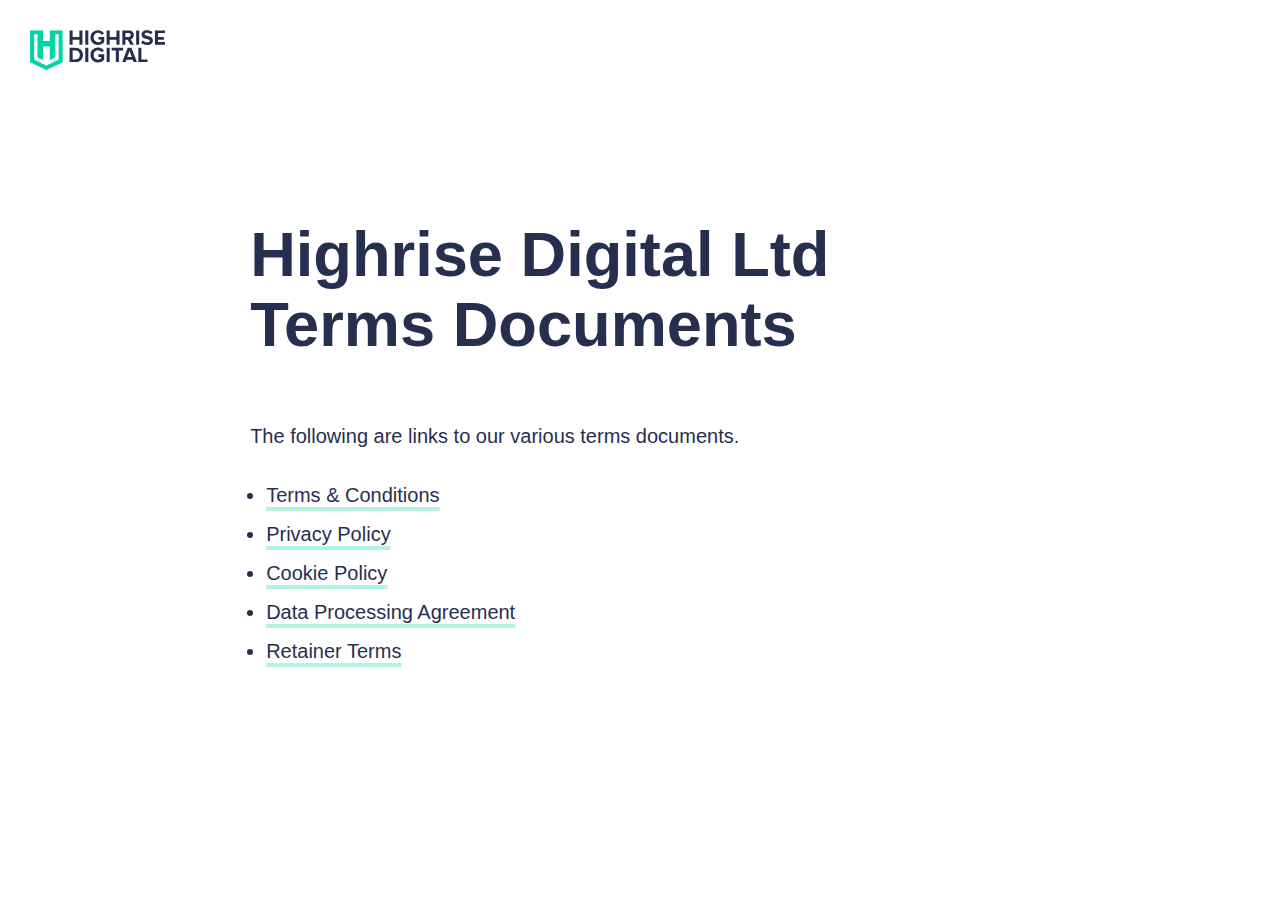
<file: index.html>
<!doctype html>

<html lang="en">
<head>
	<meta charset="utf-8">
	<title>Highrise Digital Terms & Conditions</title>
	<meta name="description" content="Highrise Digital terms and conditions">
	<meta name="author" content="Highrise Digital">
	<link rel="stylesheet" href="assets/css/block-library.css">
	<link rel="stylesheet" href="assets/css/style.css">

	<style id="global-styles-inline-css" type="text/css">
		body{--wp--preset--color--black: #000000;--wp--preset--color--cyan-bluish-gray: #abb8c3;--wp--preset--color--white: #FFFFFF;--wp--preset--color--pale-pink: #f78da7;--wp--preset--color--vivid-red: #cf2e2e;--wp--preset--color--luminous-vivid-orange: #ff6900;--wp--preset--color--luminous-vivid-amber: #fcb900;--wp--preset--color--light-green-cyan: #7bdcb5;--wp--preset--color--vivid-green-cyan: #00d084;--wp--preset--color--pale-cyan-blue: #8ed1fc;--wp--preset--color--vivid-cyan-blue: #0693e3;--wp--preset--color--vivid-purple: #9b51e0;--wp--preset--color--brand-1: var(--color--brand-1);--wp--preset--color--brand-2: var(--color--brand-2);--wp--preset--color--brand-text: var(--color--brand-text);--wp--preset--color--sr-black: #333333;--wp--preset--color--black-80: #5C5C5C;--wp--preset--color--black-40: #ADADAD;--wp--preset--color--black-20: #D6D6D6;--wp--preset--color--black-10: #EBEBEB;--wp--preset--color--black-05: #F5F5F5;--wp--preset--gradient--vivid-cyan-blue-to-vivid-purple: linear-gradient(135deg,rgba(6,147,227,1) 0%,rgb(155,81,224) 100%);--wp--preset--gradient--light-green-cyan-to-vivid-green-cyan: linear-gradient(135deg,rgb(122,220,180) 0%,rgb(0,208,130) 100%);--wp--preset--gradient--luminous-vivid-amber-to-luminous-vivid-orange: linear-gradient(135deg,rgba(252,185,0,1) 0%,rgba(255,105,0,1) 100%);--wp--preset--gradient--luminous-vivid-orange-to-vivid-red: linear-gradient(135deg,rgba(255,105,0,1) 0%,rgb(207,46,46) 100%);--wp--preset--gradient--very-light-gray-to-cyan-bluish-gray: linear-gradient(135deg,rgb(238,238,238) 0%,rgb(169,184,195) 100%);--wp--preset--gradient--cool-to-warm-spectrum: linear-gradient(135deg,rgb(74,234,220) 0%,rgb(151,120,209) 20%,rgb(207,42,186) 40%,rgb(238,44,130) 60%,rgb(251,105,98) 80%,rgb(254,248,76) 100%);--wp--preset--gradient--blush-light-purple: linear-gradient(135deg,rgb(255,206,236) 0%,rgb(152,150,240) 100%);--wp--preset--gradient--blush-bordeaux: linear-gradient(135deg,rgb(254,205,165) 0%,rgb(254,45,45) 50%,rgb(107,0,62) 100%);--wp--preset--gradient--luminous-dusk: linear-gradient(135deg,rgb(255,203,112) 0%,rgb(199,81,192) 50%,rgb(65,88,208) 100%);--wp--preset--gradient--pale-ocean: linear-gradient(135deg,rgb(255,245,203) 0%,rgb(182,227,212) 50%,rgb(51,167,181) 100%);--wp--preset--gradient--electric-grass: linear-gradient(135deg,rgb(202,248,128) 0%,rgb(113,206,126) 100%);--wp--preset--gradient--midnight: linear-gradient(135deg,rgb(2,3,129) 0%,rgb(40,116,252) 100%);--wp--preset--gradient--simple-social-images: radial-gradient( circle farthest-corner at 10.2% 55.8%,  rgba(252,37,103,1) 0%, rgba(250,38,151,1) 46.2%, rgba(186,8,181,1) 90.1% );--wp--preset--duotone--dark-grayscale: url('#wp-duotone-dark-grayscale');--wp--preset--duotone--grayscale: url('#wp-duotone-grayscale');--wp--preset--duotone--purple-yellow: url('#wp-duotone-purple-yellow');--wp--preset--duotone--blue-red: url('#wp-duotone-blue-red');--wp--preset--duotone--midnight: url('#wp-duotone-midnight');--wp--preset--duotone--magenta-yellow: url('#wp-duotone-magenta-yellow');--wp--preset--duotone--purple-green: url('#wp-duotone-purple-green');--wp--preset--duotone--blue-orange: url('#wp-duotone-blue-orange');--wp--preset--font-size--small: var(--step--1);--wp--preset--font-size--medium: var(--step-1);--wp--preset--font-size--large: var(--step-2);--wp--preset--font-size--x-large: 42px;--wp--preset--font-size--tiny: var(--step--2);--wp--preset--font-size--normal: var(--step-0);--wp--preset--font-size--extra-large: var(--step-3);--wp--preset--font-size--huge: var(--step-4);--wp--preset--font-size--gigantic: var(--step-5);--wp--preset--font-family--inter: Inter, sans-serif;--wp--preset--font-family--cursive: 'Caveat', cursive;}body { margin: 0; }body{background-color: var(--wp--preset--color--white);color: var(--wp--preset--color--brand-text, var(--wp--preset--color--brand-2));font-family: var(--wp--preset--font-family--inter);font-size: var(--wp--preset--font-size--normal);line-height: 1.444;}.wp-site-blocks > .alignleft { float: left; margin-right: 2em; }.wp-site-blocks > .alignright { float: right; margin-left: 2em; }.wp-site-blocks > .aligncenter { justify-content: center; margin-left: auto; margin-right: auto; }h1{font-family: var(--wp--preset--font-family--museo);font-size: var(--wp--preset--font-size--huge);}h2{font-size: var(--wp--preset--font-size--large);font-weight: bold;}h3{font-size: var(--wp--preset--font-size--medium);font-weight: bold;}h4{font-size: var(--wp--preset--font-size--normal);font-weight: bold;}h5{font-size: var(--wp--preset--font-size--normal);}h6{font-size: var(--wp--preset--font-size--small);}.has-black-color{color: var(--wp--preset--color--black) !important;}.has-cyan-bluish-gray-color{color: var(--wp--preset--color--cyan-bluish-gray) !important;}.has-white-color{color: var(--wp--preset--color--white) !important;}.has-pale-pink-color{color: var(--wp--preset--color--pale-pink) !important;}.has-vivid-red-color{color: var(--wp--preset--color--vivid-red) !important;}.has-luminous-vivid-orange-color{color: var(--wp--preset--color--luminous-vivid-orange) !important;}.has-luminous-vivid-amber-color{color: var(--wp--preset--color--luminous-vivid-amber) !important;}.has-light-green-cyan-color{color: var(--wp--preset--color--light-green-cyan) !important;}.has-vivid-green-cyan-color{color: var(--wp--preset--color--vivid-green-cyan) !important;}.has-pale-cyan-blue-color{color: var(--wp--preset--color--pale-cyan-blue) !important;}.has-vivid-cyan-blue-color{color: var(--wp--preset--color--vivid-cyan-blue) !important;}.has-vivid-purple-color{color: var(--wp--preset--color--vivid-purple) !important;}.has-brand-1-color{color: var(--wp--preset--color--brand-1) !important;}.has-brand-2-color{color: var(--wp--preset--color--brand-2) !important;}.has-brand-text-color{color: var(--wp--preset--color--brand-text) !important;}.has-sr-black-color{color: var(--wp--preset--color--sr-black) !important;}.has-black-80-color{color: var(--wp--preset--color--black-80) !important;}.has-black-40-color{color: var(--wp--preset--color--black-40) !important;}.has-black-20-color{color: var(--wp--preset--color--black-20) !important;}.has-black-10-color{color: var(--wp--preset--color--black-10) !important;}.has-black-05-color{color: var(--wp--preset--color--black-05) !important;}.has-black-background-color{background-color: var(--wp--preset--color--black) !important;}.has-cyan-bluish-gray-background-color{background-color: var(--wp--preset--color--cyan-bluish-gray) !important;}.has-white-background-color{background-color: var(--wp--preset--color--white) !important;}.has-pale-pink-background-color{background-color: var(--wp--preset--color--pale-pink) !important;}.has-vivid-red-background-color{background-color: var(--wp--preset--color--vivid-red) !important;}.has-luminous-vivid-orange-background-color{background-color: var(--wp--preset--color--luminous-vivid-orange) !important;}.has-luminous-vivid-amber-background-color{background-color: var(--wp--preset--color--luminous-vivid-amber) !important;}.has-light-green-cyan-background-color{background-color: var(--wp--preset--color--light-green-cyan) !important;}.has-vivid-green-cyan-background-color{background-color: var(--wp--preset--color--vivid-green-cyan) !important;}.has-pale-cyan-blue-background-color{background-color: var(--wp--preset--color--pale-cyan-blue) !important;}.has-vivid-cyan-blue-background-color{background-color: var(--wp--preset--color--vivid-cyan-blue) !important;}.has-vivid-purple-background-color{background-color: var(--wp--preset--color--vivid-purple) !important;}.has-brand-1-background-color{background-color: var(--wp--preset--color--brand-1) !important;}.has-brand-2-background-color{background-color: var(--wp--preset--color--brand-2) !important;}.has-brand-text-background-color{background-color: var(--wp--preset--color--brand-text) !important;}.has-sr-black-background-color{background-color: var(--wp--preset--color--sr-black) !important;}.has-black-80-background-color{background-color: var(--wp--preset--color--black-80) !important;}.has-black-40-background-color{background-color: var(--wp--preset--color--black-40) !important;}.has-black-20-background-color{background-color: var(--wp--preset--color--black-20) !important;}.has-black-10-background-color{background-color: var(--wp--preset--color--black-10) !important;}.has-black-05-background-color{background-color: var(--wp--preset--color--black-05) !important;}.has-black-border-color{border-color: var(--wp--preset--color--black) !important;}.has-cyan-bluish-gray-border-color{border-color: var(--wp--preset--color--cyan-bluish-gray) !important;}.has-white-border-color{border-color: var(--wp--preset--color--white) !important;}.has-pale-pink-border-color{border-color: var(--wp--preset--color--pale-pink) !important;}.has-vivid-red-border-color{border-color: var(--wp--preset--color--vivid-red) !important;}.has-luminous-vivid-orange-border-color{border-color: var(--wp--preset--color--luminous-vivid-orange) !important;}.has-luminous-vivid-amber-border-color{border-color: var(--wp--preset--color--luminous-vivid-amber) !important;}.has-light-green-cyan-border-color{border-color: var(--wp--preset--color--light-green-cyan) !important;}.has-vivid-green-cyan-border-color{border-color: var(--wp--preset--color--vivid-green-cyan) !important;}.has-pale-cyan-blue-border-color{border-color: var(--wp--preset--color--pale-cyan-blue) !important;}.has-vivid-cyan-blue-border-color{border-color: var(--wp--preset--color--vivid-cyan-blue) !important;}.has-vivid-purple-border-color{border-color: var(--wp--preset--color--vivid-purple) !important;}.has-brand-1-border-color{border-color: var(--wp--preset--color--brand-1) !important;}.has-brand-2-border-color{border-color: var(--wp--preset--color--brand-2) !important;}.has-brand-text-border-color{border-color: var(--wp--preset--color--brand-text) !important;}.has-sr-black-border-color{border-color: var(--wp--preset--color--sr-black) !important;}.has-black-80-border-color{border-color: var(--wp--preset--color--black-80) !important;}.has-black-40-border-color{border-color: var(--wp--preset--color--black-40) !important;}.has-black-20-border-color{border-color: var(--wp--preset--color--black-20) !important;}.has-black-10-border-color{border-color: var(--wp--preset--color--black-10) !important;}.has-black-05-border-color{border-color: var(--wp--preset--color--black-05) !important;}.has-vivid-cyan-blue-to-vivid-purple-gradient-background{background: var(--wp--preset--gradient--vivid-cyan-blue-to-vivid-purple) !important;}.has-light-green-cyan-to-vivid-green-cyan-gradient-background{background: var(--wp--preset--gradient--light-green-cyan-to-vivid-green-cyan) !important;}.has-luminous-vivid-amber-to-luminous-vivid-orange-gradient-background{background: var(--wp--preset--gradient--luminous-vivid-amber-to-luminous-vivid-orange) !important;}.has-luminous-vivid-orange-to-vivid-red-gradient-background{background: var(--wp--preset--gradient--luminous-vivid-orange-to-vivid-red) !important;}.has-very-light-gray-to-cyan-bluish-gray-gradient-background{background: var(--wp--preset--gradient--very-light-gray-to-cyan-bluish-gray) !important;}.has-cool-to-warm-spectrum-gradient-background{background: var(--wp--preset--gradient--cool-to-warm-spectrum) !important;}.has-blush-light-purple-gradient-background{background: var(--wp--preset--gradient--blush-light-purple) !important;}.has-blush-bordeaux-gradient-background{background: var(--wp--preset--gradient--blush-bordeaux) !important;}.has-luminous-dusk-gradient-background{background: var(--wp--preset--gradient--luminous-dusk) !important;}.has-pale-ocean-gradient-background{background: var(--wp--preset--gradient--pale-ocean) !important;}.has-electric-grass-gradient-background{background: var(--wp--preset--gradient--electric-grass) !important;}.has-midnight-gradient-background{background: var(--wp--preset--gradient--midnight) !important;}.has-simple-social-images-gradient-background{background: var(--wp--preset--gradient--simple-social-images) !important;}.has-small-font-size{font-size: var(--wp--preset--font-size--small) !important;}.has-medium-font-size{font-size: var(--wp--preset--font-size--medium) !important;}.has-large-font-size{font-size: var(--wp--preset--font-size--large) !important;}.has-x-large-font-size{font-size: var(--wp--preset--font-size--x-large) !important;}.has-tiny-font-size{font-size: var(--wp--preset--font-size--tiny) !important;}.has-normal-font-size{font-size: var(--wp--preset--font-size--normal) !important;}.has-extra-large-font-size{font-size: var(--wp--preset--font-size--extra-large) !important;}.has-huge-font-size{font-size: var(--wp--preset--font-size--huge) !important;}.has-gigantic-font-size{font-size: var(--wp--preset--font-size--gigantic) !important;}.has-inter-font-family{font-family: var(--wp--preset--font-family--inter) !important;}.has-cursive-font-family{font-family: var(--wp--preset--font-family--cursive) !important;}
	</style>

</head>

<body>

	<header class="site-header" id="site-header">

		<div class="skip-link">
			<a href="#main">Skip to content</a>
		</div>

		<div class="site-header__inner">

			<div class="site-info">

				<a class="site-info__logo" href="https://highrise.digital/terms/">

					<svg class="site-title__logo" width="186px" height="55px" viewBox="0 0 186 55" version="1.1" xmlns="http://www.w3.org/2000/svg" xmlns:xlink="http://www.w3.org/1999/xlink"> <defs> <polygon id="path-1" points="0 0.220859375 45.1034375 0.220859375 45.1034375 55 0 55"></polygon> </defs> <g id="Page-1" stroke="none" stroke-width="1" fill="none" fill-rule="evenodd"> <g id="Desktop-HD-Copy-5" transform="translate(-326.000000, -89.000000)"> <g id="HD_RGB" transform="translate(326.000000, 89.000000)"> <g id="Group-3" class="logo-shape"> <mask id="mask-2" fill="white"> <use xlink:href="#path-1"></use> </mask> <g id="Clip-2"></g> <path d="M39.3344531,40.7876562 L22.6505469,48.7325781 C22.5878125,48.7617969 22.515625,48.7617969 22.4528906,48.7325781 L5.76898437,40.7876562 C5.6890625,40.7498437 5.6375,40.6690625 5.6375,40.5796875 L5.6375,6.08953125 C5.6375,5.96234375 5.74148437,5.85921875 5.86867187,5.85921875 L10.1053906,5.85921875 C10.2334375,5.85921875 10.3365625,5.96234375 10.3365625,6.08953125 L10.3365625,37.6492187 C10.3365625,37.7377344 10.3872656,37.8185156 10.4671875,37.8571875 L17.524375,41.2173437 C17.6764844,41.2895312 17.8535156,41.1786719 17.8535156,41.009375 L17.8535156,23.0028906 C17.8535156,22.8757031 17.9566406,22.7725781 18.0838281,22.7725781 L27.0196094,22.7725781 C27.1467969,22.7725781 27.2499219,22.8757031 27.2499219,23.0028906 L27.2499219,41.009375 C27.2499219,41.1786719 27.4260938,41.2895312 27.5790625,41.2173437 L34.6353906,37.8571875 C34.7161719,37.8185156 34.766875,37.7377344 34.766875,37.6492187 L34.766875,6.08953125 C34.766875,5.96234375 34.87,5.85921875 34.9980469,5.85921875 L39.2347656,5.85921875 C39.3619531,5.85921875 39.4650781,5.96234375 39.4650781,6.08953125 L39.4650781,40.5796875 C39.4650781,40.6690625 39.414375,40.7498437 39.3344531,40.7876562 Z M27.2499219,0.451171875 L27.2499219,15.0253125 C27.2499219,15.1525 27.1467969,15.255625 27.0196094,15.255625 L18.0838281,15.255625 C17.9566406,15.255625 17.8535156,15.1525 17.8535156,15.0253125 L17.8535156,0.451171875 C17.8535156,0.323984375 17.7503906,0.220859375 17.6232031,0.220859375 L0.2303125,0.220859375 C0.103125,0.220859375 0,0.323984375 0,0.451171875 L0,44.1400781 C0,44.2294531 0.0515625,44.3102344 0.131484375,44.3480469 L22.4528906,54.9776562 C22.515625,55.0077344 22.5878125,55.0077344 22.6505469,54.9776562 L44.9719531,44.3480469 C45.051875,44.3102344 45.1034375,44.2294531 45.1034375,44.1400781 L45.1034375,0.451171875 C45.1034375,0.323984375 45.0003125,0.220859375 44.873125,0.220859375 L27.4802344,0.220859375 C27.3530469,0.220859375 27.2499219,0.323984375 27.2499219,0.451171875 Z" id="Fill-1" fill="#00D6A5" mask="url(#mask-2)"></path> </g> <path d="M67.91125,20.0483594 L67.91125,13.4535156 C67.91125,13.3409375 67.8201563,13.2498438 67.7075781,13.2498438 L58.80875,13.2498438 C58.6961719,13.2498438 58.6050781,13.3409375 58.6050781,13.4535156 L58.6050781,20.0483594 C58.6050781,20.1609375 58.5139844,20.2520313 58.4014063,20.2520313 L54.6132813,20.2520313 C54.5007031,20.2520313 54.4096094,20.1609375 54.4096094,20.0483594 L54.4096094,0.750234375 C54.4096094,0.63765625 54.5007031,0.5465625 54.6132813,0.5465625 L58.4014063,0.5465625 C58.5139844,0.5465625 58.6050781,0.63765625 58.6050781,0.750234375 L58.6050781,9.3534375 C58.6050781,9.46601563 58.6961719,9.55710938 58.80875,9.55710938 L67.7075781,9.55710938 C67.8201563,9.55710938 67.91125,9.46601563 67.91125,9.3534375 L67.91125,0.750234375 C67.91125,0.63765625 68.0023437,0.5465625 68.1149219,0.5465625 L71.9322656,0.5465625 C72.0448437,0.5465625 72.1359375,0.63765625 72.1359375,0.750234375 L72.1359375,20.0483594 C72.1359375,20.1609375 72.0448437,20.2520313 71.9322656,20.2520313 L68.1149219,20.2520313 C68.0023437,20.2520313 67.91125,20.1609375 67.91125,20.0483594" id="Fill-4" fill="#262E4D"></path> <path d="M76.0065625,20.0475 L76.0065625,0.750234375 C76.0065625,0.63765625 76.0985156,0.5465625 76.2110938,0.5465625 L79.9975,0.5465625 C80.1109375,0.5465625 80.2020313,0.63765625 80.2020313,0.750234375 L80.2020313,20.0475 C80.2020313,20.1609375 80.1109375,20.2520313 79.9975,20.2520313 L76.2110938,20.2520313 C76.0985156,20.2520313 76.0065625,20.1609375 76.0065625,20.0475" id="Fill-5" fill="#262E4D"></path> <path d="M83.1565625,10.4139063 C83.1565625,4.18 87.883125,0.220859375 93.644375,0.220859375 C97.6413281,0.220859375 100.183359,2.18023437 101.677813,4.43695312 C101.743984,4.53664062 101.707891,4.67242187 101.603047,4.72914062 L98.4749219,6.42640625 C98.3829688,6.47625 98.2703906,6.44703125 98.2102344,6.36023437 C97.3010156,5.039375 95.6639062,3.94367187 93.644375,3.94367187 C90.069375,3.94367187 87.4697656,6.69109375 87.4697656,10.4139063 C87.4697656,14.1367187 90.069375,16.8841406 93.644375,16.8841406 C95.3399219,16.8841406 96.95125,16.1579687 97.7719531,15.4378125 C97.8166406,15.3991406 97.8398438,15.3432812 97.8398438,15.2839844 L97.8398438,13.4242969 C97.8398438,13.3117188 97.74875,13.220625 97.6361719,13.220625 L94.2992188,13.220625 C94.1866406,13.220625 94.0955469,13.1295312 94.0955469,13.0169531 L94.0955469,9.76078125 C94.0955469,9.64820312 94.1866406,9.55710938 94.2992188,9.55710938 L101.831641,9.55710938 C101.943359,9.55710938 102.035313,9.64820312 102.035313,9.76078125 L102.035313,16.8334375 C102.035313,16.885 102.015547,16.9348437 101.981172,16.9726562 C99.97625,19.1846875 97.1875781,20.6361719 93.644375,20.6361719 C87.883125,20.6361719 83.1565625,16.6185938 83.1565625,10.4139063" id="Fill-6" fill="#262E4D"></path> <path d="M118.875625,20.0483594 L118.875625,13.4535156 C118.875625,13.3409375 118.784531,13.2498438 118.671953,13.2498438 L109.772266,13.2498438 C109.659688,13.2498438 109.568594,13.3409375 109.568594,13.4535156 L109.568594,20.0483594 C109.568594,20.1609375 109.4775,20.2520313 109.365781,20.2520313 L105.576797,20.2520313 C105.465078,20.2520313 105.373984,20.1609375 105.373984,20.0483594 L105.373984,0.749375 C105.373984,0.63765625 105.465078,0.5465625 105.576797,0.5465625 L109.365781,0.5465625 C109.4775,0.5465625 109.568594,0.63765625 109.568594,0.749375 L109.568594,9.3534375 C109.568594,9.46601563 109.659688,9.55710938 109.772266,9.55710938 L118.671953,9.55710938 C118.784531,9.55710938 118.875625,9.46601563 118.875625,9.3534375 L118.875625,0.749375 C118.875625,0.63765625 118.966719,0.5465625 119.078437,0.5465625 L122.896641,0.5465625 C123.009219,0.5465625 123.100313,0.63765625 123.100313,0.749375 L123.100313,20.0483594 C123.100313,20.1609375 123.009219,20.2520313 122.896641,20.2520313 L119.078437,20.2520313 C118.966719,20.2520313 118.875625,20.1609375 118.875625,20.0483594" id="Fill-7" fill="#262E4D"></path> <path d="M138.522656,6.89820313 C138.522656,5.24390625 137.2525,4.23929688 135.568125,4.23929688 L131.370078,4.23929688 C131.2575,4.23929688 131.166406,4.33039063 131.166406,4.44382812 L131.166406,9.35257812 C131.166406,9.46601563 131.2575,9.55710938 131.370078,9.55710938 L135.568125,9.55710938 C137.2525,9.55710938 138.522656,8.5525 138.522656,6.89820313 Z M138.050859,20.1463281 L134.297109,13.3555469 C134.261016,13.2902344 134.192266,13.2498438 134.118359,13.2498438 L131.370078,13.2498438 C131.2575,13.2498438 131.166406,13.3417969 131.166406,13.454375 L131.166406,20.0475 C131.166406,20.1600781 131.074453,20.2520313 130.961875,20.2520313 L127.175469,20.2520313 C127.062031,20.2520313 126.970937,20.1600781 126.970937,20.0475 L126.970937,0.750234375 C126.970937,0.63765625 127.062031,0.5465625 127.175469,0.5465625 L136.188594,0.5465625 C140.295547,0.5465625 142.806641,3.2346875 142.806641,6.89820313 C142.806641,10.2428906 140.794844,12.0914063 138.752969,12.6800781 C138.623203,12.7170313 138.561328,12.863125 138.630078,12.9791406 L142.743047,19.9435156 C142.822969,20.0801562 142.725,20.2520313 142.566875,20.2520313 L138.229609,20.2520313 C138.154844,20.2520313 138.086953,20.2116406 138.050859,20.1463281 Z" id="Fill-8" fill="#262E4D"></path> <path d="M145.968281,20.0483594 L145.968281,0.750234375 C145.968281,0.63765625 146.059375,0.5465625 146.171953,0.5465625 L149.960078,0.5465625 C150.071797,0.5465625 150.162891,0.63765625 150.162891,0.750234375 L150.162891,20.0483594 C150.162891,20.1609375 150.071797,20.2520313 149.960078,20.2520313 L146.171953,20.2520313 C146.059375,20.2520313 145.968281,20.1609375 145.968281,20.0483594" id="Fill-9" fill="#262E4D"></path> <path d="M152.834688,17.3327344 L154.868828,14.4804688 C154.941875,14.3773437 155.087109,14.3670312 155.177344,14.4555469 C156.568672,15.82625 158.66125,16.9434375 161.272031,16.9434375 C163.576016,16.9434375 164.699219,15.8795312 164.699219,14.7571875 C164.699219,11.2707031 153.35375,13.6640625 153.35375,6.24851563 C153.35375,2.96914062 156.190547,0.2509375 160.828594,0.2509375 C163.88625,0.2509375 166.436016,1.1515625 168.369609,2.87117188 C168.449531,2.94164063 168.459844,3.06367187 168.395391,3.14875 L166.307969,5.89703125 C166.236641,5.99070312 166.102578,6.001875 166.013203,5.92453125 C164.437969,4.54867187 162.385781,3.91445312 160.444453,3.91445312 C158.642344,3.91445312 157.637734,4.71195312 157.637734,5.89359375 C157.637734,9.02515625 168.953125,6.92742188 168.953125,14.2845312 C168.953125,17.88875 166.382734,20.6060938 161.064922,20.6060938 C157.367031,20.6060938 154.686641,19.3917969 152.857031,17.5982813 C152.784844,17.5278125 152.777109,17.414375 152.834688,17.3327344" id="Fill-10" fill="#262E4D"></path> <path d="M171.789922,20.0492187 L171.789922,0.748515625 C171.789922,0.636796875 171.880156,0.5465625 171.991875,0.5465625 L185.532187,0.5465625 C185.643906,0.5465625 185.734141,0.636796875 185.734141,0.748515625 L185.734141,4.03648437 C185.734141,4.1490625 185.643906,4.23929687 185.532187,4.23929687 L176.187344,4.23929687 C176.075625,4.23929687 175.985391,4.32953125 175.985391,4.44125 L175.985391,9.35515625 C175.985391,9.466875 176.075625,9.55710938 176.187344,9.55710938 L183.870156,9.55710938 C183.981875,9.55710938 184.072969,9.64820312 184.072969,9.75992187 L184.072969,13.0478906 C184.072969,13.1596094 183.981875,13.2498438 183.870156,13.2498438 L176.187344,13.2498438 C176.075625,13.2498438 175.985391,13.3409375 175.985391,13.4526562 L175.985391,16.3564844 C175.985391,16.4682031 176.075625,16.5592969 176.187344,16.5592969 L185.532187,16.5592969 C185.643906,16.5592969 185.734141,16.6495313 185.734141,16.76125 L185.734141,20.0492187 C185.734141,20.1617969 185.643906,20.2520313 185.532187,20.2520313 L171.991875,20.2520313 C171.880156,20.2520313 171.789922,20.1617969 171.789922,20.0492187" id="Fill-11" fill="#262E4D"></path> <path d="M68.5660937,34.3260156 C68.5660937,30.8395313 66.4391406,28.1505469 62.3914844,28.1505469 L58.8078906,28.1505469 C58.6961719,28.1505469 58.6050781,28.2416406 58.6050781,28.3542187 L58.6050781,40.2677344 C58.6050781,40.3803125 58.6961719,40.4705469 58.8078906,40.4705469 L62.3914844,40.4705469 C66.2913281,40.4705469 68.5660937,37.6638281 68.5660937,34.3260156 Z M54.4096094,43.9604688 L54.4096094,24.6614844 C54.4096094,24.5489063 54.5007031,24.4578125 54.6124219,24.4578125 L62.3914844,24.4578125 C68.5660937,24.4578125 72.8500781,28.386875 72.8500781,34.3260156 C72.8500781,40.2634375 68.5660937,44.1641406 62.3914844,44.1641406 L54.6124219,44.1641406 C54.5007031,44.1641406 54.4096094,44.0730469 54.4096094,43.9604688 Z" id="Fill-12" fill="#262E4D"></path> <path d="M76.0065625,43.9596094 L76.0065625,24.6614844 C76.0065625,24.5489063 76.0976562,24.4578125 76.2102344,24.4578125 L79.9983594,24.4578125 C80.1109375,24.4578125 80.2020313,24.5489063 80.2020313,24.6614844 L80.2020313,43.9596094 C80.2020313,44.0721875 80.1109375,44.1641406 79.9983594,44.1641406 L76.2102344,44.1641406 C76.0976562,44.1641406 76.0065625,44.0721875 76.0065625,43.9596094" id="Fill-13" fill="#262E4D"></path> <path d="M83.1565625,34.3260156 C83.1565625,28.0921094 87.883125,24.1329687 93.644375,24.1329687 C97.6413281,24.1329687 100.183359,26.0923438 101.677813,28.3482031 C101.743984,28.44875 101.707891,28.5845313 101.603047,28.64125 L98.4749219,30.3376563 C98.3829688,30.3875 98.2703906,30.3582813 98.2102344,30.2723438 C97.3001563,28.950625 95.6639062,27.8549219 93.644375,27.8549219 C90.069375,27.8549219 87.4697656,30.6032031 87.4697656,34.3260156 C87.4697656,38.0479688 90.069375,40.7953906 93.644375,40.7953906 C95.3399219,40.7953906 96.95125,40.0692188 97.7719531,39.3499219 C97.8166406,39.31125 97.8398438,39.2545313 97.8398438,39.1960938 L97.8398438,37.3364063 C97.8398438,37.2238281 97.74875,37.131875 97.6353125,37.131875 L94.2992188,37.131875 C94.1866406,37.131875 94.0955469,37.0407813 94.0955469,36.9282031 L94.0955469,33.6728906 C94.0955469,33.5603125 94.1866406,33.4692187 94.2992188,33.4692187 L101.830781,33.4692187 C101.943359,33.4692187 102.035313,33.5603125 102.035313,33.6728906 L102.035313,40.7455469 C102.035313,40.79625 102.015547,40.8469531 101.981172,40.8847656 C99.97625,43.0967969 97.1875781,44.5474219 93.644375,44.5474219 C87.883125,44.5474219 83.1565625,40.5298438 83.1565625,34.3260156" id="Fill-14" fill="#262E4D"></path> <path d="M105.373984,43.9613281 L105.373984,24.660625 C105.373984,24.5489063 105.464219,24.4578125 105.575938,24.4578125 L109.366641,24.4578125 C109.478359,24.4578125 109.568594,24.5489063 109.568594,24.660625 L109.568594,43.9613281 C109.568594,44.0730469 109.478359,44.1641406 109.366641,44.1641406 L105.575938,44.1641406 C105.464219,44.1641406 105.373984,44.0730469 105.373984,43.9613281" id="Fill-15" fill="#262E4D"></path> <path d="M118.018828,43.9613281 L118.018828,28.3533594 C118.018828,28.2416406 117.927734,28.1505469 117.816016,28.1505469 L112.460391,28.1505469 C112.347813,28.1505469 112.257578,28.0603125 112.257578,27.9485937 L112.257578,24.660625 C112.257578,24.5489063 112.347813,24.4578125 112.460391,24.4578125 L127.771875,24.4578125 C127.884453,24.4578125 127.974688,24.5489063 127.974688,24.660625 L127.974688,27.9485937 C127.974688,28.0603125 127.884453,28.1505469 127.771875,28.1505469 L122.446328,28.1505469 C122.33375,28.1505469 122.243516,28.2416406 122.243516,28.3533594 L122.243516,43.9613281 C122.243516,44.0730469 122.152422,44.1641406 122.040703,44.1641406 L118.220781,44.1641406 C118.109063,44.1641406 118.018828,44.0730469 118.018828,43.9613281" id="Fill-16" fill="#262E4D"></path> <path d="M136.735156,29.1835156 L133.9525,36.8886719 C133.904375,37.021875 134.003203,37.1619531 134.144141,37.1619531 L139.709453,37.1619531 C139.850391,37.1619531 139.948359,37.021875 139.901094,36.8886719 L137.118437,29.1835156 C137.053984,29.0047656 136.800469,29.0047656 136.735156,29.1835156 Z M142.314219,44.0300781 L141.200469,40.98875 C141.17125,40.9079688 141.094766,40.8546875 141.009688,40.8546875 L132.843047,40.8546875 C132.757969,40.8546875 132.682344,40.9071094 132.652266,40.9870313 L131.511016,44.0317969 C131.480938,44.1108594 131.404453,44.1641406 131.320234,44.1641406 L126.971797,44.1641406 C126.829141,44.1641406 126.730312,44.0197656 126.781875,43.8865625 L134.247266,24.5884375 C134.277344,24.5102344 134.352969,24.4578125 134.437187,24.4578125 L139.416406,24.4578125 C139.500625,24.4578125 139.57625,24.5102344 139.606328,24.5884375 L147.0425,43.8865625 C147.094063,44.020625 146.995234,44.1641406 146.852578,44.1641406 L142.505,44.1641406 C142.419922,44.1641406 142.343437,44.11 142.314219,44.0300781 Z" id="Fill-17" fill="#262E4D"></path> <path d="M148.98125,43.9613281 L148.98125,24.660625 C148.98125,24.5489063 149.072344,24.4578125 149.184063,24.4578125 L152.973906,24.4578125 C153.085625,24.4578125 153.176719,24.5489063 153.176719,24.660625 L153.176719,40.2677344 C153.176719,40.3803125 153.266953,40.4705469 153.379531,40.4705469 L161.304688,40.4705469 C161.417266,40.4705469 161.5075,40.5616406 161.5075,40.6733594 L161.5075,43.9613281 C161.5075,44.0730469 161.417266,44.1641406 161.304688,44.1641406 L149.184063,44.1641406 C149.072344,44.1641406 148.98125,44.0730469 148.98125,43.9613281" id="Fill-18" fill="#262E4D"></path> </g> </g> </g> </svg>
				</a>

			</div>

		</div><!-- // site-header__inner -->

	</header>

	<main id="main" class="entry-content">

		<h1 class="hd-block-heading__title" post-title="">Highrise Digital Ltd Terms Documents</h1>

		<p>The following are links to our various terms documents.</p>

		<ul>
			<li><a href="terms-conditions.html">Terms & Conditions</a></li>
			<li><a href="privacy-policy.html">Privacy Policy</a></li>
			<li><a href="cookie-policy.html">Cookie Policy</a></li>
			<li><a href="data-processing.html">Data Processing Agreement</a></li>
			<li><a href="retainer-terms.html">Retainer Terms</a></li>
		</ul>

	</main>

</body>
</html>
</file>
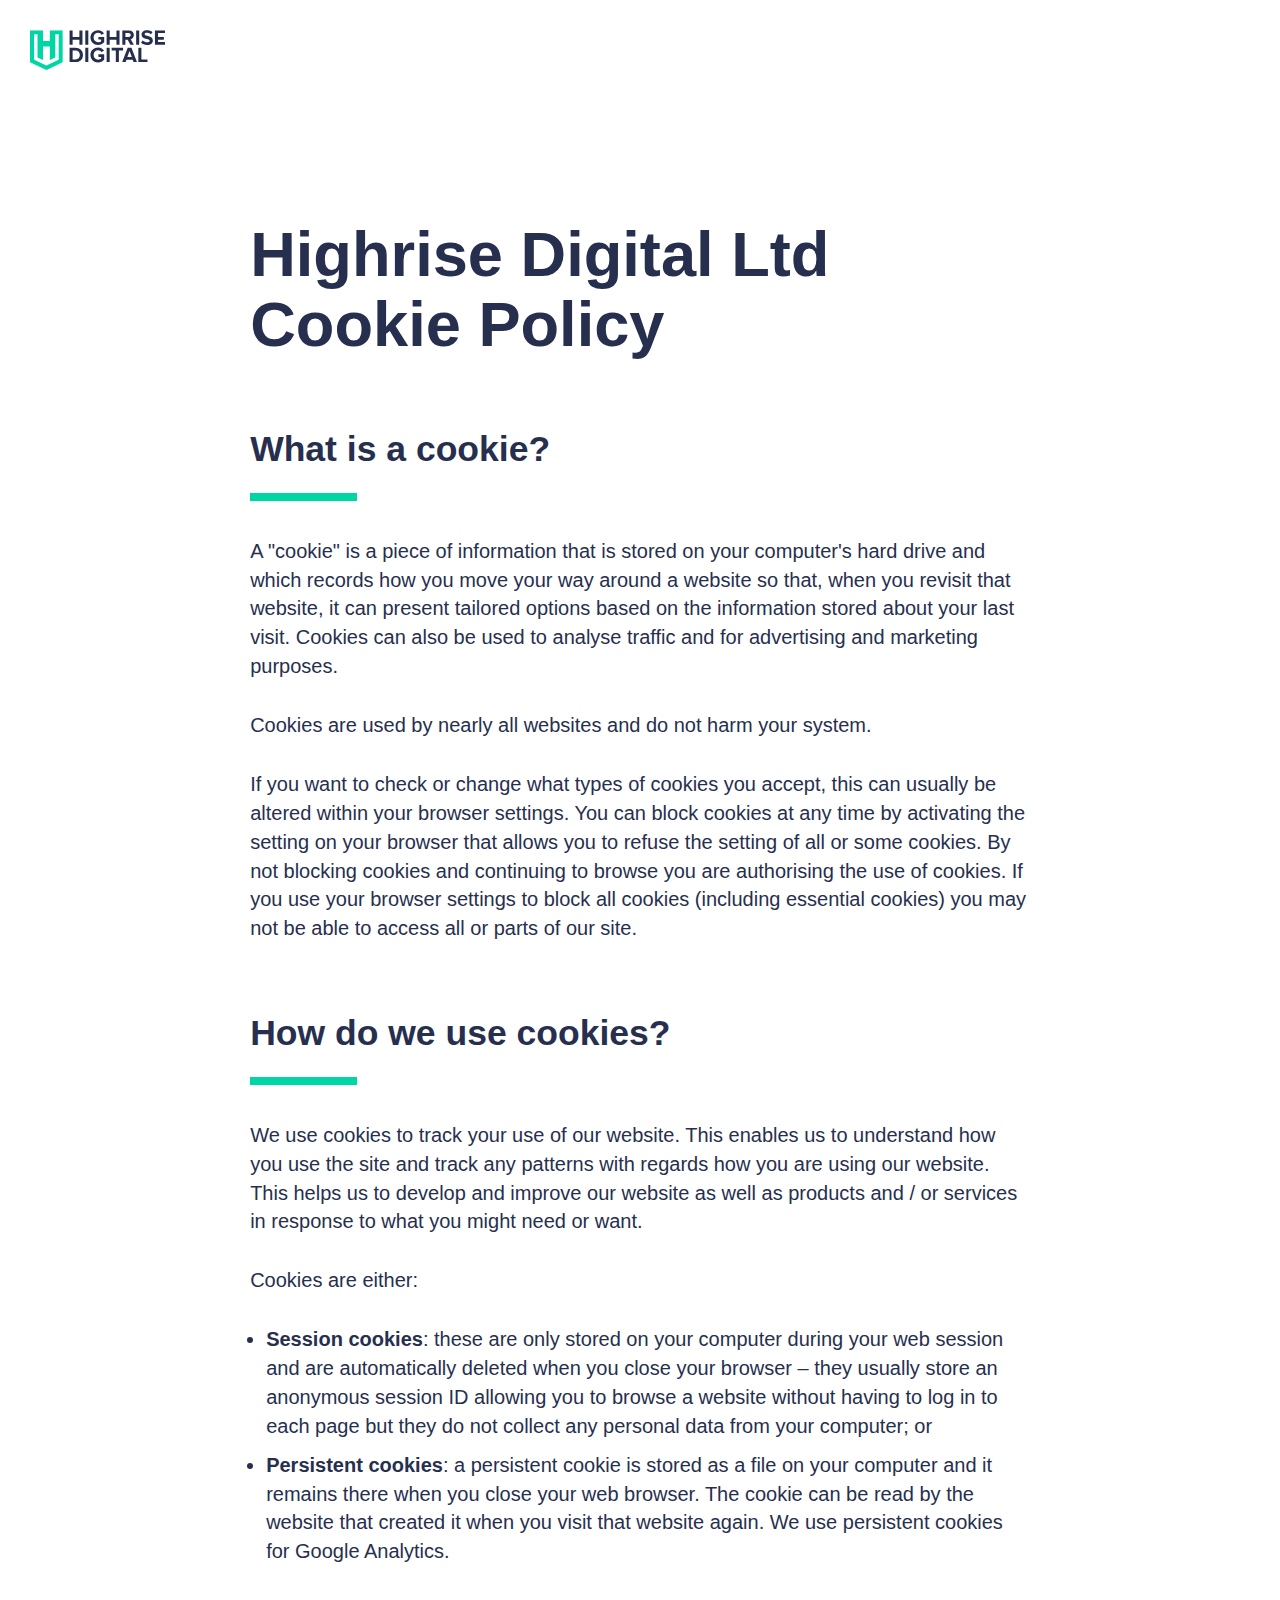
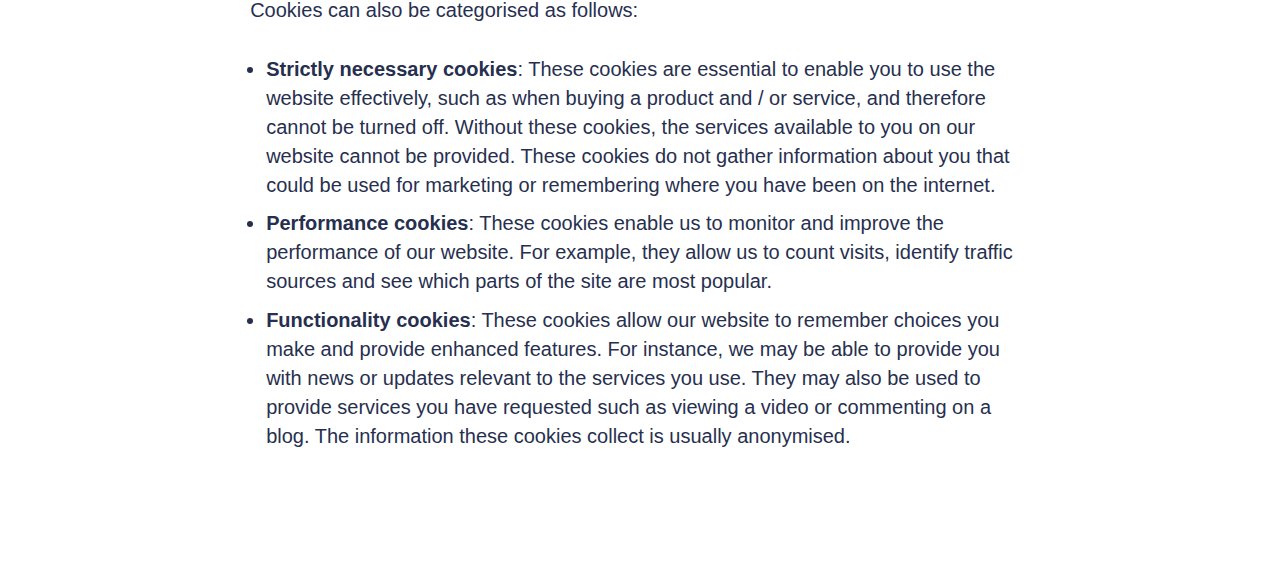
<file: cookie-policy.html>
<!doctype html>

<html lang="en">
<head>
	<meta charset="utf-8">
	<title>Highrise Digital Cookies Policy</title>
	<meta name="description" content="Highrise Digital terms and conditions">
	<meta name="author" content="Highrise Digital">
	<link rel="stylesheet" href="assets/css/block-library.css">
	<link rel="stylesheet" href="assets/css/style.css">

	<style id="global-styles-inline-css" type="text/css">
		body{--wp--preset--color--black: #000000;--wp--preset--color--cyan-bluish-gray: #abb8c3;--wp--preset--color--white: #FFFFFF;--wp--preset--color--pale-pink: #f78da7;--wp--preset--color--vivid-red: #cf2e2e;--wp--preset--color--luminous-vivid-orange: #ff6900;--wp--preset--color--luminous-vivid-amber: #fcb900;--wp--preset--color--light-green-cyan: #7bdcb5;--wp--preset--color--vivid-green-cyan: #00d084;--wp--preset--color--pale-cyan-blue: #8ed1fc;--wp--preset--color--vivid-cyan-blue: #0693e3;--wp--preset--color--vivid-purple: #9b51e0;--wp--preset--color--brand-1: var(--color--brand-1);--wp--preset--color--brand-2: var(--color--brand-2);--wp--preset--color--brand-text: var(--color--brand-text);--wp--preset--color--sr-black: #333333;--wp--preset--color--black-80: #5C5C5C;--wp--preset--color--black-40: #ADADAD;--wp--preset--color--black-20: #D6D6D6;--wp--preset--color--black-10: #EBEBEB;--wp--preset--color--black-05: #F5F5F5;--wp--preset--gradient--vivid-cyan-blue-to-vivid-purple: linear-gradient(135deg,rgba(6,147,227,1) 0%,rgb(155,81,224) 100%);--wp--preset--gradient--light-green-cyan-to-vivid-green-cyan: linear-gradient(135deg,rgb(122,220,180) 0%,rgb(0,208,130) 100%);--wp--preset--gradient--luminous-vivid-amber-to-luminous-vivid-orange: linear-gradient(135deg,rgba(252,185,0,1) 0%,rgba(255,105,0,1) 100%);--wp--preset--gradient--luminous-vivid-orange-to-vivid-red: linear-gradient(135deg,rgba(255,105,0,1) 0%,rgb(207,46,46) 100%);--wp--preset--gradient--very-light-gray-to-cyan-bluish-gray: linear-gradient(135deg,rgb(238,238,238) 0%,rgb(169,184,195) 100%);--wp--preset--gradient--cool-to-warm-spectrum: linear-gradient(135deg,rgb(74,234,220) 0%,rgb(151,120,209) 20%,rgb(207,42,186) 40%,rgb(238,44,130) 60%,rgb(251,105,98) 80%,rgb(254,248,76) 100%);--wp--preset--gradient--blush-light-purple: linear-gradient(135deg,rgb(255,206,236) 0%,rgb(152,150,240) 100%);--wp--preset--gradient--blush-bordeaux: linear-gradient(135deg,rgb(254,205,165) 0%,rgb(254,45,45) 50%,rgb(107,0,62) 100%);--wp--preset--gradient--luminous-dusk: linear-gradient(135deg,rgb(255,203,112) 0%,rgb(199,81,192) 50%,rgb(65,88,208) 100%);--wp--preset--gradient--pale-ocean: linear-gradient(135deg,rgb(255,245,203) 0%,rgb(182,227,212) 50%,rgb(51,167,181) 100%);--wp--preset--gradient--electric-grass: linear-gradient(135deg,rgb(202,248,128) 0%,rgb(113,206,126) 100%);--wp--preset--gradient--midnight: linear-gradient(135deg,rgb(2,3,129) 0%,rgb(40,116,252) 100%);--wp--preset--gradient--simple-social-images: radial-gradient( circle farthest-corner at 10.2% 55.8%,  rgba(252,37,103,1) 0%, rgba(250,38,151,1) 46.2%, rgba(186,8,181,1) 90.1% );--wp--preset--duotone--dark-grayscale: url('#wp-duotone-dark-grayscale');--wp--preset--duotone--grayscale: url('#wp-duotone-grayscale');--wp--preset--duotone--purple-yellow: url('#wp-duotone-purple-yellow');--wp--preset--duotone--blue-red: url('#wp-duotone-blue-red');--wp--preset--duotone--midnight: url('#wp-duotone-midnight');--wp--preset--duotone--magenta-yellow: url('#wp-duotone-magenta-yellow');--wp--preset--duotone--purple-green: url('#wp-duotone-purple-green');--wp--preset--duotone--blue-orange: url('#wp-duotone-blue-orange');--wp--preset--font-size--small: var(--step--1);--wp--preset--font-size--medium: var(--step-1);--wp--preset--font-size--large: var(--step-2);--wp--preset--font-size--x-large: 42px;--wp--preset--font-size--tiny: var(--step--2);--wp--preset--font-size--normal: var(--step-0);--wp--preset--font-size--extra-large: var(--step-3);--wp--preset--font-size--huge: var(--step-4);--wp--preset--font-size--gigantic: var(--step-5);--wp--preset--font-family--inter: Inter, sans-serif;--wp--preset--font-family--cursive: 'Caveat', cursive;}body { margin: 0; }body{background-color: var(--wp--preset--color--white);color: var(--wp--preset--color--brand-text, var(--wp--preset--color--brand-2));font-family: var(--wp--preset--font-family--inter);font-size: var(--wp--preset--font-size--normal);line-height: 1.444;}.wp-site-blocks > .alignleft { float: left; margin-right: 2em; }.wp-site-blocks > .alignright { float: right; margin-left: 2em; }.wp-site-blocks > .aligncenter { justify-content: center; margin-left: auto; margin-right: auto; }h1{font-family: var(--wp--preset--font-family--museo);font-size: var(--wp--preset--font-size--huge);}h2{font-size: var(--wp--preset--font-size--large);font-weight: bold;}h3{font-size: var(--wp--preset--font-size--medium);font-weight: bold;}h4{font-size: var(--wp--preset--font-size--normal);font-weight: bold;}h5{font-size: var(--wp--preset--font-size--normal);}h6{font-size: var(--wp--preset--font-size--small);}.has-black-color{color: var(--wp--preset--color--black) !important;}.has-cyan-bluish-gray-color{color: var(--wp--preset--color--cyan-bluish-gray) !important;}.has-white-color{color: var(--wp--preset--color--white) !important;}.has-pale-pink-color{color: var(--wp--preset--color--pale-pink) !important;}.has-vivid-red-color{color: var(--wp--preset--color--vivid-red) !important;}.has-luminous-vivid-orange-color{color: var(--wp--preset--color--luminous-vivid-orange) !important;}.has-luminous-vivid-amber-color{color: var(--wp--preset--color--luminous-vivid-amber) !important;}.has-light-green-cyan-color{color: var(--wp--preset--color--light-green-cyan) !important;}.has-vivid-green-cyan-color{color: var(--wp--preset--color--vivid-green-cyan) !important;}.has-pale-cyan-blue-color{color: var(--wp--preset--color--pale-cyan-blue) !important;}.has-vivid-cyan-blue-color{color: var(--wp--preset--color--vivid-cyan-blue) !important;}.has-vivid-purple-color{color: var(--wp--preset--color--vivid-purple) !important;}.has-brand-1-color{color: var(--wp--preset--color--brand-1) !important;}.has-brand-2-color{color: var(--wp--preset--color--brand-2) !important;}.has-brand-text-color{color: var(--wp--preset--color--brand-text) !important;}.has-sr-black-color{color: var(--wp--preset--color--sr-black) !important;}.has-black-80-color{color: var(--wp--preset--color--black-80) !important;}.has-black-40-color{color: var(--wp--preset--color--black-40) !important;}.has-black-20-color{color: var(--wp--preset--color--black-20) !important;}.has-black-10-color{color: var(--wp--preset--color--black-10) !important;}.has-black-05-color{color: var(--wp--preset--color--black-05) !important;}.has-black-background-color{background-color: var(--wp--preset--color--black) !important;}.has-cyan-bluish-gray-background-color{background-color: var(--wp--preset--color--cyan-bluish-gray) !important;}.has-white-background-color{background-color: var(--wp--preset--color--white) !important;}.has-pale-pink-background-color{background-color: var(--wp--preset--color--pale-pink) !important;}.has-vivid-red-background-color{background-color: var(--wp--preset--color--vivid-red) !important;}.has-luminous-vivid-orange-background-color{background-color: var(--wp--preset--color--luminous-vivid-orange) !important;}.has-luminous-vivid-amber-background-color{background-color: var(--wp--preset--color--luminous-vivid-amber) !important;}.has-light-green-cyan-background-color{background-color: var(--wp--preset--color--light-green-cyan) !important;}.has-vivid-green-cyan-background-color{background-color: var(--wp--preset--color--vivid-green-cyan) !important;}.has-pale-cyan-blue-background-color{background-color: var(--wp--preset--color--pale-cyan-blue) !important;}.has-vivid-cyan-blue-background-color{background-color: var(--wp--preset--color--vivid-cyan-blue) !important;}.has-vivid-purple-background-color{background-color: var(--wp--preset--color--vivid-purple) !important;}.has-brand-1-background-color{background-color: var(--wp--preset--color--brand-1) !important;}.has-brand-2-background-color{background-color: var(--wp--preset--color--brand-2) !important;}.has-brand-text-background-color{background-color: var(--wp--preset--color--brand-text) !important;}.has-sr-black-background-color{background-color: var(--wp--preset--color--sr-black) !important;}.has-black-80-background-color{background-color: var(--wp--preset--color--black-80) !important;}.has-black-40-background-color{background-color: var(--wp--preset--color--black-40) !important;}.has-black-20-background-color{background-color: var(--wp--preset--color--black-20) !important;}.has-black-10-background-color{background-color: var(--wp--preset--color--black-10) !important;}.has-black-05-background-color{background-color: var(--wp--preset--color--black-05) !important;}.has-black-border-color{border-color: var(--wp--preset--color--black) !important;}.has-cyan-bluish-gray-border-color{border-color: var(--wp--preset--color--cyan-bluish-gray) !important;}.has-white-border-color{border-color: var(--wp--preset--color--white) !important;}.has-pale-pink-border-color{border-color: var(--wp--preset--color--pale-pink) !important;}.has-vivid-red-border-color{border-color: var(--wp--preset--color--vivid-red) !important;}.has-luminous-vivid-orange-border-color{border-color: var(--wp--preset--color--luminous-vivid-orange) !important;}.has-luminous-vivid-amber-border-color{border-color: var(--wp--preset--color--luminous-vivid-amber) !important;}.has-light-green-cyan-border-color{border-color: var(--wp--preset--color--light-green-cyan) !important;}.has-vivid-green-cyan-border-color{border-color: var(--wp--preset--color--vivid-green-cyan) !important;}.has-pale-cyan-blue-border-color{border-color: var(--wp--preset--color--pale-cyan-blue) !important;}.has-vivid-cyan-blue-border-color{border-color: var(--wp--preset--color--vivid-cyan-blue) !important;}.has-vivid-purple-border-color{border-color: var(--wp--preset--color--vivid-purple) !important;}.has-brand-1-border-color{border-color: var(--wp--preset--color--brand-1) !important;}.has-brand-2-border-color{border-color: var(--wp--preset--color--brand-2) !important;}.has-brand-text-border-color{border-color: var(--wp--preset--color--brand-text) !important;}.has-sr-black-border-color{border-color: var(--wp--preset--color--sr-black) !important;}.has-black-80-border-color{border-color: var(--wp--preset--color--black-80) !important;}.has-black-40-border-color{border-color: var(--wp--preset--color--black-40) !important;}.has-black-20-border-color{border-color: var(--wp--preset--color--black-20) !important;}.has-black-10-border-color{border-color: var(--wp--preset--color--black-10) !important;}.has-black-05-border-color{border-color: var(--wp--preset--color--black-05) !important;}.has-vivid-cyan-blue-to-vivid-purple-gradient-background{background: var(--wp--preset--gradient--vivid-cyan-blue-to-vivid-purple) !important;}.has-light-green-cyan-to-vivid-green-cyan-gradient-background{background: var(--wp--preset--gradient--light-green-cyan-to-vivid-green-cyan) !important;}.has-luminous-vivid-amber-to-luminous-vivid-orange-gradient-background{background: var(--wp--preset--gradient--luminous-vivid-amber-to-luminous-vivid-orange) !important;}.has-luminous-vivid-orange-to-vivid-red-gradient-background{background: var(--wp--preset--gradient--luminous-vivid-orange-to-vivid-red) !important;}.has-very-light-gray-to-cyan-bluish-gray-gradient-background{background: var(--wp--preset--gradient--very-light-gray-to-cyan-bluish-gray) !important;}.has-cool-to-warm-spectrum-gradient-background{background: var(--wp--preset--gradient--cool-to-warm-spectrum) !important;}.has-blush-light-purple-gradient-background{background: var(--wp--preset--gradient--blush-light-purple) !important;}.has-blush-bordeaux-gradient-background{background: var(--wp--preset--gradient--blush-bordeaux) !important;}.has-luminous-dusk-gradient-background{background: var(--wp--preset--gradient--luminous-dusk) !important;}.has-pale-ocean-gradient-background{background: var(--wp--preset--gradient--pale-ocean) !important;}.has-electric-grass-gradient-background{background: var(--wp--preset--gradient--electric-grass) !important;}.has-midnight-gradient-background{background: var(--wp--preset--gradient--midnight) !important;}.has-simple-social-images-gradient-background{background: var(--wp--preset--gradient--simple-social-images) !important;}.has-small-font-size{font-size: var(--wp--preset--font-size--small) !important;}.has-medium-font-size{font-size: var(--wp--preset--font-size--medium) !important;}.has-large-font-size{font-size: var(--wp--preset--font-size--large) !important;}.has-x-large-font-size{font-size: var(--wp--preset--font-size--x-large) !important;}.has-tiny-font-size{font-size: var(--wp--preset--font-size--tiny) !important;}.has-normal-font-size{font-size: var(--wp--preset--font-size--normal) !important;}.has-extra-large-font-size{font-size: var(--wp--preset--font-size--extra-large) !important;}.has-huge-font-size{font-size: var(--wp--preset--font-size--huge) !important;}.has-gigantic-font-size{font-size: var(--wp--preset--font-size--gigantic) !important;}.has-inter-font-family{font-family: var(--wp--preset--font-family--inter) !important;}.has-cursive-font-family{font-family: var(--wp--preset--font-family--cursive) !important;}
	</style>

</head>

<body>

	<header class="site-header" id="site-header">

		<div class="skip-link">
			<a href="#main">Skip to content</a>
		</div>

		<div class="site-header__inner">

			<div class="site-info">

				<a class="site-info__logo" href="https://highrise.digital/terms/">

					<svg class="site-title__logo" width="186px" height="55px" viewBox="0 0 186 55" version="1.1" xmlns="http://www.w3.org/2000/svg" xmlns:xlink="http://www.w3.org/1999/xlink"> <defs> <polygon id="path-1" points="0 0.220859375 45.1034375 0.220859375 45.1034375 55 0 55"></polygon> </defs> <g id="Page-1" stroke="none" stroke-width="1" fill="none" fill-rule="evenodd"> <g id="Desktop-HD-Copy-5" transform="translate(-326.000000, -89.000000)"> <g id="HD_RGB" transform="translate(326.000000, 89.000000)"> <g id="Group-3" class="logo-shape"> <mask id="mask-2" fill="white"> <use xlink:href="#path-1"></use> </mask> <g id="Clip-2"></g> <path d="M39.3344531,40.7876562 L22.6505469,48.7325781 C22.5878125,48.7617969 22.515625,48.7617969 22.4528906,48.7325781 L5.76898437,40.7876562 C5.6890625,40.7498437 5.6375,40.6690625 5.6375,40.5796875 L5.6375,6.08953125 C5.6375,5.96234375 5.74148437,5.85921875 5.86867187,5.85921875 L10.1053906,5.85921875 C10.2334375,5.85921875 10.3365625,5.96234375 10.3365625,6.08953125 L10.3365625,37.6492187 C10.3365625,37.7377344 10.3872656,37.8185156 10.4671875,37.8571875 L17.524375,41.2173437 C17.6764844,41.2895312 17.8535156,41.1786719 17.8535156,41.009375 L17.8535156,23.0028906 C17.8535156,22.8757031 17.9566406,22.7725781 18.0838281,22.7725781 L27.0196094,22.7725781 C27.1467969,22.7725781 27.2499219,22.8757031 27.2499219,23.0028906 L27.2499219,41.009375 C27.2499219,41.1786719 27.4260938,41.2895312 27.5790625,41.2173437 L34.6353906,37.8571875 C34.7161719,37.8185156 34.766875,37.7377344 34.766875,37.6492187 L34.766875,6.08953125 C34.766875,5.96234375 34.87,5.85921875 34.9980469,5.85921875 L39.2347656,5.85921875 C39.3619531,5.85921875 39.4650781,5.96234375 39.4650781,6.08953125 L39.4650781,40.5796875 C39.4650781,40.6690625 39.414375,40.7498437 39.3344531,40.7876562 Z M27.2499219,0.451171875 L27.2499219,15.0253125 C27.2499219,15.1525 27.1467969,15.255625 27.0196094,15.255625 L18.0838281,15.255625 C17.9566406,15.255625 17.8535156,15.1525 17.8535156,15.0253125 L17.8535156,0.451171875 C17.8535156,0.323984375 17.7503906,0.220859375 17.6232031,0.220859375 L0.2303125,0.220859375 C0.103125,0.220859375 0,0.323984375 0,0.451171875 L0,44.1400781 C0,44.2294531 0.0515625,44.3102344 0.131484375,44.3480469 L22.4528906,54.9776562 C22.515625,55.0077344 22.5878125,55.0077344 22.6505469,54.9776562 L44.9719531,44.3480469 C45.051875,44.3102344 45.1034375,44.2294531 45.1034375,44.1400781 L45.1034375,0.451171875 C45.1034375,0.323984375 45.0003125,0.220859375 44.873125,0.220859375 L27.4802344,0.220859375 C27.3530469,0.220859375 27.2499219,0.323984375 27.2499219,0.451171875 Z" id="Fill-1" fill="#00D6A5" mask="url(#mask-2)"></path> </g> <path d="M67.91125,20.0483594 L67.91125,13.4535156 C67.91125,13.3409375 67.8201563,13.2498438 67.7075781,13.2498438 L58.80875,13.2498438 C58.6961719,13.2498438 58.6050781,13.3409375 58.6050781,13.4535156 L58.6050781,20.0483594 C58.6050781,20.1609375 58.5139844,20.2520313 58.4014063,20.2520313 L54.6132813,20.2520313 C54.5007031,20.2520313 54.4096094,20.1609375 54.4096094,20.0483594 L54.4096094,0.750234375 C54.4096094,0.63765625 54.5007031,0.5465625 54.6132813,0.5465625 L58.4014063,0.5465625 C58.5139844,0.5465625 58.6050781,0.63765625 58.6050781,0.750234375 L58.6050781,9.3534375 C58.6050781,9.46601563 58.6961719,9.55710938 58.80875,9.55710938 L67.7075781,9.55710938 C67.8201563,9.55710938 67.91125,9.46601563 67.91125,9.3534375 L67.91125,0.750234375 C67.91125,0.63765625 68.0023437,0.5465625 68.1149219,0.5465625 L71.9322656,0.5465625 C72.0448437,0.5465625 72.1359375,0.63765625 72.1359375,0.750234375 L72.1359375,20.0483594 C72.1359375,20.1609375 72.0448437,20.2520313 71.9322656,20.2520313 L68.1149219,20.2520313 C68.0023437,20.2520313 67.91125,20.1609375 67.91125,20.0483594" id="Fill-4" fill="#262E4D"></path> <path d="M76.0065625,20.0475 L76.0065625,0.750234375 C76.0065625,0.63765625 76.0985156,0.5465625 76.2110938,0.5465625 L79.9975,0.5465625 C80.1109375,0.5465625 80.2020313,0.63765625 80.2020313,0.750234375 L80.2020313,20.0475 C80.2020313,20.1609375 80.1109375,20.2520313 79.9975,20.2520313 L76.2110938,20.2520313 C76.0985156,20.2520313 76.0065625,20.1609375 76.0065625,20.0475" id="Fill-5" fill="#262E4D"></path> <path d="M83.1565625,10.4139063 C83.1565625,4.18 87.883125,0.220859375 93.644375,0.220859375 C97.6413281,0.220859375 100.183359,2.18023437 101.677813,4.43695312 C101.743984,4.53664062 101.707891,4.67242187 101.603047,4.72914062 L98.4749219,6.42640625 C98.3829688,6.47625 98.2703906,6.44703125 98.2102344,6.36023437 C97.3010156,5.039375 95.6639062,3.94367187 93.644375,3.94367187 C90.069375,3.94367187 87.4697656,6.69109375 87.4697656,10.4139063 C87.4697656,14.1367187 90.069375,16.8841406 93.644375,16.8841406 C95.3399219,16.8841406 96.95125,16.1579687 97.7719531,15.4378125 C97.8166406,15.3991406 97.8398438,15.3432812 97.8398438,15.2839844 L97.8398438,13.4242969 C97.8398438,13.3117188 97.74875,13.220625 97.6361719,13.220625 L94.2992188,13.220625 C94.1866406,13.220625 94.0955469,13.1295312 94.0955469,13.0169531 L94.0955469,9.76078125 C94.0955469,9.64820312 94.1866406,9.55710938 94.2992188,9.55710938 L101.831641,9.55710938 C101.943359,9.55710938 102.035313,9.64820312 102.035313,9.76078125 L102.035313,16.8334375 C102.035313,16.885 102.015547,16.9348437 101.981172,16.9726562 C99.97625,19.1846875 97.1875781,20.6361719 93.644375,20.6361719 C87.883125,20.6361719 83.1565625,16.6185938 83.1565625,10.4139063" id="Fill-6" fill="#262E4D"></path> <path d="M118.875625,20.0483594 L118.875625,13.4535156 C118.875625,13.3409375 118.784531,13.2498438 118.671953,13.2498438 L109.772266,13.2498438 C109.659688,13.2498438 109.568594,13.3409375 109.568594,13.4535156 L109.568594,20.0483594 C109.568594,20.1609375 109.4775,20.2520313 109.365781,20.2520313 L105.576797,20.2520313 C105.465078,20.2520313 105.373984,20.1609375 105.373984,20.0483594 L105.373984,0.749375 C105.373984,0.63765625 105.465078,0.5465625 105.576797,0.5465625 L109.365781,0.5465625 C109.4775,0.5465625 109.568594,0.63765625 109.568594,0.749375 L109.568594,9.3534375 C109.568594,9.46601563 109.659688,9.55710938 109.772266,9.55710938 L118.671953,9.55710938 C118.784531,9.55710938 118.875625,9.46601563 118.875625,9.3534375 L118.875625,0.749375 C118.875625,0.63765625 118.966719,0.5465625 119.078437,0.5465625 L122.896641,0.5465625 C123.009219,0.5465625 123.100313,0.63765625 123.100313,0.749375 L123.100313,20.0483594 C123.100313,20.1609375 123.009219,20.2520313 122.896641,20.2520313 L119.078437,20.2520313 C118.966719,20.2520313 118.875625,20.1609375 118.875625,20.0483594" id="Fill-7" fill="#262E4D"></path> <path d="M138.522656,6.89820313 C138.522656,5.24390625 137.2525,4.23929688 135.568125,4.23929688 L131.370078,4.23929688 C131.2575,4.23929688 131.166406,4.33039063 131.166406,4.44382812 L131.166406,9.35257812 C131.166406,9.46601563 131.2575,9.55710938 131.370078,9.55710938 L135.568125,9.55710938 C137.2525,9.55710938 138.522656,8.5525 138.522656,6.89820313 Z M138.050859,20.1463281 L134.297109,13.3555469 C134.261016,13.2902344 134.192266,13.2498438 134.118359,13.2498438 L131.370078,13.2498438 C131.2575,13.2498438 131.166406,13.3417969 131.166406,13.454375 L131.166406,20.0475 C131.166406,20.1600781 131.074453,20.2520313 130.961875,20.2520313 L127.175469,20.2520313 C127.062031,20.2520313 126.970937,20.1600781 126.970937,20.0475 L126.970937,0.750234375 C126.970937,0.63765625 127.062031,0.5465625 127.175469,0.5465625 L136.188594,0.5465625 C140.295547,0.5465625 142.806641,3.2346875 142.806641,6.89820313 C142.806641,10.2428906 140.794844,12.0914063 138.752969,12.6800781 C138.623203,12.7170313 138.561328,12.863125 138.630078,12.9791406 L142.743047,19.9435156 C142.822969,20.0801562 142.725,20.2520313 142.566875,20.2520313 L138.229609,20.2520313 C138.154844,20.2520313 138.086953,20.2116406 138.050859,20.1463281 Z" id="Fill-8" fill="#262E4D"></path> <path d="M145.968281,20.0483594 L145.968281,0.750234375 C145.968281,0.63765625 146.059375,0.5465625 146.171953,0.5465625 L149.960078,0.5465625 C150.071797,0.5465625 150.162891,0.63765625 150.162891,0.750234375 L150.162891,20.0483594 C150.162891,20.1609375 150.071797,20.2520313 149.960078,20.2520313 L146.171953,20.2520313 C146.059375,20.2520313 145.968281,20.1609375 145.968281,20.0483594" id="Fill-9" fill="#262E4D"></path> <path d="M152.834688,17.3327344 L154.868828,14.4804688 C154.941875,14.3773437 155.087109,14.3670312 155.177344,14.4555469 C156.568672,15.82625 158.66125,16.9434375 161.272031,16.9434375 C163.576016,16.9434375 164.699219,15.8795312 164.699219,14.7571875 C164.699219,11.2707031 153.35375,13.6640625 153.35375,6.24851563 C153.35375,2.96914062 156.190547,0.2509375 160.828594,0.2509375 C163.88625,0.2509375 166.436016,1.1515625 168.369609,2.87117188 C168.449531,2.94164063 168.459844,3.06367187 168.395391,3.14875 L166.307969,5.89703125 C166.236641,5.99070312 166.102578,6.001875 166.013203,5.92453125 C164.437969,4.54867187 162.385781,3.91445312 160.444453,3.91445312 C158.642344,3.91445312 157.637734,4.71195312 157.637734,5.89359375 C157.637734,9.02515625 168.953125,6.92742188 168.953125,14.2845312 C168.953125,17.88875 166.382734,20.6060938 161.064922,20.6060938 C157.367031,20.6060938 154.686641,19.3917969 152.857031,17.5982813 C152.784844,17.5278125 152.777109,17.414375 152.834688,17.3327344" id="Fill-10" fill="#262E4D"></path> <path d="M171.789922,20.0492187 L171.789922,0.748515625 C171.789922,0.636796875 171.880156,0.5465625 171.991875,0.5465625 L185.532187,0.5465625 C185.643906,0.5465625 185.734141,0.636796875 185.734141,0.748515625 L185.734141,4.03648437 C185.734141,4.1490625 185.643906,4.23929687 185.532187,4.23929687 L176.187344,4.23929687 C176.075625,4.23929687 175.985391,4.32953125 175.985391,4.44125 L175.985391,9.35515625 C175.985391,9.466875 176.075625,9.55710938 176.187344,9.55710938 L183.870156,9.55710938 C183.981875,9.55710938 184.072969,9.64820312 184.072969,9.75992187 L184.072969,13.0478906 C184.072969,13.1596094 183.981875,13.2498438 183.870156,13.2498438 L176.187344,13.2498438 C176.075625,13.2498438 175.985391,13.3409375 175.985391,13.4526562 L175.985391,16.3564844 C175.985391,16.4682031 176.075625,16.5592969 176.187344,16.5592969 L185.532187,16.5592969 C185.643906,16.5592969 185.734141,16.6495313 185.734141,16.76125 L185.734141,20.0492187 C185.734141,20.1617969 185.643906,20.2520313 185.532187,20.2520313 L171.991875,20.2520313 C171.880156,20.2520313 171.789922,20.1617969 171.789922,20.0492187" id="Fill-11" fill="#262E4D"></path> <path d="M68.5660937,34.3260156 C68.5660937,30.8395313 66.4391406,28.1505469 62.3914844,28.1505469 L58.8078906,28.1505469 C58.6961719,28.1505469 58.6050781,28.2416406 58.6050781,28.3542187 L58.6050781,40.2677344 C58.6050781,40.3803125 58.6961719,40.4705469 58.8078906,40.4705469 L62.3914844,40.4705469 C66.2913281,40.4705469 68.5660937,37.6638281 68.5660937,34.3260156 Z M54.4096094,43.9604688 L54.4096094,24.6614844 C54.4096094,24.5489063 54.5007031,24.4578125 54.6124219,24.4578125 L62.3914844,24.4578125 C68.5660937,24.4578125 72.8500781,28.386875 72.8500781,34.3260156 C72.8500781,40.2634375 68.5660937,44.1641406 62.3914844,44.1641406 L54.6124219,44.1641406 C54.5007031,44.1641406 54.4096094,44.0730469 54.4096094,43.9604688 Z" id="Fill-12" fill="#262E4D"></path> <path d="M76.0065625,43.9596094 L76.0065625,24.6614844 C76.0065625,24.5489063 76.0976562,24.4578125 76.2102344,24.4578125 L79.9983594,24.4578125 C80.1109375,24.4578125 80.2020313,24.5489063 80.2020313,24.6614844 L80.2020313,43.9596094 C80.2020313,44.0721875 80.1109375,44.1641406 79.9983594,44.1641406 L76.2102344,44.1641406 C76.0976562,44.1641406 76.0065625,44.0721875 76.0065625,43.9596094" id="Fill-13" fill="#262E4D"></path> <path d="M83.1565625,34.3260156 C83.1565625,28.0921094 87.883125,24.1329687 93.644375,24.1329687 C97.6413281,24.1329687 100.183359,26.0923438 101.677813,28.3482031 C101.743984,28.44875 101.707891,28.5845313 101.603047,28.64125 L98.4749219,30.3376563 C98.3829688,30.3875 98.2703906,30.3582813 98.2102344,30.2723438 C97.3001563,28.950625 95.6639062,27.8549219 93.644375,27.8549219 C90.069375,27.8549219 87.4697656,30.6032031 87.4697656,34.3260156 C87.4697656,38.0479688 90.069375,40.7953906 93.644375,40.7953906 C95.3399219,40.7953906 96.95125,40.0692188 97.7719531,39.3499219 C97.8166406,39.31125 97.8398438,39.2545313 97.8398438,39.1960938 L97.8398438,37.3364063 C97.8398438,37.2238281 97.74875,37.131875 97.6353125,37.131875 L94.2992188,37.131875 C94.1866406,37.131875 94.0955469,37.0407813 94.0955469,36.9282031 L94.0955469,33.6728906 C94.0955469,33.5603125 94.1866406,33.4692187 94.2992188,33.4692187 L101.830781,33.4692187 C101.943359,33.4692187 102.035313,33.5603125 102.035313,33.6728906 L102.035313,40.7455469 C102.035313,40.79625 102.015547,40.8469531 101.981172,40.8847656 C99.97625,43.0967969 97.1875781,44.5474219 93.644375,44.5474219 C87.883125,44.5474219 83.1565625,40.5298438 83.1565625,34.3260156" id="Fill-14" fill="#262E4D"></path> <path d="M105.373984,43.9613281 L105.373984,24.660625 C105.373984,24.5489063 105.464219,24.4578125 105.575938,24.4578125 L109.366641,24.4578125 C109.478359,24.4578125 109.568594,24.5489063 109.568594,24.660625 L109.568594,43.9613281 C109.568594,44.0730469 109.478359,44.1641406 109.366641,44.1641406 L105.575938,44.1641406 C105.464219,44.1641406 105.373984,44.0730469 105.373984,43.9613281" id="Fill-15" fill="#262E4D"></path> <path d="M118.018828,43.9613281 L118.018828,28.3533594 C118.018828,28.2416406 117.927734,28.1505469 117.816016,28.1505469 L112.460391,28.1505469 C112.347813,28.1505469 112.257578,28.0603125 112.257578,27.9485937 L112.257578,24.660625 C112.257578,24.5489063 112.347813,24.4578125 112.460391,24.4578125 L127.771875,24.4578125 C127.884453,24.4578125 127.974688,24.5489063 127.974688,24.660625 L127.974688,27.9485937 C127.974688,28.0603125 127.884453,28.1505469 127.771875,28.1505469 L122.446328,28.1505469 C122.33375,28.1505469 122.243516,28.2416406 122.243516,28.3533594 L122.243516,43.9613281 C122.243516,44.0730469 122.152422,44.1641406 122.040703,44.1641406 L118.220781,44.1641406 C118.109063,44.1641406 118.018828,44.0730469 118.018828,43.9613281" id="Fill-16" fill="#262E4D"></path> <path d="M136.735156,29.1835156 L133.9525,36.8886719 C133.904375,37.021875 134.003203,37.1619531 134.144141,37.1619531 L139.709453,37.1619531 C139.850391,37.1619531 139.948359,37.021875 139.901094,36.8886719 L137.118437,29.1835156 C137.053984,29.0047656 136.800469,29.0047656 136.735156,29.1835156 Z M142.314219,44.0300781 L141.200469,40.98875 C141.17125,40.9079688 141.094766,40.8546875 141.009688,40.8546875 L132.843047,40.8546875 C132.757969,40.8546875 132.682344,40.9071094 132.652266,40.9870313 L131.511016,44.0317969 C131.480938,44.1108594 131.404453,44.1641406 131.320234,44.1641406 L126.971797,44.1641406 C126.829141,44.1641406 126.730312,44.0197656 126.781875,43.8865625 L134.247266,24.5884375 C134.277344,24.5102344 134.352969,24.4578125 134.437187,24.4578125 L139.416406,24.4578125 C139.500625,24.4578125 139.57625,24.5102344 139.606328,24.5884375 L147.0425,43.8865625 C147.094063,44.020625 146.995234,44.1641406 146.852578,44.1641406 L142.505,44.1641406 C142.419922,44.1641406 142.343437,44.11 142.314219,44.0300781 Z" id="Fill-17" fill="#262E4D"></path> <path d="M148.98125,43.9613281 L148.98125,24.660625 C148.98125,24.5489063 149.072344,24.4578125 149.184063,24.4578125 L152.973906,24.4578125 C153.085625,24.4578125 153.176719,24.5489063 153.176719,24.660625 L153.176719,40.2677344 C153.176719,40.3803125 153.266953,40.4705469 153.379531,40.4705469 L161.304688,40.4705469 C161.417266,40.4705469 161.5075,40.5616406 161.5075,40.6733594 L161.5075,43.9613281 C161.5075,44.0730469 161.417266,44.1641406 161.304688,44.1641406 L149.184063,44.1641406 C149.072344,44.1641406 148.98125,44.0730469 148.98125,43.9613281" id="Fill-18" fill="#262E4D"></path> </g> </g> </g> </svg>
				</a>

			</div>

		</div><!-- // site-header__inner -->

	</header>

	<main id="main" class="entry-content">

		<h1>Highrise Digital Ltd Cookie Policy</h1>

		<h2>What is a cookie?</h2>

		<p>A "cookie" is a piece of information that is stored on your computer's hard drive and which records how you move your way around a website so that, when you revisit that website, it can present tailored options based on the information stored about your last visit. Cookies can also be used to analyse traffic and for advertising and marketing purposes.</p>

		<p>Cookies are used by nearly all websites and do not harm your system.</p>

		<p>If you want to check or change what types of cookies you accept, this can usually be altered within your browser settings. You can block cookies at any time by activating the setting on your browser that allows you to refuse the setting of all or some cookies. By not blocking cookies and continuing to browse you are authorising the use of cookies. If you use your browser settings to block all cookies (including essential cookies) you may not be able to access all or parts of our site.</p>

		<h2>How do we use cookies?</h2>

		<p>We use cookies to track your use of our website. This enables us to understand how you use the site and track any patterns with regards how you are using our website. This helps us to develop and improve our website as well as products and / or services in response to what you might need or want.</p>

		<p>Cookies are either:</p>

		<ul>
			<li><strong>Session cookies</strong>: these are only stored on your computer during your web session and are automatically deleted when you close your browser – they usually store an anonymous session ID allowing you to browse a website without having to log in to each page but they do not collect any personal data from your computer; or</li>
			<li><strong>Persistent cookies</strong>: a persistent cookie is stored as a file on your computer and it remains there when you close your web browser. The cookie can be read by the website that created it when you visit that website again. We use persistent cookies for Google Analytics.</li>
		</ul>

		<p>Cookies can also be categorised as follows:</p>

		<ul>
			<li><strong>Strictly necessary cookies</strong>: These cookies are essential to enable you to use the website effectively, such as when buying a product and / or service, and therefore cannot be turned off. Without these cookies, the services available to you on our website cannot be provided. These cookies do not gather information about you that could be used for marketing or remembering where you have been on the internet.</li>
			<li><strong>Performance cookies</strong>: These cookies enable us to monitor and improve the performance of our website. For example, they allow us to count visits, identify traffic sources and see which parts of the site are most popular.</li>
			<li><strong>Functionality cookies</strong>: These cookies allow our website to remember choices you make and provide enhanced features. For instance, we may be able to provide you with news or updates relevant to the services you use. They may also be used to provide services you have requested such as viewing a video or commenting on a blog. The information these cookies collect is usually anonymised.</li>
		</ul>

	</main>

</body>
</html>
</file>
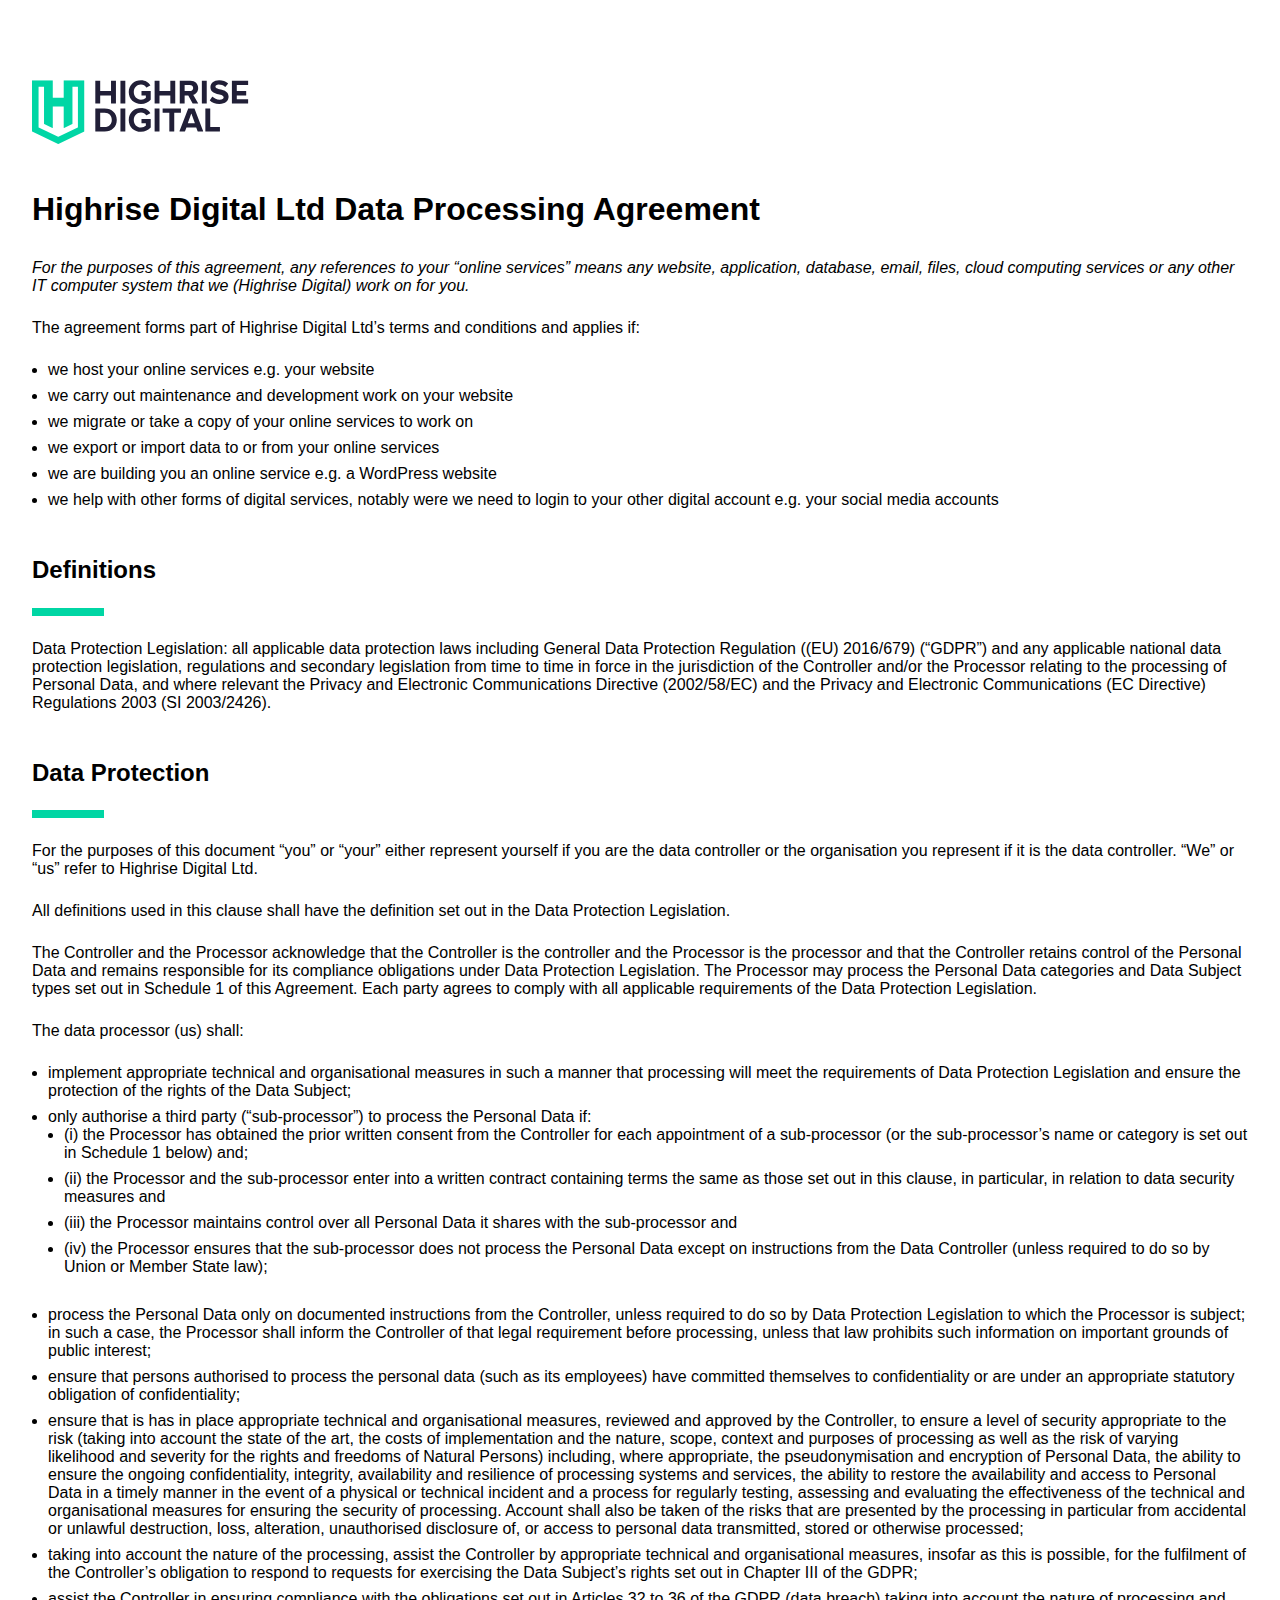
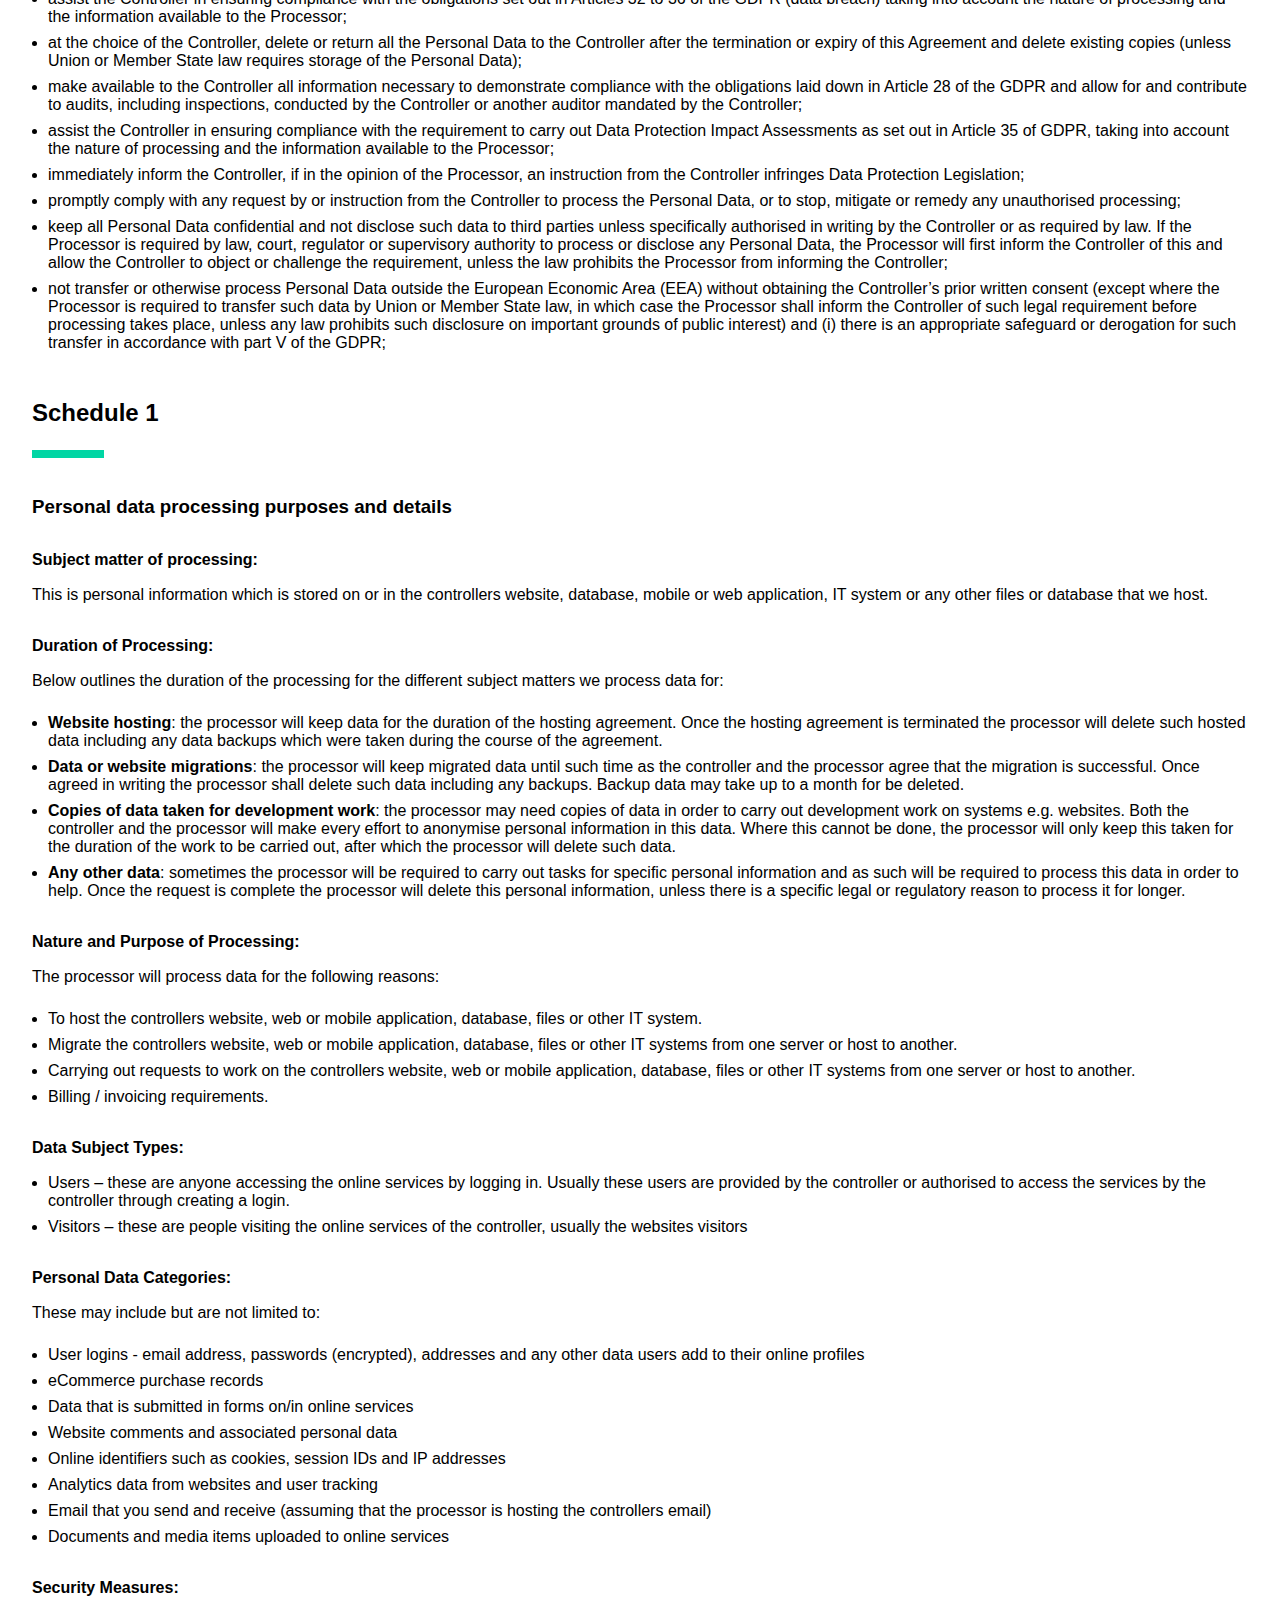
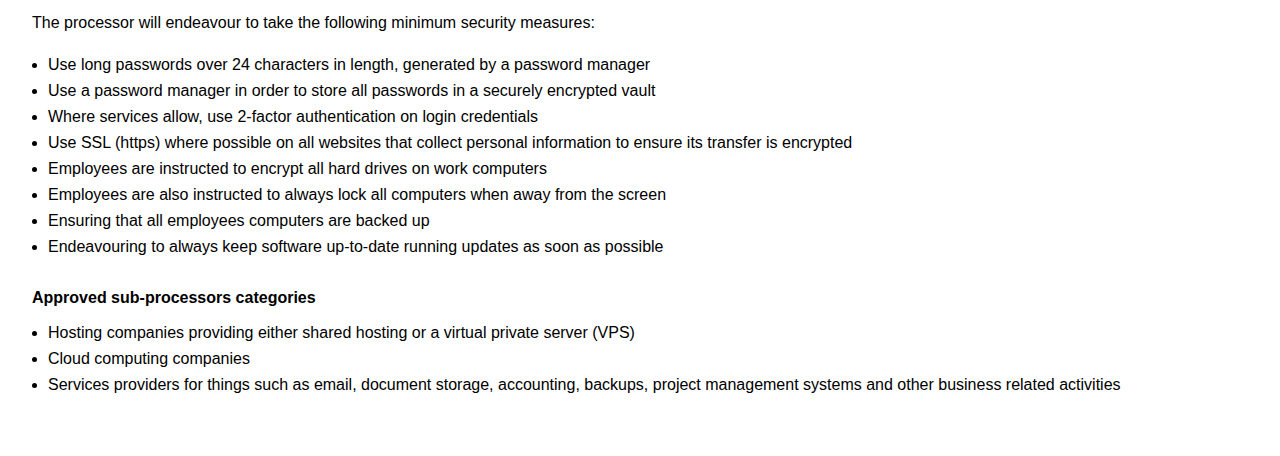
<file: data-processing.html>
<!doctype html>

<html lang="en">
<head>
	<meta charset="utf-8">
	<title>Highrise Digital Data Processing Agreement</title>
	<meta name="description" content="Highrise Digital Data Processing Agreement">
	<meta name="author" content="Highrise Digital">
	<link rel="stylesheet" href="assets/css/style.css">
</head>

<body class="page-template-content">

	<div class="site-wrapper" style="padding: 2rem;">

		<div class="site-content">

			<article class="hentry">

				<a href="https://highrise.digital/">
					<img src="assets/img/hd-logo.svg" alt="Highrise Digital Logo" style="margin: 3rem 0;"/>
				</a>

				<h1 class="hd-block-heading__title" post-title="">Highrise Digital Ltd Data Processing Agreement</h1>

				<p><em>For the purposes of this agreement, any references to your “online services” means any website, application, database, email, files, cloud computing services or any other IT computer system that we (Highrise Digital) work on for you.</em></p>

				<p>The agreement forms part of Highrise Digital Ltd’s terms and conditions and applies if:</p>

				<ul>
					<li>we host your online services e.g. your website</li>
					<li>we carry out maintenance and development work on your website</li>
					<li>we migrate or take a copy of your online services to work on</li>
					<li>we export or import data to or from your online services</li>
					<li>we are building you an online service e.g. a WordPress website</li>
					<li>we help with other forms of digital services, notably were we need to login to your other digital account e.g. your social media accounts</li>
				</ul>

				<h2>Definitions</h2>

				<p>Data Protection Legislation:&nbsp;all applicable data protection laws including General Data Protection Regulation ((EU) 2016/679) (“GDPR”) and any applicable national data protection legislation, regulations and secondary legislation from time to time in force in the jurisdiction of the Controller and/or the Processor relating to the processing of Personal Data, and where relevant the Privacy and Electronic Communications Directive (2002/58/EC) and the Privacy and Electronic Communications (EC Directive) Regulations 2003 (SI 2003/2426).</p>
				
				<h2>Data Protection</h2>

				<p>For the purposes of this document “you” or “your” either represent yourself if you are the data controller or the organisation you represent if it is the data controller. “We” or “us” refer to Highrise Digital Ltd.</p>

				<p>All definitions used in this clause shall have the definition set out in the Data Protection Legislation.</p>

				<p>The Controller and the Processor acknowledge that the Controller is the controller and the Processor is the processor and that the Controller retains control of the Personal Data and remains responsible for its compliance obligations under Data Protection Legislation. The Processor may process the Personal Data categories and Data Subject types set out in Schedule 1 of this Agreement. Each party agrees to comply with all applicable requirements of the Data Protection Legislation.</p>

				<p>The data processor (us) shall:</p>

				<ul>
					<li><span class="s2">implement appropriate technical and organisational measures in such a manner that processing will meet the requirements of Data Protection Legislation and ensure the protection of the rights of the Data Subject;</span></li>
					<li>only authorise a third party (“sub-processor”) to process the Personal Data if:
						<ul>
							<li>(i) the Processor has obtained the prior written consent from the Controller for each appointment of a sub-processor (or the sub-processor’s name or category is set out in Schedule 1 below) and;</li>
							<li>(ii) the Processor and the sub-processor enter into a written contract containing terms the same as those set out in this clause, in particular, in relation to data security measures and</li>
							<li>(iii) the Processor maintains control over all Personal Data it shares with the sub-processor and</li>
							<li>(iv) the Processor ensures that the sub-processor does not process the Personal Data except on instructions from the Data Controller (unless required to do so by Union or Member State law);</li>
						</ul>
					</li>
					<li>process the Personal Data only on documented instructions from the Controller, unless required to do so by Data Protection Legislation to which the Processor is subject; in such a case, the Processor shall inform the Controller of that legal requirement before processing, unless that law prohibits such information on important grounds of public interest;</li>
					<li>ensure that persons authorised to process the personal data (such as its employees) have committed themselves to confidentiality or are under an appropriate statutory obligation of confidentiality;</li>
					<li>ensure that is has in place appropriate technical and organisational measures, reviewed and approved by the Controller, to ensure a level of security appropriate to the risk (taking into account the state of the art, the costs of implementation and the nature, scope, context and purposes of processing as well as the risk of varying likelihood and severity for the rights and freedoms of Natural Persons) including, where appropriate, the pseudonymisation and encryption of Personal Data, the ability to ensure the ongoing confidentiality, integrity, availability and resilience of processing systems and services, the ability to restore the availability and access to Personal Data in a timely manner in the event of a physical or technical incident and a process for regularly testing, assessing and evaluating the effectiveness of the technical and organisational measures for ensuring the security of processing. Account shall also be taken of the risks that are presented by the processing in particular from accidental or unlawful destruction, loss, alteration, unauthorised disclosure of, or access to personal data transmitted, stored or otherwise processed;</li>
					<li>taking into account the nature of the processing, assist the Controller by appropriate technical and organisational measures, insofar as this is possible, for the fulfilment of the Controller’s obligation to respond to requests for exercising the Data Subject’s rights set out in Chapter III of the GDPR;</li>
					<li>assist the Controller in ensuring compliance with the obligations set out in Articles 32 to 36 of the GDPR (data breach) taking into account the nature of processing and the information available to the Processor;</li>
					<li>at the choice of the Controller, delete or return all the Personal Data to the Controller after the termination or expiry of this Agreement and delete existing copies (unless Union or Member State law requires storage of the Personal Data);</li>
					<li>make available to the Controller all information necessary to demonstrate compliance with the obligations laid down in Article 28 of the GDPR and allow for and contribute to audits, including inspections, conducted by the Controller or another auditor mandated by the Controller;</li>
					<li>assist the Controller in ensuring compliance with the requirement to carry out Data Protection Impact Assessments as set out in Article 35 of GDPR, taking into account the nature of processing and the information available to the Processor;</li>
					<li>immediately inform the Controller, if in the opinion of the Processor, an instruction from the Controller infringes Data Protection Legislation;</li>
					<li>promptly comply with any request by or instruction from the Controller to process the Personal Data, or to stop, mitigate or remedy any unauthorised processing; </span></li>
					<li>keep all Personal Data confidential and not disclose such data to third parties unless specifically authorised in writing by the Controller or as required by law. If the Processor is required by law, court, regulator or supervisory authority to process or disclose any Personal Data, the Processor will first inform the Controller of this and allow the Controller to object or challenge the requirement, unless the law prohibits the Processor from informing the Controller;</li>
					<li>not transfer or otherwise process Personal Data outside the European Economic Area (EEA) without obtaining the Controller’s prior written consent (except where the Processor is required to transfer such data by Union or Member State law, in which case the Processor shall inform the Controller of such legal requirement before processing takes place, unless any law prohibits such disclosure on important grounds of public interest) and (i) there is an appropriate safeguard or derogation for such transfer in accordance with part V of the GDPR;</li>
				</ul>

				<h2>Schedule 1</h2>

				<h3>Personal data processing purposes and details</h3>

				<h4>Subject matter of processing:</h4>

				<p>This is personal information which is stored on or in the controllers website, database, mobile or web application, IT system or any other files or database that we host.</p>

				<h4>Duration of Processing:</h4>

				<p>Below outlines the duration of the processing for the different subject matters we process data for:</p>

				<ul>
					<li><strong>Website hosting</strong>: the processor will keep data for the duration of the hosting agreement. Once the hosting agreement is terminated the processor will delete such hosted data including any data backups which were taken during the course of the agreement.</li>
					<li><strong>Data or website migrations</strong>: the processor will keep migrated data until such time as the controller and the processor agree that the migration is successful. Once agreed in writing the processor shall delete such data including any backups. Backup data may take up to a month for be deleted.</li>
					<li><strong>Copies of data taken for development work</strong>: the processor may need copies of data in order to carry out development work on systems e.g. websites. Both the controller and the processor will make every effort to anonymise personal information in this data. Where this cannot be done, the processor will only keep this taken for the duration of the work to be carried out, after which the processor will delete such data.</li>
					<li><strong>Any other data</strong>: sometimes the processor will be required to carry out tasks for specific personal information and as such will be required to process this data in order to help. Once the request is complete the processor will delete this personal information, unless there is a specific legal or regulatory reason to process it for longer.</li>
				</ul>

				<h4>Nature and Purpose of Processing:</h4>

				<p>The processor will process data for the following reasons:</p>

				<ul>
					<li>To host the controllers website, web or mobile application, database, files or other IT system.</li>
					<li>Migrate the controllers website, web or mobile application, database, files or other IT systems from one server or host to another.</li>
					<li>Carrying out requests to work on the controllers website, web or mobile application, database, files or other IT systems from one server or host to another.</li>
					<li>Billing / invoicing requirements.</li>
				</ul>
				
				<h4>Data Subject Types:</h4>
				
				<ul>
					<li>Users – these are anyone accessing the online services by logging in. Usually these users are provided by the controller or authorised to access the services by the controller through creating a login.</li>
					<li>Visitors – these are people visiting the online services of the controller, usually the websites visitors</li>
				</ul>

				<h4>Personal Data Categories:</h4>

				<p>These may include but are not limited to:</p>

				<ul>
					<li>User logins - email address, passwords (encrypted), addresses and any other data users add to their online profiles</li>
					<li>eCommerce purchase records</li>
					<li>Data that is submitted in forms on/in online services</li>
					<li>Website comments and associated personal data</li>
					<li>Online identifiers such as cookies, session IDs and IP addresses</li>
					<li>Analytics data from websites and user tracking</li>
					<li>Email that you send and receive (assuming that the processor is hosting the controllers email)</li>
					<li>Documents and media items uploaded to online services</li>
				</ul>

				<h4>Security Measures:</h4>

				<p>The processor will endeavour to take the following minimum security measures:</p>

				<ul>
					<li>Use long passwords over 24 characters in length, generated by a password manager</li>
					<li>Use a password manager in order to store all passwords in a securely encrypted vault</li>
					<li>Where services allow, use 2-factor authentication on login credentials</li>
					<li>Use SSL (https) where possible on all websites that collect personal information to ensure its transfer is encrypted</li>
					<li>Employees are instructed to encrypt all hard drives on work computers</li>
					<li>Employees are also instructed to always lock all computers when away from the screen</li>
					<li>Ensuring that all employees computers are backed up</li>
					<li>Endeavouring to always keep software up-to-date running updates as soon as possible</li>
				</ul>
				
				<h4>Approved sub-processors categories</h4>
				
				<ul>
					<li>Hosting companies providing either shared hosting or a virtual private server (VPS)</li>
					<li>Cloud computing companies</li>
					<li>Services providers for things such as email, document storage, accounting, backups, project management systems and other business related activities</li>
				</ul>

			</article>

		</div>

	</div>

</body>
</html>
</file>
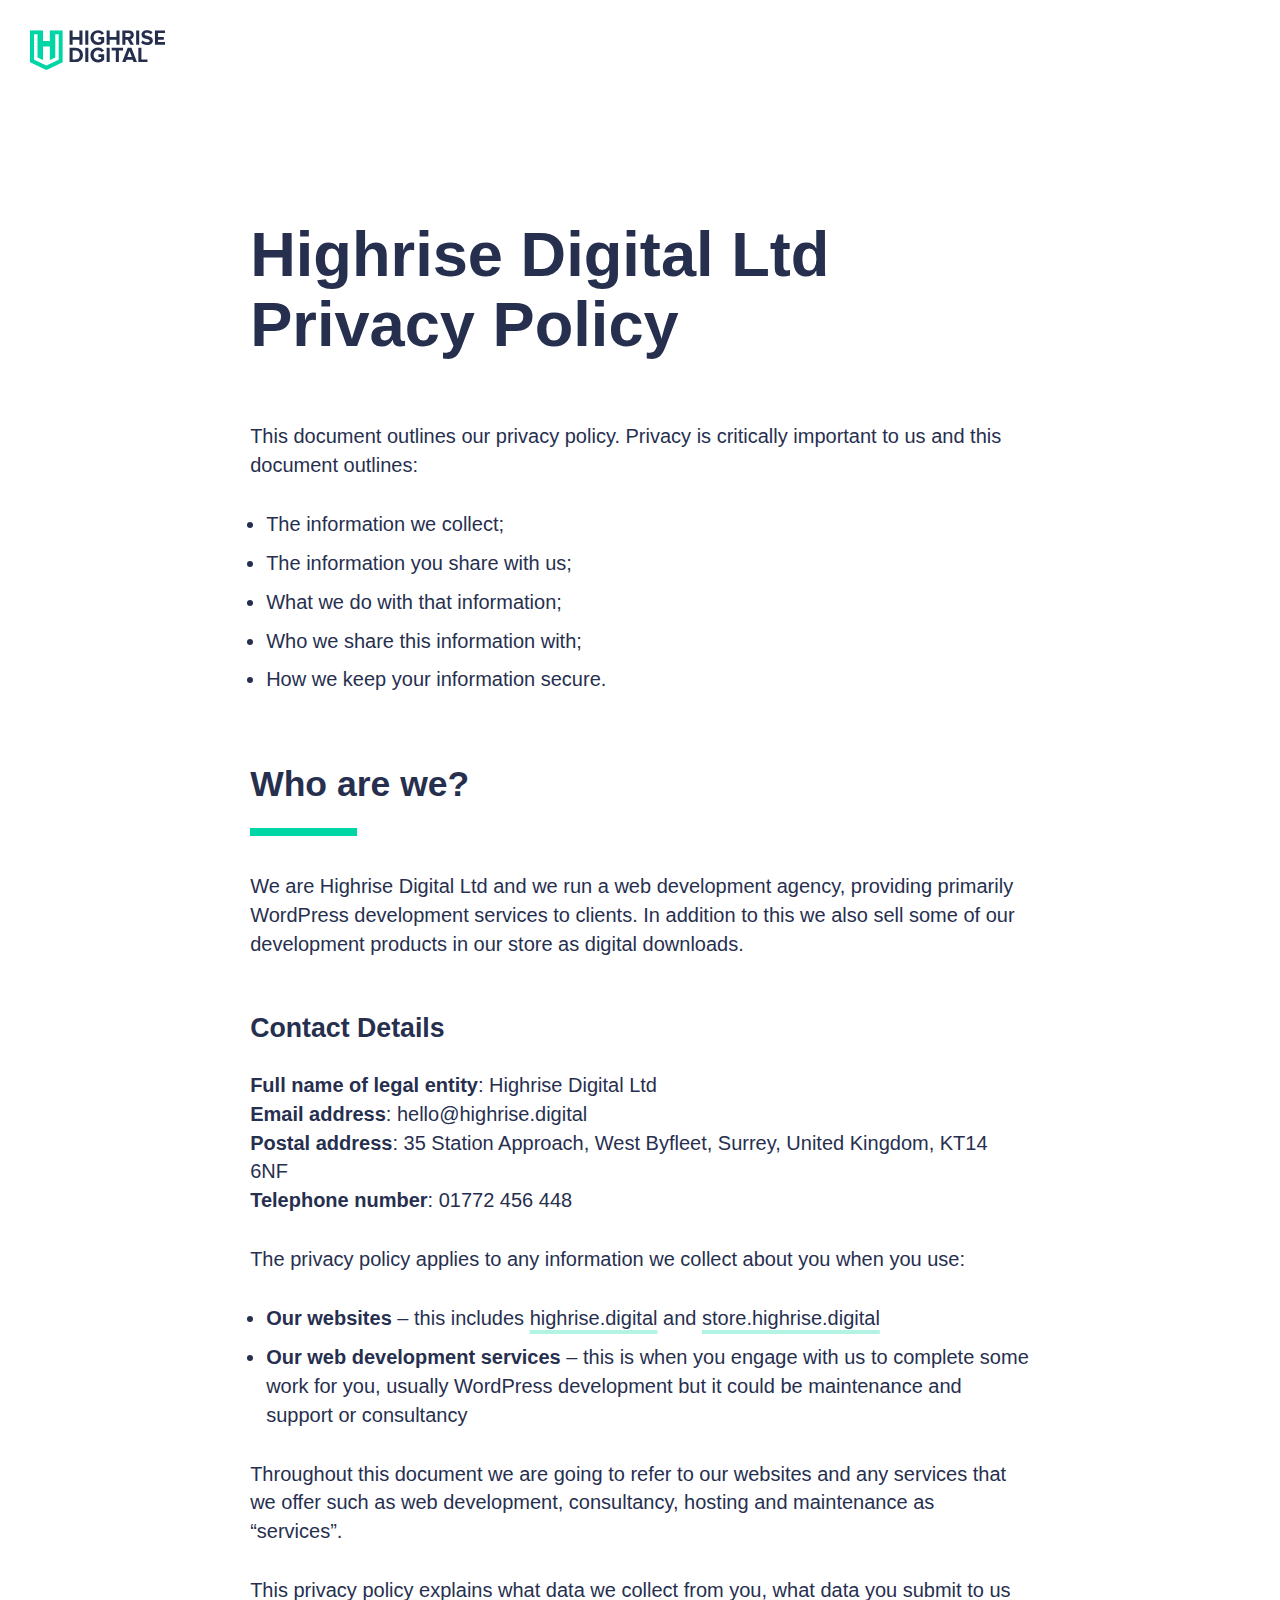
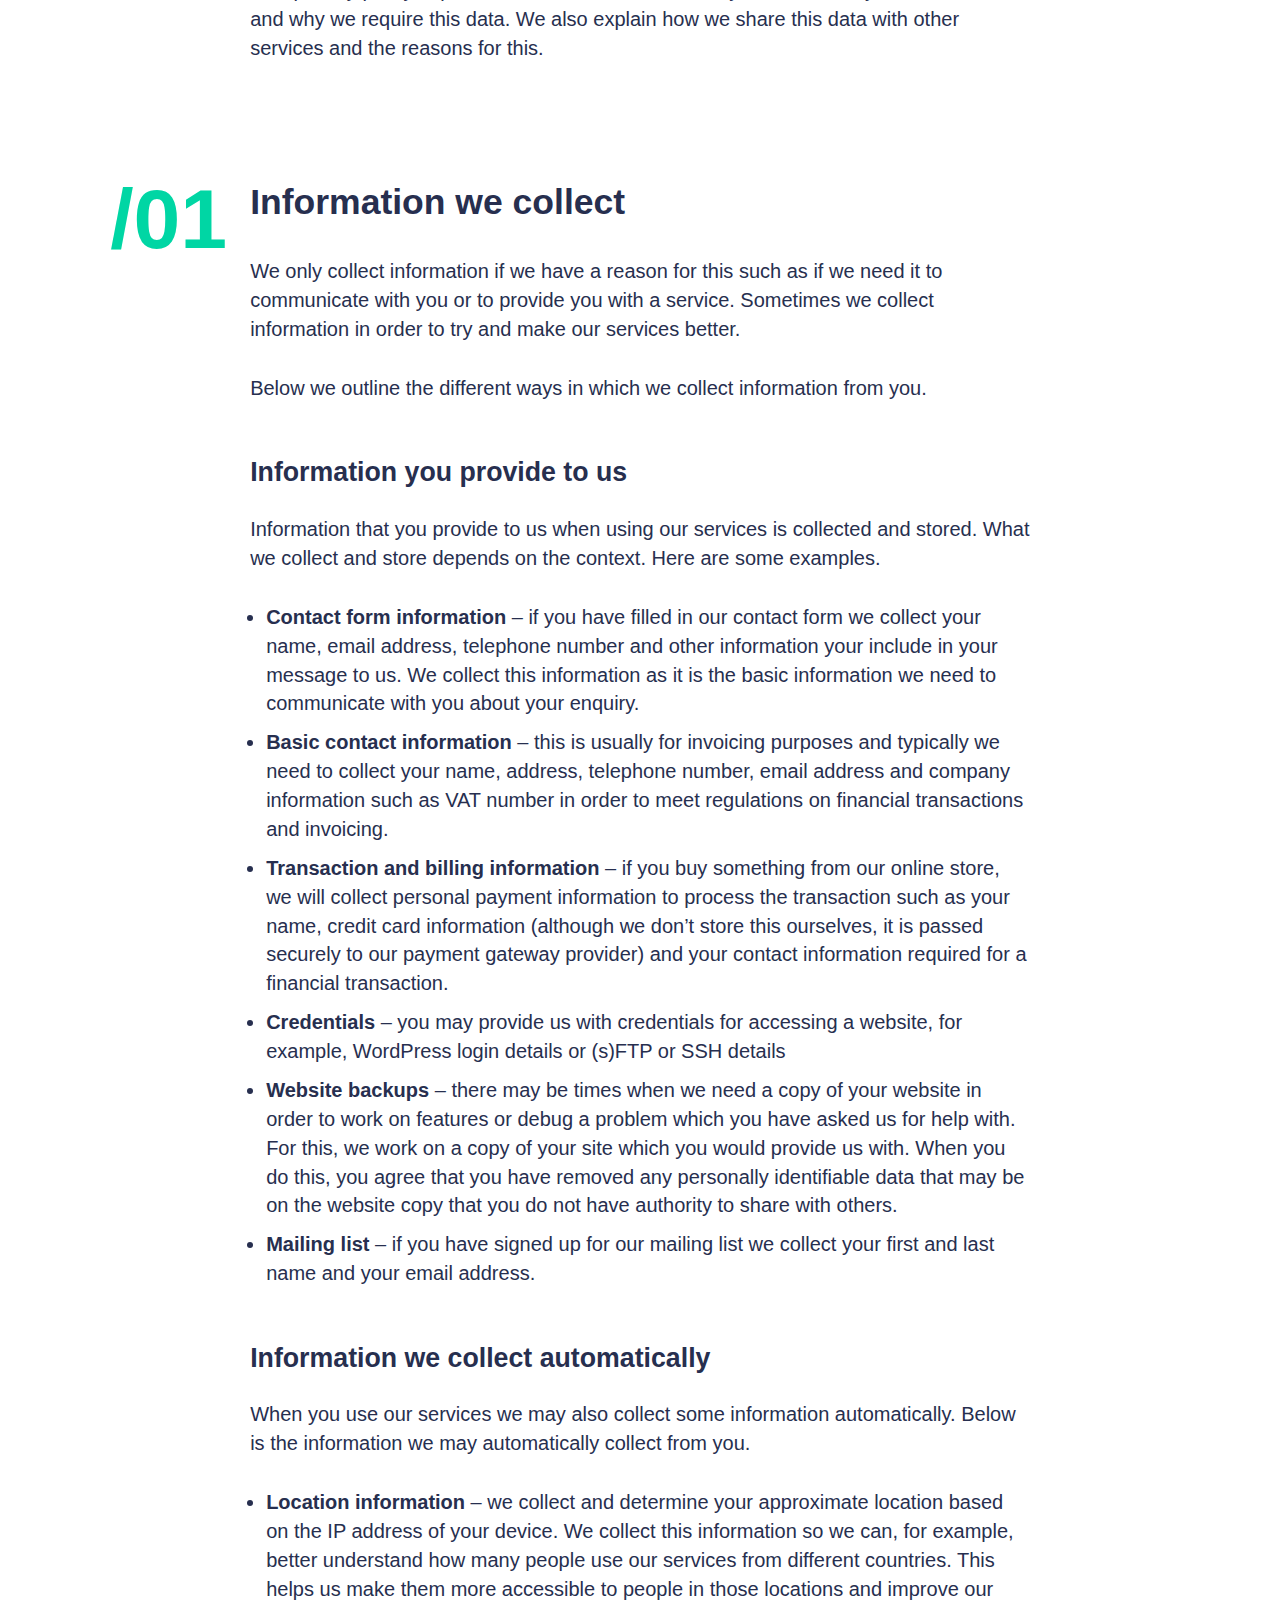
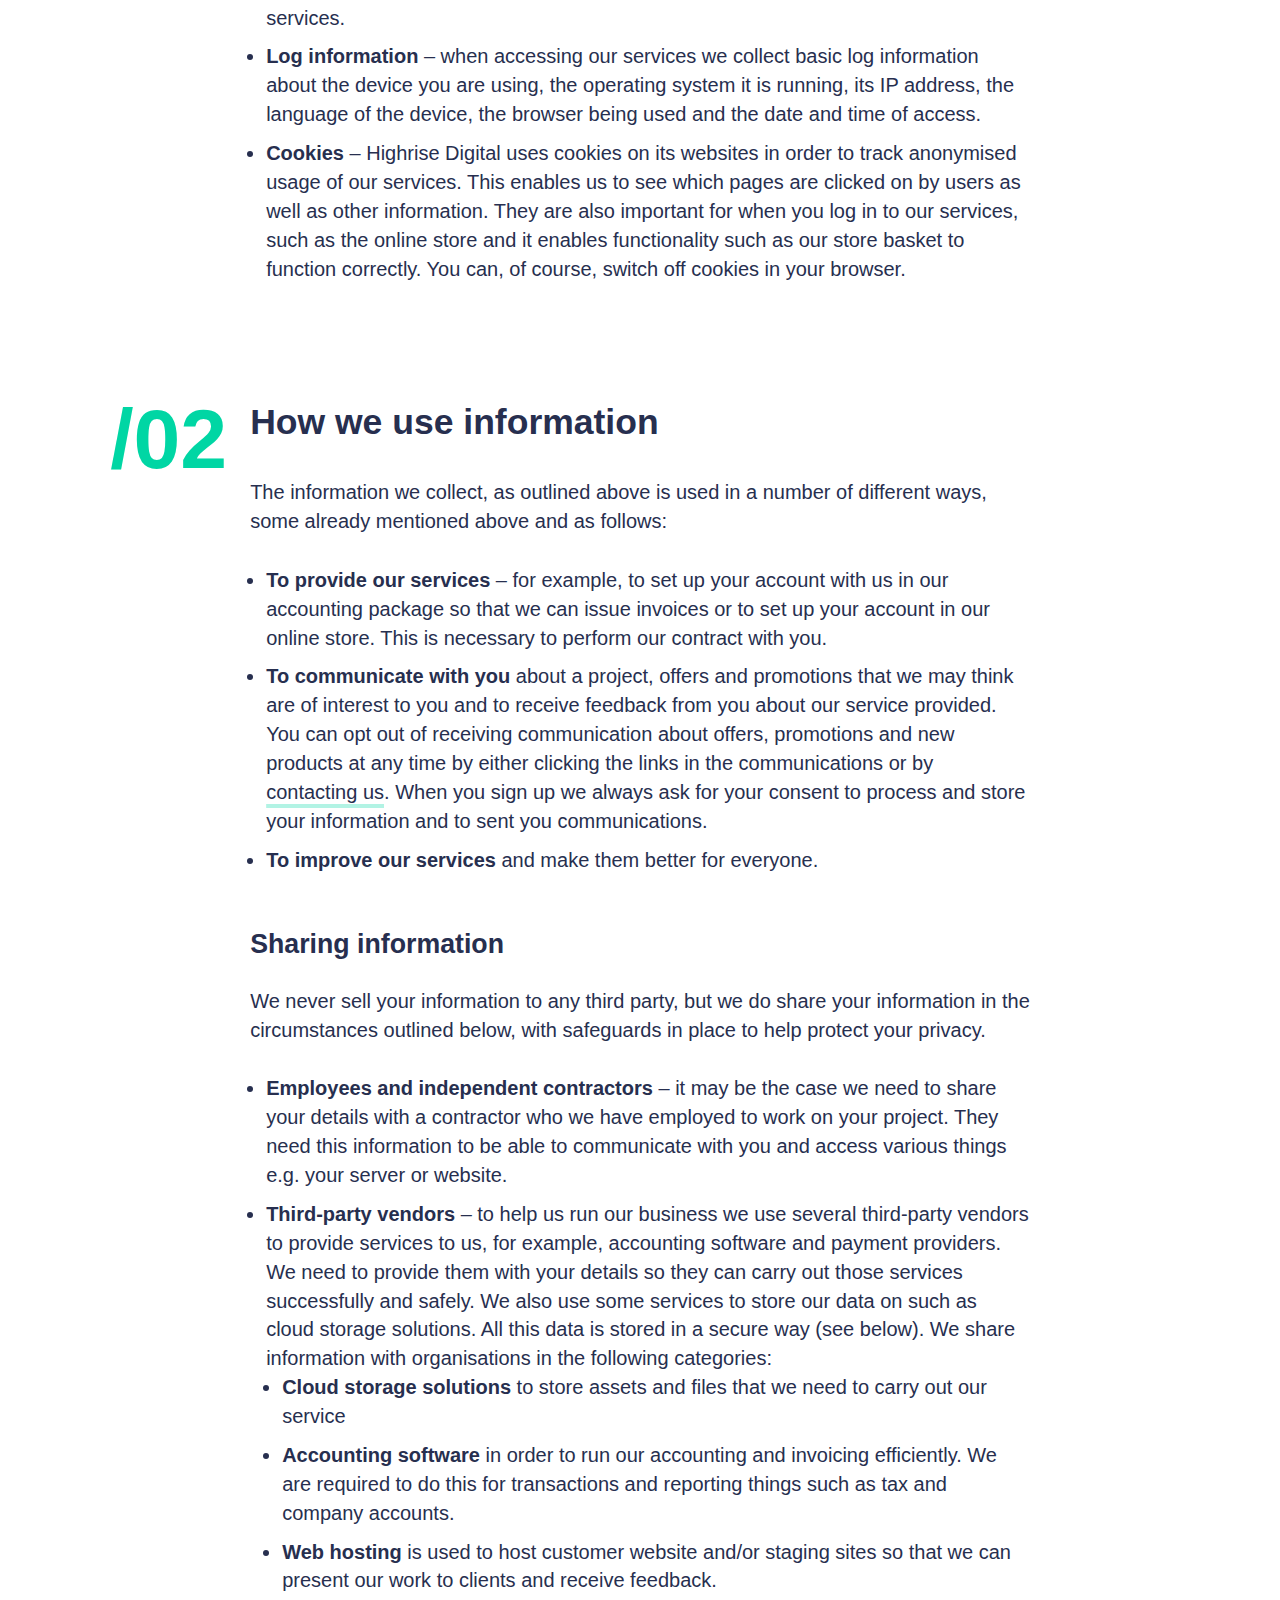
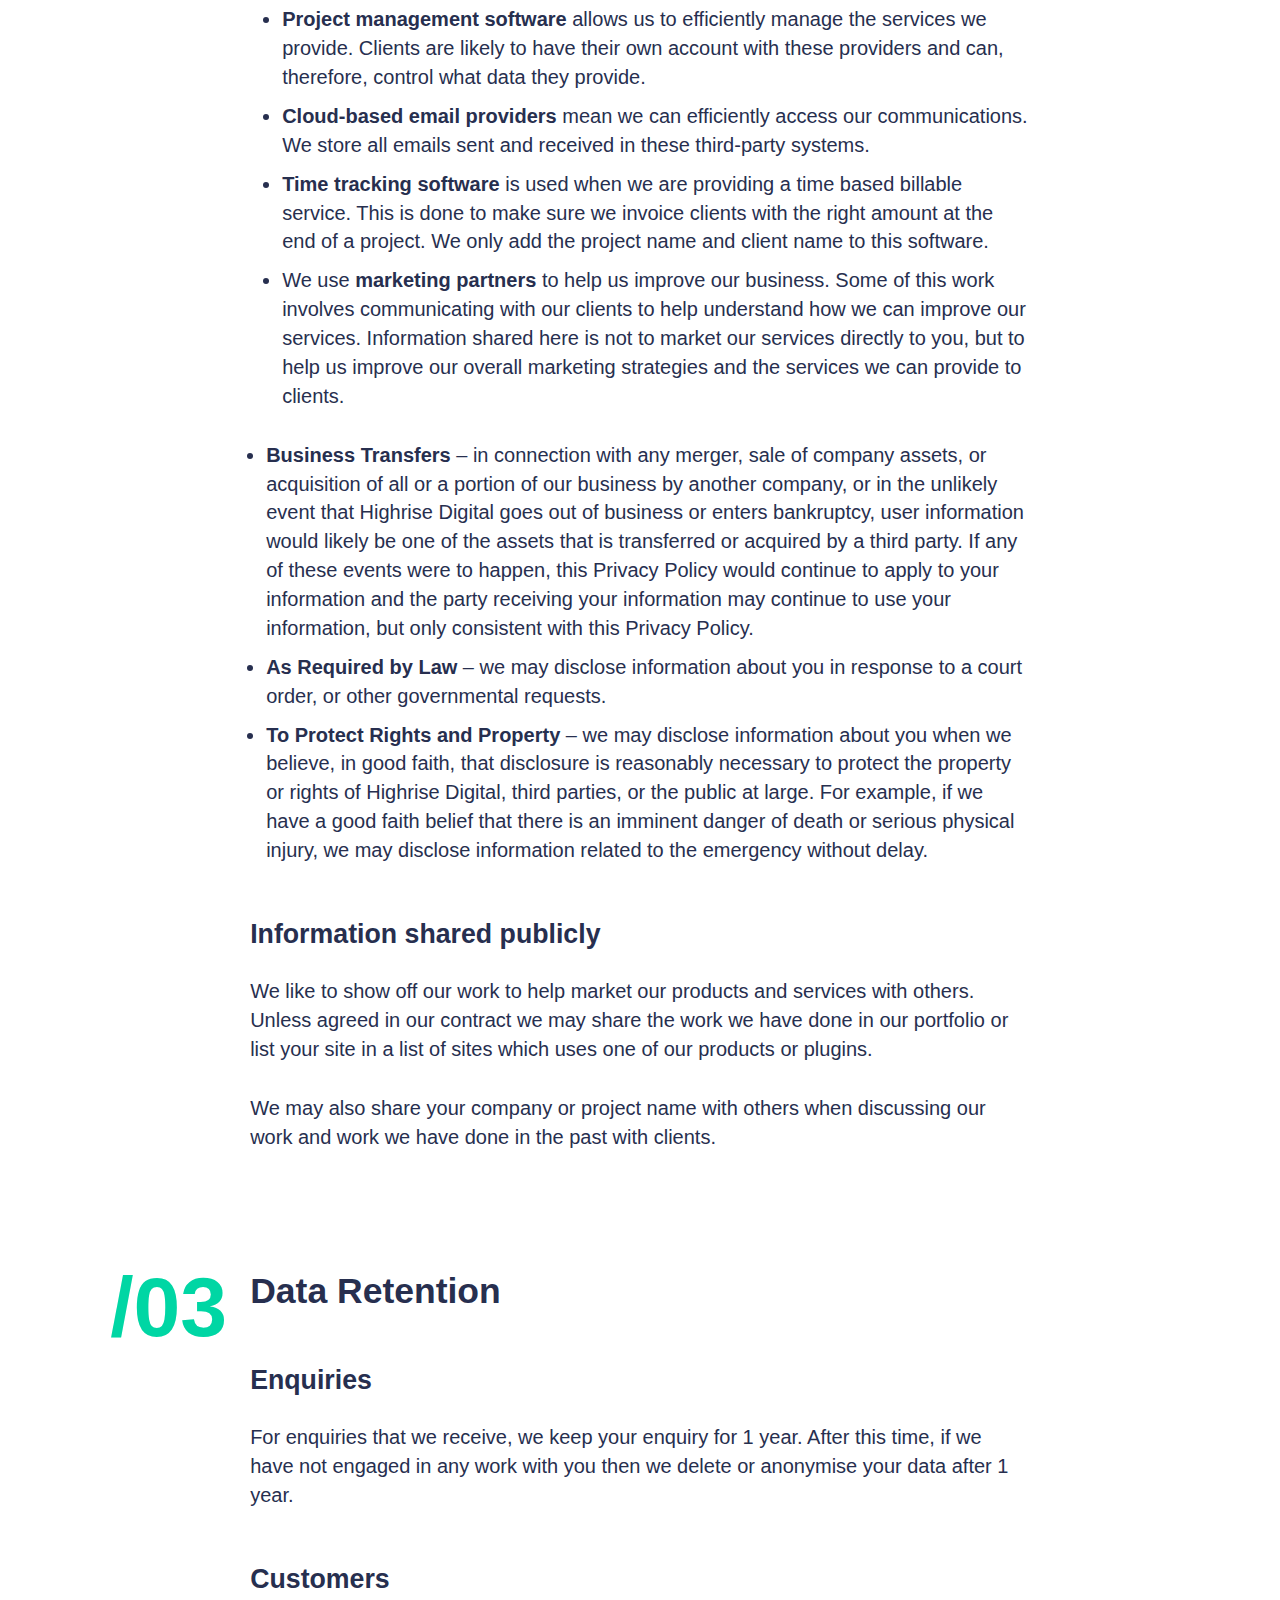
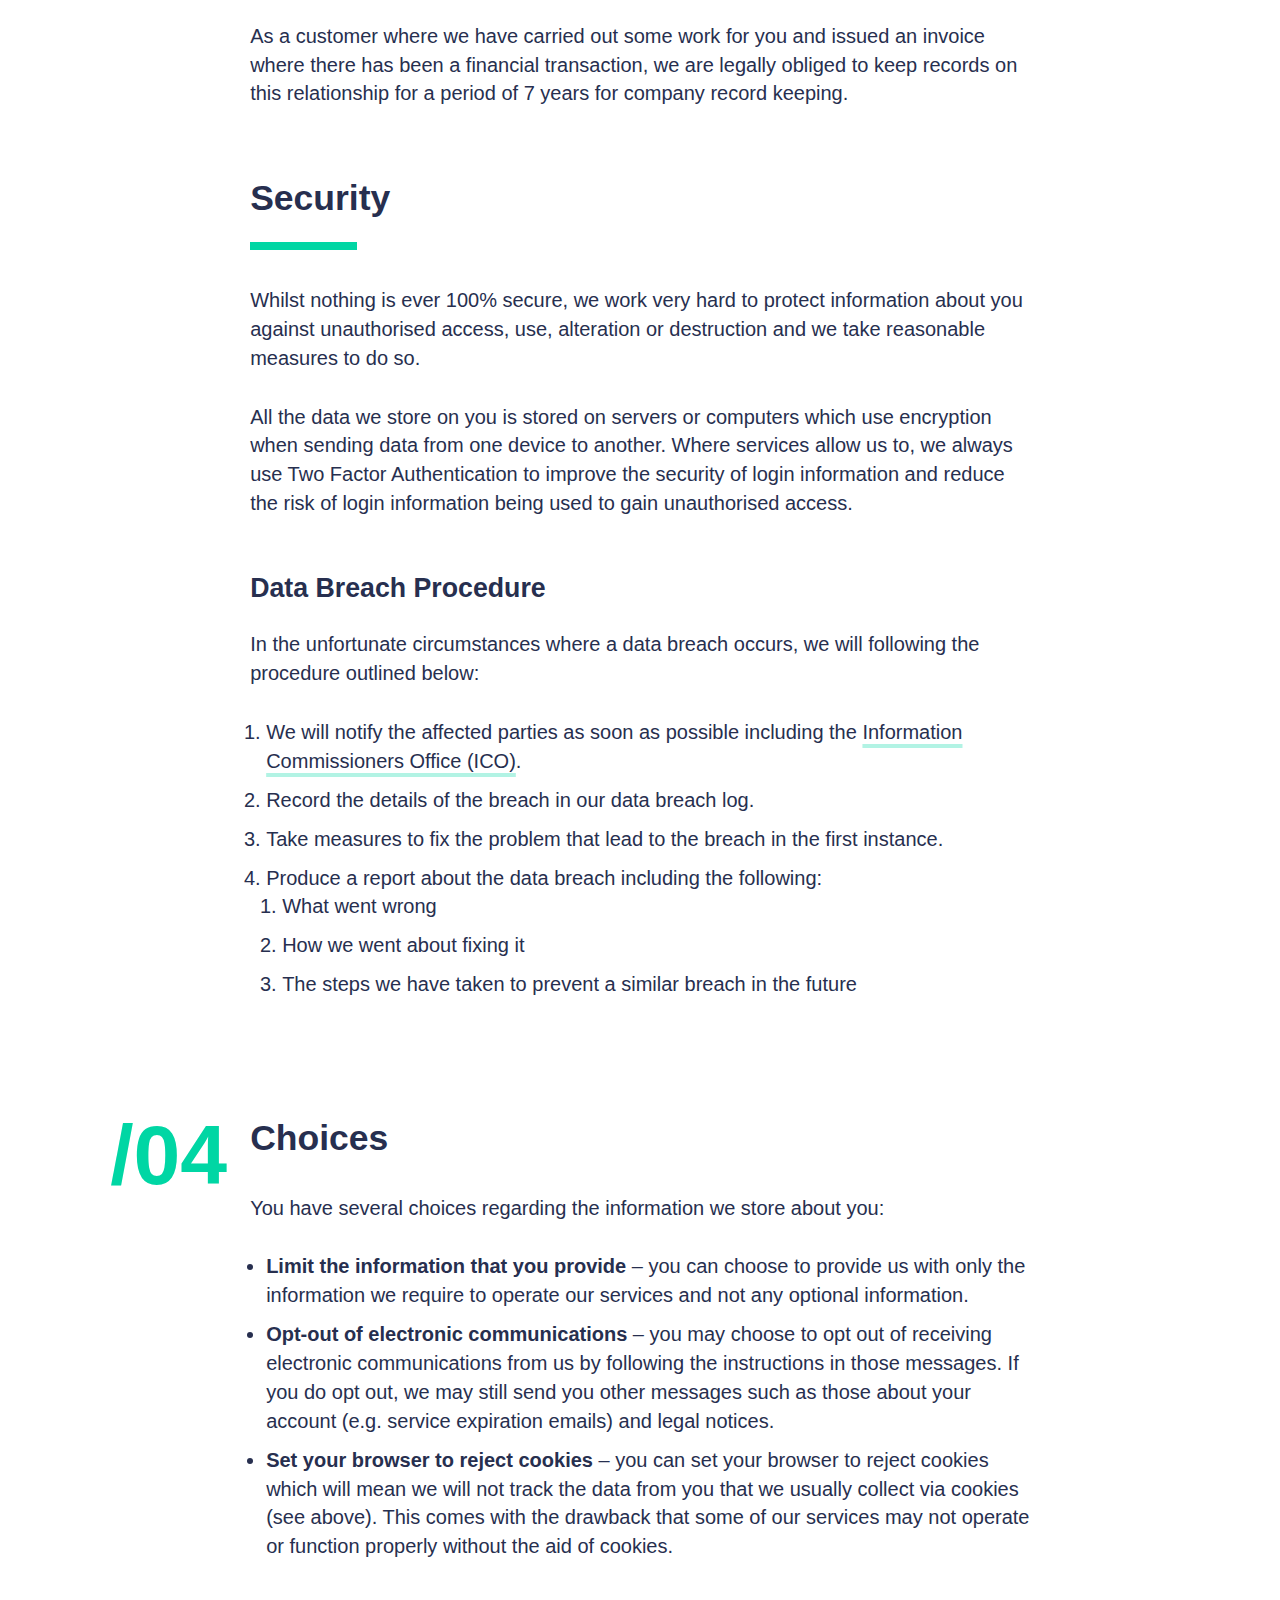
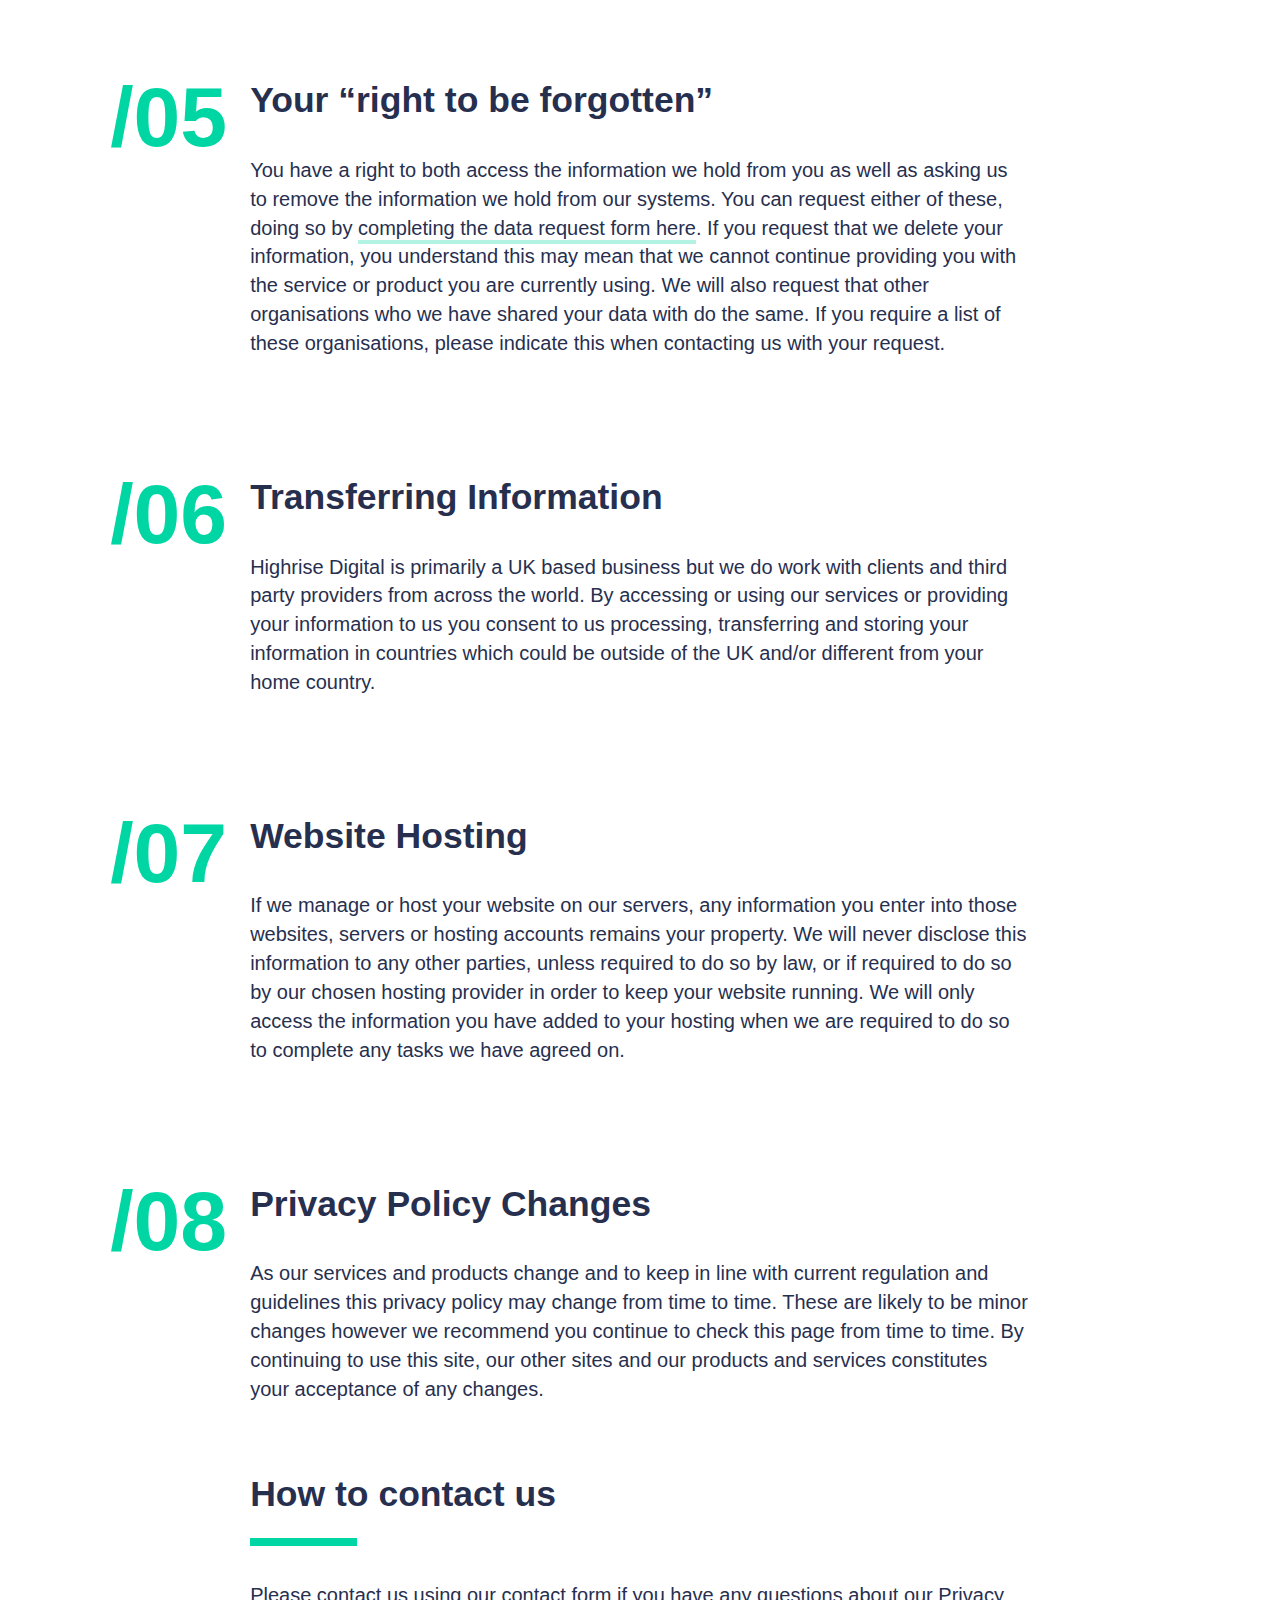
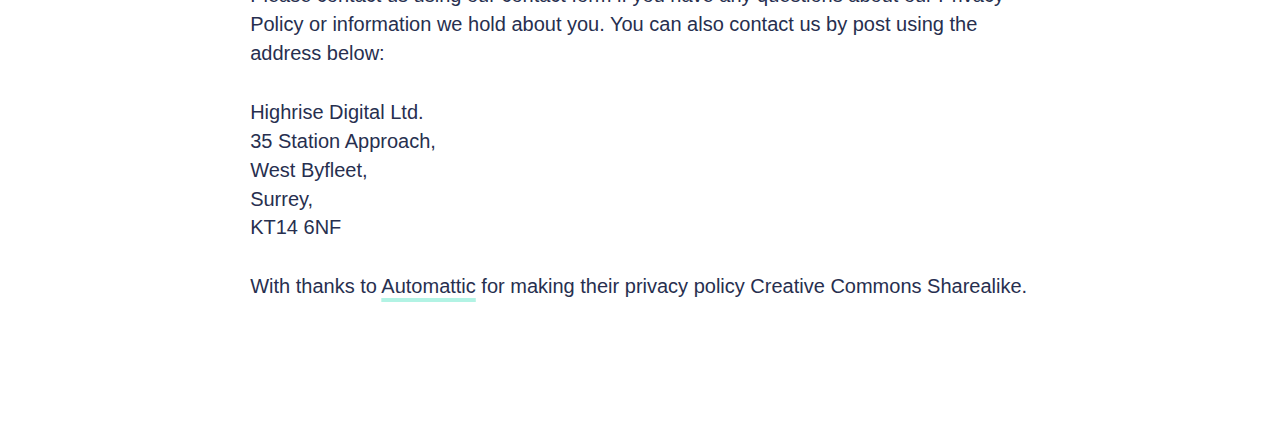
<file: privacy-policy.html>
<!doctype html>

<html lang="en">
<head>
	<meta charset="utf-8">
	<title>Highrise Digital Privacy Policy</title>
	<meta name="description" content="Highrise Digital terms and conditions">
	<meta name="author" content="Highrise Digital">
	<link rel="stylesheet" href="assets/css/block-library.css">
	<link rel="stylesheet" href="assets/css/style.css">

	<style id="global-styles-inline-css" type="text/css">
		body{--wp--preset--color--black: #000000;--wp--preset--color--cyan-bluish-gray: #abb8c3;--wp--preset--color--white: #FFFFFF;--wp--preset--color--pale-pink: #f78da7;--wp--preset--color--vivid-red: #cf2e2e;--wp--preset--color--luminous-vivid-orange: #ff6900;--wp--preset--color--luminous-vivid-amber: #fcb900;--wp--preset--color--light-green-cyan: #7bdcb5;--wp--preset--color--vivid-green-cyan: #00d084;--wp--preset--color--pale-cyan-blue: #8ed1fc;--wp--preset--color--vivid-cyan-blue: #0693e3;--wp--preset--color--vivid-purple: #9b51e0;--wp--preset--color--brand-1: var(--color--brand-1);--wp--preset--color--brand-2: var(--color--brand-2);--wp--preset--color--brand-text: var(--color--brand-text);--wp--preset--color--sr-black: #333333;--wp--preset--color--black-80: #5C5C5C;--wp--preset--color--black-40: #ADADAD;--wp--preset--color--black-20: #D6D6D6;--wp--preset--color--black-10: #EBEBEB;--wp--preset--color--black-05: #F5F5F5;--wp--preset--gradient--vivid-cyan-blue-to-vivid-purple: linear-gradient(135deg,rgba(6,147,227,1) 0%,rgb(155,81,224) 100%);--wp--preset--gradient--light-green-cyan-to-vivid-green-cyan: linear-gradient(135deg,rgb(122,220,180) 0%,rgb(0,208,130) 100%);--wp--preset--gradient--luminous-vivid-amber-to-luminous-vivid-orange: linear-gradient(135deg,rgba(252,185,0,1) 0%,rgba(255,105,0,1) 100%);--wp--preset--gradient--luminous-vivid-orange-to-vivid-red: linear-gradient(135deg,rgba(255,105,0,1) 0%,rgb(207,46,46) 100%);--wp--preset--gradient--very-light-gray-to-cyan-bluish-gray: linear-gradient(135deg,rgb(238,238,238) 0%,rgb(169,184,195) 100%);--wp--preset--gradient--cool-to-warm-spectrum: linear-gradient(135deg,rgb(74,234,220) 0%,rgb(151,120,209) 20%,rgb(207,42,186) 40%,rgb(238,44,130) 60%,rgb(251,105,98) 80%,rgb(254,248,76) 100%);--wp--preset--gradient--blush-light-purple: linear-gradient(135deg,rgb(255,206,236) 0%,rgb(152,150,240) 100%);--wp--preset--gradient--blush-bordeaux: linear-gradient(135deg,rgb(254,205,165) 0%,rgb(254,45,45) 50%,rgb(107,0,62) 100%);--wp--preset--gradient--luminous-dusk: linear-gradient(135deg,rgb(255,203,112) 0%,rgb(199,81,192) 50%,rgb(65,88,208) 100%);--wp--preset--gradient--pale-ocean: linear-gradient(135deg,rgb(255,245,203) 0%,rgb(182,227,212) 50%,rgb(51,167,181) 100%);--wp--preset--gradient--electric-grass: linear-gradient(135deg,rgb(202,248,128) 0%,rgb(113,206,126) 100%);--wp--preset--gradient--midnight: linear-gradient(135deg,rgb(2,3,129) 0%,rgb(40,116,252) 100%);--wp--preset--gradient--simple-social-images: radial-gradient( circle farthest-corner at 10.2% 55.8%,  rgba(252,37,103,1) 0%, rgba(250,38,151,1) 46.2%, rgba(186,8,181,1) 90.1% );--wp--preset--duotone--dark-grayscale: url('#wp-duotone-dark-grayscale');--wp--preset--duotone--grayscale: url('#wp-duotone-grayscale');--wp--preset--duotone--purple-yellow: url('#wp-duotone-purple-yellow');--wp--preset--duotone--blue-red: url('#wp-duotone-blue-red');--wp--preset--duotone--midnight: url('#wp-duotone-midnight');--wp--preset--duotone--magenta-yellow: url('#wp-duotone-magenta-yellow');--wp--preset--duotone--purple-green: url('#wp-duotone-purple-green');--wp--preset--duotone--blue-orange: url('#wp-duotone-blue-orange');--wp--preset--font-size--small: var(--step--1);--wp--preset--font-size--medium: var(--step-1);--wp--preset--font-size--large: var(--step-2);--wp--preset--font-size--x-large: 42px;--wp--preset--font-size--tiny: var(--step--2);--wp--preset--font-size--normal: var(--step-0);--wp--preset--font-size--extra-large: var(--step-3);--wp--preset--font-size--huge: var(--step-4);--wp--preset--font-size--gigantic: var(--step-5);--wp--preset--font-family--inter: Inter, sans-serif;--wp--preset--font-family--cursive: 'Caveat', cursive;}body { margin: 0; }body{background-color: var(--wp--preset--color--white);color: var(--wp--preset--color--brand-text, var(--wp--preset--color--brand-2));font-family: var(--wp--preset--font-family--inter);font-size: var(--wp--preset--font-size--normal);line-height: 1.444;}.wp-site-blocks > .alignleft { float: left; margin-right: 2em; }.wp-site-blocks > .alignright { float: right; margin-left: 2em; }.wp-site-blocks > .aligncenter { justify-content: center; margin-left: auto; margin-right: auto; }h1{font-family: var(--wp--preset--font-family--museo);font-size: var(--wp--preset--font-size--huge);}h2{font-size: var(--wp--preset--font-size--large);font-weight: bold;}h3{font-size: var(--wp--preset--font-size--medium);font-weight: bold;}h4{font-size: var(--wp--preset--font-size--normal);font-weight: bold;}h5{font-size: var(--wp--preset--font-size--normal);}h6{font-size: var(--wp--preset--font-size--small);}.has-black-color{color: var(--wp--preset--color--black) !important;}.has-cyan-bluish-gray-color{color: var(--wp--preset--color--cyan-bluish-gray) !important;}.has-white-color{color: var(--wp--preset--color--white) !important;}.has-pale-pink-color{color: var(--wp--preset--color--pale-pink) !important;}.has-vivid-red-color{color: var(--wp--preset--color--vivid-red) !important;}.has-luminous-vivid-orange-color{color: var(--wp--preset--color--luminous-vivid-orange) !important;}.has-luminous-vivid-amber-color{color: var(--wp--preset--color--luminous-vivid-amber) !important;}.has-light-green-cyan-color{color: var(--wp--preset--color--light-green-cyan) !important;}.has-vivid-green-cyan-color{color: var(--wp--preset--color--vivid-green-cyan) !important;}.has-pale-cyan-blue-color{color: var(--wp--preset--color--pale-cyan-blue) !important;}.has-vivid-cyan-blue-color{color: var(--wp--preset--color--vivid-cyan-blue) !important;}.has-vivid-purple-color{color: var(--wp--preset--color--vivid-purple) !important;}.has-brand-1-color{color: var(--wp--preset--color--brand-1) !important;}.has-brand-2-color{color: var(--wp--preset--color--brand-2) !important;}.has-brand-text-color{color: var(--wp--preset--color--brand-text) !important;}.has-sr-black-color{color: var(--wp--preset--color--sr-black) !important;}.has-black-80-color{color: var(--wp--preset--color--black-80) !important;}.has-black-40-color{color: var(--wp--preset--color--black-40) !important;}.has-black-20-color{color: var(--wp--preset--color--black-20) !important;}.has-black-10-color{color: var(--wp--preset--color--black-10) !important;}.has-black-05-color{color: var(--wp--preset--color--black-05) !important;}.has-black-background-color{background-color: var(--wp--preset--color--black) !important;}.has-cyan-bluish-gray-background-color{background-color: var(--wp--preset--color--cyan-bluish-gray) !important;}.has-white-background-color{background-color: var(--wp--preset--color--white) !important;}.has-pale-pink-background-color{background-color: var(--wp--preset--color--pale-pink) !important;}.has-vivid-red-background-color{background-color: var(--wp--preset--color--vivid-red) !important;}.has-luminous-vivid-orange-background-color{background-color: var(--wp--preset--color--luminous-vivid-orange) !important;}.has-luminous-vivid-amber-background-color{background-color: var(--wp--preset--color--luminous-vivid-amber) !important;}.has-light-green-cyan-background-color{background-color: var(--wp--preset--color--light-green-cyan) !important;}.has-vivid-green-cyan-background-color{background-color: var(--wp--preset--color--vivid-green-cyan) !important;}.has-pale-cyan-blue-background-color{background-color: var(--wp--preset--color--pale-cyan-blue) !important;}.has-vivid-cyan-blue-background-color{background-color: var(--wp--preset--color--vivid-cyan-blue) !important;}.has-vivid-purple-background-color{background-color: var(--wp--preset--color--vivid-purple) !important;}.has-brand-1-background-color{background-color: var(--wp--preset--color--brand-1) !important;}.has-brand-2-background-color{background-color: var(--wp--preset--color--brand-2) !important;}.has-brand-text-background-color{background-color: var(--wp--preset--color--brand-text) !important;}.has-sr-black-background-color{background-color: var(--wp--preset--color--sr-black) !important;}.has-black-80-background-color{background-color: var(--wp--preset--color--black-80) !important;}.has-black-40-background-color{background-color: var(--wp--preset--color--black-40) !important;}.has-black-20-background-color{background-color: var(--wp--preset--color--black-20) !important;}.has-black-10-background-color{background-color: var(--wp--preset--color--black-10) !important;}.has-black-05-background-color{background-color: var(--wp--preset--color--black-05) !important;}.has-black-border-color{border-color: var(--wp--preset--color--black) !important;}.has-cyan-bluish-gray-border-color{border-color: var(--wp--preset--color--cyan-bluish-gray) !important;}.has-white-border-color{border-color: var(--wp--preset--color--white) !important;}.has-pale-pink-border-color{border-color: var(--wp--preset--color--pale-pink) !important;}.has-vivid-red-border-color{border-color: var(--wp--preset--color--vivid-red) !important;}.has-luminous-vivid-orange-border-color{border-color: var(--wp--preset--color--luminous-vivid-orange) !important;}.has-luminous-vivid-amber-border-color{border-color: var(--wp--preset--color--luminous-vivid-amber) !important;}.has-light-green-cyan-border-color{border-color: var(--wp--preset--color--light-green-cyan) !important;}.has-vivid-green-cyan-border-color{border-color: var(--wp--preset--color--vivid-green-cyan) !important;}.has-pale-cyan-blue-border-color{border-color: var(--wp--preset--color--pale-cyan-blue) !important;}.has-vivid-cyan-blue-border-color{border-color: var(--wp--preset--color--vivid-cyan-blue) !important;}.has-vivid-purple-border-color{border-color: var(--wp--preset--color--vivid-purple) !important;}.has-brand-1-border-color{border-color: var(--wp--preset--color--brand-1) !important;}.has-brand-2-border-color{border-color: var(--wp--preset--color--brand-2) !important;}.has-brand-text-border-color{border-color: var(--wp--preset--color--brand-text) !important;}.has-sr-black-border-color{border-color: var(--wp--preset--color--sr-black) !important;}.has-black-80-border-color{border-color: var(--wp--preset--color--black-80) !important;}.has-black-40-border-color{border-color: var(--wp--preset--color--black-40) !important;}.has-black-20-border-color{border-color: var(--wp--preset--color--black-20) !important;}.has-black-10-border-color{border-color: var(--wp--preset--color--black-10) !important;}.has-black-05-border-color{border-color: var(--wp--preset--color--black-05) !important;}.has-vivid-cyan-blue-to-vivid-purple-gradient-background{background: var(--wp--preset--gradient--vivid-cyan-blue-to-vivid-purple) !important;}.has-light-green-cyan-to-vivid-green-cyan-gradient-background{background: var(--wp--preset--gradient--light-green-cyan-to-vivid-green-cyan) !important;}.has-luminous-vivid-amber-to-luminous-vivid-orange-gradient-background{background: var(--wp--preset--gradient--luminous-vivid-amber-to-luminous-vivid-orange) !important;}.has-luminous-vivid-orange-to-vivid-red-gradient-background{background: var(--wp--preset--gradient--luminous-vivid-orange-to-vivid-red) !important;}.has-very-light-gray-to-cyan-bluish-gray-gradient-background{background: var(--wp--preset--gradient--very-light-gray-to-cyan-bluish-gray) !important;}.has-cool-to-warm-spectrum-gradient-background{background: var(--wp--preset--gradient--cool-to-warm-spectrum) !important;}.has-blush-light-purple-gradient-background{background: var(--wp--preset--gradient--blush-light-purple) !important;}.has-blush-bordeaux-gradient-background{background: var(--wp--preset--gradient--blush-bordeaux) !important;}.has-luminous-dusk-gradient-background{background: var(--wp--preset--gradient--luminous-dusk) !important;}.has-pale-ocean-gradient-background{background: var(--wp--preset--gradient--pale-ocean) !important;}.has-electric-grass-gradient-background{background: var(--wp--preset--gradient--electric-grass) !important;}.has-midnight-gradient-background{background: var(--wp--preset--gradient--midnight) !important;}.has-simple-social-images-gradient-background{background: var(--wp--preset--gradient--simple-social-images) !important;}.has-small-font-size{font-size: var(--wp--preset--font-size--small) !important;}.has-medium-font-size{font-size: var(--wp--preset--font-size--medium) !important;}.has-large-font-size{font-size: var(--wp--preset--font-size--large) !important;}.has-x-large-font-size{font-size: var(--wp--preset--font-size--x-large) !important;}.has-tiny-font-size{font-size: var(--wp--preset--font-size--tiny) !important;}.has-normal-font-size{font-size: var(--wp--preset--font-size--normal) !important;}.has-extra-large-font-size{font-size: var(--wp--preset--font-size--extra-large) !important;}.has-huge-font-size{font-size: var(--wp--preset--font-size--huge) !important;}.has-gigantic-font-size{font-size: var(--wp--preset--font-size--gigantic) !important;}.has-inter-font-family{font-family: var(--wp--preset--font-family--inter) !important;}.has-cursive-font-family{font-family: var(--wp--preset--font-family--cursive) !important;}
	</style>

</head>

<body>

	<header class="site-header" id="site-header">

		<div class="skip-link">
			<a href="#main">Skip to content</a>
		</div>

		<div class="site-header__inner">

			<div class="site-info">

				<a class="site-info__logo" href="https://highrise.digital/terms/">

					<svg class="site-title__logo" width="186px" height="55px" viewBox="0 0 186 55" version="1.1" xmlns="http://www.w3.org/2000/svg" xmlns:xlink="http://www.w3.org/1999/xlink"> <defs> <polygon id="path-1" points="0 0.220859375 45.1034375 0.220859375 45.1034375 55 0 55"></polygon> </defs> <g id="Page-1" stroke="none" stroke-width="1" fill="none" fill-rule="evenodd"> <g id="Desktop-HD-Copy-5" transform="translate(-326.000000, -89.000000)"> <g id="HD_RGB" transform="translate(326.000000, 89.000000)"> <g id="Group-3" class="logo-shape"> <mask id="mask-2" fill="white"> <use xlink:href="#path-1"></use> </mask> <g id="Clip-2"></g> <path d="M39.3344531,40.7876562 L22.6505469,48.7325781 C22.5878125,48.7617969 22.515625,48.7617969 22.4528906,48.7325781 L5.76898437,40.7876562 C5.6890625,40.7498437 5.6375,40.6690625 5.6375,40.5796875 L5.6375,6.08953125 C5.6375,5.96234375 5.74148437,5.85921875 5.86867187,5.85921875 L10.1053906,5.85921875 C10.2334375,5.85921875 10.3365625,5.96234375 10.3365625,6.08953125 L10.3365625,37.6492187 C10.3365625,37.7377344 10.3872656,37.8185156 10.4671875,37.8571875 L17.524375,41.2173437 C17.6764844,41.2895312 17.8535156,41.1786719 17.8535156,41.009375 L17.8535156,23.0028906 C17.8535156,22.8757031 17.9566406,22.7725781 18.0838281,22.7725781 L27.0196094,22.7725781 C27.1467969,22.7725781 27.2499219,22.8757031 27.2499219,23.0028906 L27.2499219,41.009375 C27.2499219,41.1786719 27.4260938,41.2895312 27.5790625,41.2173437 L34.6353906,37.8571875 C34.7161719,37.8185156 34.766875,37.7377344 34.766875,37.6492187 L34.766875,6.08953125 C34.766875,5.96234375 34.87,5.85921875 34.9980469,5.85921875 L39.2347656,5.85921875 C39.3619531,5.85921875 39.4650781,5.96234375 39.4650781,6.08953125 L39.4650781,40.5796875 C39.4650781,40.6690625 39.414375,40.7498437 39.3344531,40.7876562 Z M27.2499219,0.451171875 L27.2499219,15.0253125 C27.2499219,15.1525 27.1467969,15.255625 27.0196094,15.255625 L18.0838281,15.255625 C17.9566406,15.255625 17.8535156,15.1525 17.8535156,15.0253125 L17.8535156,0.451171875 C17.8535156,0.323984375 17.7503906,0.220859375 17.6232031,0.220859375 L0.2303125,0.220859375 C0.103125,0.220859375 0,0.323984375 0,0.451171875 L0,44.1400781 C0,44.2294531 0.0515625,44.3102344 0.131484375,44.3480469 L22.4528906,54.9776562 C22.515625,55.0077344 22.5878125,55.0077344 22.6505469,54.9776562 L44.9719531,44.3480469 C45.051875,44.3102344 45.1034375,44.2294531 45.1034375,44.1400781 L45.1034375,0.451171875 C45.1034375,0.323984375 45.0003125,0.220859375 44.873125,0.220859375 L27.4802344,0.220859375 C27.3530469,0.220859375 27.2499219,0.323984375 27.2499219,0.451171875 Z" id="Fill-1" fill="#00D6A5" mask="url(#mask-2)"></path> </g> <path d="M67.91125,20.0483594 L67.91125,13.4535156 C67.91125,13.3409375 67.8201563,13.2498438 67.7075781,13.2498438 L58.80875,13.2498438 C58.6961719,13.2498438 58.6050781,13.3409375 58.6050781,13.4535156 L58.6050781,20.0483594 C58.6050781,20.1609375 58.5139844,20.2520313 58.4014063,20.2520313 L54.6132813,20.2520313 C54.5007031,20.2520313 54.4096094,20.1609375 54.4096094,20.0483594 L54.4096094,0.750234375 C54.4096094,0.63765625 54.5007031,0.5465625 54.6132813,0.5465625 L58.4014063,0.5465625 C58.5139844,0.5465625 58.6050781,0.63765625 58.6050781,0.750234375 L58.6050781,9.3534375 C58.6050781,9.46601563 58.6961719,9.55710938 58.80875,9.55710938 L67.7075781,9.55710938 C67.8201563,9.55710938 67.91125,9.46601563 67.91125,9.3534375 L67.91125,0.750234375 C67.91125,0.63765625 68.0023437,0.5465625 68.1149219,0.5465625 L71.9322656,0.5465625 C72.0448437,0.5465625 72.1359375,0.63765625 72.1359375,0.750234375 L72.1359375,20.0483594 C72.1359375,20.1609375 72.0448437,20.2520313 71.9322656,20.2520313 L68.1149219,20.2520313 C68.0023437,20.2520313 67.91125,20.1609375 67.91125,20.0483594" id="Fill-4" fill="#262E4D"></path> <path d="M76.0065625,20.0475 L76.0065625,0.750234375 C76.0065625,0.63765625 76.0985156,0.5465625 76.2110938,0.5465625 L79.9975,0.5465625 C80.1109375,0.5465625 80.2020313,0.63765625 80.2020313,0.750234375 L80.2020313,20.0475 C80.2020313,20.1609375 80.1109375,20.2520313 79.9975,20.2520313 L76.2110938,20.2520313 C76.0985156,20.2520313 76.0065625,20.1609375 76.0065625,20.0475" id="Fill-5" fill="#262E4D"></path> <path d="M83.1565625,10.4139063 C83.1565625,4.18 87.883125,0.220859375 93.644375,0.220859375 C97.6413281,0.220859375 100.183359,2.18023437 101.677813,4.43695312 C101.743984,4.53664062 101.707891,4.67242187 101.603047,4.72914062 L98.4749219,6.42640625 C98.3829688,6.47625 98.2703906,6.44703125 98.2102344,6.36023437 C97.3010156,5.039375 95.6639062,3.94367187 93.644375,3.94367187 C90.069375,3.94367187 87.4697656,6.69109375 87.4697656,10.4139063 C87.4697656,14.1367187 90.069375,16.8841406 93.644375,16.8841406 C95.3399219,16.8841406 96.95125,16.1579687 97.7719531,15.4378125 C97.8166406,15.3991406 97.8398438,15.3432812 97.8398438,15.2839844 L97.8398438,13.4242969 C97.8398438,13.3117188 97.74875,13.220625 97.6361719,13.220625 L94.2992188,13.220625 C94.1866406,13.220625 94.0955469,13.1295312 94.0955469,13.0169531 L94.0955469,9.76078125 C94.0955469,9.64820312 94.1866406,9.55710938 94.2992188,9.55710938 L101.831641,9.55710938 C101.943359,9.55710938 102.035313,9.64820312 102.035313,9.76078125 L102.035313,16.8334375 C102.035313,16.885 102.015547,16.9348437 101.981172,16.9726562 C99.97625,19.1846875 97.1875781,20.6361719 93.644375,20.6361719 C87.883125,20.6361719 83.1565625,16.6185938 83.1565625,10.4139063" id="Fill-6" fill="#262E4D"></path> <path d="M118.875625,20.0483594 L118.875625,13.4535156 C118.875625,13.3409375 118.784531,13.2498438 118.671953,13.2498438 L109.772266,13.2498438 C109.659688,13.2498438 109.568594,13.3409375 109.568594,13.4535156 L109.568594,20.0483594 C109.568594,20.1609375 109.4775,20.2520313 109.365781,20.2520313 L105.576797,20.2520313 C105.465078,20.2520313 105.373984,20.1609375 105.373984,20.0483594 L105.373984,0.749375 C105.373984,0.63765625 105.465078,0.5465625 105.576797,0.5465625 L109.365781,0.5465625 C109.4775,0.5465625 109.568594,0.63765625 109.568594,0.749375 L109.568594,9.3534375 C109.568594,9.46601563 109.659688,9.55710938 109.772266,9.55710938 L118.671953,9.55710938 C118.784531,9.55710938 118.875625,9.46601563 118.875625,9.3534375 L118.875625,0.749375 C118.875625,0.63765625 118.966719,0.5465625 119.078437,0.5465625 L122.896641,0.5465625 C123.009219,0.5465625 123.100313,0.63765625 123.100313,0.749375 L123.100313,20.0483594 C123.100313,20.1609375 123.009219,20.2520313 122.896641,20.2520313 L119.078437,20.2520313 C118.966719,20.2520313 118.875625,20.1609375 118.875625,20.0483594" id="Fill-7" fill="#262E4D"></path> <path d="M138.522656,6.89820313 C138.522656,5.24390625 137.2525,4.23929688 135.568125,4.23929688 L131.370078,4.23929688 C131.2575,4.23929688 131.166406,4.33039063 131.166406,4.44382812 L131.166406,9.35257812 C131.166406,9.46601563 131.2575,9.55710938 131.370078,9.55710938 L135.568125,9.55710938 C137.2525,9.55710938 138.522656,8.5525 138.522656,6.89820313 Z M138.050859,20.1463281 L134.297109,13.3555469 C134.261016,13.2902344 134.192266,13.2498438 134.118359,13.2498438 L131.370078,13.2498438 C131.2575,13.2498438 131.166406,13.3417969 131.166406,13.454375 L131.166406,20.0475 C131.166406,20.1600781 131.074453,20.2520313 130.961875,20.2520313 L127.175469,20.2520313 C127.062031,20.2520313 126.970937,20.1600781 126.970937,20.0475 L126.970937,0.750234375 C126.970937,0.63765625 127.062031,0.5465625 127.175469,0.5465625 L136.188594,0.5465625 C140.295547,0.5465625 142.806641,3.2346875 142.806641,6.89820313 C142.806641,10.2428906 140.794844,12.0914063 138.752969,12.6800781 C138.623203,12.7170313 138.561328,12.863125 138.630078,12.9791406 L142.743047,19.9435156 C142.822969,20.0801562 142.725,20.2520313 142.566875,20.2520313 L138.229609,20.2520313 C138.154844,20.2520313 138.086953,20.2116406 138.050859,20.1463281 Z" id="Fill-8" fill="#262E4D"></path> <path d="M145.968281,20.0483594 L145.968281,0.750234375 C145.968281,0.63765625 146.059375,0.5465625 146.171953,0.5465625 L149.960078,0.5465625 C150.071797,0.5465625 150.162891,0.63765625 150.162891,0.750234375 L150.162891,20.0483594 C150.162891,20.1609375 150.071797,20.2520313 149.960078,20.2520313 L146.171953,20.2520313 C146.059375,20.2520313 145.968281,20.1609375 145.968281,20.0483594" id="Fill-9" fill="#262E4D"></path> <path d="M152.834688,17.3327344 L154.868828,14.4804688 C154.941875,14.3773437 155.087109,14.3670312 155.177344,14.4555469 C156.568672,15.82625 158.66125,16.9434375 161.272031,16.9434375 C163.576016,16.9434375 164.699219,15.8795312 164.699219,14.7571875 C164.699219,11.2707031 153.35375,13.6640625 153.35375,6.24851563 C153.35375,2.96914062 156.190547,0.2509375 160.828594,0.2509375 C163.88625,0.2509375 166.436016,1.1515625 168.369609,2.87117188 C168.449531,2.94164063 168.459844,3.06367187 168.395391,3.14875 L166.307969,5.89703125 C166.236641,5.99070312 166.102578,6.001875 166.013203,5.92453125 C164.437969,4.54867187 162.385781,3.91445312 160.444453,3.91445312 C158.642344,3.91445312 157.637734,4.71195312 157.637734,5.89359375 C157.637734,9.02515625 168.953125,6.92742188 168.953125,14.2845312 C168.953125,17.88875 166.382734,20.6060938 161.064922,20.6060938 C157.367031,20.6060938 154.686641,19.3917969 152.857031,17.5982813 C152.784844,17.5278125 152.777109,17.414375 152.834688,17.3327344" id="Fill-10" fill="#262E4D"></path> <path d="M171.789922,20.0492187 L171.789922,0.748515625 C171.789922,0.636796875 171.880156,0.5465625 171.991875,0.5465625 L185.532187,0.5465625 C185.643906,0.5465625 185.734141,0.636796875 185.734141,0.748515625 L185.734141,4.03648437 C185.734141,4.1490625 185.643906,4.23929687 185.532187,4.23929687 L176.187344,4.23929687 C176.075625,4.23929687 175.985391,4.32953125 175.985391,4.44125 L175.985391,9.35515625 C175.985391,9.466875 176.075625,9.55710938 176.187344,9.55710938 L183.870156,9.55710938 C183.981875,9.55710938 184.072969,9.64820312 184.072969,9.75992187 L184.072969,13.0478906 C184.072969,13.1596094 183.981875,13.2498438 183.870156,13.2498438 L176.187344,13.2498438 C176.075625,13.2498438 175.985391,13.3409375 175.985391,13.4526562 L175.985391,16.3564844 C175.985391,16.4682031 176.075625,16.5592969 176.187344,16.5592969 L185.532187,16.5592969 C185.643906,16.5592969 185.734141,16.6495313 185.734141,16.76125 L185.734141,20.0492187 C185.734141,20.1617969 185.643906,20.2520313 185.532187,20.2520313 L171.991875,20.2520313 C171.880156,20.2520313 171.789922,20.1617969 171.789922,20.0492187" id="Fill-11" fill="#262E4D"></path> <path d="M68.5660937,34.3260156 C68.5660937,30.8395313 66.4391406,28.1505469 62.3914844,28.1505469 L58.8078906,28.1505469 C58.6961719,28.1505469 58.6050781,28.2416406 58.6050781,28.3542187 L58.6050781,40.2677344 C58.6050781,40.3803125 58.6961719,40.4705469 58.8078906,40.4705469 L62.3914844,40.4705469 C66.2913281,40.4705469 68.5660937,37.6638281 68.5660937,34.3260156 Z M54.4096094,43.9604688 L54.4096094,24.6614844 C54.4096094,24.5489063 54.5007031,24.4578125 54.6124219,24.4578125 L62.3914844,24.4578125 C68.5660937,24.4578125 72.8500781,28.386875 72.8500781,34.3260156 C72.8500781,40.2634375 68.5660937,44.1641406 62.3914844,44.1641406 L54.6124219,44.1641406 C54.5007031,44.1641406 54.4096094,44.0730469 54.4096094,43.9604688 Z" id="Fill-12" fill="#262E4D"></path> <path d="M76.0065625,43.9596094 L76.0065625,24.6614844 C76.0065625,24.5489063 76.0976562,24.4578125 76.2102344,24.4578125 L79.9983594,24.4578125 C80.1109375,24.4578125 80.2020313,24.5489063 80.2020313,24.6614844 L80.2020313,43.9596094 C80.2020313,44.0721875 80.1109375,44.1641406 79.9983594,44.1641406 L76.2102344,44.1641406 C76.0976562,44.1641406 76.0065625,44.0721875 76.0065625,43.9596094" id="Fill-13" fill="#262E4D"></path> <path d="M83.1565625,34.3260156 C83.1565625,28.0921094 87.883125,24.1329687 93.644375,24.1329687 C97.6413281,24.1329687 100.183359,26.0923438 101.677813,28.3482031 C101.743984,28.44875 101.707891,28.5845313 101.603047,28.64125 L98.4749219,30.3376563 C98.3829688,30.3875 98.2703906,30.3582813 98.2102344,30.2723438 C97.3001563,28.950625 95.6639062,27.8549219 93.644375,27.8549219 C90.069375,27.8549219 87.4697656,30.6032031 87.4697656,34.3260156 C87.4697656,38.0479688 90.069375,40.7953906 93.644375,40.7953906 C95.3399219,40.7953906 96.95125,40.0692188 97.7719531,39.3499219 C97.8166406,39.31125 97.8398438,39.2545313 97.8398438,39.1960938 L97.8398438,37.3364063 C97.8398438,37.2238281 97.74875,37.131875 97.6353125,37.131875 L94.2992188,37.131875 C94.1866406,37.131875 94.0955469,37.0407813 94.0955469,36.9282031 L94.0955469,33.6728906 C94.0955469,33.5603125 94.1866406,33.4692187 94.2992188,33.4692187 L101.830781,33.4692187 C101.943359,33.4692187 102.035313,33.5603125 102.035313,33.6728906 L102.035313,40.7455469 C102.035313,40.79625 102.015547,40.8469531 101.981172,40.8847656 C99.97625,43.0967969 97.1875781,44.5474219 93.644375,44.5474219 C87.883125,44.5474219 83.1565625,40.5298438 83.1565625,34.3260156" id="Fill-14" fill="#262E4D"></path> <path d="M105.373984,43.9613281 L105.373984,24.660625 C105.373984,24.5489063 105.464219,24.4578125 105.575938,24.4578125 L109.366641,24.4578125 C109.478359,24.4578125 109.568594,24.5489063 109.568594,24.660625 L109.568594,43.9613281 C109.568594,44.0730469 109.478359,44.1641406 109.366641,44.1641406 L105.575938,44.1641406 C105.464219,44.1641406 105.373984,44.0730469 105.373984,43.9613281" id="Fill-15" fill="#262E4D"></path> <path d="M118.018828,43.9613281 L118.018828,28.3533594 C118.018828,28.2416406 117.927734,28.1505469 117.816016,28.1505469 L112.460391,28.1505469 C112.347813,28.1505469 112.257578,28.0603125 112.257578,27.9485937 L112.257578,24.660625 C112.257578,24.5489063 112.347813,24.4578125 112.460391,24.4578125 L127.771875,24.4578125 C127.884453,24.4578125 127.974688,24.5489063 127.974688,24.660625 L127.974688,27.9485937 C127.974688,28.0603125 127.884453,28.1505469 127.771875,28.1505469 L122.446328,28.1505469 C122.33375,28.1505469 122.243516,28.2416406 122.243516,28.3533594 L122.243516,43.9613281 C122.243516,44.0730469 122.152422,44.1641406 122.040703,44.1641406 L118.220781,44.1641406 C118.109063,44.1641406 118.018828,44.0730469 118.018828,43.9613281" id="Fill-16" fill="#262E4D"></path> <path d="M136.735156,29.1835156 L133.9525,36.8886719 C133.904375,37.021875 134.003203,37.1619531 134.144141,37.1619531 L139.709453,37.1619531 C139.850391,37.1619531 139.948359,37.021875 139.901094,36.8886719 L137.118437,29.1835156 C137.053984,29.0047656 136.800469,29.0047656 136.735156,29.1835156 Z M142.314219,44.0300781 L141.200469,40.98875 C141.17125,40.9079688 141.094766,40.8546875 141.009688,40.8546875 L132.843047,40.8546875 C132.757969,40.8546875 132.682344,40.9071094 132.652266,40.9870313 L131.511016,44.0317969 C131.480938,44.1108594 131.404453,44.1641406 131.320234,44.1641406 L126.971797,44.1641406 C126.829141,44.1641406 126.730312,44.0197656 126.781875,43.8865625 L134.247266,24.5884375 C134.277344,24.5102344 134.352969,24.4578125 134.437187,24.4578125 L139.416406,24.4578125 C139.500625,24.4578125 139.57625,24.5102344 139.606328,24.5884375 L147.0425,43.8865625 C147.094063,44.020625 146.995234,44.1641406 146.852578,44.1641406 L142.505,44.1641406 C142.419922,44.1641406 142.343437,44.11 142.314219,44.0300781 Z" id="Fill-17" fill="#262E4D"></path> <path d="M148.98125,43.9613281 L148.98125,24.660625 C148.98125,24.5489063 149.072344,24.4578125 149.184063,24.4578125 L152.973906,24.4578125 C153.085625,24.4578125 153.176719,24.5489063 153.176719,24.660625 L153.176719,40.2677344 C153.176719,40.3803125 153.266953,40.4705469 153.379531,40.4705469 L161.304688,40.4705469 C161.417266,40.4705469 161.5075,40.5616406 161.5075,40.6733594 L161.5075,43.9613281 C161.5075,44.0730469 161.417266,44.1641406 161.304688,44.1641406 L149.184063,44.1641406 C149.072344,44.1641406 148.98125,44.0730469 148.98125,43.9613281" id="Fill-18" fill="#262E4D"></path> </g> </g> </g> </svg>
				</a>

			</div>

		</div><!-- // site-header__inner -->

	</header>

	<main id="main" class="entry-content">

		<h1>Highrise Digital Ltd Privacy Policy</h1>

		<p>This document outlines our privacy policy. Privacy is critically important to us and this document outlines:</p>

		<ul>
			<li>The information we collect;</li>
			<li>The information you share with us;</li>
			<li>What we do with that information;</li>
			<li>Who we share this information with;</li>
			<li>How we keep your information secure.</li>
		</ul>

		<h2>Who are we?</h2>

		<p>We are Highrise Digital Ltd and we run a web development agency, providing primarily WordPress development services to clients. In addition to this we also sell some of our development products in our store as digital downloads.</p>

		<h3>Contact Details</h3>

		<p><strong>Full name of legal entity</strong>: Highrise Digital Ltd<br>
		<strong>Email address</strong>: hello@highrise.digital<br>
		<strong>Postal address</strong>: 35 Station Approach, West Byfleet, Surrey, United Kingdom, KT14 6NF<br>
		<strong>Telephone number</strong>: 01772 456 448</p>

		<p>The privacy policy applies to any information we collect about you when you use:</p>

		<ul>
			<li><strong>Our websites</strong> – this includes <a href="https://highrise.digital">highrise.digital</a> and <a href="https://store.highrise.digital">store.highrise.digital</a></li>
			<li><strong>Our web development services</strong> – this is when you engage with us to complete some work for you, usually WordPress development but it could be maintenance and support or consultancy</li>
		</ul>
		
		<p>Throughout this document we are going to refer to our websites and any services that we offer such as web development, consultancy, hosting and maintenance as “services”.</p>

		<p>This privacy policy explains what data we collect from you, what data you submit to us and why we require this data. We also explain how we share this data with other services and the reasons for this.</p>

		<h2 class="is-style-section-title-count">Information we collect</h2>

		<p>We only collect information if we have a reason for this such as if we need it to communicate with you or to provide you with a service. Sometimes we collect information in order to try and make our services better.</p>

		<p>Below we outline the different ways in which we collect information from you.</p>

		<h3>Information you provide to us</h3>

		<p>Information that you provide to us when using our services is collected and stored. What we collect and store depends on the context. Here are some examples.</p>

		<ul>
			<li><strong>Contact form information</strong> – if you have filled in our contact form we collect your name, email address, telephone number and other information your include in your message to us. We collect this information as it is the basic information we need to communicate with you about your enquiry.</li>
			<li><strong>Basic contact information</strong> – this is usually for invoicing purposes and typically we need to collect your name, address, telephone number, email address and company information such as VAT number in order to meet regulations on financial transactions and invoicing.</li>
			<li><strong>Transaction and billing information</strong> – if you buy something from our online store, we will collect personal payment information to process the transaction such as your name, credit card information (although we don’t store this ourselves, it is passed securely to our payment gateway provider) and your contact information required for a financial transaction.</li>
			<li><strong>Credentials</strong> – you may provide us with credentials for accessing a website, for example, WordPress login details or (s)FTP or SSH details</li>
			<li><strong>Website backups</strong> – there may be times when we need a copy of your website in order to work on features or debug a problem which you have asked us for help with. For this, we work on a copy of your site which you would provide us with. When you do this, you agree that you have removed any personally identifiable data that may be on the website copy that you do not have authority to share with others.</li>
			<li><strong>Mailing list</strong> – if you have signed up for our mailing list we collect your first and last name and your email address.</li>
		</ul>

		<h3>Information we collect automatically</h3>

		<p>When you use our services we may also collect some information automatically. Below is the information we may automatically collect from you.</p>
		
		<ul>
			<li><strong>Location information</strong> – we collect and determine your approximate location based on the IP address of your device. We collect this information so we can, for example, better understand how many people use our services from different countries. This helps us make them more accessible to people in those locations and improve our services.</li>
			<li><strong>Log information</strong> – when accessing our services we collect basic log information about the device you are using, the operating system it is running, its IP address, the language of the device, the browser being used and the date and time of access.</li>
			<li><strong>Cookies</strong> – Highrise Digital uses cookies on its websites in order to track anonymised usage of our services. This enables us to see which pages are clicked on by users as well as other information. They are also important for when you log in to our services, such as the online store and it enables functionality such as our store basket to function correctly. You can, of course, switch off cookies in your browser.</li>
		</ul>
		
		<h2 class="is-style-section-title-count">How we use information</h2>
		
		<p>The information we collect, as outlined above is used in a number of different ways, some already mentioned above and as follows:</p>
		
		<ul>
			<li><strong>To provide our services</strong> – for example, to set up your account with us in our accounting package so that we can issue invoices or to set up your account in our online store. This is necessary to perform our contract with you.</li>
			<li><strong>To communicate with you</strong> about a project, offers and promotions that we may think are of interest to you and to receive feedback from you about our service provided. You can opt out of receiving communication about offers, promotions and new products at any time by either clicking the links in the communications or by <a href="https://highrise.digital/contact">contacting us</a>. When you sign up we always ask for your consent to process and store your information and to sent you communications.</li>
			<li><strong>To improve our services</strong> and make them better for everyone.</li>
		</ul>
		
		<h3>Sharing information</h3>
		
		<p>We never sell your information to any third party, but we do share your information in the circumstances outlined below, with safeguards in place to help protect your privacy.</p>
		
		<ul>
			<li><strong>Employees and independent contractors</strong> – it may be the case we need to share your details with a contractor who we have employed to work on your project. They need this information to be able to communicate with you and access various things e.g. your server or website.</li>
			<li><strong>Third-party vendors</strong> – to help us run our business we use several third-party vendors to provide services to us, for example, accounting software and payment providers. We need to provide them with your details so they can carry out those services successfully and safely. We also use some services to store our data on such as cloud storage solutions. All this data is stored in a secure way (see below). We share information with organisations in the following categories:
				<ul>
					<li><strong>Cloud storage solutions</strong> to store assets and files that we need to carry out our service</li>
					<li><strong>Accounting software</strong> in order to run our accounting and invoicing efficiently. We are required to do this for transactions and reporting things such as tax and company accounts.</li>
					<li><strong>Web hosting</strong> is used to host customer website and/or staging sites so that we can present our work to clients and receive feedback.</li>
					<li><strong>Project management software</strong> allows us to efficiently manage the services we provide. Clients are likely to have their own account with these providers and can, therefore, control what data they provide.</li>
					<li><strong>Cloud-based email providers</strong> mean we can efficiently access our communications. We store all emails sent and received in these third-party systems.</li>
					<li><strong>Time tracking software</strong> is used when we are providing a time based billable service. This is done to make sure we invoice clients with the right amount at the end of a project. We only add the project name and client name to this software.</li>
					<li>We use <strong>marketing partners</strong> to help us improve our business. Some of this work involves communicating with our clients to help understand how we can improve our services. Information shared here is not to market our services directly to you, but to help us improve our overall marketing strategies and the services we can provide to clients.</li>
				</ul>
			</li>
			<li><strong>Business Transfers</strong> – in connection with any merger, sale of company assets, or acquisition of all or a portion of our business by another company, or in the unlikely event that Highrise Digital goes out of business or enters bankruptcy, user information would likely be one of the assets that is transferred or acquired by a third party. If any of these events were to happen, this Privacy Policy would continue to apply to your information and the party receiving your information may continue to use your information, but only consistent with this Privacy Policy.</li>
			<li><strong>As Required by Law</strong> – we may disclose information about you in response to a court order, or other governmental requests.</li>
			<li><strong>To Protect Rights and Property</strong> – we may disclose information about you when we believe, in good faith, that disclosure is reasonably necessary to protect the property or rights of Highrise Digital, third parties, or the public at large. For example, if we have a good faith belief that there is an imminent danger of death or serious physical injury, we may disclose information related to the emergency without delay.</li>
		</ul>

		<h3>Information shared publicly</h3>
		
		<p>We like to show off our work to help market our products and services with others. Unless agreed in our contract we may share the work we have done in our portfolio or list your site in a list of sites which uses one of our products or plugins.</p>
		
		<p>We may also share your company or project name with others when discussing our work and work we have done in the past with clients.</p>
		
		<h2 class="is-style-section-title-count">Data Retention</h2>
		
		<h3>Enquiries</h3>
		
		<p>For enquiries that we receive, we keep your enquiry for 1 year. After this time, if we have not engaged in any work with you then we delete or anonymise your data after 1 year.</p>
		
		<h3>Customers</h3>
		
		<p>As a customer where we have carried out some work for you and issued an invoice where there has been a financial transaction, we are legally obliged to keep records on this relationship for a period of 7 years for company record keeping.</p>
		
		<h2>Security</h2>
		
		<p>Whilst nothing is ever 100% secure, we work very hard to protect information about you against unauthorised access, use, alteration or destruction and we take reasonable measures to do so.</p>
		
		<p>All the data we store on you is stored on servers or computers which use encryption when sending data from one device to another. Where services allow us to, we always use Two Factor Authentication to improve the security of login information and reduce the risk of login information being used to gain unauthorised access.</p>
		
		<h3>Data Breach Procedure</h3>
		
		<p>In the unfortunate circumstances where a data breach occurs, we will following the procedure outlined below:</p>
		
		<ol>
			<li>We will notify the affected parties as soon as possible including the <a href="https://ico.org.uk/">Information Commissioners Office (ICO)</a>.</li>
			<li>Record the details of the breach in our data breach log.</li>
			<li>Take measures to fix the problem that lead to the breach in the first instance.</li>
			<li>Produce a report about the data breach including the following:
				<ol>
					<li>What went wrong</li>
					<li>How we went about fixing it</li>
					<li>The steps we have taken to prevent a similar breach in the future</li>
				</ol>
			</li>
		</ol>

		<h2 class="is-style-section-title-count">Choices</h2>

		<p>You have several choices regarding the information we store about you:</p>

		<ul>
			<li><strong>Limit the information that you provide</strong> – you can choose to provide us with only the information we require to operate our services and not any optional information.</li>
			<li><strong>Opt-out of electronic communications</strong> – you may choose to opt out of receiving electronic communications from us by following the instructions in those messages. If you do opt out, we may still send you other messages such as those about your account (e.g. service expiration emails) and legal notices.</li>
			<li><strong>Set your browser to reject cookies</strong> – you can set your browser to reject cookies which will mean we will not track the data from you that we usually collect via cookies (see above). This comes with the drawback that some of our services may not operate or function properly without the aid of cookies.</li>
		</ul>

		<h2 class="is-style-section-title-count">Your “right to be forgotten”</h2>

		<p>You have a right to both access the information we hold from you as well as asking us to remove the information we hold from our systems. You can request either of these, doing so by <a href="https://highrise.digital/data-request/">completing the data request form here</a>. If you request that we delete your information, you understand this may mean that we cannot continue providing you with the service or product you are currently using. We will also request that other organisations who we have shared your data with do the same. If you require a list of these organisations, please indicate this when contacting us with your request.</p>

		<h2 class="is-style-section-title-count">Transferring Information</h2>

		<p>Highrise Digital is primarily a UK based business but we do work with clients and third party providers from across the world. By accessing or using our services or providing your information to us you consent to us processing, transferring and storing your information in countries which could be outside of the UK and/or different from your home country.</p>

		<h2 class="is-style-section-title-count">Website Hosting</h2>

		<p>If we manage or host your website on our servers, any information you enter into those websites, servers or hosting accounts remains your property. We will never disclose this information to any other parties, unless required to do so by law, or if required to do so by our chosen hosting provider in order to keep your website running. We will only access the information you have added to your hosting when we are required to do so to complete any tasks we have agreed on.</p>

		<h2 class="is-style-section-title-count">Privacy Policy Changes</h2>

		<p>As our services and products change and to keep in line with current regulation and guidelines this privacy policy may change from time to time. These are likely to be minor changes however we recommend you continue to check this page from time to time. By continuing to use this site, our other sites and our products and services constitutes your acceptance of any changes.</p>

		<h2>How to contact us</h2>

		<p>Please contact us using our contact form if you have any questions about our Privacy Policy or information we hold about you. You can also contact us by post using the address below:</p>

		<p>Highrise Digital Ltd.<br>
		35 Station Approach,<br>
		West Byfleet,<br>
		Surrey,<br>
		KT14 6NF</p>

		<p>With thanks to <a href="https://automattic.com/privacy/">Automattic</a> for making their privacy policy Creative Commons Sharealike.</p>

	</main>

</body>
</html>
</file>
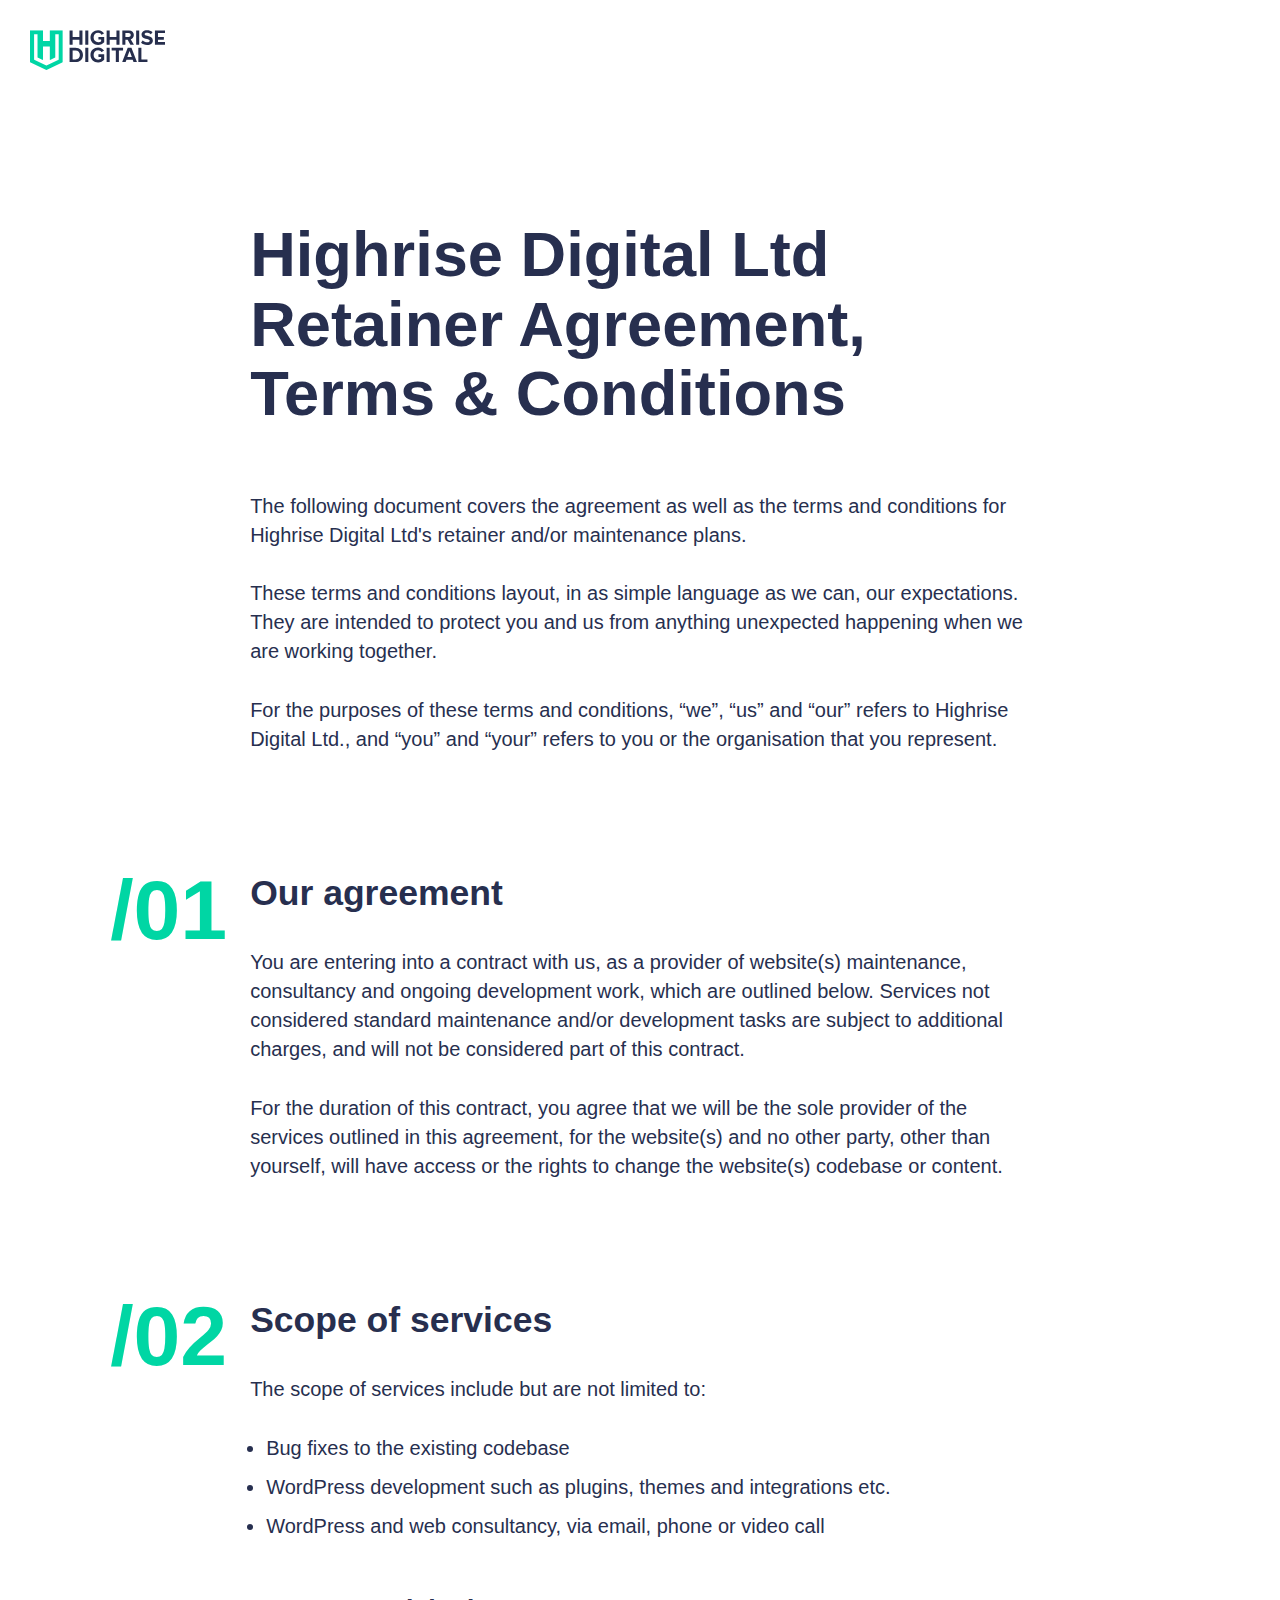
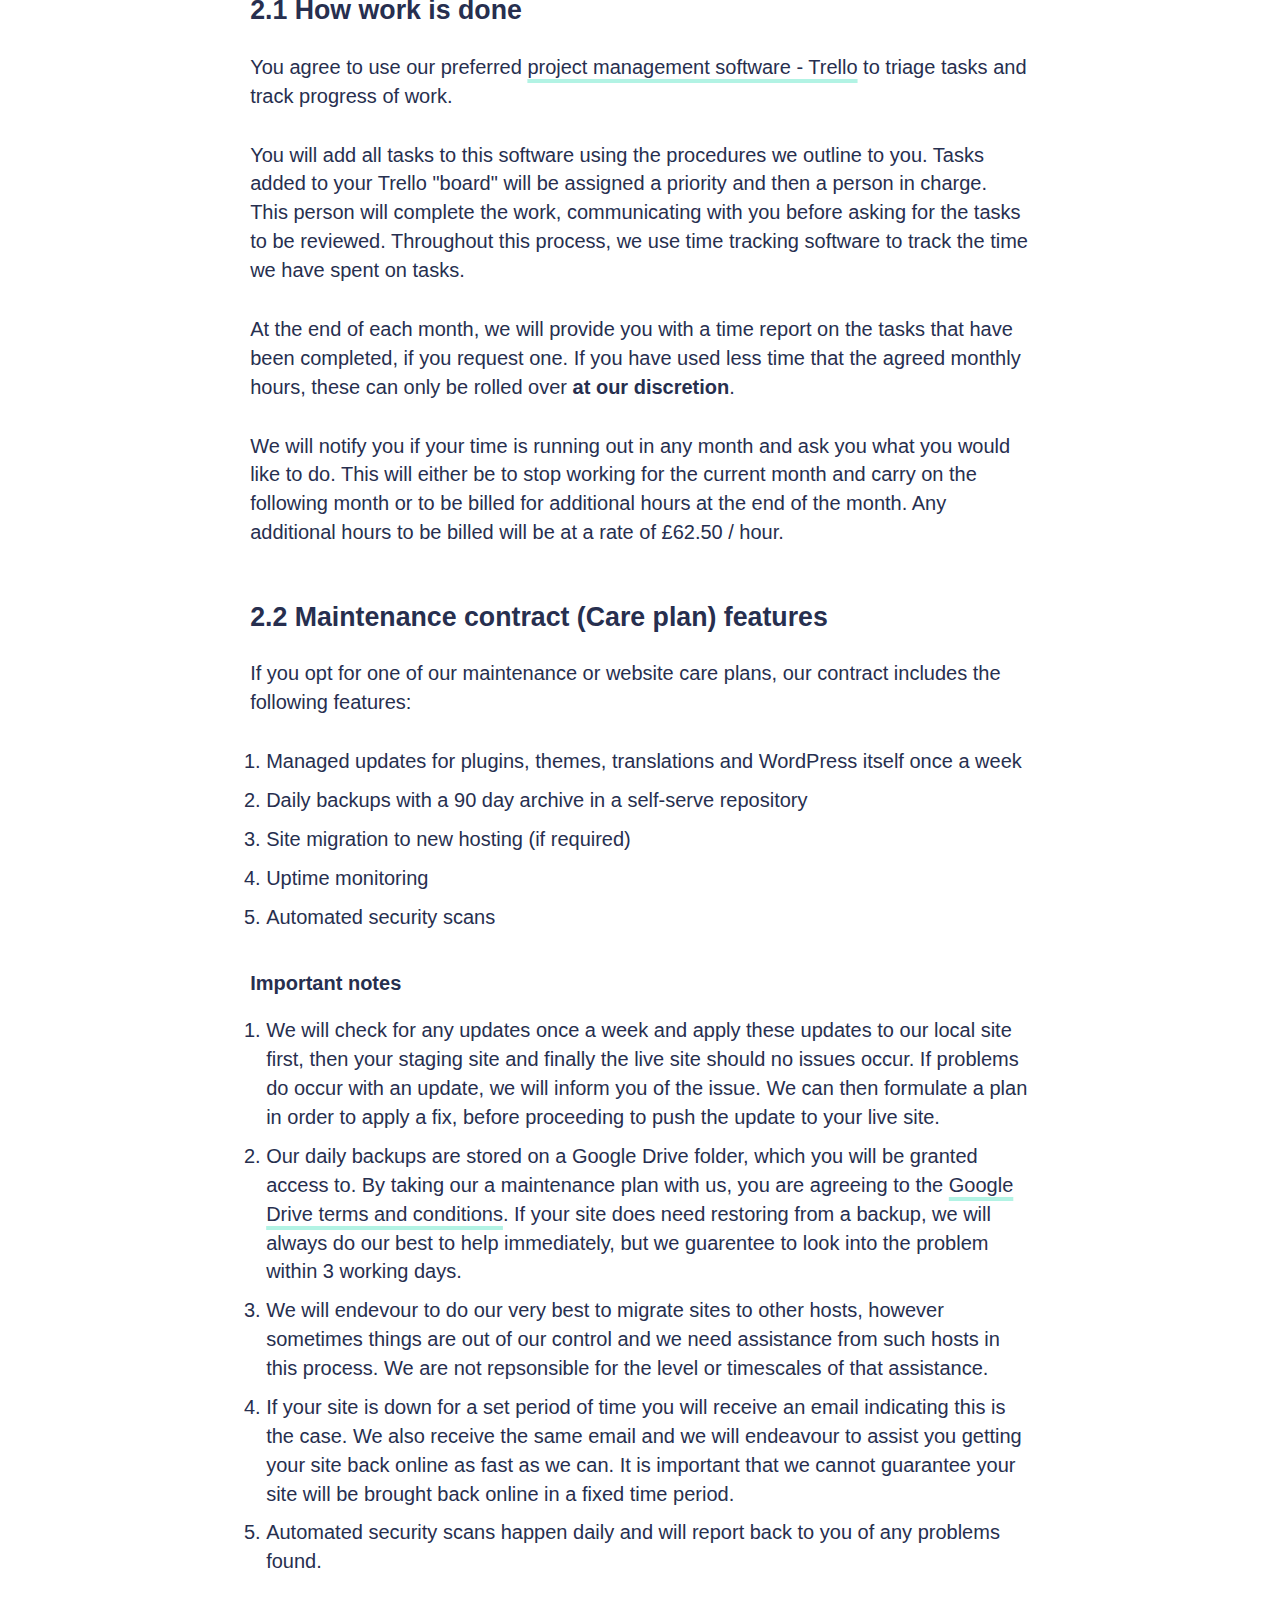
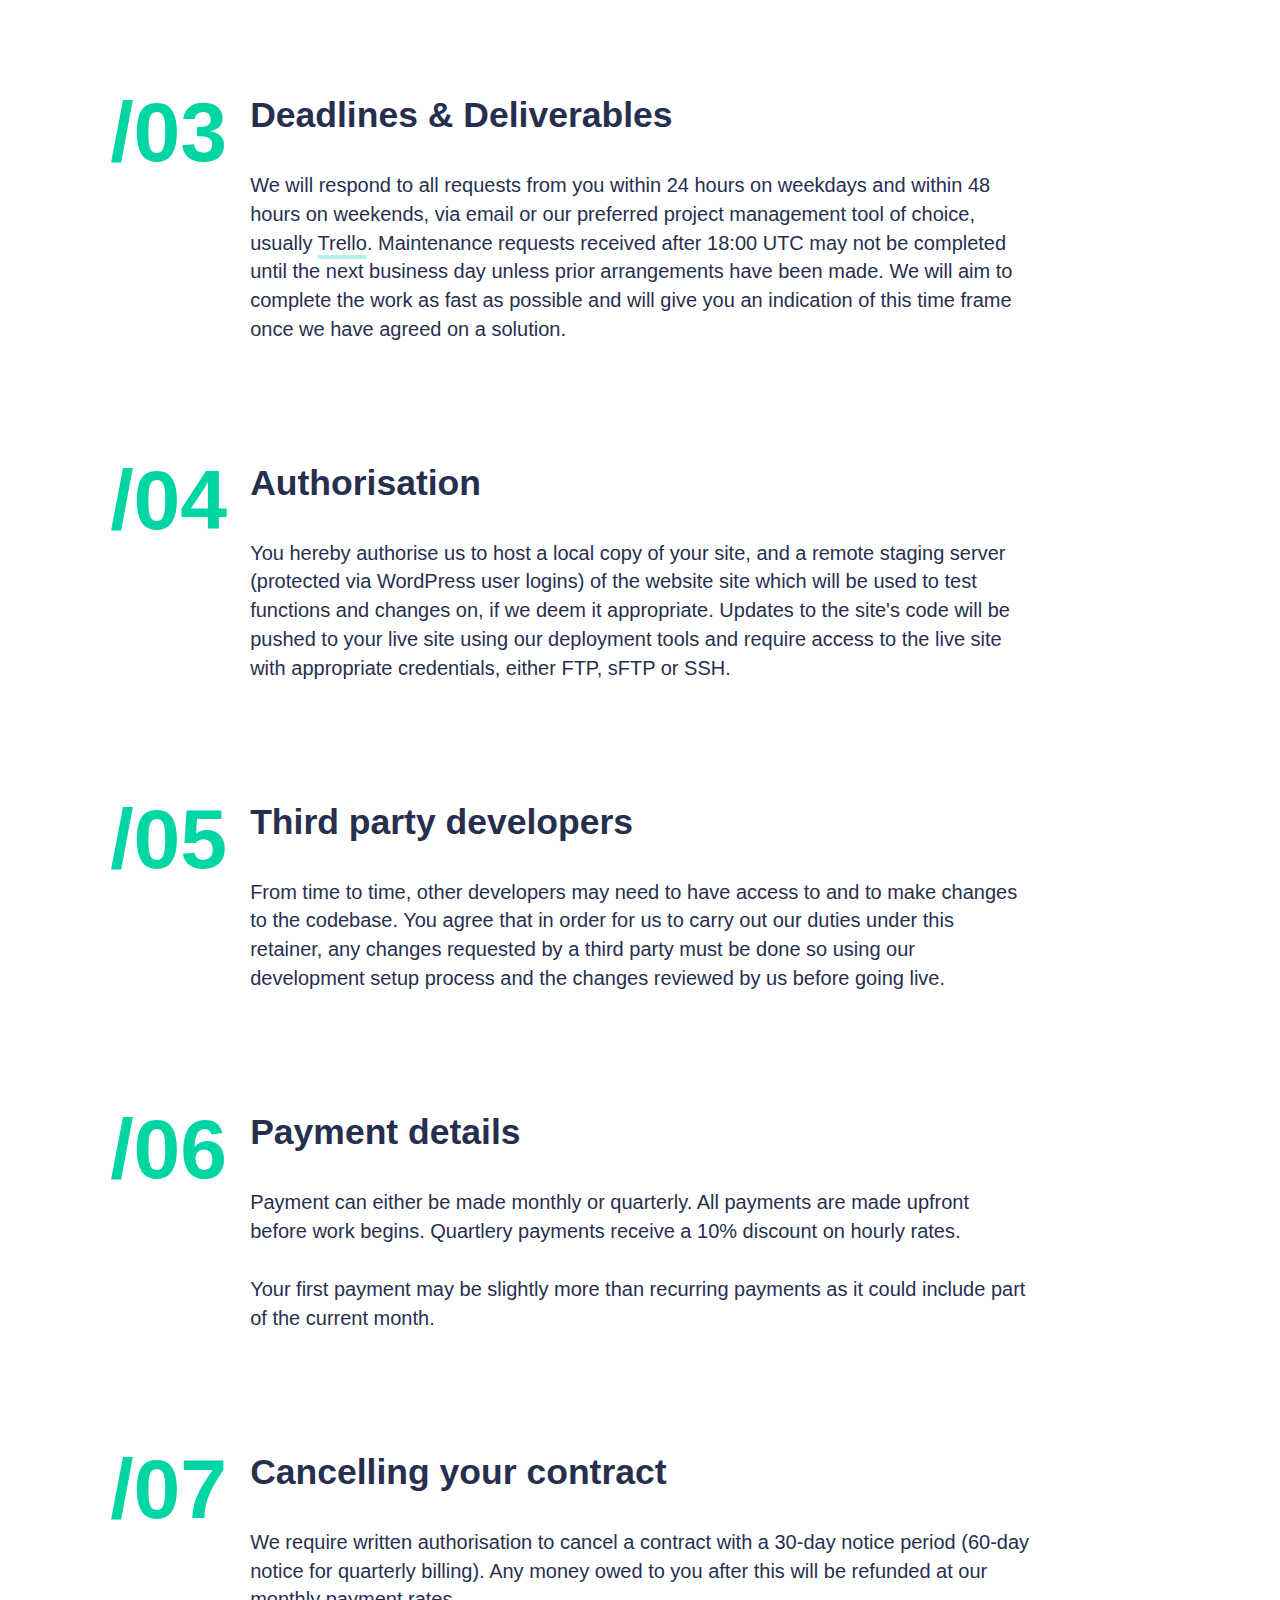
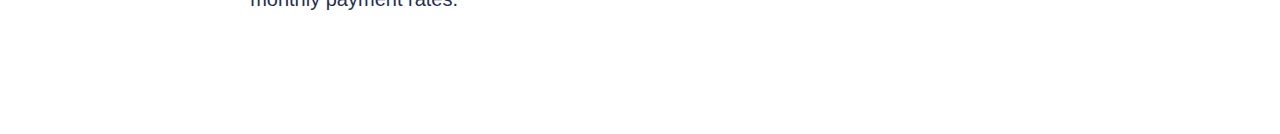
<file: retainer-terms.html>
<!doctype html>

<html lang="en">
<head>
	<meta charset="utf-8">
	<title>Highrise Digital Retainer Terms & Conditions</title>
	<meta name="description" content="Highrise Digital terms and conditions">
	<meta name="author" content="Highrise Digital">
	<link rel="stylesheet" href="assets/css/block-library.css">
	<link rel="stylesheet" href="assets/css/style.css">

	<style id="global-styles-inline-css" type="text/css">
		body{--wp--preset--color--black: #000000;--wp--preset--color--cyan-bluish-gray: #abb8c3;--wp--preset--color--white: #FFFFFF;--wp--preset--color--pale-pink: #f78da7;--wp--preset--color--vivid-red: #cf2e2e;--wp--preset--color--luminous-vivid-orange: #ff6900;--wp--preset--color--luminous-vivid-amber: #fcb900;--wp--preset--color--light-green-cyan: #7bdcb5;--wp--preset--color--vivid-green-cyan: #00d084;--wp--preset--color--pale-cyan-blue: #8ed1fc;--wp--preset--color--vivid-cyan-blue: #0693e3;--wp--preset--color--vivid-purple: #9b51e0;--wp--preset--color--brand-1: var(--color--brand-1);--wp--preset--color--brand-2: var(--color--brand-2);--wp--preset--color--brand-text: var(--color--brand-text);--wp--preset--color--sr-black: #333333;--wp--preset--color--black-80: #5C5C5C;--wp--preset--color--black-40: #ADADAD;--wp--preset--color--black-20: #D6D6D6;--wp--preset--color--black-10: #EBEBEB;--wp--preset--color--black-05: #F5F5F5;--wp--preset--gradient--vivid-cyan-blue-to-vivid-purple: linear-gradient(135deg,rgba(6,147,227,1) 0%,rgb(155,81,224) 100%);--wp--preset--gradient--light-green-cyan-to-vivid-green-cyan: linear-gradient(135deg,rgb(122,220,180) 0%,rgb(0,208,130) 100%);--wp--preset--gradient--luminous-vivid-amber-to-luminous-vivid-orange: linear-gradient(135deg,rgba(252,185,0,1) 0%,rgba(255,105,0,1) 100%);--wp--preset--gradient--luminous-vivid-orange-to-vivid-red: linear-gradient(135deg,rgba(255,105,0,1) 0%,rgb(207,46,46) 100%);--wp--preset--gradient--very-light-gray-to-cyan-bluish-gray: linear-gradient(135deg,rgb(238,238,238) 0%,rgb(169,184,195) 100%);--wp--preset--gradient--cool-to-warm-spectrum: linear-gradient(135deg,rgb(74,234,220) 0%,rgb(151,120,209) 20%,rgb(207,42,186) 40%,rgb(238,44,130) 60%,rgb(251,105,98) 80%,rgb(254,248,76) 100%);--wp--preset--gradient--blush-light-purple: linear-gradient(135deg,rgb(255,206,236) 0%,rgb(152,150,240) 100%);--wp--preset--gradient--blush-bordeaux: linear-gradient(135deg,rgb(254,205,165) 0%,rgb(254,45,45) 50%,rgb(107,0,62) 100%);--wp--preset--gradient--luminous-dusk: linear-gradient(135deg,rgb(255,203,112) 0%,rgb(199,81,192) 50%,rgb(65,88,208) 100%);--wp--preset--gradient--pale-ocean: linear-gradient(135deg,rgb(255,245,203) 0%,rgb(182,227,212) 50%,rgb(51,167,181) 100%);--wp--preset--gradient--electric-grass: linear-gradient(135deg,rgb(202,248,128) 0%,rgb(113,206,126) 100%);--wp--preset--gradient--midnight: linear-gradient(135deg,rgb(2,3,129) 0%,rgb(40,116,252) 100%);--wp--preset--gradient--simple-social-images: radial-gradient( circle farthest-corner at 10.2% 55.8%,  rgba(252,37,103,1) 0%, rgba(250,38,151,1) 46.2%, rgba(186,8,181,1) 90.1% );--wp--preset--duotone--dark-grayscale: url('#wp-duotone-dark-grayscale');--wp--preset--duotone--grayscale: url('#wp-duotone-grayscale');--wp--preset--duotone--purple-yellow: url('#wp-duotone-purple-yellow');--wp--preset--duotone--blue-red: url('#wp-duotone-blue-red');--wp--preset--duotone--midnight: url('#wp-duotone-midnight');--wp--preset--duotone--magenta-yellow: url('#wp-duotone-magenta-yellow');--wp--preset--duotone--purple-green: url('#wp-duotone-purple-green');--wp--preset--duotone--blue-orange: url('#wp-duotone-blue-orange');--wp--preset--font-size--small: var(--step--1);--wp--preset--font-size--medium: var(--step-1);--wp--preset--font-size--large: var(--step-2);--wp--preset--font-size--x-large: 42px;--wp--preset--font-size--tiny: var(--step--2);--wp--preset--font-size--normal: var(--step-0);--wp--preset--font-size--extra-large: var(--step-3);--wp--preset--font-size--huge: var(--step-4);--wp--preset--font-size--gigantic: var(--step-5);--wp--preset--font-family--inter: Inter, sans-serif;--wp--preset--font-family--cursive: 'Caveat', cursive;}body { margin: 0; }body{background-color: var(--wp--preset--color--white);color: var(--wp--preset--color--brand-text, var(--wp--preset--color--brand-2));font-family: var(--wp--preset--font-family--inter);font-size: var(--wp--preset--font-size--normal);line-height: 1.444;}.wp-site-blocks > .alignleft { float: left; margin-right: 2em; }.wp-site-blocks > .alignright { float: right; margin-left: 2em; }.wp-site-blocks > .aligncenter { justify-content: center; margin-left: auto; margin-right: auto; }h1{font-family: var(--wp--preset--font-family--museo);font-size: var(--wp--preset--font-size--huge);}h2{font-size: var(--wp--preset--font-size--large);font-weight: bold;}h3{font-size: var(--wp--preset--font-size--medium);font-weight: bold;}h4{font-size: var(--wp--preset--font-size--normal);font-weight: bold;}h5{font-size: var(--wp--preset--font-size--normal);}h6{font-size: var(--wp--preset--font-size--small);}.has-black-color{color: var(--wp--preset--color--black) !important;}.has-cyan-bluish-gray-color{color: var(--wp--preset--color--cyan-bluish-gray) !important;}.has-white-color{color: var(--wp--preset--color--white) !important;}.has-pale-pink-color{color: var(--wp--preset--color--pale-pink) !important;}.has-vivid-red-color{color: var(--wp--preset--color--vivid-red) !important;}.has-luminous-vivid-orange-color{color: var(--wp--preset--color--luminous-vivid-orange) !important;}.has-luminous-vivid-amber-color{color: var(--wp--preset--color--luminous-vivid-amber) !important;}.has-light-green-cyan-color{color: var(--wp--preset--color--light-green-cyan) !important;}.has-vivid-green-cyan-color{color: var(--wp--preset--color--vivid-green-cyan) !important;}.has-pale-cyan-blue-color{color: var(--wp--preset--color--pale-cyan-blue) !important;}.has-vivid-cyan-blue-color{color: var(--wp--preset--color--vivid-cyan-blue) !important;}.has-vivid-purple-color{color: var(--wp--preset--color--vivid-purple) !important;}.has-brand-1-color{color: var(--wp--preset--color--brand-1) !important;}.has-brand-2-color{color: var(--wp--preset--color--brand-2) !important;}.has-brand-text-color{color: var(--wp--preset--color--brand-text) !important;}.has-sr-black-color{color: var(--wp--preset--color--sr-black) !important;}.has-black-80-color{color: var(--wp--preset--color--black-80) !important;}.has-black-40-color{color: var(--wp--preset--color--black-40) !important;}.has-black-20-color{color: var(--wp--preset--color--black-20) !important;}.has-black-10-color{color: var(--wp--preset--color--black-10) !important;}.has-black-05-color{color: var(--wp--preset--color--black-05) !important;}.has-black-background-color{background-color: var(--wp--preset--color--black) !important;}.has-cyan-bluish-gray-background-color{background-color: var(--wp--preset--color--cyan-bluish-gray) !important;}.has-white-background-color{background-color: var(--wp--preset--color--white) !important;}.has-pale-pink-background-color{background-color: var(--wp--preset--color--pale-pink) !important;}.has-vivid-red-background-color{background-color: var(--wp--preset--color--vivid-red) !important;}.has-luminous-vivid-orange-background-color{background-color: var(--wp--preset--color--luminous-vivid-orange) !important;}.has-luminous-vivid-amber-background-color{background-color: var(--wp--preset--color--luminous-vivid-amber) !important;}.has-light-green-cyan-background-color{background-color: var(--wp--preset--color--light-green-cyan) !important;}.has-vivid-green-cyan-background-color{background-color: var(--wp--preset--color--vivid-green-cyan) !important;}.has-pale-cyan-blue-background-color{background-color: var(--wp--preset--color--pale-cyan-blue) !important;}.has-vivid-cyan-blue-background-color{background-color: var(--wp--preset--color--vivid-cyan-blue) !important;}.has-vivid-purple-background-color{background-color: var(--wp--preset--color--vivid-purple) !important;}.has-brand-1-background-color{background-color: var(--wp--preset--color--brand-1) !important;}.has-brand-2-background-color{background-color: var(--wp--preset--color--brand-2) !important;}.has-brand-text-background-color{background-color: var(--wp--preset--color--brand-text) !important;}.has-sr-black-background-color{background-color: var(--wp--preset--color--sr-black) !important;}.has-black-80-background-color{background-color: var(--wp--preset--color--black-80) !important;}.has-black-40-background-color{background-color: var(--wp--preset--color--black-40) !important;}.has-black-20-background-color{background-color: var(--wp--preset--color--black-20) !important;}.has-black-10-background-color{background-color: var(--wp--preset--color--black-10) !important;}.has-black-05-background-color{background-color: var(--wp--preset--color--black-05) !important;}.has-black-border-color{border-color: var(--wp--preset--color--black) !important;}.has-cyan-bluish-gray-border-color{border-color: var(--wp--preset--color--cyan-bluish-gray) !important;}.has-white-border-color{border-color: var(--wp--preset--color--white) !important;}.has-pale-pink-border-color{border-color: var(--wp--preset--color--pale-pink) !important;}.has-vivid-red-border-color{border-color: var(--wp--preset--color--vivid-red) !important;}.has-luminous-vivid-orange-border-color{border-color: var(--wp--preset--color--luminous-vivid-orange) !important;}.has-luminous-vivid-amber-border-color{border-color: var(--wp--preset--color--luminous-vivid-amber) !important;}.has-light-green-cyan-border-color{border-color: var(--wp--preset--color--light-green-cyan) !important;}.has-vivid-green-cyan-border-color{border-color: var(--wp--preset--color--vivid-green-cyan) !important;}.has-pale-cyan-blue-border-color{border-color: var(--wp--preset--color--pale-cyan-blue) !important;}.has-vivid-cyan-blue-border-color{border-color: var(--wp--preset--color--vivid-cyan-blue) !important;}.has-vivid-purple-border-color{border-color: var(--wp--preset--color--vivid-purple) !important;}.has-brand-1-border-color{border-color: var(--wp--preset--color--brand-1) !important;}.has-brand-2-border-color{border-color: var(--wp--preset--color--brand-2) !important;}.has-brand-text-border-color{border-color: var(--wp--preset--color--brand-text) !important;}.has-sr-black-border-color{border-color: var(--wp--preset--color--sr-black) !important;}.has-black-80-border-color{border-color: var(--wp--preset--color--black-80) !important;}.has-black-40-border-color{border-color: var(--wp--preset--color--black-40) !important;}.has-black-20-border-color{border-color: var(--wp--preset--color--black-20) !important;}.has-black-10-border-color{border-color: var(--wp--preset--color--black-10) !important;}.has-black-05-border-color{border-color: var(--wp--preset--color--black-05) !important;}.has-vivid-cyan-blue-to-vivid-purple-gradient-background{background: var(--wp--preset--gradient--vivid-cyan-blue-to-vivid-purple) !important;}.has-light-green-cyan-to-vivid-green-cyan-gradient-background{background: var(--wp--preset--gradient--light-green-cyan-to-vivid-green-cyan) !important;}.has-luminous-vivid-amber-to-luminous-vivid-orange-gradient-background{background: var(--wp--preset--gradient--luminous-vivid-amber-to-luminous-vivid-orange) !important;}.has-luminous-vivid-orange-to-vivid-red-gradient-background{background: var(--wp--preset--gradient--luminous-vivid-orange-to-vivid-red) !important;}.has-very-light-gray-to-cyan-bluish-gray-gradient-background{background: var(--wp--preset--gradient--very-light-gray-to-cyan-bluish-gray) !important;}.has-cool-to-warm-spectrum-gradient-background{background: var(--wp--preset--gradient--cool-to-warm-spectrum) !important;}.has-blush-light-purple-gradient-background{background: var(--wp--preset--gradient--blush-light-purple) !important;}.has-blush-bordeaux-gradient-background{background: var(--wp--preset--gradient--blush-bordeaux) !important;}.has-luminous-dusk-gradient-background{background: var(--wp--preset--gradient--luminous-dusk) !important;}.has-pale-ocean-gradient-background{background: var(--wp--preset--gradient--pale-ocean) !important;}.has-electric-grass-gradient-background{background: var(--wp--preset--gradient--electric-grass) !important;}.has-midnight-gradient-background{background: var(--wp--preset--gradient--midnight) !important;}.has-simple-social-images-gradient-background{background: var(--wp--preset--gradient--simple-social-images) !important;}.has-small-font-size{font-size: var(--wp--preset--font-size--small) !important;}.has-medium-font-size{font-size: var(--wp--preset--font-size--medium) !important;}.has-large-font-size{font-size: var(--wp--preset--font-size--large) !important;}.has-x-large-font-size{font-size: var(--wp--preset--font-size--x-large) !important;}.has-tiny-font-size{font-size: var(--wp--preset--font-size--tiny) !important;}.has-normal-font-size{font-size: var(--wp--preset--font-size--normal) !important;}.has-extra-large-font-size{font-size: var(--wp--preset--font-size--extra-large) !important;}.has-huge-font-size{font-size: var(--wp--preset--font-size--huge) !important;}.has-gigantic-font-size{font-size: var(--wp--preset--font-size--gigantic) !important;}.has-inter-font-family{font-family: var(--wp--preset--font-family--inter) !important;}.has-cursive-font-family{font-family: var(--wp--preset--font-family--cursive) !important;}
	</style>

</head>

<body>

	<header class="site-header" id="site-header">

		<div class="skip-link">
			<a href="#main">Skip to content</a>
		</div>

		<div class="site-header__inner">

			<div class="site-info">

				<a class="site-info__logo" href="https://highrise.digital/terms/">

					<svg class="site-title__logo" width="186px" height="55px" viewBox="0 0 186 55" version="1.1" xmlns="http://www.w3.org/2000/svg" xmlns:xlink="http://www.w3.org/1999/xlink"> <defs> <polygon id="path-1" points="0 0.220859375 45.1034375 0.220859375 45.1034375 55 0 55"></polygon> </defs> <g id="Page-1" stroke="none" stroke-width="1" fill="none" fill-rule="evenodd"> <g id="Desktop-HD-Copy-5" transform="translate(-326.000000, -89.000000)"> <g id="HD_RGB" transform="translate(326.000000, 89.000000)"> <g id="Group-3" class="logo-shape"> <mask id="mask-2" fill="white"> <use xlink:href="#path-1"></use> </mask> <g id="Clip-2"></g> <path d="M39.3344531,40.7876562 L22.6505469,48.7325781 C22.5878125,48.7617969 22.515625,48.7617969 22.4528906,48.7325781 L5.76898437,40.7876562 C5.6890625,40.7498437 5.6375,40.6690625 5.6375,40.5796875 L5.6375,6.08953125 C5.6375,5.96234375 5.74148437,5.85921875 5.86867187,5.85921875 L10.1053906,5.85921875 C10.2334375,5.85921875 10.3365625,5.96234375 10.3365625,6.08953125 L10.3365625,37.6492187 C10.3365625,37.7377344 10.3872656,37.8185156 10.4671875,37.8571875 L17.524375,41.2173437 C17.6764844,41.2895312 17.8535156,41.1786719 17.8535156,41.009375 L17.8535156,23.0028906 C17.8535156,22.8757031 17.9566406,22.7725781 18.0838281,22.7725781 L27.0196094,22.7725781 C27.1467969,22.7725781 27.2499219,22.8757031 27.2499219,23.0028906 L27.2499219,41.009375 C27.2499219,41.1786719 27.4260938,41.2895312 27.5790625,41.2173437 L34.6353906,37.8571875 C34.7161719,37.8185156 34.766875,37.7377344 34.766875,37.6492187 L34.766875,6.08953125 C34.766875,5.96234375 34.87,5.85921875 34.9980469,5.85921875 L39.2347656,5.85921875 C39.3619531,5.85921875 39.4650781,5.96234375 39.4650781,6.08953125 L39.4650781,40.5796875 C39.4650781,40.6690625 39.414375,40.7498437 39.3344531,40.7876562 Z M27.2499219,0.451171875 L27.2499219,15.0253125 C27.2499219,15.1525 27.1467969,15.255625 27.0196094,15.255625 L18.0838281,15.255625 C17.9566406,15.255625 17.8535156,15.1525 17.8535156,15.0253125 L17.8535156,0.451171875 C17.8535156,0.323984375 17.7503906,0.220859375 17.6232031,0.220859375 L0.2303125,0.220859375 C0.103125,0.220859375 0,0.323984375 0,0.451171875 L0,44.1400781 C0,44.2294531 0.0515625,44.3102344 0.131484375,44.3480469 L22.4528906,54.9776562 C22.515625,55.0077344 22.5878125,55.0077344 22.6505469,54.9776562 L44.9719531,44.3480469 C45.051875,44.3102344 45.1034375,44.2294531 45.1034375,44.1400781 L45.1034375,0.451171875 C45.1034375,0.323984375 45.0003125,0.220859375 44.873125,0.220859375 L27.4802344,0.220859375 C27.3530469,0.220859375 27.2499219,0.323984375 27.2499219,0.451171875 Z" id="Fill-1" fill="#00D6A5" mask="url(#mask-2)"></path> </g> <path d="M67.91125,20.0483594 L67.91125,13.4535156 C67.91125,13.3409375 67.8201563,13.2498438 67.7075781,13.2498438 L58.80875,13.2498438 C58.6961719,13.2498438 58.6050781,13.3409375 58.6050781,13.4535156 L58.6050781,20.0483594 C58.6050781,20.1609375 58.5139844,20.2520313 58.4014063,20.2520313 L54.6132813,20.2520313 C54.5007031,20.2520313 54.4096094,20.1609375 54.4096094,20.0483594 L54.4096094,0.750234375 C54.4096094,0.63765625 54.5007031,0.5465625 54.6132813,0.5465625 L58.4014063,0.5465625 C58.5139844,0.5465625 58.6050781,0.63765625 58.6050781,0.750234375 L58.6050781,9.3534375 C58.6050781,9.46601563 58.6961719,9.55710938 58.80875,9.55710938 L67.7075781,9.55710938 C67.8201563,9.55710938 67.91125,9.46601563 67.91125,9.3534375 L67.91125,0.750234375 C67.91125,0.63765625 68.0023437,0.5465625 68.1149219,0.5465625 L71.9322656,0.5465625 C72.0448437,0.5465625 72.1359375,0.63765625 72.1359375,0.750234375 L72.1359375,20.0483594 C72.1359375,20.1609375 72.0448437,20.2520313 71.9322656,20.2520313 L68.1149219,20.2520313 C68.0023437,20.2520313 67.91125,20.1609375 67.91125,20.0483594" id="Fill-4" fill="#262E4D"></path> <path d="M76.0065625,20.0475 L76.0065625,0.750234375 C76.0065625,0.63765625 76.0985156,0.5465625 76.2110938,0.5465625 L79.9975,0.5465625 C80.1109375,0.5465625 80.2020313,0.63765625 80.2020313,0.750234375 L80.2020313,20.0475 C80.2020313,20.1609375 80.1109375,20.2520313 79.9975,20.2520313 L76.2110938,20.2520313 C76.0985156,20.2520313 76.0065625,20.1609375 76.0065625,20.0475" id="Fill-5" fill="#262E4D"></path> <path d="M83.1565625,10.4139063 C83.1565625,4.18 87.883125,0.220859375 93.644375,0.220859375 C97.6413281,0.220859375 100.183359,2.18023437 101.677813,4.43695312 C101.743984,4.53664062 101.707891,4.67242187 101.603047,4.72914062 L98.4749219,6.42640625 C98.3829688,6.47625 98.2703906,6.44703125 98.2102344,6.36023437 C97.3010156,5.039375 95.6639062,3.94367187 93.644375,3.94367187 C90.069375,3.94367187 87.4697656,6.69109375 87.4697656,10.4139063 C87.4697656,14.1367187 90.069375,16.8841406 93.644375,16.8841406 C95.3399219,16.8841406 96.95125,16.1579687 97.7719531,15.4378125 C97.8166406,15.3991406 97.8398438,15.3432812 97.8398438,15.2839844 L97.8398438,13.4242969 C97.8398438,13.3117188 97.74875,13.220625 97.6361719,13.220625 L94.2992188,13.220625 C94.1866406,13.220625 94.0955469,13.1295312 94.0955469,13.0169531 L94.0955469,9.76078125 C94.0955469,9.64820312 94.1866406,9.55710938 94.2992188,9.55710938 L101.831641,9.55710938 C101.943359,9.55710938 102.035313,9.64820312 102.035313,9.76078125 L102.035313,16.8334375 C102.035313,16.885 102.015547,16.9348437 101.981172,16.9726562 C99.97625,19.1846875 97.1875781,20.6361719 93.644375,20.6361719 C87.883125,20.6361719 83.1565625,16.6185938 83.1565625,10.4139063" id="Fill-6" fill="#262E4D"></path> <path d="M118.875625,20.0483594 L118.875625,13.4535156 C118.875625,13.3409375 118.784531,13.2498438 118.671953,13.2498438 L109.772266,13.2498438 C109.659688,13.2498438 109.568594,13.3409375 109.568594,13.4535156 L109.568594,20.0483594 C109.568594,20.1609375 109.4775,20.2520313 109.365781,20.2520313 L105.576797,20.2520313 C105.465078,20.2520313 105.373984,20.1609375 105.373984,20.0483594 L105.373984,0.749375 C105.373984,0.63765625 105.465078,0.5465625 105.576797,0.5465625 L109.365781,0.5465625 C109.4775,0.5465625 109.568594,0.63765625 109.568594,0.749375 L109.568594,9.3534375 C109.568594,9.46601563 109.659688,9.55710938 109.772266,9.55710938 L118.671953,9.55710938 C118.784531,9.55710938 118.875625,9.46601563 118.875625,9.3534375 L118.875625,0.749375 C118.875625,0.63765625 118.966719,0.5465625 119.078437,0.5465625 L122.896641,0.5465625 C123.009219,0.5465625 123.100313,0.63765625 123.100313,0.749375 L123.100313,20.0483594 C123.100313,20.1609375 123.009219,20.2520313 122.896641,20.2520313 L119.078437,20.2520313 C118.966719,20.2520313 118.875625,20.1609375 118.875625,20.0483594" id="Fill-7" fill="#262E4D"></path> <path d="M138.522656,6.89820313 C138.522656,5.24390625 137.2525,4.23929688 135.568125,4.23929688 L131.370078,4.23929688 C131.2575,4.23929688 131.166406,4.33039063 131.166406,4.44382812 L131.166406,9.35257812 C131.166406,9.46601563 131.2575,9.55710938 131.370078,9.55710938 L135.568125,9.55710938 C137.2525,9.55710938 138.522656,8.5525 138.522656,6.89820313 Z M138.050859,20.1463281 L134.297109,13.3555469 C134.261016,13.2902344 134.192266,13.2498438 134.118359,13.2498438 L131.370078,13.2498438 C131.2575,13.2498438 131.166406,13.3417969 131.166406,13.454375 L131.166406,20.0475 C131.166406,20.1600781 131.074453,20.2520313 130.961875,20.2520313 L127.175469,20.2520313 C127.062031,20.2520313 126.970937,20.1600781 126.970937,20.0475 L126.970937,0.750234375 C126.970937,0.63765625 127.062031,0.5465625 127.175469,0.5465625 L136.188594,0.5465625 C140.295547,0.5465625 142.806641,3.2346875 142.806641,6.89820313 C142.806641,10.2428906 140.794844,12.0914063 138.752969,12.6800781 C138.623203,12.7170313 138.561328,12.863125 138.630078,12.9791406 L142.743047,19.9435156 C142.822969,20.0801562 142.725,20.2520313 142.566875,20.2520313 L138.229609,20.2520313 C138.154844,20.2520313 138.086953,20.2116406 138.050859,20.1463281 Z" id="Fill-8" fill="#262E4D"></path> <path d="M145.968281,20.0483594 L145.968281,0.750234375 C145.968281,0.63765625 146.059375,0.5465625 146.171953,0.5465625 L149.960078,0.5465625 C150.071797,0.5465625 150.162891,0.63765625 150.162891,0.750234375 L150.162891,20.0483594 C150.162891,20.1609375 150.071797,20.2520313 149.960078,20.2520313 L146.171953,20.2520313 C146.059375,20.2520313 145.968281,20.1609375 145.968281,20.0483594" id="Fill-9" fill="#262E4D"></path> <path d="M152.834688,17.3327344 L154.868828,14.4804688 C154.941875,14.3773437 155.087109,14.3670312 155.177344,14.4555469 C156.568672,15.82625 158.66125,16.9434375 161.272031,16.9434375 C163.576016,16.9434375 164.699219,15.8795312 164.699219,14.7571875 C164.699219,11.2707031 153.35375,13.6640625 153.35375,6.24851563 C153.35375,2.96914062 156.190547,0.2509375 160.828594,0.2509375 C163.88625,0.2509375 166.436016,1.1515625 168.369609,2.87117188 C168.449531,2.94164063 168.459844,3.06367187 168.395391,3.14875 L166.307969,5.89703125 C166.236641,5.99070312 166.102578,6.001875 166.013203,5.92453125 C164.437969,4.54867187 162.385781,3.91445312 160.444453,3.91445312 C158.642344,3.91445312 157.637734,4.71195312 157.637734,5.89359375 C157.637734,9.02515625 168.953125,6.92742188 168.953125,14.2845312 C168.953125,17.88875 166.382734,20.6060938 161.064922,20.6060938 C157.367031,20.6060938 154.686641,19.3917969 152.857031,17.5982813 C152.784844,17.5278125 152.777109,17.414375 152.834688,17.3327344" id="Fill-10" fill="#262E4D"></path> <path d="M171.789922,20.0492187 L171.789922,0.748515625 C171.789922,0.636796875 171.880156,0.5465625 171.991875,0.5465625 L185.532187,0.5465625 C185.643906,0.5465625 185.734141,0.636796875 185.734141,0.748515625 L185.734141,4.03648437 C185.734141,4.1490625 185.643906,4.23929687 185.532187,4.23929687 L176.187344,4.23929687 C176.075625,4.23929687 175.985391,4.32953125 175.985391,4.44125 L175.985391,9.35515625 C175.985391,9.466875 176.075625,9.55710938 176.187344,9.55710938 L183.870156,9.55710938 C183.981875,9.55710938 184.072969,9.64820312 184.072969,9.75992187 L184.072969,13.0478906 C184.072969,13.1596094 183.981875,13.2498438 183.870156,13.2498438 L176.187344,13.2498438 C176.075625,13.2498438 175.985391,13.3409375 175.985391,13.4526562 L175.985391,16.3564844 C175.985391,16.4682031 176.075625,16.5592969 176.187344,16.5592969 L185.532187,16.5592969 C185.643906,16.5592969 185.734141,16.6495313 185.734141,16.76125 L185.734141,20.0492187 C185.734141,20.1617969 185.643906,20.2520313 185.532187,20.2520313 L171.991875,20.2520313 C171.880156,20.2520313 171.789922,20.1617969 171.789922,20.0492187" id="Fill-11" fill="#262E4D"></path> <path d="M68.5660937,34.3260156 C68.5660937,30.8395313 66.4391406,28.1505469 62.3914844,28.1505469 L58.8078906,28.1505469 C58.6961719,28.1505469 58.6050781,28.2416406 58.6050781,28.3542187 L58.6050781,40.2677344 C58.6050781,40.3803125 58.6961719,40.4705469 58.8078906,40.4705469 L62.3914844,40.4705469 C66.2913281,40.4705469 68.5660937,37.6638281 68.5660937,34.3260156 Z M54.4096094,43.9604688 L54.4096094,24.6614844 C54.4096094,24.5489063 54.5007031,24.4578125 54.6124219,24.4578125 L62.3914844,24.4578125 C68.5660937,24.4578125 72.8500781,28.386875 72.8500781,34.3260156 C72.8500781,40.2634375 68.5660937,44.1641406 62.3914844,44.1641406 L54.6124219,44.1641406 C54.5007031,44.1641406 54.4096094,44.0730469 54.4096094,43.9604688 Z" id="Fill-12" fill="#262E4D"></path> <path d="M76.0065625,43.9596094 L76.0065625,24.6614844 C76.0065625,24.5489063 76.0976562,24.4578125 76.2102344,24.4578125 L79.9983594,24.4578125 C80.1109375,24.4578125 80.2020313,24.5489063 80.2020313,24.6614844 L80.2020313,43.9596094 C80.2020313,44.0721875 80.1109375,44.1641406 79.9983594,44.1641406 L76.2102344,44.1641406 C76.0976562,44.1641406 76.0065625,44.0721875 76.0065625,43.9596094" id="Fill-13" fill="#262E4D"></path> <path d="M83.1565625,34.3260156 C83.1565625,28.0921094 87.883125,24.1329687 93.644375,24.1329687 C97.6413281,24.1329687 100.183359,26.0923438 101.677813,28.3482031 C101.743984,28.44875 101.707891,28.5845313 101.603047,28.64125 L98.4749219,30.3376563 C98.3829688,30.3875 98.2703906,30.3582813 98.2102344,30.2723438 C97.3001563,28.950625 95.6639062,27.8549219 93.644375,27.8549219 C90.069375,27.8549219 87.4697656,30.6032031 87.4697656,34.3260156 C87.4697656,38.0479688 90.069375,40.7953906 93.644375,40.7953906 C95.3399219,40.7953906 96.95125,40.0692188 97.7719531,39.3499219 C97.8166406,39.31125 97.8398438,39.2545313 97.8398438,39.1960938 L97.8398438,37.3364063 C97.8398438,37.2238281 97.74875,37.131875 97.6353125,37.131875 L94.2992188,37.131875 C94.1866406,37.131875 94.0955469,37.0407813 94.0955469,36.9282031 L94.0955469,33.6728906 C94.0955469,33.5603125 94.1866406,33.4692187 94.2992188,33.4692187 L101.830781,33.4692187 C101.943359,33.4692187 102.035313,33.5603125 102.035313,33.6728906 L102.035313,40.7455469 C102.035313,40.79625 102.015547,40.8469531 101.981172,40.8847656 C99.97625,43.0967969 97.1875781,44.5474219 93.644375,44.5474219 C87.883125,44.5474219 83.1565625,40.5298438 83.1565625,34.3260156" id="Fill-14" fill="#262E4D"></path> <path d="M105.373984,43.9613281 L105.373984,24.660625 C105.373984,24.5489063 105.464219,24.4578125 105.575938,24.4578125 L109.366641,24.4578125 C109.478359,24.4578125 109.568594,24.5489063 109.568594,24.660625 L109.568594,43.9613281 C109.568594,44.0730469 109.478359,44.1641406 109.366641,44.1641406 L105.575938,44.1641406 C105.464219,44.1641406 105.373984,44.0730469 105.373984,43.9613281" id="Fill-15" fill="#262E4D"></path> <path d="M118.018828,43.9613281 L118.018828,28.3533594 C118.018828,28.2416406 117.927734,28.1505469 117.816016,28.1505469 L112.460391,28.1505469 C112.347813,28.1505469 112.257578,28.0603125 112.257578,27.9485937 L112.257578,24.660625 C112.257578,24.5489063 112.347813,24.4578125 112.460391,24.4578125 L127.771875,24.4578125 C127.884453,24.4578125 127.974688,24.5489063 127.974688,24.660625 L127.974688,27.9485937 C127.974688,28.0603125 127.884453,28.1505469 127.771875,28.1505469 L122.446328,28.1505469 C122.33375,28.1505469 122.243516,28.2416406 122.243516,28.3533594 L122.243516,43.9613281 C122.243516,44.0730469 122.152422,44.1641406 122.040703,44.1641406 L118.220781,44.1641406 C118.109063,44.1641406 118.018828,44.0730469 118.018828,43.9613281" id="Fill-16" fill="#262E4D"></path> <path d="M136.735156,29.1835156 L133.9525,36.8886719 C133.904375,37.021875 134.003203,37.1619531 134.144141,37.1619531 L139.709453,37.1619531 C139.850391,37.1619531 139.948359,37.021875 139.901094,36.8886719 L137.118437,29.1835156 C137.053984,29.0047656 136.800469,29.0047656 136.735156,29.1835156 Z M142.314219,44.0300781 L141.200469,40.98875 C141.17125,40.9079688 141.094766,40.8546875 141.009688,40.8546875 L132.843047,40.8546875 C132.757969,40.8546875 132.682344,40.9071094 132.652266,40.9870313 L131.511016,44.0317969 C131.480938,44.1108594 131.404453,44.1641406 131.320234,44.1641406 L126.971797,44.1641406 C126.829141,44.1641406 126.730312,44.0197656 126.781875,43.8865625 L134.247266,24.5884375 C134.277344,24.5102344 134.352969,24.4578125 134.437187,24.4578125 L139.416406,24.4578125 C139.500625,24.4578125 139.57625,24.5102344 139.606328,24.5884375 L147.0425,43.8865625 C147.094063,44.020625 146.995234,44.1641406 146.852578,44.1641406 L142.505,44.1641406 C142.419922,44.1641406 142.343437,44.11 142.314219,44.0300781 Z" id="Fill-17" fill="#262E4D"></path> <path d="M148.98125,43.9613281 L148.98125,24.660625 C148.98125,24.5489063 149.072344,24.4578125 149.184063,24.4578125 L152.973906,24.4578125 C153.085625,24.4578125 153.176719,24.5489063 153.176719,24.660625 L153.176719,40.2677344 C153.176719,40.3803125 153.266953,40.4705469 153.379531,40.4705469 L161.304688,40.4705469 C161.417266,40.4705469 161.5075,40.5616406 161.5075,40.6733594 L161.5075,43.9613281 C161.5075,44.0730469 161.417266,44.1641406 161.304688,44.1641406 L149.184063,44.1641406 C149.072344,44.1641406 148.98125,44.0730469 148.98125,43.9613281" id="Fill-18" fill="#262E4D"></path> </g> </g> </g> </svg>
				</a>

			</div>

		</div><!-- // site-header__inner -->

	</header>

	<main id="main" class="entry-content">

		<h1>Highrise Digital Ltd Retainer Agreement, Terms &amp; Conditions</h1>

		<p>The following document covers the agreement as well as the terms and conditions for Highrise Digital Ltd's retainer and/or maintenance plans.</p>

		<p>These terms and conditions layout, in as simple language as we can, our expectations. They are intended to protect you and us from anything unexpected happening when we are working together.</p>

		<p>For the purposes of these terms and conditions, “we”, “us” and “our” refers to Highrise Digital Ltd., and “you” and “your” refers to you or the organisation that you represent.</p>

		<h2 class="is-style-section-title-count">Our agreement</h2>

		<p>You are entering into a contract with us, as a provider of website(s) maintenance, consultancy and ongoing development work, which are outlined below. Services not considered standard maintenance and/or development tasks are subject to additional charges, and will not be considered part of this contract.</p>

		<p>For the duration of this contract, you agree that we will be the sole provider of the services outlined in this agreement, for the website(s) and no other party, other than yourself, will have access or the rights to change the website(s) codebase or content.</p>

		<h2 class="is-style-section-title-count">Scope of services</h2>

		<p>The scope of services include but are not limited to:</p>

		<ul>
			<li>Bug fixes to the existing codebase</li>
			<li>WordPress development such as plugins, themes and integrations etc.</li>
			<li>WordPress and web consultancy, via email, phone or video call</li>
		</ul>

		<h3><strong>2.1</strong> How work is done</h3>

		<p>You agree to use our preferred <a href="https://highrise.digital/blog/how-to-use-trello-for-wordpress-project-management/">project management software - Trello</a> to triage tasks and track progress of work.</p>

		<p>You will add all tasks to this software using the procedures we outline to you. Tasks added to your Trello "board" will be assigned a priority and then a person in charge. This person will complete the work, communicating with you before asking for the tasks to be reviewed. Throughout this process, we use time tracking software to track the time we have spent on tasks.</p>

		<p>At the end of each month, we will provide you with a time report on the tasks that have been completed, if you request one. If you have used less time that the agreed monthly hours, these can only be rolled over <strong>at our discretion</strong>.</p>

		<p>We will notify you if your time is running out in any month and ask you what you would like to do. This will either be to stop working for the current month and carry on the following month or to be billed for additional hours at the end of the month. Any additional hours to be billed will be at a rate of £62.50 / hour.</p>

		<h3><strong>2.2</strong> Maintenance contract (Care plan) features</h3>

		<p>If you opt for one of our maintenance or website care plans, our contract includes the following features:</p>

		<ol>
			<li>Managed updates for plugins, themes, translations and WordPress itself once a week</li>
			<li>Daily backups with a 90 day archive in a self-serve repository</li>
			<li>Site migration to new hosting (if required)</li>
			<li>Uptime monitoring</li>
			<li>Automated security scans</li>
		</ol>

		<h4>Important notes</h4>

		<ol>
			<li>We will check for any updates once a week and apply these updates to our local site first, then your staging site and finally the live site should no issues occur. If problems do occur with an update, we will inform you of the issue. We can then formulate a plan in order to apply a fix, before proceeding to push the update to your live site.</li>
			<li>Our daily backups are stored on a Google Drive folder, which you will be granted access to. By taking our a maintenance plan with us, you are agreeing to the <a href="https://www.google.com/drive/terms-of-service/">Google Drive terms and conditions</a>. If your site does need restoring from a backup, we will always do our best to help immediately, but we guarentee to look into the problem within 3 working days.</li>
			<li>We will endevour to do our very best to migrate sites to other hosts, however sometimes things are out of our control and we need assistance from such hosts in this process. We are not repsonsible for the level or timescales of that assistance.</li>
			<li>If your site is down for a set period of time you will receive an email indicating this is the case. We also receive the same email and we will endeavour to assist you getting your site back online as fast as we can. It is important that we cannot guarantee your site will be brought back online in a fixed time period.</li>
			<li>Automated security scans happen daily and will report back to you of any problems found.</li>
		</ol>

		<h2 class="is-style-section-title-count">Deadlines & Deliverables</h2>

		<p>We will respond to all requests from you within 24 hours on weekdays and within 48 hours on weekends, via email or our preferred project management tool of choice, usually <a href="https://trello.com">Trello</a>. Maintenance requests received after 18:00 UTC may not be completed until the next business day unless prior arrangements have been made. We will aim to complete the work as fast as possible and will give you an indication of this time frame once we have agreed on a solution.</p>

		<h2 class="is-style-section-title-count">Authorisation</h2>

		<p>You hereby authorise us to host a local copy of your site, and a remote staging server (protected via WordPress user logins) of the website site which will be used to test functions and changes on, if we deem it appropriate. Updates to the site's code will be pushed to your live site using our deployment tools and require access to the live site with appropriate credentials, either FTP, sFTP or SSH. </p>

		<h2 class="is-style-section-title-count">Third party developers</h2>

		<p>From time to time, other developers may need to have access to and to make changes to the codebase. You agree that in order for us to carry out our duties under this retainer, any changes requested by a third party must be done so using our development setup process and the changes reviewed by us before going live.</p>

		<h2 class="is-style-section-title-count">Payment details</h2>

		<p>Payment can either be made monthly or quarterly. All payments are made upfront before work begins. Quartlery payments receive a 10% discount on hourly rates.</p>

		<p>Your first payment may be slightly more than recurring payments as it could include part of the current month.</p>

		<h2 class="is-style-section-title-count">Cancelling your contract</h2>

		<p>We require written authorisation to cancel a contract with a 30-day notice period (60-day notice for quarterly billing). Any money owed to you after this will be refunded at our monthly payment rates.</p>

	</main>

</body>
</html>
</file>
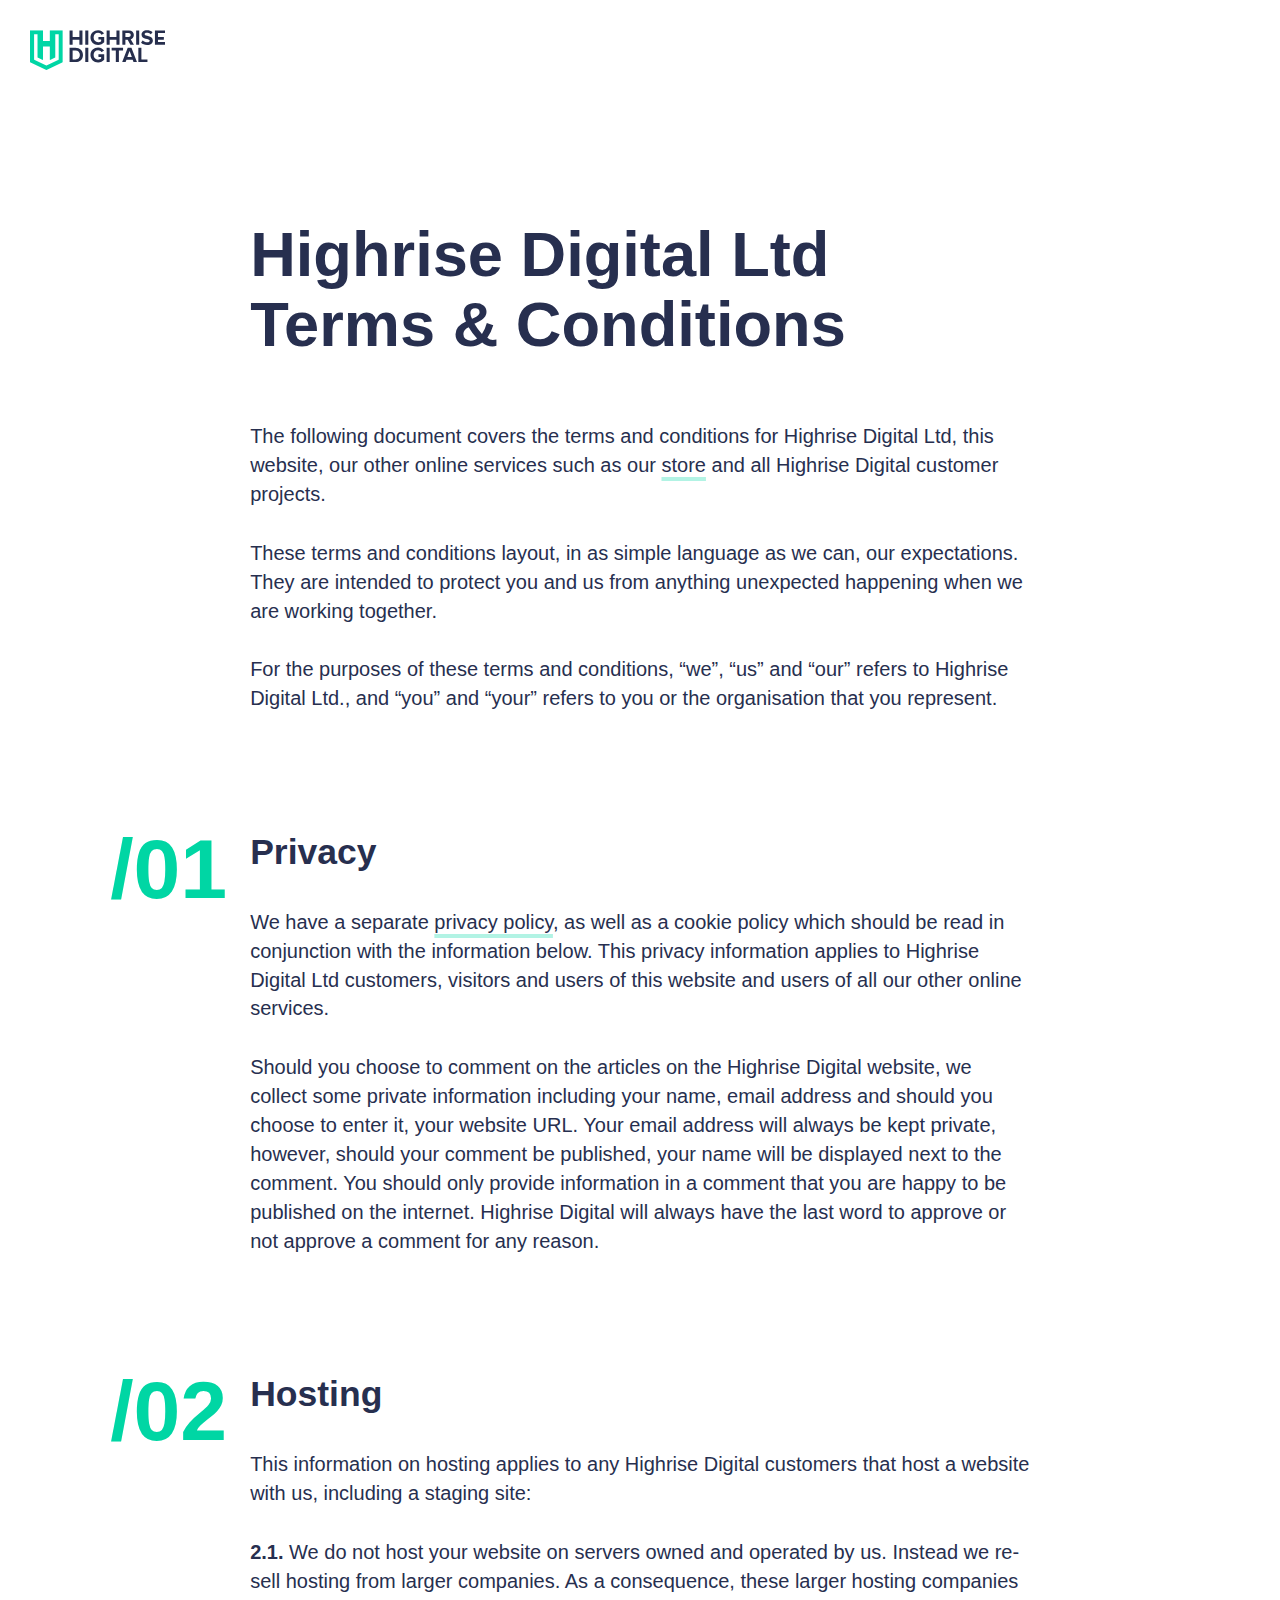
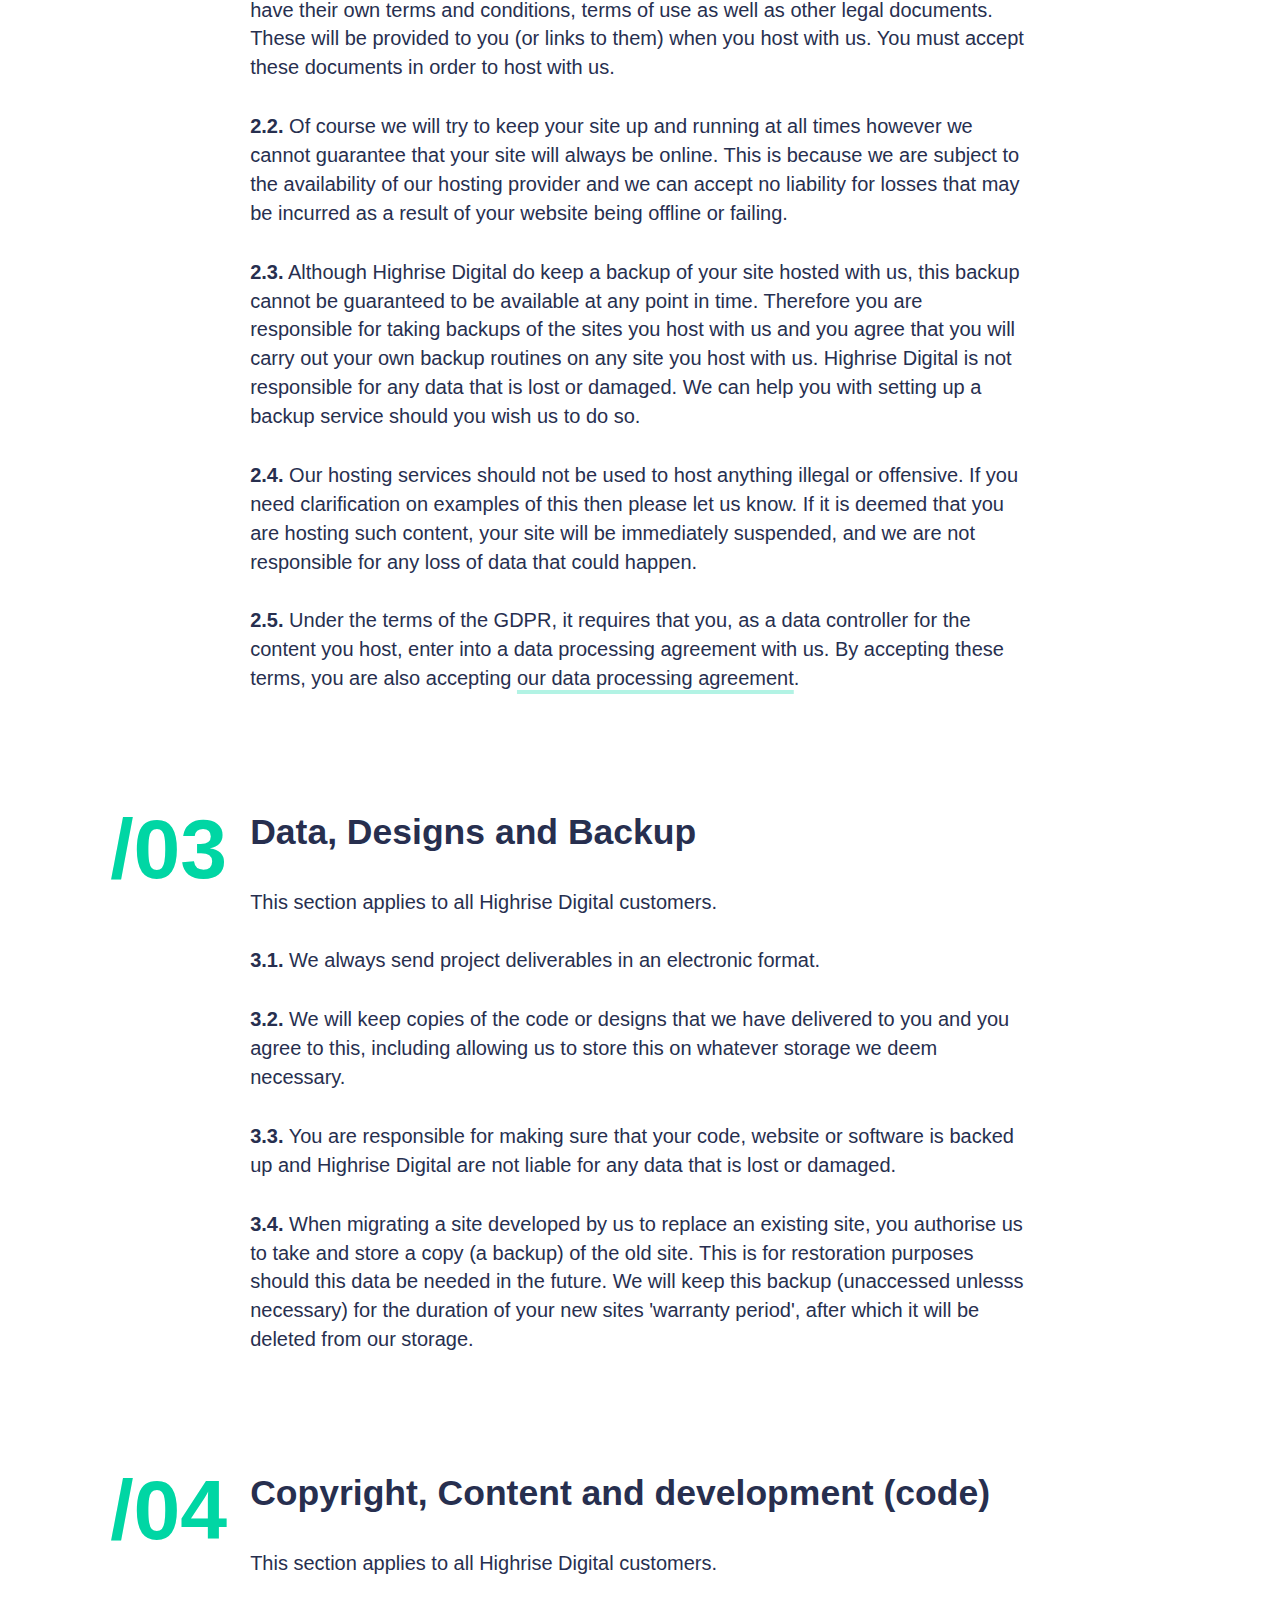
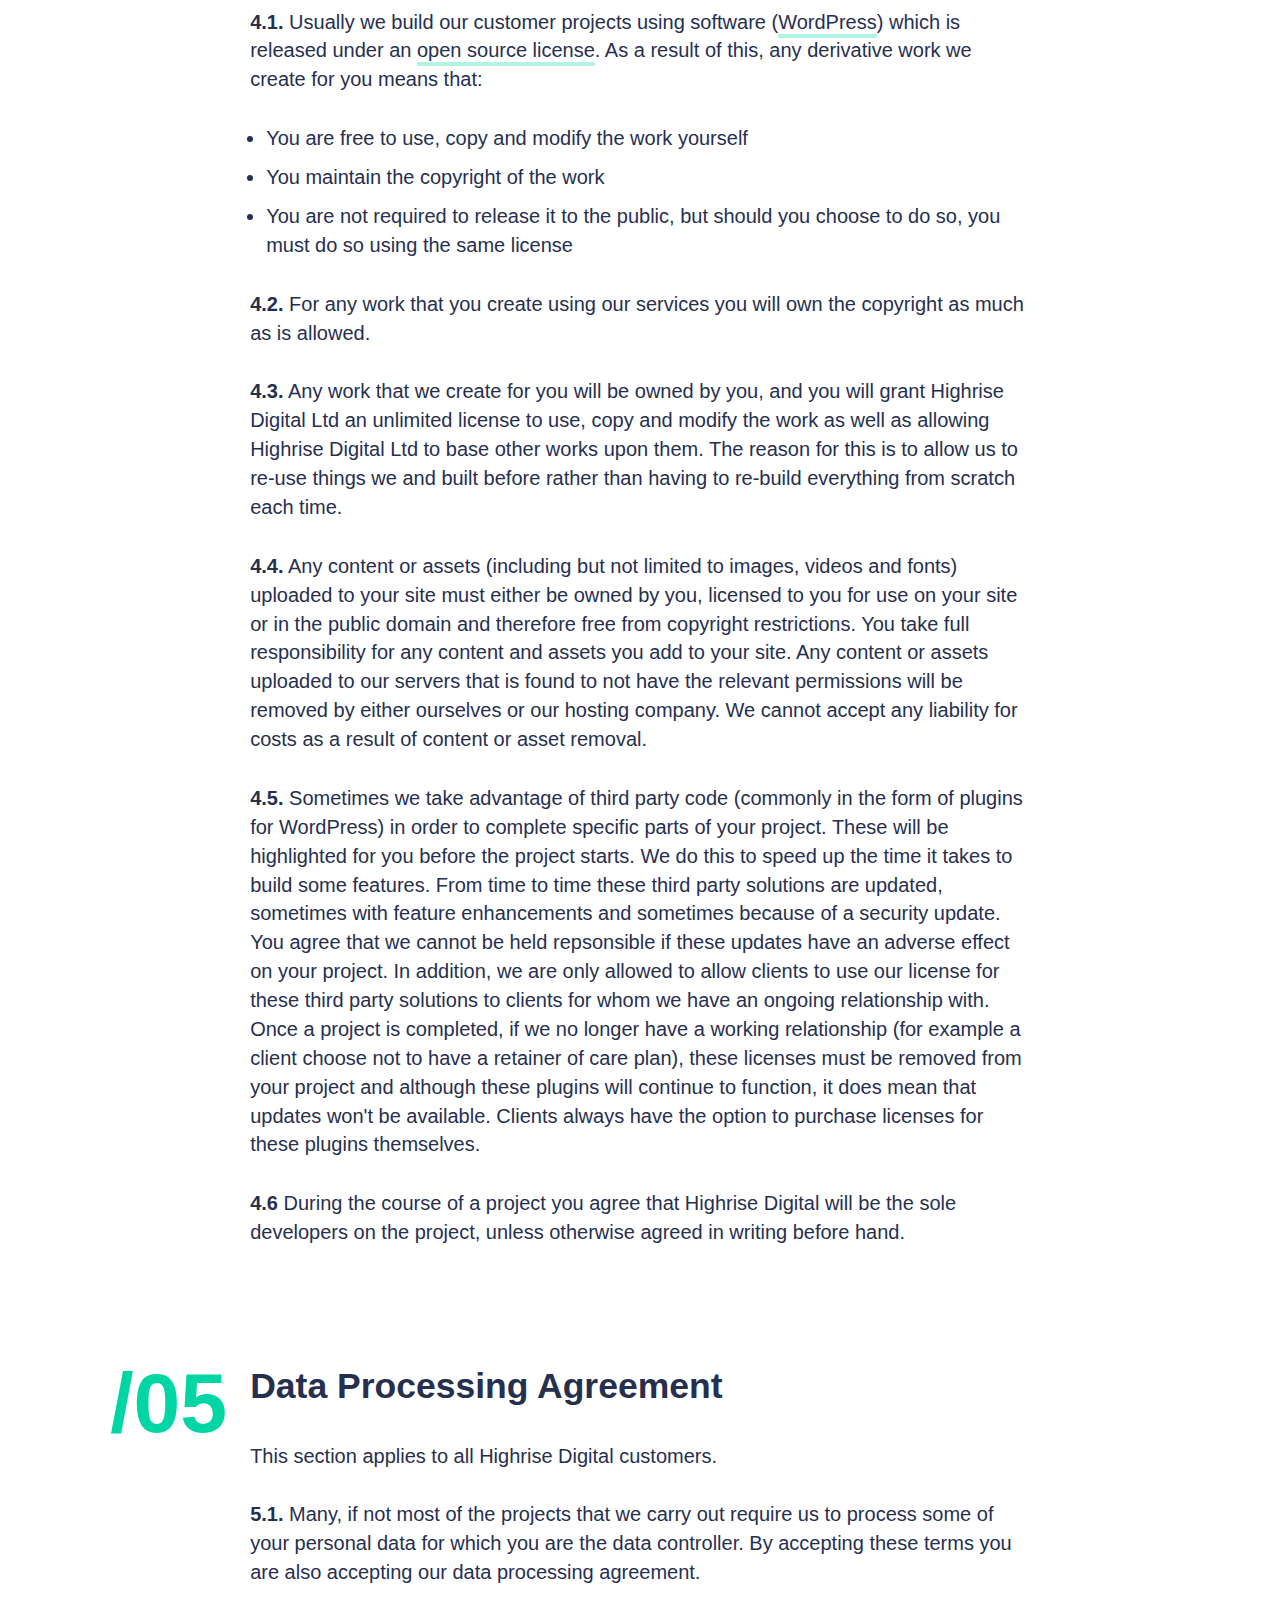
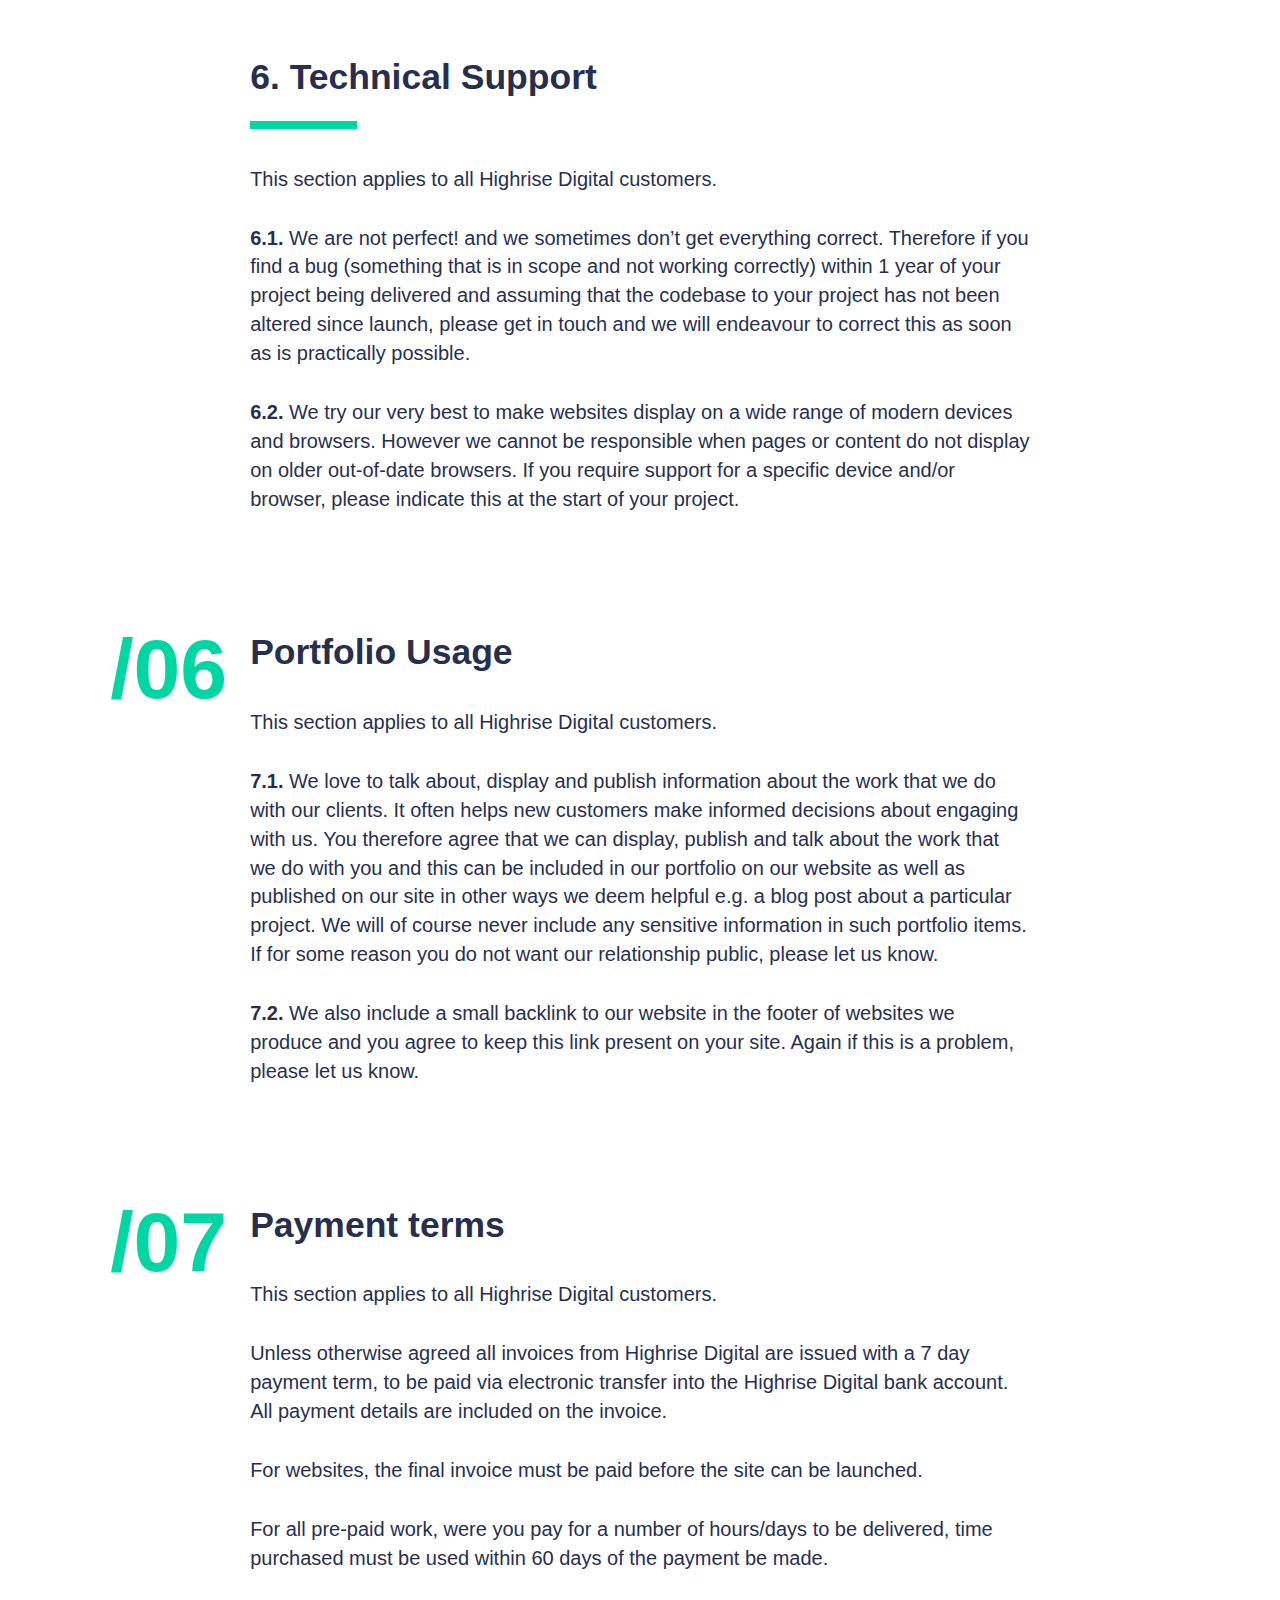
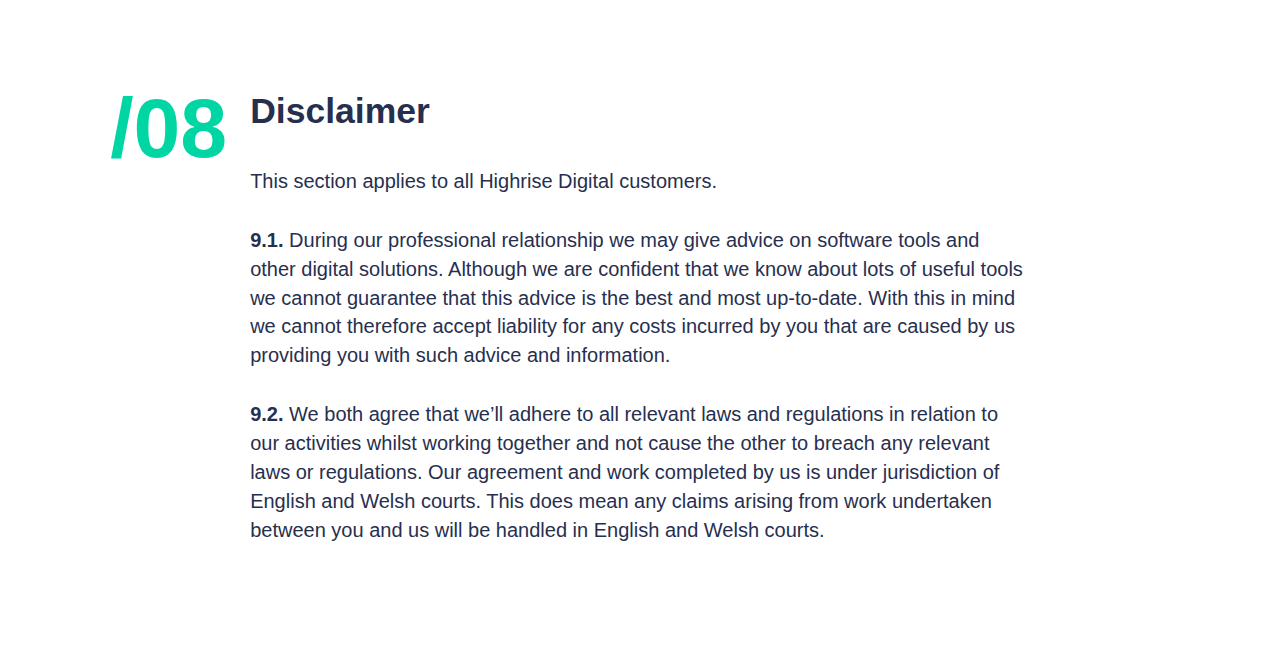
<file: terms-conditions.html>
<!doctype html>

<html lang="en">
<head>
	<meta charset="utf-8">
	<title>Highrise Digital Terms & Conditions</title>
	<meta name="description" content="Highrise Digital terms and conditions">
	<meta name="author" content="Highrise Digital">
	<link rel="stylesheet" href="assets/css/block-library.css">
	<link rel="stylesheet" href="assets/css/style.css">

	<style id="global-styles-inline-css" type="text/css">
		body{--wp--preset--color--black: #000000;--wp--preset--color--cyan-bluish-gray: #abb8c3;--wp--preset--color--white: #FFFFFF;--wp--preset--color--pale-pink: #f78da7;--wp--preset--color--vivid-red: #cf2e2e;--wp--preset--color--luminous-vivid-orange: #ff6900;--wp--preset--color--luminous-vivid-amber: #fcb900;--wp--preset--color--light-green-cyan: #7bdcb5;--wp--preset--color--vivid-green-cyan: #00d084;--wp--preset--color--pale-cyan-blue: #8ed1fc;--wp--preset--color--vivid-cyan-blue: #0693e3;--wp--preset--color--vivid-purple: #9b51e0;--wp--preset--color--brand-1: var(--color--brand-1);--wp--preset--color--brand-2: var(--color--brand-2);--wp--preset--color--brand-text: var(--color--brand-text);--wp--preset--color--sr-black: #333333;--wp--preset--color--black-80: #5C5C5C;--wp--preset--color--black-40: #ADADAD;--wp--preset--color--black-20: #D6D6D6;--wp--preset--color--black-10: #EBEBEB;--wp--preset--color--black-05: #F5F5F5;--wp--preset--gradient--vivid-cyan-blue-to-vivid-purple: linear-gradient(135deg,rgba(6,147,227,1) 0%,rgb(155,81,224) 100%);--wp--preset--gradient--light-green-cyan-to-vivid-green-cyan: linear-gradient(135deg,rgb(122,220,180) 0%,rgb(0,208,130) 100%);--wp--preset--gradient--luminous-vivid-amber-to-luminous-vivid-orange: linear-gradient(135deg,rgba(252,185,0,1) 0%,rgba(255,105,0,1) 100%);--wp--preset--gradient--luminous-vivid-orange-to-vivid-red: linear-gradient(135deg,rgba(255,105,0,1) 0%,rgb(207,46,46) 100%);--wp--preset--gradient--very-light-gray-to-cyan-bluish-gray: linear-gradient(135deg,rgb(238,238,238) 0%,rgb(169,184,195) 100%);--wp--preset--gradient--cool-to-warm-spectrum: linear-gradient(135deg,rgb(74,234,220) 0%,rgb(151,120,209) 20%,rgb(207,42,186) 40%,rgb(238,44,130) 60%,rgb(251,105,98) 80%,rgb(254,248,76) 100%);--wp--preset--gradient--blush-light-purple: linear-gradient(135deg,rgb(255,206,236) 0%,rgb(152,150,240) 100%);--wp--preset--gradient--blush-bordeaux: linear-gradient(135deg,rgb(254,205,165) 0%,rgb(254,45,45) 50%,rgb(107,0,62) 100%);--wp--preset--gradient--luminous-dusk: linear-gradient(135deg,rgb(255,203,112) 0%,rgb(199,81,192) 50%,rgb(65,88,208) 100%);--wp--preset--gradient--pale-ocean: linear-gradient(135deg,rgb(255,245,203) 0%,rgb(182,227,212) 50%,rgb(51,167,181) 100%);--wp--preset--gradient--electric-grass: linear-gradient(135deg,rgb(202,248,128) 0%,rgb(113,206,126) 100%);--wp--preset--gradient--midnight: linear-gradient(135deg,rgb(2,3,129) 0%,rgb(40,116,252) 100%);--wp--preset--gradient--simple-social-images: radial-gradient( circle farthest-corner at 10.2% 55.8%,  rgba(252,37,103,1) 0%, rgba(250,38,151,1) 46.2%, rgba(186,8,181,1) 90.1% );--wp--preset--duotone--dark-grayscale: url('#wp-duotone-dark-grayscale');--wp--preset--duotone--grayscale: url('#wp-duotone-grayscale');--wp--preset--duotone--purple-yellow: url('#wp-duotone-purple-yellow');--wp--preset--duotone--blue-red: url('#wp-duotone-blue-red');--wp--preset--duotone--midnight: url('#wp-duotone-midnight');--wp--preset--duotone--magenta-yellow: url('#wp-duotone-magenta-yellow');--wp--preset--duotone--purple-green: url('#wp-duotone-purple-green');--wp--preset--duotone--blue-orange: url('#wp-duotone-blue-orange');--wp--preset--font-size--small: var(--step--1);--wp--preset--font-size--medium: var(--step-1);--wp--preset--font-size--large: var(--step-2);--wp--preset--font-size--x-large: 42px;--wp--preset--font-size--tiny: var(--step--2);--wp--preset--font-size--normal: var(--step-0);--wp--preset--font-size--extra-large: var(--step-3);--wp--preset--font-size--huge: var(--step-4);--wp--preset--font-size--gigantic: var(--step-5);--wp--preset--font-family--inter: Inter, sans-serif;--wp--preset--font-family--cursive: 'Caveat', cursive;}body { margin: 0; }body{background-color: var(--wp--preset--color--white);color: var(--wp--preset--color--brand-text, var(--wp--preset--color--brand-2));font-family: var(--wp--preset--font-family--inter);font-size: var(--wp--preset--font-size--normal);line-height: 1.444;}.wp-site-blocks > .alignleft { float: left; margin-right: 2em; }.wp-site-blocks > .alignright { float: right; margin-left: 2em; }.wp-site-blocks > .aligncenter { justify-content: center; margin-left: auto; margin-right: auto; }h1{font-family: var(--wp--preset--font-family--museo);font-size: var(--wp--preset--font-size--huge);}h2{font-size: var(--wp--preset--font-size--large);font-weight: bold;}h3{font-size: var(--wp--preset--font-size--medium);font-weight: bold;}h4{font-size: var(--wp--preset--font-size--normal);font-weight: bold;}h5{font-size: var(--wp--preset--font-size--normal);}h6{font-size: var(--wp--preset--font-size--small);}.has-black-color{color: var(--wp--preset--color--black) !important;}.has-cyan-bluish-gray-color{color: var(--wp--preset--color--cyan-bluish-gray) !important;}.has-white-color{color: var(--wp--preset--color--white) !important;}.has-pale-pink-color{color: var(--wp--preset--color--pale-pink) !important;}.has-vivid-red-color{color: var(--wp--preset--color--vivid-red) !important;}.has-luminous-vivid-orange-color{color: var(--wp--preset--color--luminous-vivid-orange) !important;}.has-luminous-vivid-amber-color{color: var(--wp--preset--color--luminous-vivid-amber) !important;}.has-light-green-cyan-color{color: var(--wp--preset--color--light-green-cyan) !important;}.has-vivid-green-cyan-color{color: var(--wp--preset--color--vivid-green-cyan) !important;}.has-pale-cyan-blue-color{color: var(--wp--preset--color--pale-cyan-blue) !important;}.has-vivid-cyan-blue-color{color: var(--wp--preset--color--vivid-cyan-blue) !important;}.has-vivid-purple-color{color: var(--wp--preset--color--vivid-purple) !important;}.has-brand-1-color{color: var(--wp--preset--color--brand-1) !important;}.has-brand-2-color{color: var(--wp--preset--color--brand-2) !important;}.has-brand-text-color{color: var(--wp--preset--color--brand-text) !important;}.has-sr-black-color{color: var(--wp--preset--color--sr-black) !important;}.has-black-80-color{color: var(--wp--preset--color--black-80) !important;}.has-black-40-color{color: var(--wp--preset--color--black-40) !important;}.has-black-20-color{color: var(--wp--preset--color--black-20) !important;}.has-black-10-color{color: var(--wp--preset--color--black-10) !important;}.has-black-05-color{color: var(--wp--preset--color--black-05) !important;}.has-black-background-color{background-color: var(--wp--preset--color--black) !important;}.has-cyan-bluish-gray-background-color{background-color: var(--wp--preset--color--cyan-bluish-gray) !important;}.has-white-background-color{background-color: var(--wp--preset--color--white) !important;}.has-pale-pink-background-color{background-color: var(--wp--preset--color--pale-pink) !important;}.has-vivid-red-background-color{background-color: var(--wp--preset--color--vivid-red) !important;}.has-luminous-vivid-orange-background-color{background-color: var(--wp--preset--color--luminous-vivid-orange) !important;}.has-luminous-vivid-amber-background-color{background-color: var(--wp--preset--color--luminous-vivid-amber) !important;}.has-light-green-cyan-background-color{background-color: var(--wp--preset--color--light-green-cyan) !important;}.has-vivid-green-cyan-background-color{background-color: var(--wp--preset--color--vivid-green-cyan) !important;}.has-pale-cyan-blue-background-color{background-color: var(--wp--preset--color--pale-cyan-blue) !important;}.has-vivid-cyan-blue-background-color{background-color: var(--wp--preset--color--vivid-cyan-blue) !important;}.has-vivid-purple-background-color{background-color: var(--wp--preset--color--vivid-purple) !important;}.has-brand-1-background-color{background-color: var(--wp--preset--color--brand-1) !important;}.has-brand-2-background-color{background-color: var(--wp--preset--color--brand-2) !important;}.has-brand-text-background-color{background-color: var(--wp--preset--color--brand-text) !important;}.has-sr-black-background-color{background-color: var(--wp--preset--color--sr-black) !important;}.has-black-80-background-color{background-color: var(--wp--preset--color--black-80) !important;}.has-black-40-background-color{background-color: var(--wp--preset--color--black-40) !important;}.has-black-20-background-color{background-color: var(--wp--preset--color--black-20) !important;}.has-black-10-background-color{background-color: var(--wp--preset--color--black-10) !important;}.has-black-05-background-color{background-color: var(--wp--preset--color--black-05) !important;}.has-black-border-color{border-color: var(--wp--preset--color--black) !important;}.has-cyan-bluish-gray-border-color{border-color: var(--wp--preset--color--cyan-bluish-gray) !important;}.has-white-border-color{border-color: var(--wp--preset--color--white) !important;}.has-pale-pink-border-color{border-color: var(--wp--preset--color--pale-pink) !important;}.has-vivid-red-border-color{border-color: var(--wp--preset--color--vivid-red) !important;}.has-luminous-vivid-orange-border-color{border-color: var(--wp--preset--color--luminous-vivid-orange) !important;}.has-luminous-vivid-amber-border-color{border-color: var(--wp--preset--color--luminous-vivid-amber) !important;}.has-light-green-cyan-border-color{border-color: var(--wp--preset--color--light-green-cyan) !important;}.has-vivid-green-cyan-border-color{border-color: var(--wp--preset--color--vivid-green-cyan) !important;}.has-pale-cyan-blue-border-color{border-color: var(--wp--preset--color--pale-cyan-blue) !important;}.has-vivid-cyan-blue-border-color{border-color: var(--wp--preset--color--vivid-cyan-blue) !important;}.has-vivid-purple-border-color{border-color: var(--wp--preset--color--vivid-purple) !important;}.has-brand-1-border-color{border-color: var(--wp--preset--color--brand-1) !important;}.has-brand-2-border-color{border-color: var(--wp--preset--color--brand-2) !important;}.has-brand-text-border-color{border-color: var(--wp--preset--color--brand-text) !important;}.has-sr-black-border-color{border-color: var(--wp--preset--color--sr-black) !important;}.has-black-80-border-color{border-color: var(--wp--preset--color--black-80) !important;}.has-black-40-border-color{border-color: var(--wp--preset--color--black-40) !important;}.has-black-20-border-color{border-color: var(--wp--preset--color--black-20) !important;}.has-black-10-border-color{border-color: var(--wp--preset--color--black-10) !important;}.has-black-05-border-color{border-color: var(--wp--preset--color--black-05) !important;}.has-vivid-cyan-blue-to-vivid-purple-gradient-background{background: var(--wp--preset--gradient--vivid-cyan-blue-to-vivid-purple) !important;}.has-light-green-cyan-to-vivid-green-cyan-gradient-background{background: var(--wp--preset--gradient--light-green-cyan-to-vivid-green-cyan) !important;}.has-luminous-vivid-amber-to-luminous-vivid-orange-gradient-background{background: var(--wp--preset--gradient--luminous-vivid-amber-to-luminous-vivid-orange) !important;}.has-luminous-vivid-orange-to-vivid-red-gradient-background{background: var(--wp--preset--gradient--luminous-vivid-orange-to-vivid-red) !important;}.has-very-light-gray-to-cyan-bluish-gray-gradient-background{background: var(--wp--preset--gradient--very-light-gray-to-cyan-bluish-gray) !important;}.has-cool-to-warm-spectrum-gradient-background{background: var(--wp--preset--gradient--cool-to-warm-spectrum) !important;}.has-blush-light-purple-gradient-background{background: var(--wp--preset--gradient--blush-light-purple) !important;}.has-blush-bordeaux-gradient-background{background: var(--wp--preset--gradient--blush-bordeaux) !important;}.has-luminous-dusk-gradient-background{background: var(--wp--preset--gradient--luminous-dusk) !important;}.has-pale-ocean-gradient-background{background: var(--wp--preset--gradient--pale-ocean) !important;}.has-electric-grass-gradient-background{background: var(--wp--preset--gradient--electric-grass) !important;}.has-midnight-gradient-background{background: var(--wp--preset--gradient--midnight) !important;}.has-simple-social-images-gradient-background{background: var(--wp--preset--gradient--simple-social-images) !important;}.has-small-font-size{font-size: var(--wp--preset--font-size--small) !important;}.has-medium-font-size{font-size: var(--wp--preset--font-size--medium) !important;}.has-large-font-size{font-size: var(--wp--preset--font-size--large) !important;}.has-x-large-font-size{font-size: var(--wp--preset--font-size--x-large) !important;}.has-tiny-font-size{font-size: var(--wp--preset--font-size--tiny) !important;}.has-normal-font-size{font-size: var(--wp--preset--font-size--normal) !important;}.has-extra-large-font-size{font-size: var(--wp--preset--font-size--extra-large) !important;}.has-huge-font-size{font-size: var(--wp--preset--font-size--huge) !important;}.has-gigantic-font-size{font-size: var(--wp--preset--font-size--gigantic) !important;}.has-inter-font-family{font-family: var(--wp--preset--font-family--inter) !important;}.has-cursive-font-family{font-family: var(--wp--preset--font-family--cursive) !important;}
	</style>

</head>

<body>

	<header class="site-header" id="site-header">

		<div class="skip-link">
			<a href="#main">Skip to content</a>
		</div>

		<div class="site-header__inner">

			<div class="site-info">

				<a class="site-info__logo" href="https://highrise.digital/terms/">

					<svg class="site-title__logo" width="186px" height="55px" viewBox="0 0 186 55" version="1.1" xmlns="http://www.w3.org/2000/svg" xmlns:xlink="http://www.w3.org/1999/xlink"> <defs> <polygon id="path-1" points="0 0.220859375 45.1034375 0.220859375 45.1034375 55 0 55"></polygon> </defs> <g id="Page-1" stroke="none" stroke-width="1" fill="none" fill-rule="evenodd"> <g id="Desktop-HD-Copy-5" transform="translate(-326.000000, -89.000000)"> <g id="HD_RGB" transform="translate(326.000000, 89.000000)"> <g id="Group-3" class="logo-shape"> <mask id="mask-2" fill="white"> <use xlink:href="#path-1"></use> </mask> <g id="Clip-2"></g> <path d="M39.3344531,40.7876562 L22.6505469,48.7325781 C22.5878125,48.7617969 22.515625,48.7617969 22.4528906,48.7325781 L5.76898437,40.7876562 C5.6890625,40.7498437 5.6375,40.6690625 5.6375,40.5796875 L5.6375,6.08953125 C5.6375,5.96234375 5.74148437,5.85921875 5.86867187,5.85921875 L10.1053906,5.85921875 C10.2334375,5.85921875 10.3365625,5.96234375 10.3365625,6.08953125 L10.3365625,37.6492187 C10.3365625,37.7377344 10.3872656,37.8185156 10.4671875,37.8571875 L17.524375,41.2173437 C17.6764844,41.2895312 17.8535156,41.1786719 17.8535156,41.009375 L17.8535156,23.0028906 C17.8535156,22.8757031 17.9566406,22.7725781 18.0838281,22.7725781 L27.0196094,22.7725781 C27.1467969,22.7725781 27.2499219,22.8757031 27.2499219,23.0028906 L27.2499219,41.009375 C27.2499219,41.1786719 27.4260938,41.2895312 27.5790625,41.2173437 L34.6353906,37.8571875 C34.7161719,37.8185156 34.766875,37.7377344 34.766875,37.6492187 L34.766875,6.08953125 C34.766875,5.96234375 34.87,5.85921875 34.9980469,5.85921875 L39.2347656,5.85921875 C39.3619531,5.85921875 39.4650781,5.96234375 39.4650781,6.08953125 L39.4650781,40.5796875 C39.4650781,40.6690625 39.414375,40.7498437 39.3344531,40.7876562 Z M27.2499219,0.451171875 L27.2499219,15.0253125 C27.2499219,15.1525 27.1467969,15.255625 27.0196094,15.255625 L18.0838281,15.255625 C17.9566406,15.255625 17.8535156,15.1525 17.8535156,15.0253125 L17.8535156,0.451171875 C17.8535156,0.323984375 17.7503906,0.220859375 17.6232031,0.220859375 L0.2303125,0.220859375 C0.103125,0.220859375 0,0.323984375 0,0.451171875 L0,44.1400781 C0,44.2294531 0.0515625,44.3102344 0.131484375,44.3480469 L22.4528906,54.9776562 C22.515625,55.0077344 22.5878125,55.0077344 22.6505469,54.9776562 L44.9719531,44.3480469 C45.051875,44.3102344 45.1034375,44.2294531 45.1034375,44.1400781 L45.1034375,0.451171875 C45.1034375,0.323984375 45.0003125,0.220859375 44.873125,0.220859375 L27.4802344,0.220859375 C27.3530469,0.220859375 27.2499219,0.323984375 27.2499219,0.451171875 Z" id="Fill-1" fill="#00D6A5" mask="url(#mask-2)"></path> </g> <path d="M67.91125,20.0483594 L67.91125,13.4535156 C67.91125,13.3409375 67.8201563,13.2498438 67.7075781,13.2498438 L58.80875,13.2498438 C58.6961719,13.2498438 58.6050781,13.3409375 58.6050781,13.4535156 L58.6050781,20.0483594 C58.6050781,20.1609375 58.5139844,20.2520313 58.4014063,20.2520313 L54.6132813,20.2520313 C54.5007031,20.2520313 54.4096094,20.1609375 54.4096094,20.0483594 L54.4096094,0.750234375 C54.4096094,0.63765625 54.5007031,0.5465625 54.6132813,0.5465625 L58.4014063,0.5465625 C58.5139844,0.5465625 58.6050781,0.63765625 58.6050781,0.750234375 L58.6050781,9.3534375 C58.6050781,9.46601563 58.6961719,9.55710938 58.80875,9.55710938 L67.7075781,9.55710938 C67.8201563,9.55710938 67.91125,9.46601563 67.91125,9.3534375 L67.91125,0.750234375 C67.91125,0.63765625 68.0023437,0.5465625 68.1149219,0.5465625 L71.9322656,0.5465625 C72.0448437,0.5465625 72.1359375,0.63765625 72.1359375,0.750234375 L72.1359375,20.0483594 C72.1359375,20.1609375 72.0448437,20.2520313 71.9322656,20.2520313 L68.1149219,20.2520313 C68.0023437,20.2520313 67.91125,20.1609375 67.91125,20.0483594" id="Fill-4" fill="#262E4D"></path> <path d="M76.0065625,20.0475 L76.0065625,0.750234375 C76.0065625,0.63765625 76.0985156,0.5465625 76.2110938,0.5465625 L79.9975,0.5465625 C80.1109375,0.5465625 80.2020313,0.63765625 80.2020313,0.750234375 L80.2020313,20.0475 C80.2020313,20.1609375 80.1109375,20.2520313 79.9975,20.2520313 L76.2110938,20.2520313 C76.0985156,20.2520313 76.0065625,20.1609375 76.0065625,20.0475" id="Fill-5" fill="#262E4D"></path> <path d="M83.1565625,10.4139063 C83.1565625,4.18 87.883125,0.220859375 93.644375,0.220859375 C97.6413281,0.220859375 100.183359,2.18023437 101.677813,4.43695312 C101.743984,4.53664062 101.707891,4.67242187 101.603047,4.72914062 L98.4749219,6.42640625 C98.3829688,6.47625 98.2703906,6.44703125 98.2102344,6.36023437 C97.3010156,5.039375 95.6639062,3.94367187 93.644375,3.94367187 C90.069375,3.94367187 87.4697656,6.69109375 87.4697656,10.4139063 C87.4697656,14.1367187 90.069375,16.8841406 93.644375,16.8841406 C95.3399219,16.8841406 96.95125,16.1579687 97.7719531,15.4378125 C97.8166406,15.3991406 97.8398438,15.3432812 97.8398438,15.2839844 L97.8398438,13.4242969 C97.8398438,13.3117188 97.74875,13.220625 97.6361719,13.220625 L94.2992188,13.220625 C94.1866406,13.220625 94.0955469,13.1295312 94.0955469,13.0169531 L94.0955469,9.76078125 C94.0955469,9.64820312 94.1866406,9.55710938 94.2992188,9.55710938 L101.831641,9.55710938 C101.943359,9.55710938 102.035313,9.64820312 102.035313,9.76078125 L102.035313,16.8334375 C102.035313,16.885 102.015547,16.9348437 101.981172,16.9726562 C99.97625,19.1846875 97.1875781,20.6361719 93.644375,20.6361719 C87.883125,20.6361719 83.1565625,16.6185938 83.1565625,10.4139063" id="Fill-6" fill="#262E4D"></path> <path d="M118.875625,20.0483594 L118.875625,13.4535156 C118.875625,13.3409375 118.784531,13.2498438 118.671953,13.2498438 L109.772266,13.2498438 C109.659688,13.2498438 109.568594,13.3409375 109.568594,13.4535156 L109.568594,20.0483594 C109.568594,20.1609375 109.4775,20.2520313 109.365781,20.2520313 L105.576797,20.2520313 C105.465078,20.2520313 105.373984,20.1609375 105.373984,20.0483594 L105.373984,0.749375 C105.373984,0.63765625 105.465078,0.5465625 105.576797,0.5465625 L109.365781,0.5465625 C109.4775,0.5465625 109.568594,0.63765625 109.568594,0.749375 L109.568594,9.3534375 C109.568594,9.46601563 109.659688,9.55710938 109.772266,9.55710938 L118.671953,9.55710938 C118.784531,9.55710938 118.875625,9.46601563 118.875625,9.3534375 L118.875625,0.749375 C118.875625,0.63765625 118.966719,0.5465625 119.078437,0.5465625 L122.896641,0.5465625 C123.009219,0.5465625 123.100313,0.63765625 123.100313,0.749375 L123.100313,20.0483594 C123.100313,20.1609375 123.009219,20.2520313 122.896641,20.2520313 L119.078437,20.2520313 C118.966719,20.2520313 118.875625,20.1609375 118.875625,20.0483594" id="Fill-7" fill="#262E4D"></path> <path d="M138.522656,6.89820313 C138.522656,5.24390625 137.2525,4.23929688 135.568125,4.23929688 L131.370078,4.23929688 C131.2575,4.23929688 131.166406,4.33039063 131.166406,4.44382812 L131.166406,9.35257812 C131.166406,9.46601563 131.2575,9.55710938 131.370078,9.55710938 L135.568125,9.55710938 C137.2525,9.55710938 138.522656,8.5525 138.522656,6.89820313 Z M138.050859,20.1463281 L134.297109,13.3555469 C134.261016,13.2902344 134.192266,13.2498438 134.118359,13.2498438 L131.370078,13.2498438 C131.2575,13.2498438 131.166406,13.3417969 131.166406,13.454375 L131.166406,20.0475 C131.166406,20.1600781 131.074453,20.2520313 130.961875,20.2520313 L127.175469,20.2520313 C127.062031,20.2520313 126.970937,20.1600781 126.970937,20.0475 L126.970937,0.750234375 C126.970937,0.63765625 127.062031,0.5465625 127.175469,0.5465625 L136.188594,0.5465625 C140.295547,0.5465625 142.806641,3.2346875 142.806641,6.89820313 C142.806641,10.2428906 140.794844,12.0914063 138.752969,12.6800781 C138.623203,12.7170313 138.561328,12.863125 138.630078,12.9791406 L142.743047,19.9435156 C142.822969,20.0801562 142.725,20.2520313 142.566875,20.2520313 L138.229609,20.2520313 C138.154844,20.2520313 138.086953,20.2116406 138.050859,20.1463281 Z" id="Fill-8" fill="#262E4D"></path> <path d="M145.968281,20.0483594 L145.968281,0.750234375 C145.968281,0.63765625 146.059375,0.5465625 146.171953,0.5465625 L149.960078,0.5465625 C150.071797,0.5465625 150.162891,0.63765625 150.162891,0.750234375 L150.162891,20.0483594 C150.162891,20.1609375 150.071797,20.2520313 149.960078,20.2520313 L146.171953,20.2520313 C146.059375,20.2520313 145.968281,20.1609375 145.968281,20.0483594" id="Fill-9" fill="#262E4D"></path> <path d="M152.834688,17.3327344 L154.868828,14.4804688 C154.941875,14.3773437 155.087109,14.3670312 155.177344,14.4555469 C156.568672,15.82625 158.66125,16.9434375 161.272031,16.9434375 C163.576016,16.9434375 164.699219,15.8795312 164.699219,14.7571875 C164.699219,11.2707031 153.35375,13.6640625 153.35375,6.24851563 C153.35375,2.96914062 156.190547,0.2509375 160.828594,0.2509375 C163.88625,0.2509375 166.436016,1.1515625 168.369609,2.87117188 C168.449531,2.94164063 168.459844,3.06367187 168.395391,3.14875 L166.307969,5.89703125 C166.236641,5.99070312 166.102578,6.001875 166.013203,5.92453125 C164.437969,4.54867187 162.385781,3.91445312 160.444453,3.91445312 C158.642344,3.91445312 157.637734,4.71195312 157.637734,5.89359375 C157.637734,9.02515625 168.953125,6.92742188 168.953125,14.2845312 C168.953125,17.88875 166.382734,20.6060938 161.064922,20.6060938 C157.367031,20.6060938 154.686641,19.3917969 152.857031,17.5982813 C152.784844,17.5278125 152.777109,17.414375 152.834688,17.3327344" id="Fill-10" fill="#262E4D"></path> <path d="M171.789922,20.0492187 L171.789922,0.748515625 C171.789922,0.636796875 171.880156,0.5465625 171.991875,0.5465625 L185.532187,0.5465625 C185.643906,0.5465625 185.734141,0.636796875 185.734141,0.748515625 L185.734141,4.03648437 C185.734141,4.1490625 185.643906,4.23929687 185.532187,4.23929687 L176.187344,4.23929687 C176.075625,4.23929687 175.985391,4.32953125 175.985391,4.44125 L175.985391,9.35515625 C175.985391,9.466875 176.075625,9.55710938 176.187344,9.55710938 L183.870156,9.55710938 C183.981875,9.55710938 184.072969,9.64820312 184.072969,9.75992187 L184.072969,13.0478906 C184.072969,13.1596094 183.981875,13.2498438 183.870156,13.2498438 L176.187344,13.2498438 C176.075625,13.2498438 175.985391,13.3409375 175.985391,13.4526562 L175.985391,16.3564844 C175.985391,16.4682031 176.075625,16.5592969 176.187344,16.5592969 L185.532187,16.5592969 C185.643906,16.5592969 185.734141,16.6495313 185.734141,16.76125 L185.734141,20.0492187 C185.734141,20.1617969 185.643906,20.2520313 185.532187,20.2520313 L171.991875,20.2520313 C171.880156,20.2520313 171.789922,20.1617969 171.789922,20.0492187" id="Fill-11" fill="#262E4D"></path> <path d="M68.5660937,34.3260156 C68.5660937,30.8395313 66.4391406,28.1505469 62.3914844,28.1505469 L58.8078906,28.1505469 C58.6961719,28.1505469 58.6050781,28.2416406 58.6050781,28.3542187 L58.6050781,40.2677344 C58.6050781,40.3803125 58.6961719,40.4705469 58.8078906,40.4705469 L62.3914844,40.4705469 C66.2913281,40.4705469 68.5660937,37.6638281 68.5660937,34.3260156 Z M54.4096094,43.9604688 L54.4096094,24.6614844 C54.4096094,24.5489063 54.5007031,24.4578125 54.6124219,24.4578125 L62.3914844,24.4578125 C68.5660937,24.4578125 72.8500781,28.386875 72.8500781,34.3260156 C72.8500781,40.2634375 68.5660937,44.1641406 62.3914844,44.1641406 L54.6124219,44.1641406 C54.5007031,44.1641406 54.4096094,44.0730469 54.4096094,43.9604688 Z" id="Fill-12" fill="#262E4D"></path> <path d="M76.0065625,43.9596094 L76.0065625,24.6614844 C76.0065625,24.5489063 76.0976562,24.4578125 76.2102344,24.4578125 L79.9983594,24.4578125 C80.1109375,24.4578125 80.2020313,24.5489063 80.2020313,24.6614844 L80.2020313,43.9596094 C80.2020313,44.0721875 80.1109375,44.1641406 79.9983594,44.1641406 L76.2102344,44.1641406 C76.0976562,44.1641406 76.0065625,44.0721875 76.0065625,43.9596094" id="Fill-13" fill="#262E4D"></path> <path d="M83.1565625,34.3260156 C83.1565625,28.0921094 87.883125,24.1329687 93.644375,24.1329687 C97.6413281,24.1329687 100.183359,26.0923438 101.677813,28.3482031 C101.743984,28.44875 101.707891,28.5845313 101.603047,28.64125 L98.4749219,30.3376563 C98.3829688,30.3875 98.2703906,30.3582813 98.2102344,30.2723438 C97.3001563,28.950625 95.6639062,27.8549219 93.644375,27.8549219 C90.069375,27.8549219 87.4697656,30.6032031 87.4697656,34.3260156 C87.4697656,38.0479688 90.069375,40.7953906 93.644375,40.7953906 C95.3399219,40.7953906 96.95125,40.0692188 97.7719531,39.3499219 C97.8166406,39.31125 97.8398438,39.2545313 97.8398438,39.1960938 L97.8398438,37.3364063 C97.8398438,37.2238281 97.74875,37.131875 97.6353125,37.131875 L94.2992188,37.131875 C94.1866406,37.131875 94.0955469,37.0407813 94.0955469,36.9282031 L94.0955469,33.6728906 C94.0955469,33.5603125 94.1866406,33.4692187 94.2992188,33.4692187 L101.830781,33.4692187 C101.943359,33.4692187 102.035313,33.5603125 102.035313,33.6728906 L102.035313,40.7455469 C102.035313,40.79625 102.015547,40.8469531 101.981172,40.8847656 C99.97625,43.0967969 97.1875781,44.5474219 93.644375,44.5474219 C87.883125,44.5474219 83.1565625,40.5298438 83.1565625,34.3260156" id="Fill-14" fill="#262E4D"></path> <path d="M105.373984,43.9613281 L105.373984,24.660625 C105.373984,24.5489063 105.464219,24.4578125 105.575938,24.4578125 L109.366641,24.4578125 C109.478359,24.4578125 109.568594,24.5489063 109.568594,24.660625 L109.568594,43.9613281 C109.568594,44.0730469 109.478359,44.1641406 109.366641,44.1641406 L105.575938,44.1641406 C105.464219,44.1641406 105.373984,44.0730469 105.373984,43.9613281" id="Fill-15" fill="#262E4D"></path> <path d="M118.018828,43.9613281 L118.018828,28.3533594 C118.018828,28.2416406 117.927734,28.1505469 117.816016,28.1505469 L112.460391,28.1505469 C112.347813,28.1505469 112.257578,28.0603125 112.257578,27.9485937 L112.257578,24.660625 C112.257578,24.5489063 112.347813,24.4578125 112.460391,24.4578125 L127.771875,24.4578125 C127.884453,24.4578125 127.974688,24.5489063 127.974688,24.660625 L127.974688,27.9485937 C127.974688,28.0603125 127.884453,28.1505469 127.771875,28.1505469 L122.446328,28.1505469 C122.33375,28.1505469 122.243516,28.2416406 122.243516,28.3533594 L122.243516,43.9613281 C122.243516,44.0730469 122.152422,44.1641406 122.040703,44.1641406 L118.220781,44.1641406 C118.109063,44.1641406 118.018828,44.0730469 118.018828,43.9613281" id="Fill-16" fill="#262E4D"></path> <path d="M136.735156,29.1835156 L133.9525,36.8886719 C133.904375,37.021875 134.003203,37.1619531 134.144141,37.1619531 L139.709453,37.1619531 C139.850391,37.1619531 139.948359,37.021875 139.901094,36.8886719 L137.118437,29.1835156 C137.053984,29.0047656 136.800469,29.0047656 136.735156,29.1835156 Z M142.314219,44.0300781 L141.200469,40.98875 C141.17125,40.9079688 141.094766,40.8546875 141.009688,40.8546875 L132.843047,40.8546875 C132.757969,40.8546875 132.682344,40.9071094 132.652266,40.9870313 L131.511016,44.0317969 C131.480938,44.1108594 131.404453,44.1641406 131.320234,44.1641406 L126.971797,44.1641406 C126.829141,44.1641406 126.730312,44.0197656 126.781875,43.8865625 L134.247266,24.5884375 C134.277344,24.5102344 134.352969,24.4578125 134.437187,24.4578125 L139.416406,24.4578125 C139.500625,24.4578125 139.57625,24.5102344 139.606328,24.5884375 L147.0425,43.8865625 C147.094063,44.020625 146.995234,44.1641406 146.852578,44.1641406 L142.505,44.1641406 C142.419922,44.1641406 142.343437,44.11 142.314219,44.0300781 Z" id="Fill-17" fill="#262E4D"></path> <path d="M148.98125,43.9613281 L148.98125,24.660625 C148.98125,24.5489063 149.072344,24.4578125 149.184063,24.4578125 L152.973906,24.4578125 C153.085625,24.4578125 153.176719,24.5489063 153.176719,24.660625 L153.176719,40.2677344 C153.176719,40.3803125 153.266953,40.4705469 153.379531,40.4705469 L161.304688,40.4705469 C161.417266,40.4705469 161.5075,40.5616406 161.5075,40.6733594 L161.5075,43.9613281 C161.5075,44.0730469 161.417266,44.1641406 161.304688,44.1641406 L149.184063,44.1641406 C149.072344,44.1641406 148.98125,44.0730469 148.98125,43.9613281" id="Fill-18" fill="#262E4D"></path> </g> </g> </g> </svg>
				</a>

			</div>

		</div><!-- // site-header__inner -->

	</header>

	<main id="main" class="entry-content">

		<h1>Highrise Digital Ltd Terms &amp; Conditions</h1>

		<p>The following document covers the terms and conditions for Highrise Digital Ltd, this website, our other online services such as our <a href="https://store.highrise.digital">store</a> and all Highrise Digital customer projects.</p>

		<p>These terms and conditions layout, in as simple language as we can, our expectations. They are intended to protect you and us from anything unexpected happening when we are working together.</p>

		<p>For the purposes of these terms and conditions, “we”, “us” and “our” refers to Highrise Digital Ltd., and “you” and “your” refers to you or the organisation that you represent.</p>

		<h2 class="is-style-section-title-count">Privacy</h2>

		<p>We have a separate <a href="https://highrisedigital.github.io/hd-service-terms/privacy-policy.html">privacy policy</a>, as well as a cookie policy which should be read in conjunction with the information below. This privacy information applies to Highrise Digital Ltd customers, visitors and users of this website and users of all our other online services.</p>

		<p>Should you choose to comment on the articles on the Highrise Digital website, we collect some private information including your name, email address and should you choose to enter it, your website URL. Your email address will always be kept private, however, should your comment be published, your name will be displayed next to the comment. You should only provide information in a comment that you are happy to be published on the internet. Highrise Digital will always have the last word to approve or not approve a comment for any reason.</p>

		<h2 class="is-style-section-title-count">Hosting</h2>

		<p>This information on hosting applies to any Highrise Digital customers that host a website with us, including a staging site:</p>

		<p><strong>2.1.</strong> We do not host your website on servers owned and operated by us. Instead we re-sell hosting from larger companies. As a consequence, these larger hosting companies have their own terms and conditions, terms of use as well as other legal documents. These will be provided to you (or links to them) when you host with us. You must accept these documents in order to host with us.</p>

		<p><strong>2.2.</strong> Of course we will try to keep your site up and running at all times however we cannot guarantee that your site will always be online. This is because we are subject to the availability of our hosting provider and we can accept no liability for losses that may be incurred as a result of your website being offline or failing.</p>

		<p><strong>2.3.</strong> Although Highrise Digital do keep a backup of your site hosted with us, this backup cannot be guaranteed to be available at any point in time. Therefore you are responsible for taking backups of the sites you host with us and you agree that you will carry out your own backup routines on any site you host with us. Highrise Digital is not responsible for any data that is lost or damaged. We can help you with setting up a backup service should you wish us to do so.</p>

		<p><strong>2.4.</strong> Our hosting services should not be used to host anything illegal or offensive. If you need clarification on examples of this then please let us know. If it is deemed that you are hosting such content, your site will be immediately suspended, and we are not responsible for any loss of data that could happen.</p>

		<p><strong>2.5.</strong> Under the terms of the GDPR, it requires that you, as a data controller for the content you host, enter into a data processing agreement with us. By accepting these terms, you are also accepting <a href="https://highrisedigital.github.io/hd-service-terms/data-processing.html">our data processing agreement</a>.</p>

		<h2 class="is-style-section-title-count">Data, Designs and Backup</h2>

		<p>This section applies to all Highrise Digital customers.</p>

		<p><strong>3.1.</strong> We always send project deliverables in an electronic format.</p>

		<p><strong>3.2.</strong> We will keep copies of the code or designs that we have delivered to you and you agree to this, including allowing us to store this on whatever storage we deem necessary.</p>

		<p><strong>3.3.</strong> You are responsible for making sure that your code, website or software is backed up and Highrise Digital are not liable for any data that is lost or damaged.</p>

		<p><strong>3.4.</strong> When migrating a site developed by us to replace an existing site, you authorise us to take and store a copy (a backup) of the old site. This is for restoration purposes should this data be needed in the future. We will keep this backup (unaccessed unlesss necessary) for the duration of your new sites 'warranty period', after which it will be deleted from our storage.</p>

		<h2 class="is-style-section-title-count">Copyright, Content and development (code)</h2>

		<p>This section applies to all Highrise Digital customers.</p>

		<p><strong>4.1.</strong> Usually we build our customer projects using software (<a href="https://wordpress.org">WordPress</a>) which is released under an <a href="https://www.gnu.org/licenses/old-licenses/gpl-2.0.en.html">open source license</a>. As a result of this, any derivative work we create for you means that:</p>

		<ul>
			<li>You are free to use, copy and modify the work yourself</li>
			<li>You maintain the copyright of the work</li>
			<li>You are not required to release it to the public, but should you choose to do so, you must do so using the same license</li>
		</ul>

		<p><strong>4.2.</strong> For any work that you create using our services you will own the copyright as much as is allowed.</p>

		<p><strong>4.3.</strong> Any work that we create for you will be owned by you, and you will grant Highrise Digital Ltd an unlimited license to use, copy and modify the work as well as allowing Highrise Digital Ltd to base other works upon them. The reason for this is to allow us to re-use things we and built before rather than having to re-build everything from scratch each time.</p>

		<p><strong>4.4.</strong> Any content or assets (including but not limited to images, videos and fonts) uploaded to your site must either be owned by you, licensed to you for use on your site or in the public domain and therefore free from copyright restrictions. You take full responsibility for any content and assets you add to your site. Any content or assets uploaded to our servers that is found to not have the relevant permissions will be removed by either ourselves or our hosting company. We cannot accept any liability for costs as a result of content or asset removal.</p>

		<p><strong>4.5.</strong> Sometimes we take advantage of third party code (commonly in the form of plugins for WordPress) in order to complete specific parts of your project. These will be highlighted for you before the project starts. We do this to speed up the time it takes to build some features. From time to time these third party solutions are updated, sometimes with feature enhancements and sometimes because of a security update. You agree that we cannot be held repsonsible if these updates have an adverse effect on your project. In addition, we are only allowed to allow clients to use our license for these third party solutions to clients for whom we have an ongoing relationship with. Once a project is completed, if we no longer have a working relationship (for example a client choose not to have a retainer of care plan), these licenses must be removed from your project and although these plugins will continue to function, it does mean that updates won't be available. Clients always have the option to purchase licenses for these plugins themselves.</p>

		<p><strong>4.6</strong> During the course of a project you agree that Highrise Digital will be the sole developers on the project, unless otherwise agreed in writing before hand.</p>

		<h2 class="is-style-section-title-count">Data Processing Agreement</h2>

		<p>This section applies to all Highrise Digital customers.</p>

		<p><strong>5.1.</strong> Many, if not most of the projects that we carry out require us to process some of your personal data for which you are the data controller. By accepting these terms you are also accepting our data processing agreement.</p>

		<h2>6. Technical Support</h2>

		<p>This section applies to all Highrise Digital customers.</p>

		<p><strong>6.1.</strong> We are not perfect! and we sometimes don’t get everything correct. Therefore if you find a bug (something that is in scope and not working correctly) within 1 year of your project being delivered and assuming that the codebase to your project has not been altered since launch, please get in touch and we will endeavour to correct this as soon as is practically possible.</p>

		<p><strong>6.2.</strong> We try our very best to make websites display on a wide range of modern devices and browsers. However we cannot be responsible when pages or content do not display on older out-of-date browsers. If you require support for a specific device and/or browser, please indicate this at the start of your project.</p>

		<h2 class="is-style-section-title-count">Portfolio Usage</h2>

		<p>This section applies to all Highrise Digital customers.</p>

		<p><strong>7.1.</strong> We love to talk about, display and publish information about the work that we do with our clients. It often helps new customers make informed decisions about engaging with us. You therefore agree that we can display, publish and talk about the work that we do with you and this can be included in our portfolio on our website as well as published on our site in other ways we deem helpful e.g. a blog post about a particular project. We will of course never include any sensitive information in such portfolio items. If for some reason you do not want our relationship public, please let us know.</p>

		<p><strong>7.2.</strong> We also include a small backlink to our website in the footer of websites we produce and you agree to keep this link present on your site. Again if this is a problem, please let us know.</p>

		<h2 class="is-style-section-title-count">Payment terms</h2>

		<p>This section applies to all Highrise Digital customers.</p>

		<p>Unless otherwise agreed all invoices from Highrise Digital are issued with a 7 day payment term, to be paid via electronic transfer into the Highrise Digital bank account. All payment details are included on the invoice.</p>

		<p>For websites, the final invoice must be paid before the site can be launched.</p>

		<p>For all pre-paid work, were you pay for a number of hours/days to be delivered, time purchased must be used within 60 days of the payment be made.</p>

		<h2 class="is-style-section-title-count">Disclaimer</h2>

		<p>This section applies to all Highrise Digital customers.</p>

		<p><strong>9.1.</strong> During our professional relationship we may give advice on software tools and other digital solutions. Although we are confident that we know about lots of useful tools we cannot guarantee that this advice is the best and most up-to-date. With this in mind we cannot therefore accept liability for any costs incurred by you that are caused by us providing you with such advice and information.</p>

		<p><strong>9.2.</strong> We both agree that we’ll adhere to all relevant laws and regulations in relation to our activities whilst working together and not cause the other to breach any relevant laws or regulations. Our agreement and work completed by us is under jurisdiction of English and Welsh courts. This does mean any claims arising from work undertaken between you and us will be handled in English and Welsh courts.</p>

	</main>

</body>
</html>
</file>
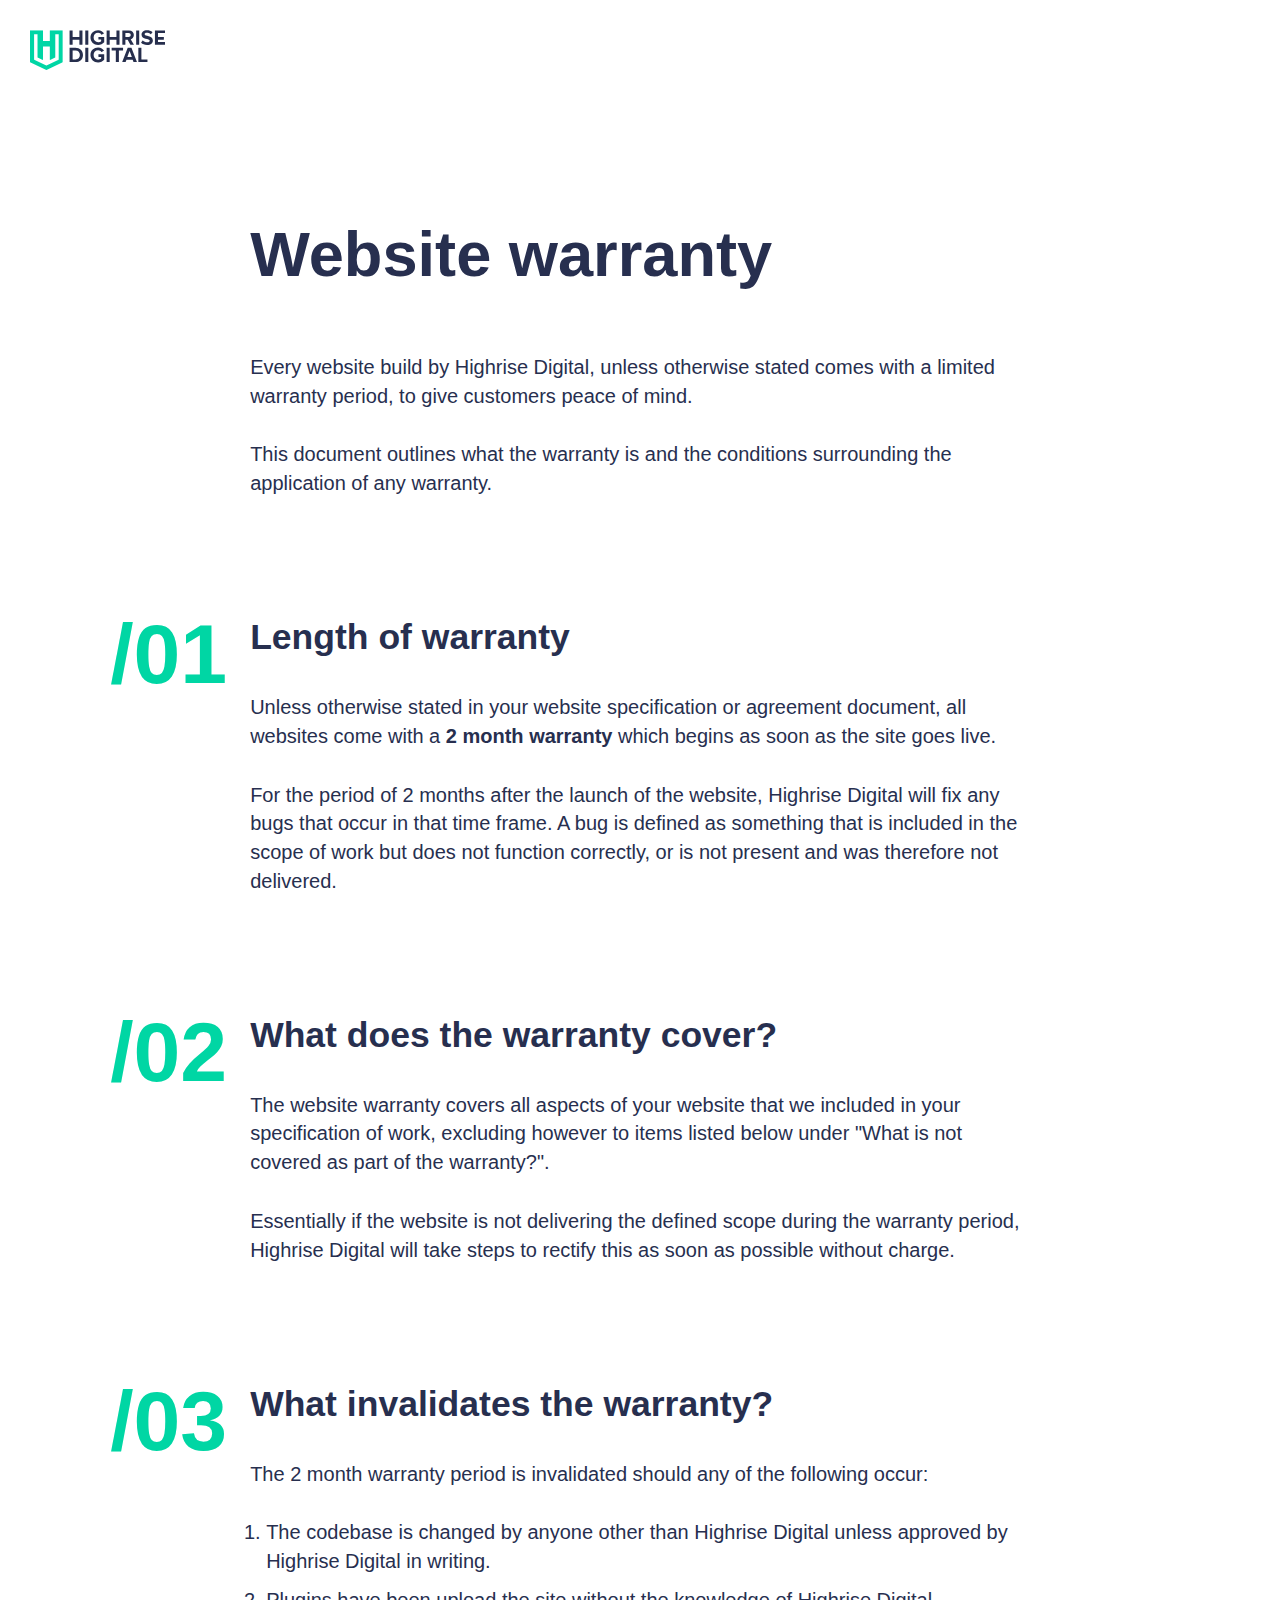
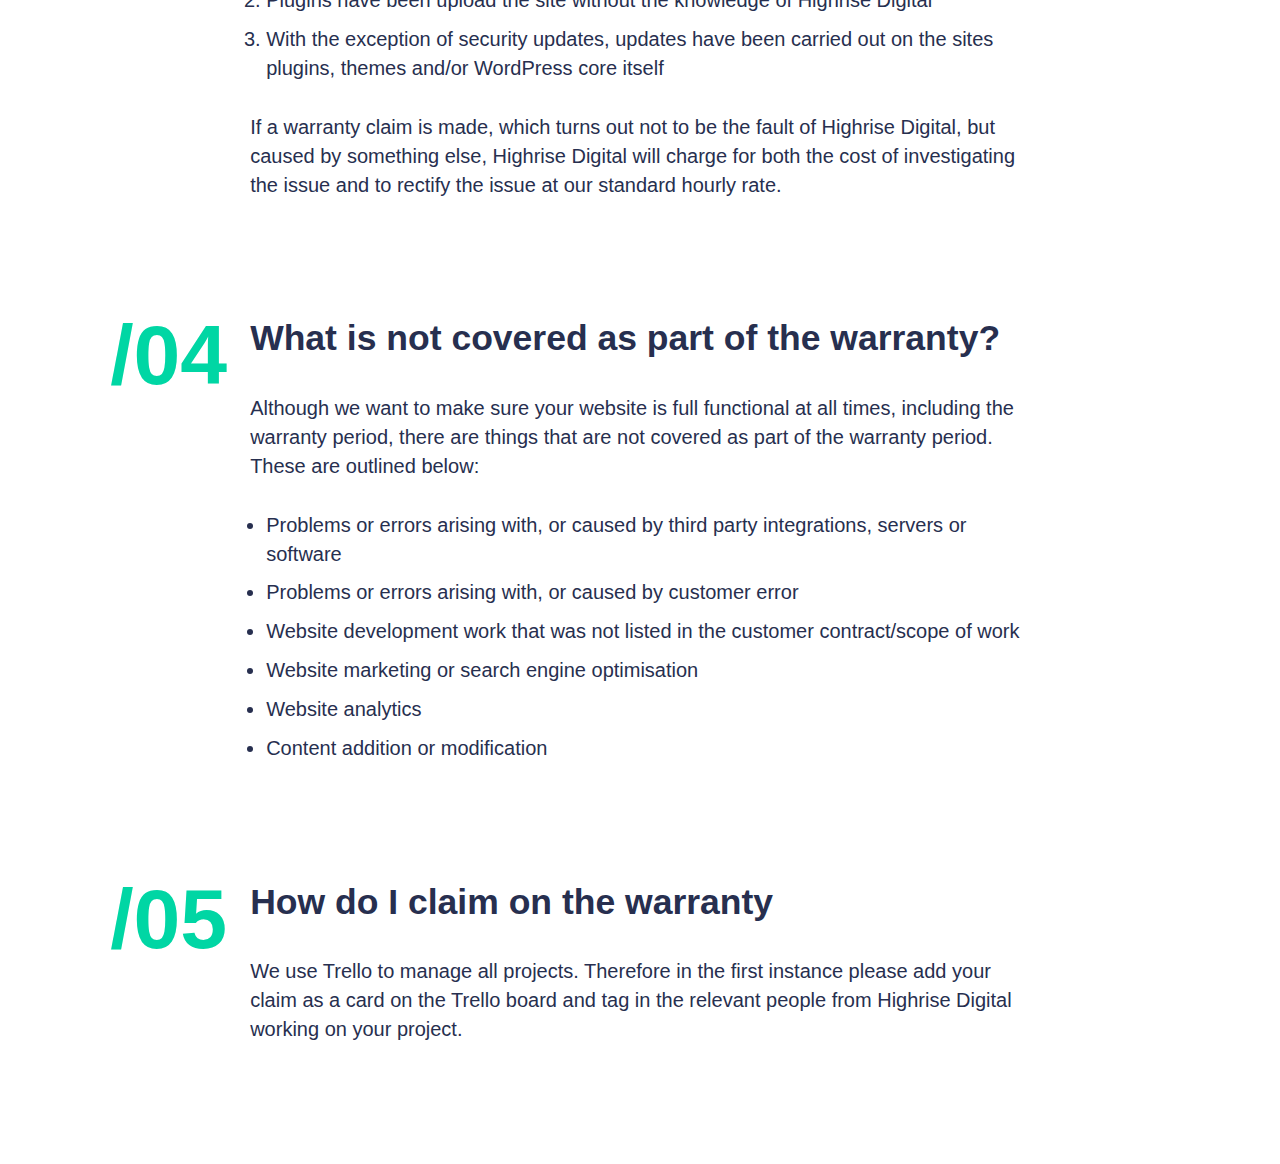
<file: website-warranty.html>
<!doctype html>

<html lang="en">
<head>
	<meta charset="utf-8">
	<title>Highrise Digital Website Warranty</title>
	<meta name="description" content="Highrise Digital terms and conditions">
	<meta name="author" content="Highrise Digital">
	<link rel="stylesheet" href="assets/css/block-library.css">
	<link rel="stylesheet" href="assets/css/style.css">

	<style id="global-styles-inline-css" type="text/css">
		body{--wp--preset--color--black: #000000;--wp--preset--color--cyan-bluish-gray: #abb8c3;--wp--preset--color--white: #FFFFFF;--wp--preset--color--pale-pink: #f78da7;--wp--preset--color--vivid-red: #cf2e2e;--wp--preset--color--luminous-vivid-orange: #ff6900;--wp--preset--color--luminous-vivid-amber: #fcb900;--wp--preset--color--light-green-cyan: #7bdcb5;--wp--preset--color--vivid-green-cyan: #00d084;--wp--preset--color--pale-cyan-blue: #8ed1fc;--wp--preset--color--vivid-cyan-blue: #0693e3;--wp--preset--color--vivid-purple: #9b51e0;--wp--preset--color--brand-1: var(--color--brand-1);--wp--preset--color--brand-2: var(--color--brand-2);--wp--preset--color--brand-text: var(--color--brand-text);--wp--preset--color--sr-black: #333333;--wp--preset--color--black-80: #5C5C5C;--wp--preset--color--black-40: #ADADAD;--wp--preset--color--black-20: #D6D6D6;--wp--preset--color--black-10: #EBEBEB;--wp--preset--color--black-05: #F5F5F5;--wp--preset--gradient--vivid-cyan-blue-to-vivid-purple: linear-gradient(135deg,rgba(6,147,227,1) 0%,rgb(155,81,224) 100%);--wp--preset--gradient--light-green-cyan-to-vivid-green-cyan: linear-gradient(135deg,rgb(122,220,180) 0%,rgb(0,208,130) 100%);--wp--preset--gradient--luminous-vivid-amber-to-luminous-vivid-orange: linear-gradient(135deg,rgba(252,185,0,1) 0%,rgba(255,105,0,1) 100%);--wp--preset--gradient--luminous-vivid-orange-to-vivid-red: linear-gradient(135deg,rgba(255,105,0,1) 0%,rgb(207,46,46) 100%);--wp--preset--gradient--very-light-gray-to-cyan-bluish-gray: linear-gradient(135deg,rgb(238,238,238) 0%,rgb(169,184,195) 100%);--wp--preset--gradient--cool-to-warm-spectrum: linear-gradient(135deg,rgb(74,234,220) 0%,rgb(151,120,209) 20%,rgb(207,42,186) 40%,rgb(238,44,130) 60%,rgb(251,105,98) 80%,rgb(254,248,76) 100%);--wp--preset--gradient--blush-light-purple: linear-gradient(135deg,rgb(255,206,236) 0%,rgb(152,150,240) 100%);--wp--preset--gradient--blush-bordeaux: linear-gradient(135deg,rgb(254,205,165) 0%,rgb(254,45,45) 50%,rgb(107,0,62) 100%);--wp--preset--gradient--luminous-dusk: linear-gradient(135deg,rgb(255,203,112) 0%,rgb(199,81,192) 50%,rgb(65,88,208) 100%);--wp--preset--gradient--pale-ocean: linear-gradient(135deg,rgb(255,245,203) 0%,rgb(182,227,212) 50%,rgb(51,167,181) 100%);--wp--preset--gradient--electric-grass: linear-gradient(135deg,rgb(202,248,128) 0%,rgb(113,206,126) 100%);--wp--preset--gradient--midnight: linear-gradient(135deg,rgb(2,3,129) 0%,rgb(40,116,252) 100%);--wp--preset--gradient--simple-social-images: radial-gradient( circle farthest-corner at 10.2% 55.8%,  rgba(252,37,103,1) 0%, rgba(250,38,151,1) 46.2%, rgba(186,8,181,1) 90.1% );--wp--preset--duotone--dark-grayscale: url('#wp-duotone-dark-grayscale');--wp--preset--duotone--grayscale: url('#wp-duotone-grayscale');--wp--preset--duotone--purple-yellow: url('#wp-duotone-purple-yellow');--wp--preset--duotone--blue-red: url('#wp-duotone-blue-red');--wp--preset--duotone--midnight: url('#wp-duotone-midnight');--wp--preset--duotone--magenta-yellow: url('#wp-duotone-magenta-yellow');--wp--preset--duotone--purple-green: url('#wp-duotone-purple-green');--wp--preset--duotone--blue-orange: url('#wp-duotone-blue-orange');--wp--preset--font-size--small: var(--step--1);--wp--preset--font-size--medium: var(--step-1);--wp--preset--font-size--large: var(--step-2);--wp--preset--font-size--x-large: 42px;--wp--preset--font-size--tiny: var(--step--2);--wp--preset--font-size--normal: var(--step-0);--wp--preset--font-size--extra-large: var(--step-3);--wp--preset--font-size--huge: var(--step-4);--wp--preset--font-size--gigantic: var(--step-5);--wp--preset--font-family--inter: Inter, sans-serif;--wp--preset--font-family--cursive: 'Caveat', cursive;}body { margin: 0; }body{background-color: var(--wp--preset--color--white);color: var(--wp--preset--color--brand-text, var(--wp--preset--color--brand-2));font-family: var(--wp--preset--font-family--inter);font-size: var(--wp--preset--font-size--normal);line-height: 1.444;}.wp-site-blocks > .alignleft { float: left; margin-right: 2em; }.wp-site-blocks > .alignright { float: right; margin-left: 2em; }.wp-site-blocks > .aligncenter { justify-content: center; margin-left: auto; margin-right: auto; }h1{font-family: var(--wp--preset--font-family--museo);font-size: var(--wp--preset--font-size--huge);}h2{font-size: var(--wp--preset--font-size--large);font-weight: bold;}h3{font-size: var(--wp--preset--font-size--medium);font-weight: bold;}h4{font-size: var(--wp--preset--font-size--normal);font-weight: bold;}h5{font-size: var(--wp--preset--font-size--normal);}h6{font-size: var(--wp--preset--font-size--small);}.has-black-color{color: var(--wp--preset--color--black) !important;}.has-cyan-bluish-gray-color{color: var(--wp--preset--color--cyan-bluish-gray) !important;}.has-white-color{color: var(--wp--preset--color--white) !important;}.has-pale-pink-color{color: var(--wp--preset--color--pale-pink) !important;}.has-vivid-red-color{color: var(--wp--preset--color--vivid-red) !important;}.has-luminous-vivid-orange-color{color: var(--wp--preset--color--luminous-vivid-orange) !important;}.has-luminous-vivid-amber-color{color: var(--wp--preset--color--luminous-vivid-amber) !important;}.has-light-green-cyan-color{color: var(--wp--preset--color--light-green-cyan) !important;}.has-vivid-green-cyan-color{color: var(--wp--preset--color--vivid-green-cyan) !important;}.has-pale-cyan-blue-color{color: var(--wp--preset--color--pale-cyan-blue) !important;}.has-vivid-cyan-blue-color{color: var(--wp--preset--color--vivid-cyan-blue) !important;}.has-vivid-purple-color{color: var(--wp--preset--color--vivid-purple) !important;}.has-brand-1-color{color: var(--wp--preset--color--brand-1) !important;}.has-brand-2-color{color: var(--wp--preset--color--brand-2) !important;}.has-brand-text-color{color: var(--wp--preset--color--brand-text) !important;}.has-sr-black-color{color: var(--wp--preset--color--sr-black) !important;}.has-black-80-color{color: var(--wp--preset--color--black-80) !important;}.has-black-40-color{color: var(--wp--preset--color--black-40) !important;}.has-black-20-color{color: var(--wp--preset--color--black-20) !important;}.has-black-10-color{color: var(--wp--preset--color--black-10) !important;}.has-black-05-color{color: var(--wp--preset--color--black-05) !important;}.has-black-background-color{background-color: var(--wp--preset--color--black) !important;}.has-cyan-bluish-gray-background-color{background-color: var(--wp--preset--color--cyan-bluish-gray) !important;}.has-white-background-color{background-color: var(--wp--preset--color--white) !important;}.has-pale-pink-background-color{background-color: var(--wp--preset--color--pale-pink) !important;}.has-vivid-red-background-color{background-color: var(--wp--preset--color--vivid-red) !important;}.has-luminous-vivid-orange-background-color{background-color: var(--wp--preset--color--luminous-vivid-orange) !important;}.has-luminous-vivid-amber-background-color{background-color: var(--wp--preset--color--luminous-vivid-amber) !important;}.has-light-green-cyan-background-color{background-color: var(--wp--preset--color--light-green-cyan) !important;}.has-vivid-green-cyan-background-color{background-color: var(--wp--preset--color--vivid-green-cyan) !important;}.has-pale-cyan-blue-background-color{background-color: var(--wp--preset--color--pale-cyan-blue) !important;}.has-vivid-cyan-blue-background-color{background-color: var(--wp--preset--color--vivid-cyan-blue) !important;}.has-vivid-purple-background-color{background-color: var(--wp--preset--color--vivid-purple) !important;}.has-brand-1-background-color{background-color: var(--wp--preset--color--brand-1) !important;}.has-brand-2-background-color{background-color: var(--wp--preset--color--brand-2) !important;}.has-brand-text-background-color{background-color: var(--wp--preset--color--brand-text) !important;}.has-sr-black-background-color{background-color: var(--wp--preset--color--sr-black) !important;}.has-black-80-background-color{background-color: var(--wp--preset--color--black-80) !important;}.has-black-40-background-color{background-color: var(--wp--preset--color--black-40) !important;}.has-black-20-background-color{background-color: var(--wp--preset--color--black-20) !important;}.has-black-10-background-color{background-color: var(--wp--preset--color--black-10) !important;}.has-black-05-background-color{background-color: var(--wp--preset--color--black-05) !important;}.has-black-border-color{border-color: var(--wp--preset--color--black) !important;}.has-cyan-bluish-gray-border-color{border-color: var(--wp--preset--color--cyan-bluish-gray) !important;}.has-white-border-color{border-color: var(--wp--preset--color--white) !important;}.has-pale-pink-border-color{border-color: var(--wp--preset--color--pale-pink) !important;}.has-vivid-red-border-color{border-color: var(--wp--preset--color--vivid-red) !important;}.has-luminous-vivid-orange-border-color{border-color: var(--wp--preset--color--luminous-vivid-orange) !important;}.has-luminous-vivid-amber-border-color{border-color: var(--wp--preset--color--luminous-vivid-amber) !important;}.has-light-green-cyan-border-color{border-color: var(--wp--preset--color--light-green-cyan) !important;}.has-vivid-green-cyan-border-color{border-color: var(--wp--preset--color--vivid-green-cyan) !important;}.has-pale-cyan-blue-border-color{border-color: var(--wp--preset--color--pale-cyan-blue) !important;}.has-vivid-cyan-blue-border-color{border-color: var(--wp--preset--color--vivid-cyan-blue) !important;}.has-vivid-purple-border-color{border-color: var(--wp--preset--color--vivid-purple) !important;}.has-brand-1-border-color{border-color: var(--wp--preset--color--brand-1) !important;}.has-brand-2-border-color{border-color: var(--wp--preset--color--brand-2) !important;}.has-brand-text-border-color{border-color: var(--wp--preset--color--brand-text) !important;}.has-sr-black-border-color{border-color: var(--wp--preset--color--sr-black) !important;}.has-black-80-border-color{border-color: var(--wp--preset--color--black-80) !important;}.has-black-40-border-color{border-color: var(--wp--preset--color--black-40) !important;}.has-black-20-border-color{border-color: var(--wp--preset--color--black-20) !important;}.has-black-10-border-color{border-color: var(--wp--preset--color--black-10) !important;}.has-black-05-border-color{border-color: var(--wp--preset--color--black-05) !important;}.has-vivid-cyan-blue-to-vivid-purple-gradient-background{background: var(--wp--preset--gradient--vivid-cyan-blue-to-vivid-purple) !important;}.has-light-green-cyan-to-vivid-green-cyan-gradient-background{background: var(--wp--preset--gradient--light-green-cyan-to-vivid-green-cyan) !important;}.has-luminous-vivid-amber-to-luminous-vivid-orange-gradient-background{background: var(--wp--preset--gradient--luminous-vivid-amber-to-luminous-vivid-orange) !important;}.has-luminous-vivid-orange-to-vivid-red-gradient-background{background: var(--wp--preset--gradient--luminous-vivid-orange-to-vivid-red) !important;}.has-very-light-gray-to-cyan-bluish-gray-gradient-background{background: var(--wp--preset--gradient--very-light-gray-to-cyan-bluish-gray) !important;}.has-cool-to-warm-spectrum-gradient-background{background: var(--wp--preset--gradient--cool-to-warm-spectrum) !important;}.has-blush-light-purple-gradient-background{background: var(--wp--preset--gradient--blush-light-purple) !important;}.has-blush-bordeaux-gradient-background{background: var(--wp--preset--gradient--blush-bordeaux) !important;}.has-luminous-dusk-gradient-background{background: var(--wp--preset--gradient--luminous-dusk) !important;}.has-pale-ocean-gradient-background{background: var(--wp--preset--gradient--pale-ocean) !important;}.has-electric-grass-gradient-background{background: var(--wp--preset--gradient--electric-grass) !important;}.has-midnight-gradient-background{background: var(--wp--preset--gradient--midnight) !important;}.has-simple-social-images-gradient-background{background: var(--wp--preset--gradient--simple-social-images) !important;}.has-small-font-size{font-size: var(--wp--preset--font-size--small) !important;}.has-medium-font-size{font-size: var(--wp--preset--font-size--medium) !important;}.has-large-font-size{font-size: var(--wp--preset--font-size--large) !important;}.has-x-large-font-size{font-size: var(--wp--preset--font-size--x-large) !important;}.has-tiny-font-size{font-size: var(--wp--preset--font-size--tiny) !important;}.has-normal-font-size{font-size: var(--wp--preset--font-size--normal) !important;}.has-extra-large-font-size{font-size: var(--wp--preset--font-size--extra-large) !important;}.has-huge-font-size{font-size: var(--wp--preset--font-size--huge) !important;}.has-gigantic-font-size{font-size: var(--wp--preset--font-size--gigantic) !important;}.has-inter-font-family{font-family: var(--wp--preset--font-family--inter) !important;}.has-cursive-font-family{font-family: var(--wp--preset--font-family--cursive) !important;}
	</style>

</head>

<body>

	<header class="site-header" id="site-header">

		<div class="skip-link">
			<a href="#main">Skip to content</a>
		</div>

		<div class="site-header__inner">

			<div class="site-info">

				<a class="site-info__logo" href="https://highrise.digital/terms/">

					<svg class="site-title__logo" width="186px" height="55px" viewBox="0 0 186 55" version="1.1" xmlns="http://www.w3.org/2000/svg" xmlns:xlink="http://www.w3.org/1999/xlink"> <defs> <polygon id="path-1" points="0 0.220859375 45.1034375 0.220859375 45.1034375 55 0 55"></polygon> </defs> <g id="Page-1" stroke="none" stroke-width="1" fill="none" fill-rule="evenodd"> <g id="Desktop-HD-Copy-5" transform="translate(-326.000000, -89.000000)"> <g id="HD_RGB" transform="translate(326.000000, 89.000000)"> <g id="Group-3" class="logo-shape"> <mask id="mask-2" fill="white"> <use xlink:href="#path-1"></use> </mask> <g id="Clip-2"></g> <path d="M39.3344531,40.7876562 L22.6505469,48.7325781 C22.5878125,48.7617969 22.515625,48.7617969 22.4528906,48.7325781 L5.76898437,40.7876562 C5.6890625,40.7498437 5.6375,40.6690625 5.6375,40.5796875 L5.6375,6.08953125 C5.6375,5.96234375 5.74148437,5.85921875 5.86867187,5.85921875 L10.1053906,5.85921875 C10.2334375,5.85921875 10.3365625,5.96234375 10.3365625,6.08953125 L10.3365625,37.6492187 C10.3365625,37.7377344 10.3872656,37.8185156 10.4671875,37.8571875 L17.524375,41.2173437 C17.6764844,41.2895312 17.8535156,41.1786719 17.8535156,41.009375 L17.8535156,23.0028906 C17.8535156,22.8757031 17.9566406,22.7725781 18.0838281,22.7725781 L27.0196094,22.7725781 C27.1467969,22.7725781 27.2499219,22.8757031 27.2499219,23.0028906 L27.2499219,41.009375 C27.2499219,41.1786719 27.4260938,41.2895312 27.5790625,41.2173437 L34.6353906,37.8571875 C34.7161719,37.8185156 34.766875,37.7377344 34.766875,37.6492187 L34.766875,6.08953125 C34.766875,5.96234375 34.87,5.85921875 34.9980469,5.85921875 L39.2347656,5.85921875 C39.3619531,5.85921875 39.4650781,5.96234375 39.4650781,6.08953125 L39.4650781,40.5796875 C39.4650781,40.6690625 39.414375,40.7498437 39.3344531,40.7876562 Z M27.2499219,0.451171875 L27.2499219,15.0253125 C27.2499219,15.1525 27.1467969,15.255625 27.0196094,15.255625 L18.0838281,15.255625 C17.9566406,15.255625 17.8535156,15.1525 17.8535156,15.0253125 L17.8535156,0.451171875 C17.8535156,0.323984375 17.7503906,0.220859375 17.6232031,0.220859375 L0.2303125,0.220859375 C0.103125,0.220859375 0,0.323984375 0,0.451171875 L0,44.1400781 C0,44.2294531 0.0515625,44.3102344 0.131484375,44.3480469 L22.4528906,54.9776562 C22.515625,55.0077344 22.5878125,55.0077344 22.6505469,54.9776562 L44.9719531,44.3480469 C45.051875,44.3102344 45.1034375,44.2294531 45.1034375,44.1400781 L45.1034375,0.451171875 C45.1034375,0.323984375 45.0003125,0.220859375 44.873125,0.220859375 L27.4802344,0.220859375 C27.3530469,0.220859375 27.2499219,0.323984375 27.2499219,0.451171875 Z" id="Fill-1" fill="#00D6A5" mask="url(#mask-2)"></path> </g> <path d="M67.91125,20.0483594 L67.91125,13.4535156 C67.91125,13.3409375 67.8201563,13.2498438 67.7075781,13.2498438 L58.80875,13.2498438 C58.6961719,13.2498438 58.6050781,13.3409375 58.6050781,13.4535156 L58.6050781,20.0483594 C58.6050781,20.1609375 58.5139844,20.2520313 58.4014063,20.2520313 L54.6132813,20.2520313 C54.5007031,20.2520313 54.4096094,20.1609375 54.4096094,20.0483594 L54.4096094,0.750234375 C54.4096094,0.63765625 54.5007031,0.5465625 54.6132813,0.5465625 L58.4014063,0.5465625 C58.5139844,0.5465625 58.6050781,0.63765625 58.6050781,0.750234375 L58.6050781,9.3534375 C58.6050781,9.46601563 58.6961719,9.55710938 58.80875,9.55710938 L67.7075781,9.55710938 C67.8201563,9.55710938 67.91125,9.46601563 67.91125,9.3534375 L67.91125,0.750234375 C67.91125,0.63765625 68.0023437,0.5465625 68.1149219,0.5465625 L71.9322656,0.5465625 C72.0448437,0.5465625 72.1359375,0.63765625 72.1359375,0.750234375 L72.1359375,20.0483594 C72.1359375,20.1609375 72.0448437,20.2520313 71.9322656,20.2520313 L68.1149219,20.2520313 C68.0023437,20.2520313 67.91125,20.1609375 67.91125,20.0483594" id="Fill-4" fill="#262E4D"></path> <path d="M76.0065625,20.0475 L76.0065625,0.750234375 C76.0065625,0.63765625 76.0985156,0.5465625 76.2110938,0.5465625 L79.9975,0.5465625 C80.1109375,0.5465625 80.2020313,0.63765625 80.2020313,0.750234375 L80.2020313,20.0475 C80.2020313,20.1609375 80.1109375,20.2520313 79.9975,20.2520313 L76.2110938,20.2520313 C76.0985156,20.2520313 76.0065625,20.1609375 76.0065625,20.0475" id="Fill-5" fill="#262E4D"></path> <path d="M83.1565625,10.4139063 C83.1565625,4.18 87.883125,0.220859375 93.644375,0.220859375 C97.6413281,0.220859375 100.183359,2.18023437 101.677813,4.43695312 C101.743984,4.53664062 101.707891,4.67242187 101.603047,4.72914062 L98.4749219,6.42640625 C98.3829688,6.47625 98.2703906,6.44703125 98.2102344,6.36023437 C97.3010156,5.039375 95.6639062,3.94367187 93.644375,3.94367187 C90.069375,3.94367187 87.4697656,6.69109375 87.4697656,10.4139063 C87.4697656,14.1367187 90.069375,16.8841406 93.644375,16.8841406 C95.3399219,16.8841406 96.95125,16.1579687 97.7719531,15.4378125 C97.8166406,15.3991406 97.8398438,15.3432812 97.8398438,15.2839844 L97.8398438,13.4242969 C97.8398438,13.3117188 97.74875,13.220625 97.6361719,13.220625 L94.2992188,13.220625 C94.1866406,13.220625 94.0955469,13.1295312 94.0955469,13.0169531 L94.0955469,9.76078125 C94.0955469,9.64820312 94.1866406,9.55710938 94.2992188,9.55710938 L101.831641,9.55710938 C101.943359,9.55710938 102.035313,9.64820312 102.035313,9.76078125 L102.035313,16.8334375 C102.035313,16.885 102.015547,16.9348437 101.981172,16.9726562 C99.97625,19.1846875 97.1875781,20.6361719 93.644375,20.6361719 C87.883125,20.6361719 83.1565625,16.6185938 83.1565625,10.4139063" id="Fill-6" fill="#262E4D"></path> <path d="M118.875625,20.0483594 L118.875625,13.4535156 C118.875625,13.3409375 118.784531,13.2498438 118.671953,13.2498438 L109.772266,13.2498438 C109.659688,13.2498438 109.568594,13.3409375 109.568594,13.4535156 L109.568594,20.0483594 C109.568594,20.1609375 109.4775,20.2520313 109.365781,20.2520313 L105.576797,20.2520313 C105.465078,20.2520313 105.373984,20.1609375 105.373984,20.0483594 L105.373984,0.749375 C105.373984,0.63765625 105.465078,0.5465625 105.576797,0.5465625 L109.365781,0.5465625 C109.4775,0.5465625 109.568594,0.63765625 109.568594,0.749375 L109.568594,9.3534375 C109.568594,9.46601563 109.659688,9.55710938 109.772266,9.55710938 L118.671953,9.55710938 C118.784531,9.55710938 118.875625,9.46601563 118.875625,9.3534375 L118.875625,0.749375 C118.875625,0.63765625 118.966719,0.5465625 119.078437,0.5465625 L122.896641,0.5465625 C123.009219,0.5465625 123.100313,0.63765625 123.100313,0.749375 L123.100313,20.0483594 C123.100313,20.1609375 123.009219,20.2520313 122.896641,20.2520313 L119.078437,20.2520313 C118.966719,20.2520313 118.875625,20.1609375 118.875625,20.0483594" id="Fill-7" fill="#262E4D"></path> <path d="M138.522656,6.89820313 C138.522656,5.24390625 137.2525,4.23929688 135.568125,4.23929688 L131.370078,4.23929688 C131.2575,4.23929688 131.166406,4.33039063 131.166406,4.44382812 L131.166406,9.35257812 C131.166406,9.46601563 131.2575,9.55710938 131.370078,9.55710938 L135.568125,9.55710938 C137.2525,9.55710938 138.522656,8.5525 138.522656,6.89820313 Z M138.050859,20.1463281 L134.297109,13.3555469 C134.261016,13.2902344 134.192266,13.2498438 134.118359,13.2498438 L131.370078,13.2498438 C131.2575,13.2498438 131.166406,13.3417969 131.166406,13.454375 L131.166406,20.0475 C131.166406,20.1600781 131.074453,20.2520313 130.961875,20.2520313 L127.175469,20.2520313 C127.062031,20.2520313 126.970937,20.1600781 126.970937,20.0475 L126.970937,0.750234375 C126.970937,0.63765625 127.062031,0.5465625 127.175469,0.5465625 L136.188594,0.5465625 C140.295547,0.5465625 142.806641,3.2346875 142.806641,6.89820313 C142.806641,10.2428906 140.794844,12.0914063 138.752969,12.6800781 C138.623203,12.7170313 138.561328,12.863125 138.630078,12.9791406 L142.743047,19.9435156 C142.822969,20.0801562 142.725,20.2520313 142.566875,20.2520313 L138.229609,20.2520313 C138.154844,20.2520313 138.086953,20.2116406 138.050859,20.1463281 Z" id="Fill-8" fill="#262E4D"></path> <path d="M145.968281,20.0483594 L145.968281,0.750234375 C145.968281,0.63765625 146.059375,0.5465625 146.171953,0.5465625 L149.960078,0.5465625 C150.071797,0.5465625 150.162891,0.63765625 150.162891,0.750234375 L150.162891,20.0483594 C150.162891,20.1609375 150.071797,20.2520313 149.960078,20.2520313 L146.171953,20.2520313 C146.059375,20.2520313 145.968281,20.1609375 145.968281,20.0483594" id="Fill-9" fill="#262E4D"></path> <path d="M152.834688,17.3327344 L154.868828,14.4804688 C154.941875,14.3773437 155.087109,14.3670312 155.177344,14.4555469 C156.568672,15.82625 158.66125,16.9434375 161.272031,16.9434375 C163.576016,16.9434375 164.699219,15.8795312 164.699219,14.7571875 C164.699219,11.2707031 153.35375,13.6640625 153.35375,6.24851563 C153.35375,2.96914062 156.190547,0.2509375 160.828594,0.2509375 C163.88625,0.2509375 166.436016,1.1515625 168.369609,2.87117188 C168.449531,2.94164063 168.459844,3.06367187 168.395391,3.14875 L166.307969,5.89703125 C166.236641,5.99070312 166.102578,6.001875 166.013203,5.92453125 C164.437969,4.54867187 162.385781,3.91445312 160.444453,3.91445312 C158.642344,3.91445312 157.637734,4.71195312 157.637734,5.89359375 C157.637734,9.02515625 168.953125,6.92742188 168.953125,14.2845312 C168.953125,17.88875 166.382734,20.6060938 161.064922,20.6060938 C157.367031,20.6060938 154.686641,19.3917969 152.857031,17.5982813 C152.784844,17.5278125 152.777109,17.414375 152.834688,17.3327344" id="Fill-10" fill="#262E4D"></path> <path d="M171.789922,20.0492187 L171.789922,0.748515625 C171.789922,0.636796875 171.880156,0.5465625 171.991875,0.5465625 L185.532187,0.5465625 C185.643906,0.5465625 185.734141,0.636796875 185.734141,0.748515625 L185.734141,4.03648437 C185.734141,4.1490625 185.643906,4.23929687 185.532187,4.23929687 L176.187344,4.23929687 C176.075625,4.23929687 175.985391,4.32953125 175.985391,4.44125 L175.985391,9.35515625 C175.985391,9.466875 176.075625,9.55710938 176.187344,9.55710938 L183.870156,9.55710938 C183.981875,9.55710938 184.072969,9.64820312 184.072969,9.75992187 L184.072969,13.0478906 C184.072969,13.1596094 183.981875,13.2498438 183.870156,13.2498438 L176.187344,13.2498438 C176.075625,13.2498438 175.985391,13.3409375 175.985391,13.4526562 L175.985391,16.3564844 C175.985391,16.4682031 176.075625,16.5592969 176.187344,16.5592969 L185.532187,16.5592969 C185.643906,16.5592969 185.734141,16.6495313 185.734141,16.76125 L185.734141,20.0492187 C185.734141,20.1617969 185.643906,20.2520313 185.532187,20.2520313 L171.991875,20.2520313 C171.880156,20.2520313 171.789922,20.1617969 171.789922,20.0492187" id="Fill-11" fill="#262E4D"></path> <path d="M68.5660937,34.3260156 C68.5660937,30.8395313 66.4391406,28.1505469 62.3914844,28.1505469 L58.8078906,28.1505469 C58.6961719,28.1505469 58.6050781,28.2416406 58.6050781,28.3542187 L58.6050781,40.2677344 C58.6050781,40.3803125 58.6961719,40.4705469 58.8078906,40.4705469 L62.3914844,40.4705469 C66.2913281,40.4705469 68.5660937,37.6638281 68.5660937,34.3260156 Z M54.4096094,43.9604688 L54.4096094,24.6614844 C54.4096094,24.5489063 54.5007031,24.4578125 54.6124219,24.4578125 L62.3914844,24.4578125 C68.5660937,24.4578125 72.8500781,28.386875 72.8500781,34.3260156 C72.8500781,40.2634375 68.5660937,44.1641406 62.3914844,44.1641406 L54.6124219,44.1641406 C54.5007031,44.1641406 54.4096094,44.0730469 54.4096094,43.9604688 Z" id="Fill-12" fill="#262E4D"></path> <path d="M76.0065625,43.9596094 L76.0065625,24.6614844 C76.0065625,24.5489063 76.0976562,24.4578125 76.2102344,24.4578125 L79.9983594,24.4578125 C80.1109375,24.4578125 80.2020313,24.5489063 80.2020313,24.6614844 L80.2020313,43.9596094 C80.2020313,44.0721875 80.1109375,44.1641406 79.9983594,44.1641406 L76.2102344,44.1641406 C76.0976562,44.1641406 76.0065625,44.0721875 76.0065625,43.9596094" id="Fill-13" fill="#262E4D"></path> <path d="M83.1565625,34.3260156 C83.1565625,28.0921094 87.883125,24.1329687 93.644375,24.1329687 C97.6413281,24.1329687 100.183359,26.0923438 101.677813,28.3482031 C101.743984,28.44875 101.707891,28.5845313 101.603047,28.64125 L98.4749219,30.3376563 C98.3829688,30.3875 98.2703906,30.3582813 98.2102344,30.2723438 C97.3001563,28.950625 95.6639062,27.8549219 93.644375,27.8549219 C90.069375,27.8549219 87.4697656,30.6032031 87.4697656,34.3260156 C87.4697656,38.0479688 90.069375,40.7953906 93.644375,40.7953906 C95.3399219,40.7953906 96.95125,40.0692188 97.7719531,39.3499219 C97.8166406,39.31125 97.8398438,39.2545313 97.8398438,39.1960938 L97.8398438,37.3364063 C97.8398438,37.2238281 97.74875,37.131875 97.6353125,37.131875 L94.2992188,37.131875 C94.1866406,37.131875 94.0955469,37.0407813 94.0955469,36.9282031 L94.0955469,33.6728906 C94.0955469,33.5603125 94.1866406,33.4692187 94.2992188,33.4692187 L101.830781,33.4692187 C101.943359,33.4692187 102.035313,33.5603125 102.035313,33.6728906 L102.035313,40.7455469 C102.035313,40.79625 102.015547,40.8469531 101.981172,40.8847656 C99.97625,43.0967969 97.1875781,44.5474219 93.644375,44.5474219 C87.883125,44.5474219 83.1565625,40.5298438 83.1565625,34.3260156" id="Fill-14" fill="#262E4D"></path> <path d="M105.373984,43.9613281 L105.373984,24.660625 C105.373984,24.5489063 105.464219,24.4578125 105.575938,24.4578125 L109.366641,24.4578125 C109.478359,24.4578125 109.568594,24.5489063 109.568594,24.660625 L109.568594,43.9613281 C109.568594,44.0730469 109.478359,44.1641406 109.366641,44.1641406 L105.575938,44.1641406 C105.464219,44.1641406 105.373984,44.0730469 105.373984,43.9613281" id="Fill-15" fill="#262E4D"></path> <path d="M118.018828,43.9613281 L118.018828,28.3533594 C118.018828,28.2416406 117.927734,28.1505469 117.816016,28.1505469 L112.460391,28.1505469 C112.347813,28.1505469 112.257578,28.0603125 112.257578,27.9485937 L112.257578,24.660625 C112.257578,24.5489063 112.347813,24.4578125 112.460391,24.4578125 L127.771875,24.4578125 C127.884453,24.4578125 127.974688,24.5489063 127.974688,24.660625 L127.974688,27.9485937 C127.974688,28.0603125 127.884453,28.1505469 127.771875,28.1505469 L122.446328,28.1505469 C122.33375,28.1505469 122.243516,28.2416406 122.243516,28.3533594 L122.243516,43.9613281 C122.243516,44.0730469 122.152422,44.1641406 122.040703,44.1641406 L118.220781,44.1641406 C118.109063,44.1641406 118.018828,44.0730469 118.018828,43.9613281" id="Fill-16" fill="#262E4D"></path> <path d="M136.735156,29.1835156 L133.9525,36.8886719 C133.904375,37.021875 134.003203,37.1619531 134.144141,37.1619531 L139.709453,37.1619531 C139.850391,37.1619531 139.948359,37.021875 139.901094,36.8886719 L137.118437,29.1835156 C137.053984,29.0047656 136.800469,29.0047656 136.735156,29.1835156 Z M142.314219,44.0300781 L141.200469,40.98875 C141.17125,40.9079688 141.094766,40.8546875 141.009688,40.8546875 L132.843047,40.8546875 C132.757969,40.8546875 132.682344,40.9071094 132.652266,40.9870313 L131.511016,44.0317969 C131.480938,44.1108594 131.404453,44.1641406 131.320234,44.1641406 L126.971797,44.1641406 C126.829141,44.1641406 126.730312,44.0197656 126.781875,43.8865625 L134.247266,24.5884375 C134.277344,24.5102344 134.352969,24.4578125 134.437187,24.4578125 L139.416406,24.4578125 C139.500625,24.4578125 139.57625,24.5102344 139.606328,24.5884375 L147.0425,43.8865625 C147.094063,44.020625 146.995234,44.1641406 146.852578,44.1641406 L142.505,44.1641406 C142.419922,44.1641406 142.343437,44.11 142.314219,44.0300781 Z" id="Fill-17" fill="#262E4D"></path> <path d="M148.98125,43.9613281 L148.98125,24.660625 C148.98125,24.5489063 149.072344,24.4578125 149.184063,24.4578125 L152.973906,24.4578125 C153.085625,24.4578125 153.176719,24.5489063 153.176719,24.660625 L153.176719,40.2677344 C153.176719,40.3803125 153.266953,40.4705469 153.379531,40.4705469 L161.304688,40.4705469 C161.417266,40.4705469 161.5075,40.5616406 161.5075,40.6733594 L161.5075,43.9613281 C161.5075,44.0730469 161.417266,44.1641406 161.304688,44.1641406 L149.184063,44.1641406 C149.072344,44.1641406 148.98125,44.0730469 148.98125,43.9613281" id="Fill-18" fill="#262E4D"></path> </g> </g> </g> </svg>
				</a>

			</div>

		</div><!-- // site-header__inner -->

	</header>

	<main id="main" class="entry-content">

		<h1>Website warranty</h1>

		<p>Every website build by Highrise Digital, unless otherwise stated comes with a limited warranty period, to give customers peace of mind.</p>

		<p>This document outlines what the warranty is and the conditions surrounding the application of any warranty.</p>

		<h2 class="is-style-section-title-count">Length of warranty</h2>

		<p>Unless otherwise stated in your website specification or agreement document, all websites come with a <strong>2 month warranty</strong> which begins as soon as the site goes live.</p>

		<p>For the period of 2 months after the launch of the website, Highrise Digital will fix any bugs that occur in that time frame. A bug is defined as something that is included in the scope of work but does not function correctly, or is not present and was therefore not delivered.</p>

		<h2 class="is-style-section-title-count">What does the warranty cover?</h2>

		<p>The website warranty covers all aspects of your website that we included in your specification of work, excluding however to items listed below under "What is not covered as part of the warranty?".</p>

		<p>Essentially if the website is not delivering the defined scope during the warranty period, Highrise Digital will take steps to rectify this as soon as possible without charge.</p>

		<h2 class="is-style-section-title-count">What invalidates the warranty?</h2>

		<p>The 2 month warranty period is invalidated should any of the following occur:</p>

		<ol><li>The codebase is changed by anyone other than Highrise Digital unless approved by Highrise Digital in writing.</li><li>Plugins have been upload the site without the knowledge of Highrise Digital</li><li>With the exception of security updates, updates have been carried out on the sites plugins, themes and/or WordPress core itself</li></ol>

		<p>If a warranty claim is made, which turns out not to be the fault of Highrise Digital, but caused by something else, Highrise Digital will charge for both the cost of investigating the issue and to rectify the issue at our standard hourly rate.</p>

		<h2 class="is-style-section-title-count">What is not covered as part of the warranty?</h2>

		<p>Although we want to make sure your website is full functional at all times, including the warranty period, there are things that are not covered as part of the warranty period. These are outlined below:</p>

		<ul><li>Problems or errors arising with, or caused by third party integrations, servers or software</li><li>Problems or errors arising with, or caused by customer error</li><li>Website development work that was not listed in the customer contract/scope of work</li><li>Website marketing or search engine optimisation</li><li>Website analytics</li><li>Content addition or modification</li></ul>

		<h2 class="is-style-section-title-count">How do I claim on the warranty</h2>

		<p>We use Trello to manage all projects. Therefore in the first instance please add your claim as a card on the Trello board and tag in the relevant people from Highrise Digital working on your project.</p>

	</main>

</body>
</html>
</file>
<file: assets/css/block-library.css>
@charset "UTF-8";.wp-block-archives-dropdown label{display:block}.wp-block-avatar.aligncenter{text-align:center}.wp-block-audio{margin:0 0 1em}.wp-block-audio figcaption{margin-top:.5em;margin-bottom:1em}.wp-block-audio audio{width:100%;min-width:300px}.wp-block-button__link{color:#fff;background-color:#32373c;border-radius:9999px;box-shadow:none;cursor:pointer;display:inline-block;font-size:1.125em;padding:calc(.667em + 2px) calc(1.333em + 2px);text-align:center;text-decoration:none;word-break:break-word;box-sizing:border-box}.wp-block-button__link:active,.wp-block-button__link:focus,.wp-block-button__link:hover,.wp-block-button__link:visited{color:#fff}.wp-block-button__link.aligncenter{text-align:center}.wp-block-button__link.alignright{text-align:right}.wp-block-buttons>.wp-block-button.has-custom-width{max-width:none}.wp-block-buttons>.wp-block-button.has-custom-width .wp-block-button__link{width:100%}.wp-block-buttons>.wp-block-button.has-custom-font-size .wp-block-button__link{font-size:inherit}.wp-block-buttons>.wp-block-button.wp-block-button__width-25{width:calc(25% - var(--wp--style--block-gap, .5em)*0.75)}.wp-block-buttons>.wp-block-button.wp-block-button__width-50{width:calc(50% - var(--wp--style--block-gap, .5em)*0.5)}.wp-block-buttons>.wp-block-button.wp-block-button__width-75{width:calc(75% - var(--wp--style--block-gap, .5em)*0.25)}.wp-block-buttons>.wp-block-button.wp-block-button__width-100{width:100%;flex-basis:100%}.wp-block-buttons.is-vertical>.wp-block-button.wp-block-button__width-25{width:25%}.wp-block-buttons.is-vertical>.wp-block-button.wp-block-button__width-50{width:50%}.wp-block-buttons.is-vertical>.wp-block-button.wp-block-button__width-75{width:75%}.wp-block-button.is-style-squared,.wp-block-button__link.wp-block-button.is-style-squared{border-radius:0}.wp-block-button.no-border-radius,.wp-block-button__link.no-border-radius{border-radius:0!important}.is-style-outline>:where(.wp-block-button__link),:where(.wp-block-button__link).is-style-outline{border:2px solid;padding:.667em 1.333em}.is-style-outline>.wp-block-button__link:not(.has-text-color),.wp-block-button__link.is-style-outline:not(.has-text-color){color:currentColor}.is-style-outline>.wp-block-button__link:not(.has-background),.wp-block-button__link.is-style-outline:not(.has-background){background-color:transparent}.wp-block-buttons.is-vertical{flex-direction:column}.wp-block-buttons.is-vertical>.wp-block-button:last-child{margin-bottom:0}.wp-block-buttons>.wp-block-button{display:inline-block;margin:0}.wp-block-buttons.is-content-justification-left{justify-content:flex-start}.wp-block-buttons.is-content-justification-left.is-vertical{align-items:flex-start}.wp-block-buttons.is-content-justification-center{justify-content:center}.wp-block-buttons.is-content-justification-center.is-vertical{align-items:center}.wp-block-buttons.is-content-justification-right{justify-content:flex-end}.wp-block-buttons.is-content-justification-right.is-vertical{align-items:flex-end}.wp-block-buttons.is-content-justification-space-between{justify-content:space-between}.wp-block-buttons.aligncenter{text-align:center}.wp-block-buttons:not(.is-content-justification-space-between,.is-content-justification-right,.is-content-justification-left,.is-content-justification-center) .wp-block-button.aligncenter{margin-left:auto;margin-right:auto;width:100%}.wp-block-button.aligncenter,.wp-block-calendar{text-align:center}.wp-block-calendar tbody td,.wp-block-calendar th{padding:.25em;border:1px solid #ddd}.wp-block-calendar tfoot td{border:none}.wp-block-calendar table{width:100%;border-collapse:collapse}.wp-block-calendar table th{font-weight:400;background:#ddd}.wp-block-calendar a{text-decoration:underline}.wp-block-calendar table caption,.wp-block-calendar table tbody{color:#40464d}.wp-block-categories.alignleft{margin-right:2em}.wp-block-categories.alignright{margin-left:2em}.wp-block-code code{display:block;font-family:inherit;overflow-wrap:break-word;white-space:pre-wrap}.wp-block-columns{display:flex;margin-bottom:1.75em;box-sizing:border-box;flex-wrap:wrap!important;align-items:normal!important}@media (min-width:782px){.wp-block-columns{flex-wrap:nowrap!important}}.wp-block-columns.are-vertically-aligned-top{align-items:flex-start}.wp-block-columns.are-vertically-aligned-center{align-items:center}.wp-block-columns.are-vertically-aligned-bottom{align-items:flex-end}@media (max-width:781px){.wp-block-columns:not(.is-not-stacked-on-mobile)>.wp-block-column{flex-basis:100%!important}}@media (min-width:782px){.wp-block-columns:not(.is-not-stacked-on-mobile)>.wp-block-column{flex-basis:0;flex-grow:1}.wp-block-columns:not(.is-not-stacked-on-mobile)>.wp-block-column[style*=flex-basis]{flex-grow:0}}.wp-block-columns.is-not-stacked-on-mobile{flex-wrap:nowrap!important}.wp-block-columns.is-not-stacked-on-mobile>.wp-block-column{flex-basis:0;flex-grow:1}.wp-block-columns.is-not-stacked-on-mobile>.wp-block-column[style*=flex-basis]{flex-grow:0}:where(.wp-block-columns.has-background){padding:1.25em 2.375em}.wp-block-column{flex-grow:1;min-width:0;word-break:break-word;overflow-wrap:break-word}.wp-block-column.is-vertically-aligned-top{align-self:flex-start}.wp-block-column.is-vertically-aligned-center{align-self:center}.wp-block-column.is-vertically-aligned-bottom{align-self:flex-end}.wp-block-column.is-vertically-aligned-bottom,.wp-block-column.is-vertically-aligned-center,.wp-block-column.is-vertically-aligned-top{width:100%}.wp-block-comments-pagination>.wp-block-comments-pagination-next,.wp-block-comments-pagination>.wp-block-comments-pagination-numbers,.wp-block-comments-pagination>.wp-block-comments-pagination-previous{margin-right:.5em;margin-bottom:.5em}.wp-block-comments-pagination>.wp-block-comments-pagination-next:last-child,.wp-block-comments-pagination>.wp-block-comments-pagination-numbers:last-child,.wp-block-comments-pagination>.wp-block-comments-pagination-previous:last-child{margin-right:0}.wp-block-comments-pagination .wp-block-comments-pagination-previous-arrow{margin-right:1ch;display:inline-block}.wp-block-comments-pagination .wp-block-comments-pagination-previous-arrow:not(.is-arrow-chevron){transform:scaleX(1)}.wp-block-comments-pagination .wp-block-comments-pagination-next-arrow{margin-left:1ch;display:inline-block}.wp-block-comments-pagination .wp-block-comments-pagination-next-arrow:not(.is-arrow-chevron){transform:scaleX(1)}.wp-block-comments-pagination.aligncenter{justify-content:center}.wp-block-comment-template{margin-bottom:0;max-width:100%;list-style:none;padding:0}.wp-block-comment-template li{clear:both}.wp-block-comment-template ol{margin-bottom:0;max-width:100%;list-style:none;padding-left:2rem}.wp-block-cover,.wp-block-cover-image{position:relative;background-size:cover;background-position:50%;min-height:430px;width:100%;display:flex;justify-content:center;align-items:center;padding:1em;box-sizing:border-box}.wp-block-cover-image.has-parallax,.wp-block-cover.has-parallax{background-attachment:fixed}@supports (-webkit-touch-callout:inherit){.wp-block-cover-image.has-parallax,.wp-block-cover.has-parallax{background-attachment:scroll}}@media (prefers-reduced-motion:reduce){.wp-block-cover-image.has-parallax,.wp-block-cover.has-parallax{background-attachment:scroll}}.wp-block-cover-image.is-repeated,.wp-block-cover.is-repeated{background-repeat:repeat;background-size:auto}.wp-block-cover-image.has-background-dim:not([class*=-background-color]),.wp-block-cover-image .has-background-dim:not([class*=-background-color]),.wp-block-cover.has-background-dim:not([class*=-background-color]),.wp-block-cover .has-background-dim:not([class*=-background-color]){background-color:#000}.wp-block-cover-image .has-background-dim.has-background-gradient,.wp-block-cover .has-background-dim.has-background-gradient{background-color:transparent}.wp-block-cover-image.has-background-dim:before,.wp-block-cover.has-background-dim:before{content:"";background-color:inherit}.wp-block-cover-image.has-background-dim:not(.has-background-gradient):before,.wp-block-cover-image .wp-block-cover__background,.wp-block-cover-image .wp-block-cover__gradient-background,.wp-block-cover.has-background-dim:not(.has-background-gradient):before,.wp-block-cover .wp-block-cover__background,.wp-block-cover .wp-block-cover__gradient-background{position:absolute;top:0;left:0;bottom:0;right:0;z-index:1;opacity:.5}.wp-block-cover-image.has-background-dim.has-background-dim-10 .wp-block-cover__background,.wp-block-cover-image.has-background-dim.has-background-dim-10 .wp-block-cover__gradient-background,.wp-block-cover-image.has-background-dim.has-background-dim-10:not(.has-background-gradient):before,.wp-block-cover.has-background-dim.has-background-dim-10 .wp-block-cover__background,.wp-block-cover.has-background-dim.has-background-dim-10 .wp-block-cover__gradient-background,.wp-block-cover.has-background-dim.has-background-dim-10:not(.has-background-gradient):before{opacity:.1}.wp-block-cover-image.has-background-dim.has-background-dim-20 .wp-block-cover__background,.wp-block-cover-image.has-background-dim.has-background-dim-20 .wp-block-cover__gradient-background,.wp-block-cover-image.has-background-dim.has-background-dim-20:not(.has-background-gradient):before,.wp-block-cover.has-background-dim.has-background-dim-20 .wp-block-cover__background,.wp-block-cover.has-background-dim.has-background-dim-20 .wp-block-cover__gradient-background,.wp-block-cover.has-background-dim.has-background-dim-20:not(.has-background-gradient):before{opacity:.2}.wp-block-cover-image.has-background-dim.has-background-dim-30 .wp-block-cover__background,.wp-block-cover-image.has-background-dim.has-background-dim-30 .wp-block-cover__gradient-background,.wp-block-cover-image.has-background-dim.has-background-dim-30:not(.has-background-gradient):before,.wp-block-cover.has-background-dim.has-background-dim-30 .wp-block-cover__background,.wp-block-cover.has-background-dim.has-background-dim-30 .wp-block-cover__gradient-background,.wp-block-cover.has-background-dim.has-background-dim-30:not(.has-background-gradient):before{opacity:.3}.wp-block-cover-image.has-background-dim.has-background-dim-40 .wp-block-cover__background,.wp-block-cover-image.has-background-dim.has-background-dim-40 .wp-block-cover__gradient-background,.wp-block-cover-image.has-background-dim.has-background-dim-40:not(.has-background-gradient):before,.wp-block-cover.has-background-dim.has-background-dim-40 .wp-block-cover__background,.wp-block-cover.has-background-dim.has-background-dim-40 .wp-block-cover__gradient-background,.wp-block-cover.has-background-dim.has-background-dim-40:not(.has-background-gradient):before{opacity:.4}.wp-block-cover-image.has-background-dim.has-background-dim-50 .wp-block-cover__background,.wp-block-cover-image.has-background-dim.has-background-dim-50 .wp-block-cover__gradient-background,.wp-block-cover-image.has-background-dim.has-background-dim-50:not(.has-background-gradient):before,.wp-block-cover.has-background-dim.has-background-dim-50 .wp-block-cover__background,.wp-block-cover.has-background-dim.has-background-dim-50 .wp-block-cover__gradient-background,.wp-block-cover.has-background-dim.has-background-dim-50:not(.has-background-gradient):before{opacity:.5}.wp-block-cover-image.has-background-dim.has-background-dim-60 .wp-block-cover__background,.wp-block-cover-image.has-background-dim.has-background-dim-60 .wp-block-cover__gradient-background,.wp-block-cover-image.has-background-dim.has-background-dim-60:not(.has-background-gradient):before,.wp-block-cover.has-background-dim.has-background-dim-60 .wp-block-cover__background,.wp-block-cover.has-background-dim.has-background-dim-60 .wp-block-cover__gradient-background,.wp-block-cover.has-background-dim.has-background-dim-60:not(.has-background-gradient):before{opacity:.6}.wp-block-cover-image.has-background-dim.has-background-dim-70 .wp-block-cover__background,.wp-block-cover-image.has-background-dim.has-background-dim-70 .wp-block-cover__gradient-background,.wp-block-cover-image.has-background-dim.has-background-dim-70:not(.has-background-gradient):before,.wp-block-cover.has-background-dim.has-background-dim-70 .wp-block-cover__background,.wp-block-cover.has-background-dim.has-background-dim-70 .wp-block-cover__gradient-background,.wp-block-cover.has-background-dim.has-background-dim-70:not(.has-background-gradient):before{opacity:.7}.wp-block-cover-image.has-background-dim.has-background-dim-80 .wp-block-cover__background,.wp-block-cover-image.has-background-dim.has-background-dim-80 .wp-block-cover__gradient-background,.wp-block-cover-image.has-background-dim.has-background-dim-80:not(.has-background-gradient):before,.wp-block-cover.has-background-dim.has-background-dim-80 .wp-block-cover__background,.wp-block-cover.has-background-dim.has-background-dim-80 .wp-block-cover__gradient-background,.wp-block-cover.has-background-dim.has-background-dim-80:not(.has-background-gradient):before{opacity:.8}.wp-block-cover-image.has-background-dim.has-background-dim-90 .wp-block-cover__background,.wp-block-cover-image.has-background-dim.has-background-dim-90 .wp-block-cover__gradient-background,.wp-block-cover-image.has-background-dim.has-background-dim-90:not(.has-background-gradient):before,.wp-block-cover.has-background-dim.has-background-dim-90 .wp-block-cover__background,.wp-block-cover.has-background-dim.has-background-dim-90 .wp-block-cover__gradient-background,.wp-block-cover.has-background-dim.has-background-dim-90:not(.has-background-gradient):before{opacity:.9}.wp-block-cover-image.has-background-dim.has-background-dim-100 .wp-block-cover__background,.wp-block-cover-image.has-background-dim.has-background-dim-100 .wp-block-cover__gradient-background,.wp-block-cover-image.has-background-dim.has-background-dim-100:not(.has-background-gradient):before,.wp-block-cover.has-background-dim.has-background-dim-100 .wp-block-cover__background,.wp-block-cover.has-background-dim.has-background-dim-100 .wp-block-cover__gradient-background,.wp-block-cover.has-background-dim.has-background-dim-100:not(.has-background-gradient):before{opacity:1}.wp-block-cover-image .wp-block-cover__background.has-background-dim.has-background-dim-0,.wp-block-cover-image .wp-block-cover__gradient-background.has-background-dim.has-background-dim-0,.wp-block-cover .wp-block-cover__background.has-background-dim.has-background-dim-0,.wp-block-cover .wp-block-cover__gradient-background.has-background-dim.has-background-dim-0{opacity:0}.wp-block-cover-image .wp-block-cover__background.has-background-dim.has-background-dim-10,.wp-block-cover-image .wp-block-cover__gradient-background.has-background-dim.has-background-dim-10,.wp-block-cover .wp-block-cover__background.has-background-dim.has-background-dim-10,.wp-block-cover .wp-block-cover__gradient-background.has-background-dim.has-background-dim-10{opacity:.1}.wp-block-cover-image .wp-block-cover__background.has-background-dim.has-background-dim-20,.wp-block-cover-image .wp-block-cover__gradient-background.has-background-dim.has-background-dim-20,.wp-block-cover .wp-block-cover__background.has-background-dim.has-background-dim-20,.wp-block-cover .wp-block-cover__gradient-background.has-background-dim.has-background-dim-20{opacity:.2}.wp-block-cover-image .wp-block-cover__background.has-background-dim.has-background-dim-30,.wp-block-cover-image .wp-block-cover__gradient-background.has-background-dim.has-background-dim-30,.wp-block-cover .wp-block-cover__background.has-background-dim.has-background-dim-30,.wp-block-cover .wp-block-cover__gradient-background.has-background-dim.has-background-dim-30{opacity:.3}.wp-block-cover-image .wp-block-cover__background.has-background-dim.has-background-dim-40,.wp-block-cover-image .wp-block-cover__gradient-background.has-background-dim.has-background-dim-40,.wp-block-cover .wp-block-cover__background.has-background-dim.has-background-dim-40,.wp-block-cover .wp-block-cover__gradient-background.has-background-dim.has-background-dim-40{opacity:.4}.wp-block-cover-image .wp-block-cover__background.has-background-dim.has-background-dim-50,.wp-block-cover-image .wp-block-cover__gradient-background.has-background-dim.has-background-dim-50,.wp-block-cover .wp-block-cover__background.has-background-dim.has-background-dim-50,.wp-block-cover .wp-block-cover__gradient-background.has-background-dim.has-background-dim-50{opacity:.5}.wp-block-cover-image .wp-block-cover__background.has-background-dim.has-background-dim-60,.wp-block-cover-image .wp-block-cover__gradient-background.has-background-dim.has-background-dim-60,.wp-block-cover .wp-block-cover__background.has-background-dim.has-background-dim-60,.wp-block-cover .wp-block-cover__gradient-background.has-background-dim.has-background-dim-60{opacity:.6}.wp-block-cover-image .wp-block-cover__background.has-background-dim.has-background-dim-70,.wp-block-cover-image .wp-block-cover__gradient-background.has-background-dim.has-background-dim-70,.wp-block-cover .wp-block-cover__background.has-background-dim.has-background-dim-70,.wp-block-cover .wp-block-cover__gradient-background.has-background-dim.has-background-dim-70{opacity:.7}.wp-block-cover-image .wp-block-cover__background.has-background-dim.has-background-dim-80,.wp-block-cover-image .wp-block-cover__gradient-background.has-background-dim.has-background-dim-80,.wp-block-cover .wp-block-cover__background.has-background-dim.has-background-dim-80,.wp-block-cover .wp-block-cover__gradient-background.has-background-dim.has-background-dim-80{opacity:.8}.wp-block-cover-image .wp-block-cover__background.has-background-dim.has-background-dim-90,.wp-block-cover-image .wp-block-cover__gradient-background.has-background-dim.has-background-dim-90,.wp-block-cover .wp-block-cover__background.has-background-dim.has-background-dim-90,.wp-block-cover .wp-block-cover__gradient-background.has-background-dim.has-background-dim-90{opacity:.9}.wp-block-cover-image .wp-block-cover__background.has-background-dim.has-background-dim-100,.wp-block-cover-image .wp-block-cover__gradient-background.has-background-dim.has-background-dim-100,.wp-block-cover .wp-block-cover__background.has-background-dim.has-background-dim-100,.wp-block-cover .wp-block-cover__gradient-background.has-background-dim.has-background-dim-100{opacity:1}.wp-block-cover-image .block-library-cover__padding-visualizer,.wp-block-cover .block-library-cover__padding-visualizer{z-index:2}.wp-block-cover-image.alignleft,.wp-block-cover-image.alignright,.wp-block-cover.alignleft,.wp-block-cover.alignright{max-width:420px;width:100%}.wp-block-cover-image:after,.wp-block-cover:after{display:block;content:"";font-size:0;min-height:inherit}@supports (position:sticky){.wp-block-cover-image:after,.wp-block-cover:after{content:none}}.wp-block-cover-image.aligncenter,.wp-block-cover-image.alignleft,.wp-block-cover-image.alignright,.wp-block-cover.aligncenter,.wp-block-cover.alignleft,.wp-block-cover.alignright{display:flex}.wp-block-cover-image .wp-block-cover__inner-container,.wp-block-cover .wp-block-cover__inner-container{width:100%;z-index:1;color:#fff}.wp-block-cover-image.is-light .wp-block-cover__inner-container,.wp-block-cover.is-light .wp-block-cover__inner-container{color:#000}.wp-block-cover-image h1:not(.has-text-color),.wp-block-cover-image h2:not(.has-text-color),.wp-block-cover-image h3:not(.has-text-color),.wp-block-cover-image h4:not(.has-text-color),.wp-block-cover-image h5:not(.has-text-color),.wp-block-cover-image h6:not(.has-text-color),.wp-block-cover-image p:not(.has-text-color),.wp-block-cover h1:not(.has-text-color),.wp-block-cover h2:not(.has-text-color),.wp-block-cover h3:not(.has-text-color),.wp-block-cover h4:not(.has-text-color),.wp-block-cover h5:not(.has-text-color),.wp-block-cover h6:not(.has-text-color),.wp-block-cover p:not(.has-text-color){color:inherit}.wp-block-cover-image.is-position-top-left,.wp-block-cover.is-position-top-left{align-items:flex-start;justify-content:flex-start}.wp-block-cover-image.is-position-top-center,.wp-block-cover.is-position-top-center{align-items:flex-start;justify-content:center}.wp-block-cover-image.is-position-top-right,.wp-block-cover.is-position-top-right{align-items:flex-start;justify-content:flex-end}.wp-block-cover-image.is-position-center-left,.wp-block-cover.is-position-center-left{align-items:center;justify-content:flex-start}.wp-block-cover-image.is-position-center-center,.wp-block-cover.is-position-center-center{align-items:center;justify-content:center}.wp-block-cover-image.is-position-center-right,.wp-block-cover.is-position-center-right{align-items:center;justify-content:flex-end}.wp-block-cover-image.is-position-bottom-left,.wp-block-cover.is-position-bottom-left{align-items:flex-end;justify-content:flex-start}.wp-block-cover-image.is-position-bottom-center,.wp-block-cover.is-position-bottom-center{align-items:flex-end;justify-content:center}.wp-block-cover-image.is-position-bottom-right,.wp-block-cover.is-position-bottom-right{align-items:flex-end;justify-content:flex-end}.wp-block-cover-image.has-custom-content-position.has-custom-content-position .wp-block-cover__inner-container,.wp-block-cover.has-custom-content-position.has-custom-content-position .wp-block-cover__inner-container{margin:0;width:auto}.wp-block-cover-image img.wp-block-cover__image-background,.wp-block-cover-image video.wp-block-cover__video-background,.wp-block-cover img.wp-block-cover__image-background,.wp-block-cover video.wp-block-cover__video-background{position:absolute;top:0;left:0;right:0;bottom:0;margin:0;padding:0;width:100%;height:100%;max-width:none;max-height:none;-o-object-fit:cover;object-fit:cover;outline:none;border:none;box-shadow:none}.wp-block-cover__image-background,.wp-block-cover__video-background{z-index:0}.wp-block-cover-image-text,.wp-block-cover-image-text a,.wp-block-cover-image-text a:active,.wp-block-cover-image-text a:focus,.wp-block-cover-image-text a:hover,.wp-block-cover-text,.wp-block-cover-text a,.wp-block-cover-text a:active,.wp-block-cover-text a:focus,.wp-block-cover-text a:hover,section.wp-block-cover-image h2,section.wp-block-cover-image h2 a,section.wp-block-cover-image h2 a:active,section.wp-block-cover-image h2 a:focus,section.wp-block-cover-image h2 a:hover{color:#fff}.wp-block-cover-image .wp-block-cover.has-left-content{justify-content:flex-start}.wp-block-cover-image .wp-block-cover.has-right-content{justify-content:flex-end}.wp-block-cover-image.has-left-content .wp-block-cover-image-text,.wp-block-cover.has-left-content .wp-block-cover-text,section.wp-block-cover-image.has-left-content>h2{margin-left:0;text-align:left}.wp-block-cover-image.has-right-content .wp-block-cover-image-text,.wp-block-cover.has-right-content .wp-block-cover-text,section.wp-block-cover-image.has-right-content>h2{margin-right:0;text-align:right}.wp-block-cover-image .wp-block-cover-image-text,.wp-block-cover .wp-block-cover-text,section.wp-block-cover-image>h2{font-size:2em;line-height:1.25;z-index:1;margin-bottom:0;max-width:840px;padding:.44em;text-align:center}.wp-block-embed.alignleft,.wp-block-embed.alignright,.wp-block[data-align=left]>[data-type="core/embed"],.wp-block[data-align=right]>[data-type="core/embed"]{max-width:360px;width:100%}.wp-block-embed.alignleft .wp-block-embed__wrapper,.wp-block-embed.alignright .wp-block-embed__wrapper,.wp-block[data-align=left]>[data-type="core/embed"] .wp-block-embed__wrapper,.wp-block[data-align=right]>[data-type="core/embed"] .wp-block-embed__wrapper{min-width:280px}.wp-block-cover .wp-block-embed{min-width:320px;min-height:240px}.wp-block-embed{margin:0 0 1em;overflow-wrap:break-word}.wp-block-embed figcaption{margin-top:.5em;margin-bottom:1em}.wp-block-embed iframe{max-width:100%}.wp-block-embed__wrapper{position:relative}.wp-embed-responsive .wp-has-aspect-ratio .wp-block-embed__wrapper:before{content:"";display:block;padding-top:50%}.wp-embed-responsive .wp-has-aspect-ratio iframe{position:absolute;top:0;right:0;bottom:0;left:0;height:100%;width:100%}.wp-embed-responsive .wp-embed-aspect-21-9 .wp-block-embed__wrapper:before{padding-top:42.85%}.wp-embed-responsive .wp-embed-aspect-18-9 .wp-block-embed__wrapper:before{padding-top:50%}.wp-embed-responsive .wp-embed-aspect-16-9 .wp-block-embed__wrapper:before{padding-top:56.25%}.wp-embed-responsive .wp-embed-aspect-4-3 .wp-block-embed__wrapper:before{padding-top:75%}.wp-embed-responsive .wp-embed-aspect-1-1 .wp-block-embed__wrapper:before{padding-top:100%}.wp-embed-responsive .wp-embed-aspect-9-16 .wp-block-embed__wrapper:before{padding-top:177.77%}.wp-embed-responsive .wp-embed-aspect-1-2 .wp-block-embed__wrapper:before{padding-top:200%}.wp-block-file{margin-bottom:1.5em}.wp-block-file.aligncenter{text-align:center}.wp-block-file.alignright{text-align:right}.wp-block-file .wp-block-file__embed{margin-bottom:1em}.wp-block-file .wp-block-file__button{background:#32373c;border-radius:2em;color:#fff;font-size:.8em;padding:.5em 1em}.wp-block-file a.wp-block-file__button{text-decoration:none}.wp-block-file a.wp-block-file__button:active,.wp-block-file a.wp-block-file__button:focus,.wp-block-file a.wp-block-file__button:hover,.wp-block-file a.wp-block-file__button:visited{box-shadow:none;color:#fff;opacity:.85;text-decoration:none}.wp-block-file *+.wp-block-file__button{margin-left:.75em}.blocks-gallery-grid:not(.has-nested-images),.wp-block-gallery:not(.has-nested-images){display:flex;flex-wrap:wrap;list-style-type:none;padding:0;margin:0}.blocks-gallery-grid:not(.has-nested-images) .blocks-gallery-image,.blocks-gallery-grid:not(.has-nested-images) .blocks-gallery-item,.wp-block-gallery:not(.has-nested-images) .blocks-gallery-image,.wp-block-gallery:not(.has-nested-images) .blocks-gallery-item{margin:0 1em 1em 0;display:flex;flex-grow:1;flex-direction:column;justify-content:center;position:relative;width:calc(50% - 1em)}.blocks-gallery-grid:not(.has-nested-images) .blocks-gallery-image:nth-of-type(2n),.blocks-gallery-grid:not(.has-nested-images) .blocks-gallery-item:nth-of-type(2n),.wp-block-gallery:not(.has-nested-images) .blocks-gallery-image:nth-of-type(2n),.wp-block-gallery:not(.has-nested-images) .blocks-gallery-item:nth-of-type(2n){margin-right:0}.blocks-gallery-grid:not(.has-nested-images) .blocks-gallery-image figure,.blocks-gallery-grid:not(.has-nested-images) .blocks-gallery-item figure,.wp-block-gallery:not(.has-nested-images) .blocks-gallery-image figure,.wp-block-gallery:not(.has-nested-images) .blocks-gallery-item figure{margin:0;height:100%;display:flex;align-items:flex-end;justify-content:flex-start}.blocks-gallery-grid:not(.has-nested-images) .blocks-gallery-image img,.blocks-gallery-grid:not(.has-nested-images) .blocks-gallery-item img,.wp-block-gallery:not(.has-nested-images) .blocks-gallery-image img,.wp-block-gallery:not(.has-nested-images) .blocks-gallery-item img{display:block;max-width:100%;height:auto;width:auto}.blocks-gallery-grid:not(.has-nested-images) .blocks-gallery-image figcaption,.blocks-gallery-grid:not(.has-nested-images) .blocks-gallery-item figcaption,.wp-block-gallery:not(.has-nested-images) .blocks-gallery-image figcaption,.wp-block-gallery:not(.has-nested-images) .blocks-gallery-item figcaption{position:absolute;bottom:0;width:100%;max-height:100%;overflow:auto;padding:3em .77em .7em;color:#fff;text-align:center;font-size:.8em;background:linear-gradient(0deg,rgba(0,0,0,.7),rgba(0,0,0,.3) 70%,transparent);box-sizing:border-box;margin:0;z-index:2}.blocks-gallery-grid:not(.has-nested-images) .blocks-gallery-image figcaption img,.blocks-gallery-grid:not(.has-nested-images) .blocks-gallery-item figcaption img,.wp-block-gallery:not(.has-nested-images) .blocks-gallery-image figcaption img,.wp-block-gallery:not(.has-nested-images) .blocks-gallery-item figcaption img{display:inline}.blocks-gallery-grid:not(.has-nested-images) figcaption,.wp-block-gallery:not(.has-nested-images) figcaption{flex-grow:1}.blocks-gallery-grid:not(.has-nested-images).is-cropped .blocks-gallery-image a,.blocks-gallery-grid:not(.has-nested-images).is-cropped .blocks-gallery-image img,.blocks-gallery-grid:not(.has-nested-images).is-cropped .blocks-gallery-item a,.blocks-gallery-grid:not(.has-nested-images).is-cropped .blocks-gallery-item img,.wp-block-gallery:not(.has-nested-images).is-cropped .blocks-gallery-image a,.wp-block-gallery:not(.has-nested-images).is-cropped .blocks-gallery-image img,.wp-block-gallery:not(.has-nested-images).is-cropped .blocks-gallery-item a,.wp-block-gallery:not(.has-nested-images).is-cropped .blocks-gallery-item img{width:100%;height:100%;flex:1;-o-object-fit:cover;object-fit:cover}.blocks-gallery-grid:not(.has-nested-images).columns-1 .blocks-gallery-image,.blocks-gallery-grid:not(.has-nested-images).columns-1 .blocks-gallery-item,.wp-block-gallery:not(.has-nested-images).columns-1 .blocks-gallery-image,.wp-block-gallery:not(.has-nested-images).columns-1 .blocks-gallery-item{width:100%;margin-right:0}@media (min-width:600px){.blocks-gallery-grid:not(.has-nested-images).columns-3 .blocks-gallery-image,.blocks-gallery-grid:not(.has-nested-images).columns-3 .blocks-gallery-item,.wp-block-gallery:not(.has-nested-images).columns-3 .blocks-gallery-image,.wp-block-gallery:not(.has-nested-images).columns-3 .blocks-gallery-item{width:calc(33.33333% - .66667em);margin-right:1em}.blocks-gallery-grid:not(.has-nested-images).columns-4 .blocks-gallery-image,.blocks-gallery-grid:not(.has-nested-images).columns-4 .blocks-gallery-item,.wp-block-gallery:not(.has-nested-images).columns-4 .blocks-gallery-image,.wp-block-gallery:not(.has-nested-images).columns-4 .blocks-gallery-item{width:calc(25% - .75em);margin-right:1em}.blocks-gallery-grid:not(.has-nested-images).columns-5 .blocks-gallery-image,.blocks-gallery-grid:not(.has-nested-images).columns-5 .blocks-gallery-item,.wp-block-gallery:not(.has-nested-images).columns-5 .blocks-gallery-image,.wp-block-gallery:not(.has-nested-images).columns-5 .blocks-gallery-item{width:calc(20% - .8em);margin-right:1em}.blocks-gallery-grid:not(.has-nested-images).columns-6 .blocks-gallery-image,.blocks-gallery-grid:not(.has-nested-images).columns-6 .blocks-gallery-item,.wp-block-gallery:not(.has-nested-images).columns-6 .blocks-gallery-image,.wp-block-gallery:not(.has-nested-images).columns-6 .blocks-gallery-item{width:calc(16.66667% - .83333em);margin-right:1em}.blocks-gallery-grid:not(.has-nested-images).columns-7 .blocks-gallery-image,.blocks-gallery-grid:not(.has-nested-images).columns-7 .blocks-gallery-item,.wp-block-gallery:not(.has-nested-images).columns-7 .blocks-gallery-image,.wp-block-gallery:not(.has-nested-images).columns-7 .blocks-gallery-item{width:calc(14.28571% - .85714em);margin-right:1em}.blocks-gallery-grid:not(.has-nested-images).columns-8 .blocks-gallery-image,.blocks-gallery-grid:not(.has-nested-images).columns-8 .blocks-gallery-item,.wp-block-gallery:not(.has-nested-images).columns-8 .blocks-gallery-image,.wp-block-gallery:not(.has-nested-images).columns-8 .blocks-gallery-item{width:calc(12.5% - .875em);margin-right:1em}.blocks-gallery-grid:not(.has-nested-images).columns-1 .blocks-gallery-image:nth-of-type(1n),.blocks-gallery-grid:not(.has-nested-images).columns-1 .blocks-gallery-item:nth-of-type(1n),.blocks-gallery-grid:not(.has-nested-images).columns-2 .blocks-gallery-image:nth-of-type(2n),.blocks-gallery-grid:not(.has-nested-images).columns-2 .blocks-gallery-item:nth-of-type(2n),.blocks-gallery-grid:not(.has-nested-images).columns-3 .blocks-gallery-image:nth-of-type(3n),.blocks-gallery-grid:not(.has-nested-images).columns-3 .blocks-gallery-item:nth-of-type(3n),.blocks-gallery-grid:not(.has-nested-images).columns-4 .blocks-gallery-image:nth-of-type(4n),.blocks-gallery-grid:not(.has-nested-images).columns-4 .blocks-gallery-item:nth-of-type(4n),.blocks-gallery-grid:not(.has-nested-images).columns-5 .blocks-gallery-image:nth-of-type(5n),.blocks-gallery-grid:not(.has-nested-images).columns-5 .blocks-gallery-item:nth-of-type(5n),.blocks-gallery-grid:not(.has-nested-images).columns-6 .blocks-gallery-image:nth-of-type(6n),.blocks-gallery-grid:not(.has-nested-images).columns-6 .blocks-gallery-item:nth-of-type(6n),.blocks-gallery-grid:not(.has-nested-images).columns-7 .blocks-gallery-image:nth-of-type(7n),.blocks-gallery-grid:not(.has-nested-images).columns-7 .blocks-gallery-item:nth-of-type(7n),.blocks-gallery-grid:not(.has-nested-images).columns-8 .blocks-gallery-image:nth-of-type(8n),.blocks-gallery-grid:not(.has-nested-images).columns-8 .blocks-gallery-item:nth-of-type(8n),.wp-block-gallery:not(.has-nested-images).columns-1 .blocks-gallery-image:nth-of-type(1n),.wp-block-gallery:not(.has-nested-images).columns-1 .blocks-gallery-item:nth-of-type(1n),.wp-block-gallery:not(.has-nested-images).columns-2 .blocks-gallery-image:nth-of-type(2n),.wp-block-gallery:not(.has-nested-images).columns-2 .blocks-gallery-item:nth-of-type(2n),.wp-block-gallery:not(.has-nested-images).columns-3 .blocks-gallery-image:nth-of-type(3n),.wp-block-gallery:not(.has-nested-images).columns-3 .blocks-gallery-item:nth-of-type(3n),.wp-block-gallery:not(.has-nested-images).columns-4 .blocks-gallery-image:nth-of-type(4n),.wp-block-gallery:not(.has-nested-images).columns-4 .blocks-gallery-item:nth-of-type(4n),.wp-block-gallery:not(.has-nested-images).columns-5 .blocks-gallery-image:nth-of-type(5n),.wp-block-gallery:not(.has-nested-images).columns-5 .blocks-gallery-item:nth-of-type(5n),.wp-block-gallery:not(.has-nested-images).columns-6 .blocks-gallery-image:nth-of-type(6n),.wp-block-gallery:not(.has-nested-images).columns-6 .blocks-gallery-item:nth-of-type(6n),.wp-block-gallery:not(.has-nested-images).columns-7 .blocks-gallery-image:nth-of-type(7n),.wp-block-gallery:not(.has-nested-images).columns-7 .blocks-gallery-item:nth-of-type(7n),.wp-block-gallery:not(.has-nested-images).columns-8 .blocks-gallery-image:nth-of-type(8n),.wp-block-gallery:not(.has-nested-images).columns-8 .blocks-gallery-item:nth-of-type(8n){margin-right:0}}.blocks-gallery-grid:not(.has-nested-images) .blocks-gallery-image:last-child,.blocks-gallery-grid:not(.has-nested-images) .blocks-gallery-item:last-child,.wp-block-gallery:not(.has-nested-images) .blocks-gallery-image:last-child,.wp-block-gallery:not(.has-nested-images) .blocks-gallery-item:last-child{margin-right:0}.blocks-gallery-grid:not(.has-nested-images).alignleft,.blocks-gallery-grid:not(.has-nested-images).alignright,.wp-block-gallery:not(.has-nested-images).alignleft,.wp-block-gallery:not(.has-nested-images).alignright{max-width:420px;width:100%}.blocks-gallery-grid:not(.has-nested-images).aligncenter .blocks-gallery-item figure,.wp-block-gallery:not(.has-nested-images).aligncenter .blocks-gallery-item figure{justify-content:center}.wp-block-gallery:not(.is-cropped) .blocks-gallery-item{align-self:flex-start}figure.wp-block-gallery.has-nested-images{align-items:normal}.wp-block-gallery.has-nested-images figure.wp-block-image:not(#individual-image){width:calc(50% - var(--wp--style--unstable-gallery-gap, 16px)/2);margin:0}.wp-block-gallery.has-nested-images figure.wp-block-image{display:flex;flex-grow:1;justify-content:center;position:relative;flex-direction:column;max-width:100%}.wp-block-gallery.has-nested-images figure.wp-block-image>a,.wp-block-gallery.has-nested-images figure.wp-block-image>div{margin:0;flex-direction:column;flex-grow:1}.wp-block-gallery.has-nested-images figure.wp-block-image img{display:block;height:auto;max-width:100%!important;width:auto}.wp-block-gallery.has-nested-images figure.wp-block-image figcaption{background:linear-gradient(0deg,rgba(0,0,0,.7),rgba(0,0,0,.3) 70%,transparent);bottom:0;color:#fff;font-size:13px;left:0;margin-bottom:0;max-height:60%;overflow:auto;padding:0 8px 8px;position:absolute;text-align:center;width:100%;box-sizing:border-box}.wp-block-gallery.has-nested-images figure.wp-block-image figcaption img{display:inline}.wp-block-gallery.has-nested-images figure.wp-block-image figcaption a{color:inherit}.wp-block-gallery.has-nested-images figure.wp-block-image.is-style-rounded>a,.wp-block-gallery.has-nested-images figure.wp-block-image.is-style-rounded>div{flex:1 1 auto}.wp-block-gallery.has-nested-images figure.wp-block-image.is-style-rounded figcaption{flex:initial;background:none;color:inherit;margin:0;padding:10px 10px 9px;position:relative}.wp-block-gallery.has-nested-images figcaption{flex-grow:1;flex-basis:100%;text-align:center}.wp-block-gallery.has-nested-images:not(.is-cropped) figure.wp-block-image:not(#individual-image){margin-top:0;margin-bottom:auto}.wp-block-gallery.has-nested-images.is-cropped figure.wp-block-image:not(#individual-image){align-self:inherit}.wp-block-gallery.has-nested-images.is-cropped figure.wp-block-image:not(#individual-image)>a,.wp-block-gallery.has-nested-images.is-cropped figure.wp-block-image:not(#individual-image)>div:not(.components-drop-zone){display:flex}.wp-block-gallery.has-nested-images.is-cropped figure.wp-block-image:not(#individual-image) a,.wp-block-gallery.has-nested-images.is-cropped figure.wp-block-image:not(#individual-image) img{width:100%;flex:1 0 0%;height:100%;-o-object-fit:cover;object-fit:cover}.wp-block-gallery.has-nested-images.columns-1 figure.wp-block-image:not(#individual-image){width:100%}@media (min-width:600px){.wp-block-gallery.has-nested-images.columns-3 figure.wp-block-image:not(#individual-image){width:calc(33.33333% - var(--wp--style--unstable-gallery-gap, 16px)*0.66667)}.wp-block-gallery.has-nested-images.columns-4 figure.wp-block-image:not(#individual-image){width:calc(25% - var(--wp--style--unstable-gallery-gap, 16px)*0.75)}.wp-block-gallery.has-nested-images.columns-5 figure.wp-block-image:not(#individual-image){width:calc(20% - var(--wp--style--unstable-gallery-gap, 16px)*0.8)}.wp-block-gallery.has-nested-images.columns-6 figure.wp-block-image:not(#individual-image){width:calc(16.66667% - var(--wp--style--unstable-gallery-gap, 16px)*0.83333)}.wp-block-gallery.has-nested-images.columns-7 figure.wp-block-image:not(#individual-image){width:calc(14.28571% - var(--wp--style--unstable-gallery-gap, 16px)*0.85714)}.wp-block-gallery.has-nested-images.columns-8 figure.wp-block-image:not(#individual-image){width:calc(12.5% - var(--wp--style--unstable-gallery-gap, 16px)*0.875)}.wp-block-gallery.has-nested-images.columns-default figure.wp-block-image:not(#individual-image){width:calc(33.33% - var(--wp--style--unstable-gallery-gap, 16px)*0.66667)}.wp-block-gallery.has-nested-images.columns-default figure.wp-block-image:not(#individual-image):first-child:nth-last-child(2),.wp-block-gallery.has-nested-images.columns-default figure.wp-block-image:not(#individual-image):first-child:nth-last-child(2)~figure.wp-block-image:not(#individual-image){width:calc(50% - var(--wp--style--unstable-gallery-gap, 16px)*0.5)}.wp-block-gallery.has-nested-images.columns-default figure.wp-block-image:not(#individual-image):first-child:last-child{width:100%}}.wp-block-gallery.has-nested-images.alignleft,.wp-block-gallery.has-nested-images.alignright{max-width:420px;width:100%}.wp-block-gallery.has-nested-images.aligncenter{justify-content:center}.wp-block-group{box-sizing:border-box}h1.has-background,h2.has-background,h3.has-background,h4.has-background,h5.has-background,h6.has-background{padding:1.25em 2.375em}.wp-block-image{margin:0 0 1em}.wp-block-image img{height:auto;max-width:100%;vertical-align:bottom}.wp-block-image:not(.is-style-rounded)>a,.wp-block-image:not(.is-style-rounded) img{border-radius:inherit}.wp-block-image.aligncenter{text-align:center}.wp-block-image.alignfull img,.wp-block-image.alignwide img{height:auto;width:100%}.wp-block-image.aligncenter,.wp-block-image .aligncenter,.wp-block-image.alignleft,.wp-block-image .alignleft,.wp-block-image.alignright,.wp-block-image .alignright{display:table}.wp-block-image.aligncenter>figcaption,.wp-block-image .aligncenter>figcaption,.wp-block-image.alignleft>figcaption,.wp-block-image .alignleft>figcaption,.wp-block-image.alignright>figcaption,.wp-block-image .alignright>figcaption{display:table-caption;caption-side:bottom}.wp-block-image .alignleft{float:left;margin:.5em 1em .5em 0}.wp-block-image .alignright{float:right;margin:.5em 0 .5em 1em}.wp-block-image .aligncenter{margin-left:auto;margin-right:auto}.wp-block-image figcaption{margin-top:.5em;margin-bottom:1em}.wp-block-image.is-style-circle-mask img,.wp-block-image.is-style-rounded img,.wp-block-image .is-style-rounded img{border-radius:9999px}@supports ((-webkit-mask-image:none) or (mask-image:none)) or (-webkit-mask-image:none){.wp-block-image.is-style-circle-mask img{-webkit-mask-image:url('data:image/svg+xml;utf8,<svg viewBox="0 0 100 100" xmlns="http://www.w3.org/2000/svg"><circle cx="50" cy="50" r="50"/></svg>');mask-image:url('data:image/svg+xml;utf8,<svg viewBox="0 0 100 100" xmlns="http://www.w3.org/2000/svg"><circle cx="50" cy="50" r="50"/></svg>');mask-mode:alpha;-webkit-mask-repeat:no-repeat;mask-repeat:no-repeat;-webkit-mask-size:contain;mask-size:contain;-webkit-mask-position:center;mask-position:center;border-radius:0}}.wp-block-image figure{margin:0}ol.wp-block-latest-comments{margin-left:0}.wp-block-latest-comments .wp-block-latest-comments{padding-left:0}.wp-block-latest-comments__comment{line-height:1.1;list-style:none;margin-bottom:1em}.has-avatars .wp-block-latest-comments__comment{min-height:2.25em;list-style:none}.has-avatars .wp-block-latest-comments__comment .wp-block-latest-comments__comment-excerpt,.has-avatars .wp-block-latest-comments__comment .wp-block-latest-comments__comment-meta{margin-left:3.25em}.has-dates .wp-block-latest-comments__comment,.has-excerpts .wp-block-latest-comments__comment{line-height:1.5}.wp-block-latest-comments__comment-excerpt p{font-size:.875em;line-height:1.8;margin:.36em 0 1.4em}.wp-block-latest-comments__comment-date{display:block;font-size:.75em}.wp-block-latest-comments .avatar,.wp-block-latest-comments__comment-avatar{border-radius:1.5em;display:block;float:left;height:2.5em;margin-right:.75em;width:2.5em}.wp-block-latest-posts.alignleft{margin-right:2em}.wp-block-latest-posts.alignright{margin-left:2em}.wp-block-latest-posts.wp-block-latest-posts__list{list-style:none;padding-left:0}.wp-block-latest-posts.wp-block-latest-posts__list li{clear:both}.wp-block-latest-posts.is-grid{display:flex;flex-wrap:wrap;padding:0}.wp-block-latest-posts.is-grid li{margin:0 1.25em 1.25em 0;width:100%}@media (min-width:600px){.wp-block-latest-posts.columns-2 li{width:calc(50% - .625em)}.wp-block-latest-posts.columns-2 li:nth-child(2n){margin-right:0}.wp-block-latest-posts.columns-3 li{width:calc(33.33333% - .83333em)}.wp-block-latest-posts.columns-3 li:nth-child(3n){margin-right:0}.wp-block-latest-posts.columns-4 li{width:calc(25% - .9375em)}.wp-block-latest-posts.columns-4 li:nth-child(4n){margin-right:0}.wp-block-latest-posts.columns-5 li{width:calc(20% - 1em)}.wp-block-latest-posts.columns-5 li:nth-child(5n){margin-right:0}.wp-block-latest-posts.columns-6 li{width:calc(16.66667% - 1.04167em)}.wp-block-latest-posts.columns-6 li:nth-child(6n){margin-right:0}}.wp-block-latest-posts__post-author,.wp-block-latest-posts__post-date{display:block;font-size:.8125em}.wp-block-latest-posts__post-excerpt{margin-top:.5em;margin-bottom:1em}.wp-block-latest-posts__featured-image a{display:inline-block}.wp-block-latest-posts__featured-image img{height:auto;width:auto;max-width:100%}.wp-block-latest-posts__featured-image.alignleft{margin-right:1em;float:left}.wp-block-latest-posts__featured-image.alignright{margin-left:1em;float:right}.wp-block-latest-posts__featured-image.aligncenter{margin-bottom:1em;text-align:center}ol,ul{box-sizing:border-box}ol.has-background,ul.has-background{padding:1.25em 2.375em}.wp-block-media-text{
  /*!rtl:begin:ignore*/direction:ltr;
  /*!rtl:end:ignore*/display:grid;grid-template-columns:50% 1fr;grid-template-rows:auto}.wp-block-media-text.has-media-on-the-right{grid-template-columns:1fr 50%}.wp-block-media-text.is-vertically-aligned-top .wp-block-media-text__content,.wp-block-media-text.is-vertically-aligned-top .wp-block-media-text__media{align-self:start}.wp-block-media-text.is-vertically-aligned-center .wp-block-media-text__content,.wp-block-media-text.is-vertically-aligned-center .wp-block-media-text__media,.wp-block-media-text .wp-block-media-text__content,.wp-block-media-text .wp-block-media-text__media{align-self:center}.wp-block-media-text.is-vertically-aligned-bottom .wp-block-media-text__content,.wp-block-media-text.is-vertically-aligned-bottom .wp-block-media-text__media{align-self:end}.wp-block-media-text .wp-block-media-text__media{
  /*!rtl:begin:ignore*/grid-column:1;grid-row:1;
  /*!rtl:end:ignore*/margin:0}.wp-block-media-text .wp-block-media-text__content{direction:ltr;
  /*!rtl:begin:ignore*/grid-column:2;grid-row:1;
  /*!rtl:end:ignore*/padding:0 8%;word-break:break-word}.wp-block-media-text.has-media-on-the-right .wp-block-media-text__media{
  /*!rtl:begin:ignore*/grid-column:2;grid-row:1
  /*!rtl:end:ignore*/}.wp-block-media-text.has-media-on-the-right .wp-block-media-text__content{
  /*!rtl:begin:ignore*/grid-column:1;grid-row:1
  /*!rtl:end:ignore*/}.wp-block-media-text__media img,.wp-block-media-text__media video{height:auto;max-width:unset;width:100%;vertical-align:middle}.wp-block-media-text.is-image-fill .wp-block-media-text__media{height:100%;min-height:250px;background-size:cover}.wp-block-media-text.is-image-fill .wp-block-media-text__media>a{display:block;height:100%}.wp-block-media-text.is-image-fill .wp-block-media-text__media img{position:absolute;width:1px;height:1px;padding:0;margin:-1px;overflow:hidden;clip:rect(0,0,0,0);border:0}@media (max-width:600px){.wp-block-media-text.is-stacked-on-mobile{grid-template-columns:100%!important}.wp-block-media-text.is-stacked-on-mobile .wp-block-media-text__media{grid-column:1;grid-row:1}.wp-block-media-text.is-stacked-on-mobile .wp-block-media-text__content{grid-column:1;grid-row:2}}.wp-block-navigation{position:relative;--navigation-layout-justification-setting:flex-start;--navigation-layout-direction:row;--navigation-layout-wrap:wrap;--navigation-layout-justify:flex-start;--navigation-layout-align:center}.wp-block-navigation ul{margin-top:0;margin-bottom:0;margin-left:0;padding-left:0}.wp-block-navigation ul,.wp-block-navigation ul li{list-style:none;padding:0}.wp-block-navigation .wp-block-navigation-item{display:flex;align-items:center;position:relative}.wp-block-navigation .wp-block-navigation-item .wp-block-navigation__submenu-container:empty{display:none}.wp-block-navigation .wp-block-navigation-item__content{color:inherit;display:block;padding:0}.wp-block-navigation.has-text-decoration-underline .wp-block-navigation-item__content,.wp-block-navigation.has-text-decoration-underline .wp-block-navigation-item__content:active,.wp-block-navigation.has-text-decoration-underline .wp-block-navigation-item__content:focus{text-decoration:underline}.wp-block-navigation.has-text-decoration-line-through .wp-block-navigation-item__content,.wp-block-navigation.has-text-decoration-line-through .wp-block-navigation-item__content:active,.wp-block-navigation.has-text-decoration-line-through .wp-block-navigation-item__content:focus{text-decoration:line-through}.wp-block-navigation:where(:not([class*=has-text-decoration])) a,.wp-block-navigation:where(:not([class*=has-text-decoration])) a:active,.wp-block-navigation:where(:not([class*=has-text-decoration])) a:focus{text-decoration:none}.wp-block-navigation .wp-block-navigation__submenu-icon{align-self:center;line-height:0;display:inline-block;font-size:inherit;padding:0;background-color:inherit;color:currentColor;border:none;width:.6em;height:.6em;margin-left:.25em}.wp-block-navigation .wp-block-navigation__submenu-icon svg{display:inline-block;stroke:currentColor;width:inherit;height:inherit;margin-top:.075em}.wp-block-navigation.is-vertical{--navigation-layout-direction:column;--navigation-layout-justify:initial;--navigation-layout-align:flex-start}.wp-block-navigation.no-wrap{--navigation-layout-wrap:nowrap}.wp-block-navigation.items-justified-center{--navigation-layout-justification-setting:center;--navigation-layout-justify:center}.wp-block-navigation.items-justified-center.is-vertical{--navigation-layout-align:center}.wp-block-navigation.items-justified-right{--navigation-layout-justification-setting:flex-end;--navigation-layout-justify:flex-end}.wp-block-navigation.items-justified-right.is-vertical{--navigation-layout-align:flex-end}.wp-block-navigation.items-justified-space-between{--navigation-layout-justification-setting:space-between;--navigation-layout-justify:space-between}.wp-block-navigation .has-child :where(.wp-block-navigation__submenu-container){background-color:inherit;color:inherit;position:absolute;z-index:2;display:flex;flex-direction:column;align-items:normal;opacity:0;transition:opacity .1s linear;visibility:hidden;width:0;height:0;overflow:hidden;left:-1px;top:100%}.wp-block-navigation .has-child :where(.wp-block-navigation__submenu-container)>.wp-block-navigation-item>.wp-block-navigation-item__content{display:flex;flex-grow:1}.wp-block-navigation .has-child :where(.wp-block-navigation__submenu-container)>.wp-block-navigation-item>.wp-block-navigation-item__content .wp-block-navigation__submenu-icon{margin-right:0;margin-left:auto}.wp-block-navigation .has-child :where(.wp-block-navigation__submenu-container) .wp-block-navigation-item__content{margin:0}@media (min-width:782px){.wp-block-navigation .has-child :where(.wp-block-navigation__submenu-container) .wp-block-navigation__submenu-container{left:100%;top:-1px}.wp-block-navigation .has-child :where(.wp-block-navigation__submenu-container) .wp-block-navigation__submenu-container:before{content:"";position:absolute;right:100%;height:100%;display:block;width:.5em;background:transparent}.wp-block-navigation .has-child :where(.wp-block-navigation__submenu-container) .wp-block-navigation__submenu-icon{margin-right:.25em}.wp-block-navigation .has-child :where(.wp-block-navigation__submenu-container) .wp-block-navigation__submenu-icon svg{transform:rotate(-90deg)}}.wp-block-navigation .has-child:where(:not(.open-on-click)):hover>.wp-block-navigation__submenu-container{visibility:visible;overflow:visible;opacity:1;width:auto;height:auto;min-width:200px}.wp-block-navigation .has-child:where(:not(.open-on-click):not(.open-on-hover-click)):focus-within>.wp-block-navigation__submenu-container{visibility:visible;overflow:visible;opacity:1;width:auto;height:auto;min-width:200px}.wp-block-navigation .has-child .wp-block-navigation-submenu__toggle[aria-expanded=true]~.wp-block-navigation__submenu-container{visibility:visible;overflow:visible;opacity:1;width:auto;height:auto;min-width:200px}.wp-block-navigation.has-background .has-child .wp-block-navigation__submenu-container{left:0;top:100%}@media (min-width:782px){.wp-block-navigation.has-background .has-child .wp-block-navigation__submenu-container .wp-block-navigation__submenu-container{left:100%;top:0}}.wp-block-navigation-submenu{position:relative;display:flex}.wp-block-navigation-submenu .wp-block-navigation__submenu-icon svg{stroke:currentColor}button.wp-block-navigation-item__content{background-color:transparent;border:none;color:currentColor;font-size:inherit;font-family:inherit;line-height:inherit;font-style:inherit;font-weight:inherit;text-transform:inherit;text-align:left}.wp-block-navigation-submenu__toggle{cursor:pointer}.wp-block-navigation-item.open-on-click .wp-block-navigation-submenu__toggle{padding-right:.85em}.wp-block-navigation-item.open-on-click .wp-block-navigation-submenu__toggle+.wp-block-navigation__submenu-icon{margin-left:-.6em;pointer-events:none}.wp-block-navigation,.wp-block-navigation .wp-block-page-list,.wp-block-navigation:where(.has-background),.wp-block-navigation:where(.has-background) .wp-block-navigation .wp-block-page-list,.wp-block-navigation:where(.has-background) .wp-block-navigation__container,.wp-block-navigation__container,.wp-block-navigation__responsive-close,.wp-block-navigation__responsive-container,.wp-block-navigation__responsive-container-content,.wp-block-navigation__responsive-dialog{gap:inherit}.wp-block-navigation:where(.has-background) .wp-block-navigation-item__content,.wp-block-navigation :where(.wp-block-navigation__submenu-container) .wp-block-navigation-item__content{padding:.5em 1em}.wp-block-navigation.items-justified-right .wp-block-navigation__container .has-child .wp-block-navigation__submenu-container,.wp-block-navigation.items-justified-right .wp-block-page-list>.has-child .wp-block-navigation__submenu-container,.wp-block-navigation.items-justified-space-between .wp-block-page-list>.has-child:last-child .wp-block-navigation__submenu-container,.wp-block-navigation.items-justified-space-between>.wp-block-navigation__container>.has-child:last-child .wp-block-navigation__submenu-container{left:auto;right:0}.wp-block-navigation.items-justified-right .wp-block-navigation__container .has-child .wp-block-navigation__submenu-container .wp-block-navigation__submenu-container,.wp-block-navigation.items-justified-right .wp-block-page-list>.has-child .wp-block-navigation__submenu-container .wp-block-navigation__submenu-container,.wp-block-navigation.items-justified-space-between .wp-block-page-list>.has-child:last-child .wp-block-navigation__submenu-container .wp-block-navigation__submenu-container,.wp-block-navigation.items-justified-space-between>.wp-block-navigation__container>.has-child:last-child .wp-block-navigation__submenu-container .wp-block-navigation__submenu-container{left:-1px;right:-1px}@media (min-width:782px){.wp-block-navigation.items-justified-right .wp-block-navigation__container .has-child .wp-block-navigation__submenu-container .wp-block-navigation__submenu-container,.wp-block-navigation.items-justified-right .wp-block-page-list>.has-child .wp-block-navigation__submenu-container .wp-block-navigation__submenu-container,.wp-block-navigation.items-justified-space-between .wp-block-page-list>.has-child:last-child .wp-block-navigation__submenu-container .wp-block-navigation__submenu-container,.wp-block-navigation.items-justified-space-between>.wp-block-navigation__container>.has-child:last-child .wp-block-navigation__submenu-container .wp-block-navigation__submenu-container{left:auto;right:100%}}.wp-block-navigation:not(.has-background) .wp-block-navigation__submenu-container{background-color:#fff;color:#000;border:1px solid rgba(0,0,0,.15)}.wp-block-navigation__container{display:flex;flex-wrap:var(--navigation-layout-wrap,wrap);flex-direction:var(--navigation-layout-direction,initial);justify-content:var(--navigation-layout-justify,initial);align-items:var(--navigation-layout-align,initial);list-style:none;margin:0;padding-left:0}.wp-block-navigation__container .is-responsive{display:none}.wp-block-navigation__container:only-child,.wp-block-page-list:only-child{flex-grow:1}.wp-block-navigation__responsive-container{display:none;position:fixed;top:0;left:0;right:0;bottom:0}.wp-block-navigation__responsive-container .wp-block-navigation__responsive-container-content{display:flex;flex-wrap:var(--navigation-layout-wrap,wrap);flex-direction:var(--navigation-layout-direction,initial);justify-content:var(--navigation-layout-justify,initial);align-items:var(--navigation-layout-align,initial)}.wp-block-navigation__responsive-container:not(.is-menu-open.is-menu-open){color:inherit!important;background-color:inherit!important}.wp-block-navigation__responsive-container.is-menu-open{display:flex;flex-direction:column;background-color:inherit;padding:2rem;overflow:auto;z-index:100000}.wp-block-navigation__responsive-container.is-menu-open .wp-block-navigation__responsive-container-content{padding-top:calc(2rem + 24px);overflow:visible;display:flex;flex-direction:column;flex-wrap:nowrap;align-items:var(--navigation-layout-justification-setting,inherit)}.wp-block-navigation__responsive-container.is-menu-open .wp-block-navigation__responsive-container-content,.wp-block-navigation__responsive-container.is-menu-open .wp-block-navigation__responsive-container-content .wp-block-navigation__container,.wp-block-navigation__responsive-container.is-menu-open .wp-block-navigation__responsive-container-content .wp-block-page-list{justify-content:flex-start}.wp-block-navigation__responsive-container.is-menu-open .wp-block-navigation__responsive-container-content .wp-block-navigation__submenu-icon{display:none}.wp-block-navigation__responsive-container.is-menu-open .wp-block-navigation__responsive-container-content .has-child .submenu-container,.wp-block-navigation__responsive-container.is-menu-open .wp-block-navigation__responsive-container-content .has-child .wp-block-navigation__submenu-container{opacity:1;visibility:visible;height:auto;width:auto;overflow:initial;min-width:200px;position:static;border:none;padding-left:2rem;padding-right:2rem}.wp-block-navigation__responsive-container.is-menu-open .wp-block-navigation__responsive-container-content .wp-block-navigation__container,.wp-block-navigation__responsive-container.is-menu-open .wp-block-navigation__responsive-container-content .wp-block-navigation__submenu-container{gap:inherit}.wp-block-navigation__responsive-container.is-menu-open .wp-block-navigation__responsive-container-content .wp-block-navigation__submenu-container{padding-top:var(--wp--style--block-gap,2em)}.wp-block-navigation__responsive-container.is-menu-open .wp-block-navigation__responsive-container-content .wp-block-navigation-item__content{padding:0}.wp-block-navigation__responsive-container.is-menu-open .wp-block-navigation__responsive-container-content .wp-block-navigation-item,.wp-block-navigation__responsive-container.is-menu-open .wp-block-navigation__responsive-container-content .wp-block-navigation__container,.wp-block-navigation__responsive-container.is-menu-open .wp-block-navigation__responsive-container-content .wp-block-page-list{display:flex;flex-direction:column;align-items:var(--navigation-layout-justification-setting,initial)}.wp-block-navigation__responsive-container.is-menu-open .wp-block-navigation-item,.wp-block-navigation__responsive-container.is-menu-open .wp-block-navigation-item .wp-block-navigation__submenu-container,.wp-block-navigation__responsive-container.is-menu-open .wp-block-page-list{color:inherit!important;background:transparent!important}.wp-block-navigation__responsive-container.is-menu-open .wp-block-navigation__submenu-container.wp-block-navigation__submenu-container.wp-block-navigation__submenu-container.wp-block-navigation__submenu-container{right:auto;left:auto}@media (min-width:600px){.wp-block-navigation__responsive-container:not(.hidden-by-default):not(.is-menu-open){display:block;width:100%;position:relative;z-index:auto;background-color:inherit}.wp-block-navigation__responsive-container:not(.hidden-by-default):not(.is-menu-open) .wp-block-navigation__responsive-container-close{display:none}.wp-block-navigation__responsive-container.is-menu-open .wp-block-navigation__submenu-container.wp-block-navigation__submenu-container.wp-block-navigation__submenu-container.wp-block-navigation__submenu-container{left:0}}.wp-block-navigation:not(.has-background) .wp-block-navigation__responsive-container.is-menu-open{background-color:#fff;color:#000}.wp-block-navigation__toggle_button_label{font-size:1rem;font-weight:700}.wp-block-navigation__responsive-container-close,.wp-block-navigation__responsive-container-open{vertical-align:middle;cursor:pointer;color:currentColor;background:transparent;border:none;margin:0;padding:0}.wp-block-navigation__responsive-container-close svg,.wp-block-navigation__responsive-container-open svg{fill:currentColor;pointer-events:none;display:block;width:24px;height:24px}.wp-block-navigation__responsive-container-open{display:flex}@media (min-width:600px){.wp-block-navigation__responsive-container-open:not(.always-shown){display:none}}.wp-block-navigation__responsive-container-close{position:absolute;top:0;right:0;z-index:2}.wp-block-navigation__responsive-close{width:100%}.wp-block-navigation__responsive-close:focus{outline:none}.is-menu-open .wp-block-navigation__responsive-close,.is-menu-open .wp-block-navigation__responsive-container-content,.is-menu-open .wp-block-navigation__responsive-dialog{box-sizing:border-box}.wp-block-navigation__responsive-dialog{position:relative}html.has-modal-open{overflow:hidden}.wp-block-navigation .wp-block-navigation-item__label{word-break:normal;overflow-wrap:break-word}.wp-block-navigation .wp-block-navigation-item__description{display:none}.wp-block-navigation .wp-block-page-list{display:flex;flex-direction:var(--navigation-layout-direction,initial);justify-content:var(--navigation-layout-justify,initial);align-items:var(--navigation-layout-align,initial);flex-wrap:var(--navigation-layout-wrap,wrap);background-color:inherit}.wp-block-navigation .wp-block-navigation-item{background-color:inherit}.is-small-text{font-size:.875em}.is-regular-text{font-size:1em}.is-large-text{font-size:2.25em}.is-larger-text{font-size:3em}.has-drop-cap:not(:focus):first-letter{float:left;font-size:8.4em;line-height:.68;font-weight:100;margin:.05em .1em 0 0;text-transform:uppercase;font-style:normal}p.has-drop-cap.has-background{overflow:hidden}p.has-background{padding:1.25em 2.375em}:where(p.has-text-color:not(.has-link-color)) a{color:inherit}.wp-block-post-author{display:flex;flex-wrap:wrap}.wp-block-post-author__byline{width:100%;margin-top:0;margin-bottom:0;font-size:.5em}.wp-block-post-author__avatar{margin-right:1em}.wp-block-post-author__bio{margin-bottom:.7em;font-size:.7em}.wp-block-post-author__content{flex-grow:1;flex-basis:0}.wp-block-post-author__name{margin:0}.wp-block-post-comments .alignleft{float:left}.wp-block-post-comments .alignright{float:right}.wp-block-post-comments .navigation:after{content:"";display:table;clear:both}.wp-block-post-comments .commentlist{clear:both;list-style:none;margin:0;padding:0}.wp-block-post-comments .commentlist .comment{min-height:2.25em;padding-left:3.25em}.wp-block-post-comments .commentlist .comment p{font-size:1em;line-height:1.8;margin:1em 0}.wp-block-post-comments .commentlist .children{list-style:none;margin:0;padding:0}.wp-block-post-comments .comment-author{line-height:1.5}.wp-block-post-comments .comment-author .avatar{border-radius:1.5em;display:block;float:left;height:2.5em;margin-top:.5em;margin-right:.75em;width:2.5em}.wp-block-post-comments .comment-author cite{font-style:normal}.wp-block-post-comments .comment-meta{font-size:.875em;line-height:1.5}.wp-block-post-comments .comment-meta b{font-weight:400}.wp-block-post-comments .comment-meta .comment-awaiting-moderation{margin-top:1em;margin-bottom:1em;display:block}.wp-block-post-comments .comment-body .commentmetadata{font-size:.875em}.wp-block-post-comments .comment-form-author label,.wp-block-post-comments .comment-form-comment label,.wp-block-post-comments .comment-form-email label,.wp-block-post-comments .comment-form-url label{display:block;margin-bottom:.25em}.wp-block-post-comments .comment-form input:not([type=submit]):not([type=checkbox]),.wp-block-post-comments .comment-form textarea{display:block;box-sizing:border-box;width:100%}.wp-block-post-comments .comment-form-cookies-consent{display:flex;gap:.25em}.wp-block-post-comments .comment-form-cookies-consent #wp-comment-cookies-consent{margin-top:.35em}.wp-block-post-comments .comment-reply-title{margin-bottom:0}.wp-block-post-comments .comment-reply-title :where(small){font-size:var(--wp--preset--font-size--medium,smaller);margin-left:.5em}.wp-block-post-comments .reply{font-size:.875em;margin-bottom:1.4em}.wp-block-post-comments input:not([type=submit]),.wp-block-post-comments textarea{border:1px solid #949494;font-size:1em;font-family:inherit}.wp-block-post-comments input:not([type=submit]):not([type=checkbox]),.wp-block-post-comments textarea{padding:calc(.667em + 2px)}.wp-block-post-comments input[type=submit]{border:none}.wp-block-post-comments-form[style*=font-weight] :where(.comment-reply-title){font-weight:inherit}.wp-block-post-comments-form[style*=font-family] :where(.comment-reply-title){font-family:inherit}.wp-block-post-comments-form[class*=-font-size] :where(.comment-reply-title),.wp-block-post-comments-form[style*=font-size] :where(.comment-reply-title){font-size:inherit}.wp-block-post-comments-form[style*=line-height] :where(.comment-reply-title){line-height:inherit}.wp-block-post-comments-form[style*=font-style] :where(.comment-reply-title){font-style:inherit}.wp-block-post-comments-form[style*=letter-spacing] :where(.comment-reply-title){letter-spacing:inherit}.wp-block-post-comments-form input[type=submit]{border:none;box-shadow:none;cursor:pointer;display:inline-block;text-align:center;overflow-wrap:break-word}.wp-block-post-comments-form input:not([type=submit]),.wp-block-post-comments-form textarea{border:1px solid #949494;font-size:1em;font-family:inherit}.wp-block-post-comments-form input:not([type=submit]):not([type=checkbox]),.wp-block-post-comments-form textarea{padding:calc(.667em + 2px)}.wp-block-post-comments-form .comment-form input:not([type=submit]):not([type=checkbox]),.wp-block-post-comments-form .comment-form textarea{display:block;box-sizing:border-box;width:100%}.wp-block-post-comments-form .comment-form-author label,.wp-block-post-comments-form .comment-form-email label,.wp-block-post-comments-form .comment-form-url label{display:block;margin-bottom:.25em}.wp-block-post-comments-form .comment-form-cookies-consent{display:flex;gap:.25em}.wp-block-post-comments-form .comment-form-cookies-consent #wp-comment-cookies-consent{margin-top:.35em}.wp-block-post-comments-form .comment-reply-title{margin-bottom:0}.wp-block-post-comments-form .comment-reply-title :where(small){font-size:var(--wp--preset--font-size--medium,smaller);margin-left:.5em}.wp-block-post-excerpt__more-link{display:inline-block}.wp-block-post-featured-image{margin-left:0;margin-right:0}.wp-block-post-featured-image a{display:block}.wp-block-post-featured-image img{max-width:100%;width:100%;height:auto;vertical-align:bottom}.wp-block-post-featured-image.alignfull img,.wp-block-post-featured-image.alignwide img{width:100%}.wp-block-post-terms__separator{white-space:pre-wrap}.wp-block-post-title{word-break:break-word}.wp-block-post-title a{display:inline-block}.wp-block-preformatted{white-space:pre-wrap}.wp-block-preformatted.has-background{padding:1.25em 2.375em}.wp-block-pullquote{margin:0 0 1em;padding:3em 0;text-align:center;overflow-wrap:break-word;box-sizing:border-box}.wp-block-pullquote blockquote,.wp-block-pullquote cite,.wp-block-pullquote p{color:inherit}.wp-block-pullquote.alignleft,.wp-block-pullquote.alignright,.wp-block-pullquote.has-text-align-left,.wp-block-pullquote.has-text-align-right{max-width:420px}.wp-block-pullquote.alignleft p,.wp-block-pullquote.alignright p,.wp-block-pullquote.has-text-align-left p,.wp-block-pullquote.has-text-align-right p{font-size:1.25em}.wp-block-pullquote p{font-size:1.75em;line-height:1.6}.wp-block-pullquote cite,.wp-block-pullquote footer{position:relative}.wp-block-pullquote .has-text-color a{color:inherit}.wp-block-pullquote.has-text-align-left blockquote{text-align:left}.wp-block-pullquote.has-text-align-right blockquote{text-align:right}.wp-block-pullquote.is-style-solid-color{border:none}.wp-block-pullquote.is-style-solid-color blockquote{margin-left:auto;margin-right:auto;max-width:60%}.wp-block-pullquote.is-style-solid-color blockquote p{margin-top:0;margin-bottom:0;font-size:2em}.wp-block-pullquote.is-style-solid-color blockquote cite{text-transform:none;font-style:normal}.wp-block-pullquote cite{color:inherit}.wp-block-post-template,.wp-block-query-loop{margin-top:0;margin-bottom:0;max-width:100%;list-style:none;padding:0}.wp-block-post-template.wp-block-post-template,.wp-block-query-loop.wp-block-post-template{background:none}.wp-block-post-template.is-flex-container,.wp-block-query-loop.is-flex-container{flex-direction:row;display:flex;flex-wrap:wrap;gap:1.25em}.wp-block-post-template.is-flex-container li,.wp-block-query-loop.is-flex-container li{margin:0;width:100%}@media (min-width:600px){.wp-block-post-template.is-flex-container.is-flex-container.columns-2>li,.wp-block-query-loop.is-flex-container.is-flex-container.columns-2>li{width:calc(50% - .625em)}.wp-block-post-template.is-flex-container.is-flex-container.columns-3>li,.wp-block-query-loop.is-flex-container.is-flex-container.columns-3>li{width:calc(33.33333% - .83333em)}.wp-block-post-template.is-flex-container.is-flex-container.columns-4>li,.wp-block-query-loop.is-flex-container.is-flex-container.columns-4>li{width:calc(25% - .9375em)}.wp-block-post-template.is-flex-container.is-flex-container.columns-5>li,.wp-block-query-loop.is-flex-container.is-flex-container.columns-5>li{width:calc(20% - 1em)}.wp-block-post-template.is-flex-container.is-flex-container.columns-6>li,.wp-block-query-loop.is-flex-container.is-flex-container.columns-6>li{width:calc(16.66667% - 1.04167em)}}.wp-block-query-pagination>.wp-block-query-pagination-next,.wp-block-query-pagination>.wp-block-query-pagination-numbers,.wp-block-query-pagination>.wp-block-query-pagination-previous{margin-right:.5em;margin-bottom:.5em}.wp-block-query-pagination>.wp-block-query-pagination-next:last-child,.wp-block-query-pagination>.wp-block-query-pagination-numbers:last-child,.wp-block-query-pagination>.wp-block-query-pagination-previous:last-child{margin-right:0}.wp-block-query-pagination .wp-block-query-pagination-previous-arrow{margin-right:1ch;display:inline-block}.wp-block-query-pagination .wp-block-query-pagination-previous-arrow:not(.is-arrow-chevron){transform:scaleX(1)}.wp-block-query-pagination .wp-block-query-pagination-next-arrow{margin-left:1ch;display:inline-block}.wp-block-query-pagination .wp-block-query-pagination-next-arrow:not(.is-arrow-chevron){transform:scaleX(1)}.wp-block-query-pagination.aligncenter{justify-content:center}.wp-block-quote{box-sizing:border-box;overflow-wrap:break-word}.wp-block-quote.is-large:not(.is-style-plain),.wp-block-quote.is-style-large:not(.is-style-plain){margin-bottom:1em;padding:0 1em}.wp-block-quote.is-large:not(.is-style-plain) p,.wp-block-quote.is-style-large:not(.is-style-plain) p{font-size:1.5em;font-style:italic;line-height:1.6}.wp-block-quote.is-large:not(.is-style-plain) cite,.wp-block-quote.is-large:not(.is-style-plain) footer,.wp-block-quote.is-style-large:not(.is-style-plain) cite,.wp-block-quote.is-style-large:not(.is-style-plain) footer{font-size:1.125em;text-align:right}.wp-block-read-more{display:block;width:-moz-fit-content;width:fit-content}.wp-block-read-more:not([style*=text-decoration]),.wp-block-read-more:not([style*=text-decoration]):active,.wp-block-read-more:not([style*=text-decoration]):focus{text-decoration:none}ul.wp-block-rss{list-style:none;padding:0}ul.wp-block-rss.wp-block-rss{box-sizing:border-box}ul.wp-block-rss.alignleft{margin-right:2em}ul.wp-block-rss.alignright{margin-left:2em}ul.wp-block-rss.is-grid{display:flex;flex-wrap:wrap;padding:0;list-style:none}ul.wp-block-rss.is-grid li{margin:0 1em 1em 0;width:100%}@media (min-width:600px){ul.wp-block-rss.columns-2 li{width:calc(50% - 1em)}ul.wp-block-rss.columns-3 li{width:calc(33.33333% - 1em)}ul.wp-block-rss.columns-4 li{width:calc(25% - 1em)}ul.wp-block-rss.columns-5 li{width:calc(20% - 1em)}ul.wp-block-rss.columns-6 li{width:calc(16.66667% - 1em)}}.wp-block-rss__item-author,.wp-block-rss__item-publish-date{display:block;font-size:.8125em}.wp-block-search__button{background:#f7f7f7;border:1px solid #ccc;padding:.375em .625em;color:#32373c;margin-left:.625em;word-break:normal;font-size:inherit;font-family:inherit;line-height:inherit}.wp-block-search__button.has-icon{line-height:0}.wp-block-search__button svg{min-width:1.5em;min-height:1.5em;fill:currentColor}.wp-block-search__inside-wrapper{display:flex;flex:auto;flex-wrap:nowrap;max-width:100%}.wp-block-search__label{width:100%}.wp-block-search__input{padding:8px;flex-grow:1;min-width:3em;border:1px solid #949494;font-size:inherit;font-family:inherit;line-height:inherit}.wp-block-search.wp-block-search__button-only .wp-block-search__button{margin-left:0}.wp-block-search.wp-block-search__button-inside .wp-block-search__inside-wrapper{padding:4px;border:1px solid #949494}.wp-block-search.wp-block-search__button-inside .wp-block-search__inside-wrapper .wp-block-search__input{border-radius:0;border:none;padding:0 0 0 .25em}.wp-block-search.wp-block-search__button-inside .wp-block-search__inside-wrapper .wp-block-search__input:focus{outline:none}.wp-block-search.wp-block-search__button-inside .wp-block-search__inside-wrapper .wp-block-search__button{padding:.125em .5em}.wp-block-search.aligncenter .wp-block-search__inside-wrapper{margin:auto}.wp-block-separator{border-top:1px solid;border-bottom:1px solid}.wp-block-separator.is-style-dots{background:none!important;border:none;text-align:center;line-height:1;height:auto}.wp-block-separator.is-style-dots:before{content:"···";color:currentColor;font-size:1.5em;letter-spacing:2em;padding-left:2em;font-family:serif}.wp-block-site-logo{line-height:0}.wp-block-site-logo a{display:inline-block}.wp-block-site-logo.is-default-size img{width:120px;height:auto}.wp-block-site-logo a,.wp-block-site-logo img{border-radius:inherit}.wp-block-site-logo.aligncenter{margin-left:auto;margin-right:auto;text-align:center}.wp-block-site-logo.is-style-rounded{border-radius:9999px}.wp-block-social-links{padding-left:0;padding-right:0;text-indent:0;margin-left:0;background:none}.wp-block-social-links .wp-social-link a,.wp-block-social-links .wp-social-link a:hover{text-decoration:none;border-bottom:0;box-shadow:none}.wp-block-social-links .wp-social-link a{padding:.25em}.wp-block-social-links .wp-social-link svg{width:1em;height:1em}.wp-block-social-links .wp-social-link span:not(.screen-reader-text){margin-left:.5em;margin-right:.5em;font-size:.65em}.wp-block-social-links.has-small-icon-size{font-size:16px}.wp-block-social-links,.wp-block-social-links.has-normal-icon-size{font-size:24px}.wp-block-social-links.has-large-icon-size{font-size:36px}.wp-block-social-links.has-huge-icon-size{font-size:48px}.wp-block-social-links.aligncenter{justify-content:center;display:flex}.wp-block-social-links.alignright{justify-content:flex-end}.wp-block-social-link{display:block;border-radius:9999px;transition:transform .1s ease;height:auto}@media (prefers-reduced-motion:reduce){.wp-block-social-link{transition-duration:0s;transition-delay:0s}}.wp-block-social-link a{align-items:center;display:flex;line-height:0;transition:transform .1s ease}.wp-block-social-link:hover{transform:scale(1.1)}.wp-block-social-links .wp-block-social-link .wp-block-social-link-anchor,.wp-block-social-links .wp-block-social-link .wp-block-social-link-anchor:active,.wp-block-social-links .wp-block-social-link .wp-block-social-link-anchor:hover,.wp-block-social-links .wp-block-social-link .wp-block-social-link-anchor:visited,.wp-block-social-links .wp-block-social-link .wp-block-social-link-anchor svg{color:currentColor;fill:currentColor}.wp-block-social-links:not(.is-style-logos-only) .wp-social-link{background-color:#f0f0f0;color:#444}.wp-block-social-links:not(.is-style-logos-only) .wp-social-link-amazon{background-color:#f90;color:#fff}.wp-block-social-links:not(.is-style-logos-only) .wp-social-link-bandcamp{background-color:#1ea0c3;color:#fff}.wp-block-social-links:not(.is-style-logos-only) .wp-social-link-behance{background-color:#0757fe;color:#fff}.wp-block-social-links:not(.is-style-logos-only) .wp-social-link-codepen{background-color:#1e1f26;color:#fff}.wp-block-social-links:not(.is-style-logos-only) .wp-social-link-deviantart{background-color:#02e49b;color:#fff}.wp-block-social-links:not(.is-style-logos-only) .wp-social-link-dribbble{background-color:#e94c89;color:#fff}.wp-block-social-links:not(.is-style-logos-only) .wp-social-link-dropbox{background-color:#4280ff;color:#fff}.wp-block-social-links:not(.is-style-logos-only) .wp-social-link-etsy{background-color:#f45800;color:#fff}.wp-block-social-links:not(.is-style-logos-only) .wp-social-link-facebook{background-color:#1778f2;color:#fff}.wp-block-social-links:not(.is-style-logos-only) .wp-social-link-fivehundredpx{background-color:#000;color:#fff}.wp-block-social-links:not(.is-style-logos-only) .wp-social-link-flickr{background-color:#0461dd;color:#fff}.wp-block-social-links:not(.is-style-logos-only) .wp-social-link-foursquare{background-color:#e65678;color:#fff}.wp-block-social-links:not(.is-style-logos-only) .wp-social-link-github{background-color:#24292d;color:#fff}.wp-block-social-links:not(.is-style-logos-only) .wp-social-link-goodreads{background-color:#eceadd;color:#382110}.wp-block-social-links:not(.is-style-logos-only) .wp-social-link-google{background-color:#ea4434;color:#fff}.wp-block-social-links:not(.is-style-logos-only) .wp-social-link-instagram{background-color:#f00075;color:#fff}.wp-block-social-links:not(.is-style-logos-only) .wp-social-link-lastfm{background-color:#e21b24;color:#fff}.wp-block-social-links:not(.is-style-logos-only) .wp-social-link-linkedin{background-color:#0d66c2;color:#fff}.wp-block-social-links:not(.is-style-logos-only) .wp-social-link-mastodon{background-color:#3288d4;color:#fff}.wp-block-social-links:not(.is-style-logos-only) .wp-social-link-medium{background-color:#02ab6c;color:#fff}.wp-block-social-links:not(.is-style-logos-only) .wp-social-link-meetup{background-color:#f6405f;color:#fff}.wp-block-social-links:not(.is-style-logos-only) .wp-social-link-patreon{background-color:#ff424d;color:#fff}.wp-block-social-links:not(.is-style-logos-only) .wp-social-link-pinterest{background-color:#e60122;color:#fff}.wp-block-social-links:not(.is-style-logos-only) .wp-social-link-pocket{background-color:#ef4155;color:#fff}.wp-block-social-links:not(.is-style-logos-only) .wp-social-link-reddit{background-color:#fe4500;color:#fff}.wp-block-social-links:not(.is-style-logos-only) .wp-social-link-skype{background-color:#0478d7;color:#fff}.wp-block-social-links:not(.is-style-logos-only) .wp-social-link-snapchat{background-color:#fefc00;color:#fff;stroke:#000}.wp-block-social-links:not(.is-style-logos-only) .wp-social-link-soundcloud{background-color:#ff5600;color:#fff}.wp-block-social-links:not(.is-style-logos-only) .wp-social-link-spotify{background-color:#1bd760;color:#fff}.wp-block-social-links:not(.is-style-logos-only) .wp-social-link-telegram{background-color:#2aabee;color:#fff}.wp-block-social-links:not(.is-style-logos-only) .wp-social-link-tiktok{background-color:#000;color:#fff}.wp-block-social-links:not(.is-style-logos-only) .wp-social-link-tumblr{background-color:#011835;color:#fff}.wp-block-social-links:not(.is-style-logos-only) .wp-social-link-twitch{background-color:#6440a4;color:#fff}.wp-block-social-links:not(.is-style-logos-only) .wp-social-link-twitter{background-color:#1da1f2;color:#fff}.wp-block-social-links:not(.is-style-logos-only) .wp-social-link-vimeo{background-color:#1eb7ea;color:#fff}.wp-block-social-links:not(.is-style-logos-only) .wp-social-link-vk{background-color:#4680c2;color:#fff}.wp-block-social-links:not(.is-style-logos-only) .wp-social-link-wordpress{background-color:#3499cd;color:#fff}.wp-block-social-links:not(.is-style-logos-only) .wp-social-link-yelp{background-color:#d32422;color:#fff}.wp-block-social-links:not(.is-style-logos-only) .wp-social-link-youtube{background-color:red;color:#fff}.wp-block-social-links.is-style-logos-only .wp-social-link{background:none}.wp-block-social-links.is-style-logos-only .wp-social-link a{padding:0}.wp-block-social-links.is-style-logos-only .wp-social-link svg{width:1.25em;height:1.25em}.wp-block-social-links.is-style-logos-only .wp-social-link-amazon{color:#f90}.wp-block-social-links.is-style-logos-only .wp-social-link-bandcamp{color:#1ea0c3}.wp-block-social-links.is-style-logos-only .wp-social-link-behance{color:#0757fe}.wp-block-social-links.is-style-logos-only .wp-social-link-codepen{color:#1e1f26}.wp-block-social-links.is-style-logos-only .wp-social-link-deviantart{color:#02e49b}.wp-block-social-links.is-style-logos-only .wp-social-link-dribbble{color:#e94c89}.wp-block-social-links.is-style-logos-only .wp-social-link-dropbox{color:#4280ff}.wp-block-social-links.is-style-logos-only .wp-social-link-etsy{color:#f45800}.wp-block-social-links.is-style-logos-only .wp-social-link-facebook{color:#1778f2}.wp-block-social-links.is-style-logos-only .wp-social-link-fivehundredpx{color:#000}.wp-block-social-links.is-style-logos-only .wp-social-link-flickr{color:#0461dd}.wp-block-social-links.is-style-logos-only .wp-social-link-foursquare{color:#e65678}.wp-block-social-links.is-style-logos-only .wp-social-link-github{color:#24292d}.wp-block-social-links.is-style-logos-only .wp-social-link-goodreads{color:#382110}.wp-block-social-links.is-style-logos-only .wp-social-link-google{color:#ea4434}.wp-block-social-links.is-style-logos-only .wp-social-link-instagram{color:#f00075}.wp-block-social-links.is-style-logos-only .wp-social-link-lastfm{color:#e21b24}.wp-block-social-links.is-style-logos-only .wp-social-link-linkedin{color:#0d66c2}.wp-block-social-links.is-style-logos-only .wp-social-link-mastodon{color:#3288d4}.wp-block-social-links.is-style-logos-only .wp-social-link-medium{color:#02ab6c}.wp-block-social-links.is-style-logos-only .wp-social-link-meetup{color:#f6405f}.wp-block-social-links.is-style-logos-only .wp-social-link-patreon{color:#ff424d}.wp-block-social-links.is-style-logos-only .wp-social-link-pinterest{color:#e60122}.wp-block-social-links.is-style-logos-only .wp-social-link-pocket{color:#ef4155}.wp-block-social-links.is-style-logos-only .wp-social-link-reddit{color:#fe4500}.wp-block-social-links.is-style-logos-only .wp-social-link-skype{color:#0478d7}.wp-block-social-links.is-style-logos-only .wp-social-link-snapchat{color:#fff;stroke:#000}.wp-block-social-links.is-style-logos-only .wp-social-link-soundcloud{color:#ff5600}.wp-block-social-links.is-style-logos-only .wp-social-link-spotify{color:#1bd760}.wp-block-social-links.is-style-logos-only .wp-social-link-telegram{color:#2aabee}.wp-block-social-links.is-style-logos-only .wp-social-link-tiktok{color:#000}.wp-block-social-links.is-style-logos-only .wp-social-link-tumblr{color:#011835}.wp-block-social-links.is-style-logos-only .wp-social-link-twitch{color:#6440a4}.wp-block-social-links.is-style-logos-only .wp-social-link-twitter{color:#1da1f2}.wp-block-social-links.is-style-logos-only .wp-social-link-vimeo{color:#1eb7ea}.wp-block-social-links.is-style-logos-only .wp-social-link-vk{color:#4680c2}.wp-block-social-links.is-style-logos-only .wp-social-link-wordpress{color:#3499cd}.wp-block-social-links.is-style-logos-only .wp-social-link-yelp{color:#d32422}.wp-block-social-links.is-style-logos-only .wp-social-link-youtube{color:red}.wp-block-social-links.is-style-pill-shape .wp-social-link{width:auto}.wp-block-social-links.is-style-pill-shape .wp-social-link a{padding-left:.66667em;padding-right:.66667em}.wp-block-spacer{clear:both}.wp-block-tag-cloud.aligncenter{text-align:center}.wp-block-tag-cloud.alignfull{padding-left:1em;padding-right:1em}.wp-block-tag-cloud a{display:inline-block;margin-right:5px}.wp-block-tag-cloud span{display:inline-block;margin-left:5px;text-decoration:none}.wp-block-tag-cloud.is-style-outline{display:flex;flex-wrap:wrap;gap:1ch}.wp-block-tag-cloud.is-style-outline a{border:1px solid;font-size:unset!important;margin-right:0;padding:1ch 2ch;text-decoration:none!important}.wp-block-table{margin:0 0 1em;overflow-x:auto}.wp-block-table table{border-collapse:collapse;width:100%}.wp-block-table .has-fixed-layout{table-layout:fixed;width:100%}.wp-block-table .has-fixed-layout td,.wp-block-table .has-fixed-layout th{word-break:break-word}.wp-block-table.aligncenter,.wp-block-table.alignleft,.wp-block-table.alignright{display:table;width:auto}.wp-block-table.aligncenter td,.wp-block-table.aligncenter th,.wp-block-table.alignleft td,.wp-block-table.alignleft th,.wp-block-table.alignright td,.wp-block-table.alignright th{word-break:break-word}.wp-block-table .has-subtle-light-gray-background-color{background-color:#f3f4f5}.wp-block-table .has-subtle-pale-green-background-color{background-color:#e9fbe5}.wp-block-table .has-subtle-pale-blue-background-color{background-color:#e7f5fe}.wp-block-table .has-subtle-pale-pink-background-color{background-color:#fcf0ef}.wp-block-table.is-style-stripes{border-spacing:0;border-collapse:inherit;background-color:transparent;border-bottom:1px solid #f0f0f0}.wp-block-table.is-style-stripes tbody tr:nth-child(odd){background-color:#f0f0f0}.wp-block-table.is-style-stripes.has-subtle-light-gray-background-color tbody tr:nth-child(odd){background-color:#f3f4f5}.wp-block-table.is-style-stripes.has-subtle-pale-green-background-color tbody tr:nth-child(odd){background-color:#e9fbe5}.wp-block-table.is-style-stripes.has-subtle-pale-blue-background-color tbody tr:nth-child(odd){background-color:#e7f5fe}.wp-block-table.is-style-stripes.has-subtle-pale-pink-background-color tbody tr:nth-child(odd){background-color:#fcf0ef}.wp-block-table.is-style-stripes td,.wp-block-table.is-style-stripes th{border-color:transparent}.wp-block-table .has-border-color>*,.wp-block-table .has-border-color td,.wp-block-table .has-border-color th,.wp-block-table .has-border-color tr{border-color:inherit}.wp-block-table table[style*=border-style]>*,.wp-block-table table[style*=border-style] td,.wp-block-table table[style*=border-style] th,.wp-block-table table[style*=border-style] tr{border-style:inherit}.wp-block-table table[style*=border-width]>*,.wp-block-table table[style*=border-width] td,.wp-block-table table[style*=border-width] th,.wp-block-table table[style*=border-width] tr{border-width:inherit;border-style:inherit}.wp-block-text-columns,.wp-block-text-columns.aligncenter{display:flex}.wp-block-text-columns .wp-block-column{margin:0 1em;padding:0}.wp-block-text-columns .wp-block-column:first-child{margin-left:0}.wp-block-text-columns .wp-block-column:last-child{margin-right:0}.wp-block-text-columns.columns-2 .wp-block-column{width:50%}.wp-block-text-columns.columns-3 .wp-block-column{width:33.33333%}.wp-block-text-columns.columns-4 .wp-block-column{width:25%}pre.wp-block-verse{font-family:inherit;overflow:auto;white-space:pre-wrap}.wp-block-video{margin:0 0 1em}.wp-block-video video{width:100%}@supports (position:sticky){.wp-block-video [poster]{-o-object-fit:cover;object-fit:cover}}.wp-block-video.aligncenter{text-align:center}.wp-block-video figcaption{margin-top:.5em;margin-bottom:1em}:root{--wp--preset--font-size--normal:16px;--wp--preset--font-size--huge:42px}:root .has-very-light-gray-background-color{background-color:#eee}:root .has-very-dark-gray-background-color{background-color:#313131}:root .has-very-light-gray-color{color:#eee}:root .has-very-dark-gray-color{color:#313131}:root .has-vivid-green-cyan-to-vivid-cyan-blue-gradient-background{background:linear-gradient(135deg,#00d084,#0693e3)}:root .has-purple-crush-gradient-background{background:linear-gradient(135deg,#34e2e4,#4721fb 50%,#ab1dfe)}:root .has-hazy-dawn-gradient-background{background:linear-gradient(135deg,#faaca8,#dad0ec)}:root .has-subdued-olive-gradient-background{background:linear-gradient(135deg,#fafae1,#67a671)}:root .has-atomic-cream-gradient-background{background:linear-gradient(135deg,#fdd79a,#004a59)}:root .has-nightshade-gradient-background{background:linear-gradient(135deg,#330968,#31cdcf)}:root .has-midnight-gradient-background{background:linear-gradient(135deg,#020381,#2874fc)}.has-regular-font-size{font-size:1em}.has-larger-font-size{font-size:2.625em}.has-normal-font-size{font-size:var(--wp--preset--font-size--normal)}.has-huge-font-size{font-size:var(--wp--preset--font-size--huge)}.has-text-align-center{text-align:center}.has-text-align-left{text-align:left}.has-text-align-right{text-align:right}#end-resizable-editor-section{display:none}.aligncenter{clear:both}.items-justified-left{justify-content:flex-start}.items-justified-center{justify-content:center}.items-justified-right{justify-content:flex-end}.items-justified-space-between{justify-content:space-between}.screen-reader-text{border:0;clip:rect(1px,1px,1px,1px);-webkit-clip-path:inset(50%);clip-path:inset(50%);height:1px;margin:-1px;overflow:hidden;padding:0;position:absolute;width:1px;word-wrap:normal!important}.screen-reader-text:focus{background-color:#ddd;clip:auto!important;-webkit-clip-path:none;clip-path:none;color:#444;display:block;font-size:1em;height:auto;left:5px;line-height:normal;padding:15px 23px 14px;text-decoration:none;top:5px;width:auto;z-index:100000}html :where(.has-border-color),html :where([style*=border-width]){border-style:solid}html :where(img[class*=wp-image-]){height:auto;max-width:100%}
</file>
<file: assets/css/style.css>
@import url(https://fonts.googleapis.com/css2?family=Caveat&display=swap);
@charset "UTF-8";
/* Categories 01 to 03 are the basics. */
body {
  --global--border-width: 1px;
  --global--border-width--large: 4px;
  --global--border-width--extra-large: 7px;
  --global--border-style: solid;
  --global--border-color: var(--wp--preset--color--black-20);
  --global--border: var(--global--border-width) var(--global--border-style) var(--global--border-color);
  --global--border-radius: calc(1.5 * var(--global--spacing-unit));
  --global--border-radius--small: calc(.4 * var(--global--spacing-unit));
  --global--border-radius--large: calc(2.5 * var(--global--spacing-unit));
}

body {
  --button--font-family: inherit;
  --button--font-size: var(--wp--preset--font-size--normal);
  --button--line-height: var(--global--line-height--normal);
  --button--font-weight: bold;
  --button--text-color: var(--wp--preset--color--white);
  --button--text-color--hover: var(--wp--preset--color--white);
  --button--text-color--active: var(--wp--preset--color--white);
  --button--background-color: var(--color--brand-1);
  --button--background-color--hover: var(--color--brand-1--hover);
  --button--background-color--active: var(--color--brand-1);
  --button--border-radius: .5em;
  --button--border-width: 1px;
  --button--border-color: currentColor;
  --button--padding--vertical: .95em;
  --button--padding--horizontal: 1.5em;
}

body {
  --color--brand-1--h: 166;
  --color--brand-1--s: 100%;
  --color--brand-1--l: 42%;
  --color--brand-1--a: 1;
  --color--brand-1: hsla(var(--color--brand-1--h), var(--color--brand-1--s), var(--color--brand-1--l), var(--color--brand-1--a));
  --color--brand-1--hover: hsla(var(--color--brand-1--h), 81%, 42%, var(--color--brand-1--a));
  --color--brand-2--h: 228;
  --color--brand-2--s: 34%;
  --color--brand-2--l: 23%;
  --color--brand-2: hsl(var(--color--brand-2--h), var(--color--brand-2--s), var(--color--brand-2--l));
  --color--brand-2--hover: hsl(var(--color--brand-2--h), 64%, 60%);
  --color--brand-text: hsl(var(--color--brand-text--h), var(--color--brand-text--s), var(--color--brand-text--l));
  --global--color-twitter: #1da1f2;
  --global--color-facebook: #1778f2;
  --global--color-linkedin: #0d66c2;
  --global--color-instagram: #f00075;
  --global--color-wordpress: #3499cd;
  --global--color-pinterest: #e60122;
  --global--color-youtube: #FF0000;
  --highrise-green: #00d6a5;
  --highrise-blue: #262e4d;
}

body {
  /* Forms */
  --form--spacing-unit: calc(0.5 * var(--global--spacing-unit));
  --form--gap: var(--space-s);
  --form--font-family: var(--global--font-secondary);
  --form--field--font-size: var(--wp--preset--font-size--small);
  --form--field--line-height: var(--global--line-height--normal);
  --form--field--color: inherit;
  --form--field--background-color: var(--wp--preset--color--black-05);
  --form--field--border-color: var(--wp--preset--color--black-05);
  --form--field--border-color--focus: var(--color--brand-1);
  --form--field--focus-color: var(--wp--preset--color--red);
  --form--field--border-width: var(--global--border-width);
  --form--field--border-radius: 0;
  --form--field--padding--horizontal: var(--global--spacing-unit);
  --form--field--padding--vertical: var(--global--spacing-unit);
  --form--placeholder--color: var(--form--field--color);
  --form--placeholder--opacity: .6;
  --form--checkbox--size: calc(1.5 * var(--global--spacing-unit));
  --form--color-ranged: var(--wp--preset--color--red);
  --form--label--font-weight: 600;
  --form--label--font-size: var(--wp--preset--font-size--normal);
  --form--label--line-height: var(--global--line-height--normal);
  --form--label--color: var(--wp--preset--color--orange);
  --form--field--description--font-size: var(--wp--preset--font-size--small);
  --form--field--description--font-style: normal;
  --form--field--description--color: var(--form--label--color);
  --form--submit--color: var(--wp--preset--color--white);
  --form--submit--background-color: var(--button--background-color);
  --form--error-color: red;
}

/* @link https://utopia.fyi/space/calculator/?c=320,15,1.2,1140,30,1.25,5,2,&s=0.75|0.5|0.25,1.5|2|3|4|6,s-l|m-xl|m-2xl */
body {
  --space-3xs: clamp(0.25rem, calc(0.15rem + 0.49vw), 0.50rem);
  --space-2xs: clamp(0.50rem, calc(0.33rem + 0.85vw), 0.94rem);
  --space-xs: clamp(0.69rem, calc(0.39rem + 1.46vw), 1.44rem);
  --space-s: clamp(0.94rem, calc(0.57rem + 1.83vw), 1.88rem);
  --space-m: clamp(1.44rem, calc(0.90rem + 2.68vw), 2.81rem);
  --space-l: clamp(1.88rem, calc(1.14rem + 3.66vw), 3.75rem);
  --space-xl: clamp(2.81rem, calc(1.71rem + 5.49vw), 5.63rem);
  --space-2xl: clamp(3.75rem, calc(2.29rem + 7.32vw), 7.50rem);
  --space-3xl: clamp(5.63rem, calc(3.43rem + 10.98vw), 11.25rem);
  /* One-up pairs */
  --space-3xs-2xs: clamp(0.25rem, calc(-0.02rem + 1.34vw), 0.94rem);
  --space-2xs-xs: clamp(0.50rem, calc(0.13rem + 1.83vw), 1.44rem);
  --space-xs-s: clamp(0.69rem, calc(0.22rem + 2.32vw), 1.88rem);
  --space-s-m: clamp(0.94rem, calc(0.21rem + 3.66vw), 2.81rem);
  --space-m-l: clamp(1.44rem, calc(0.54rem + 4.51vw), 3.75rem);
  --space-l-xl: clamp(1.88rem, calc(0.41rem + 7.32vw), 5.63rem);
  --space-xl-2xl: clamp(2.81rem, calc(0.98rem + 9.15vw), 7.50rem);
  --space-2xl-3xl: clamp(3.75rem, calc(0.82rem + 14.63vw), 11.25rem);
  /* Custom pairs */
  --space-s-l: clamp(0.94rem, calc(-0.16rem + 5.49vw), 3.75rem);
  --space-m-xl: clamp(1.44rem, calc(-0.20rem + 8.17vw), 5.63rem);
}

body {
  /* Spacing */
  --global--spacing-unit: 10px;
  --global--spacing-measure: 60ch;
  --space-wide: var(--space-xl-2xl);
  /* Grid settings */
  --global--grid--columns: 12;
  --global--grid--columns--mid: 10;
  --global--grid--columns--default: 8;
  --global--column--max-width: var(--space-m);
  --global--grid-gap-column: var(--space-m-l);
  --wp--style--block-gap: var(--global--grid-gap-column);
  --global--grid--full-max-width: 100%;
  --global--grid--wide-max-width: calc( (var(--global--grid--columns) * var(--global--column--max-width)) + ((var(--global--grid--columns) - 1) * var(--global--grid-gap-column)));
  --global--grid--default-max-width: calc( (var(--global--grid--columns--default) * var(--global--column--max-width)) + ((var(--global--grid--columns--default) - 1) * var(--global--grid-gap-column)));
  --global--grid--mid-max-width: calc( (var(--global--grid--columns--mid) * var(--global--column--max-width)) + ((var(--global--grid--columns--mid) - 1) * var(--global--grid-gap-column)));
  --global--grid-gap-row: 0;
  --global--extra-wide--width: 1920px;
}

@property --offset {
  syntax: "<length>";
  inherits: false;
  initial-value: 0;
}
body {
  /* Links */
  --global--link-decoration-style: solid;
  --global--link-decoration-style-hover: solid;
  --global--link-decoration-color: hsla(var(--color--brand-1--h), var(--color--brand-1--s), var(--color--brand-1--l), .3);
  --global--link-decoration-color-hover: var(--color--brand-1);
  --global--link-decoration-thickness: .2em;
  --global--text-decoration-skip-ink: skip;
}

body {
  --global--box-shadow:
  0.6px 0.6px 1.9px rgba(0, 0, 0, 0.025),
  1.3px 1.3px 4.7px rgba(0, 0, 0, 0.036),
  2.5px 2.5px 8.8px rgba(0, 0, 0, 0.045),
  4.5px 4.5px 15.6px rgba(0, 0, 0, 0.054),
  8.4px 8.4px 29.2px rgba(0, 0, 0, 0.065),
  20px 20px 70px rgba(0, 0, 0, 0.09) ;
}

body {
  --slider--arrow--size: calc(3 * var(--global--spacing-unit));
  --slider--arrow--position--top: 0px;
  --slider--arrow--position--bottom: auto;
  --slider--arrow--position--right: 0px;
  --slider--arrow--position--left: auto;
}

body {
  --global--transition-duration: .3s;
  --global--transition-easing: cubic-bezier(0.4, 0.0, 0.2, 1);
  --global--transition: all var(--global--transition-duration) var(--global--transition-easing);
}

/* @link https://utopia.fyi/type/calculator?c=320,15,1.125,1140,20,1.333,5,2,&s=0.75|0.5|0.25,1.5|2|3|4|6,s-l */
body {
  --step--2: clamp(0.70rem, calc(0.76rem + -0.07vw), 0.74rem);
  --step--1: clamp(0.83rem, calc(0.79rem + 0.20vw), 0.94rem);
  --step-0: clamp(0.94rem, calc(0.82rem + 0.61vw), 1.25rem);
  --step-1: clamp(1.06rem, calc(0.82rem + 1.19vw), 1.67rem);
  --step-2: clamp(1.19rem, calc(0.78rem + 2.02vw), 2.22rem);
  --step-3: clamp(1.34rem, calc(0.70rem + 3.17vw), 2.96rem);
  --step-4: clamp(1.50rem, calc(0.55rem + 4.77vw), 3.95rem);
  --step-5: clamp(1.69rem, calc(0.30rem + 6.97vw), 5.26rem);
}

body {
  --global--text-align: left;
  --global--font-primary: "Inter", sans-serif;
  --global--font-secondary: var(--global--font-primary);
  --global--body--font--color: var(--wp--preset--color--dark-grey);
  --global--line-height--gigantic: 1.1;
  --global--line-height--huge: 1.1;
  --global--line-height--extra-large: 1.1;
  --global--line-height--large: 1.2;
  --global--line-height--medium: 1.25;
  --global--line-height--normal: 1.5;
  --global--line-height--small: 1.5;
  --global--line-height--tiny: 1.75;
  --heading--font-weight-strong: 600;
  --global--letter-spacing--loose: 0.2em;
  --wp--preset--font-size--extra-tiny: .556rem;
  --global--line-height--extra-tiny: 1.2;
}

/**
 * Responsive Styles
 */
/**
 * Required Variables
 */
/* Edit grid settings in 01-settings/layout.scss */ /*! normalize.css v8.0.1 | MIT License | github.com/necolas/normalize.css */
/* Document
   ========================================================================== */
/**
 * 1. Correct the line height in all browsers.
 * 2. Prevent adjustments of font size after orientation changes in iOS.
 */
html {
  line-height: 1.15; /* 1 */
  -webkit-text-size-adjust: 100%; /* 2 */
}

/* Sections
   ========================================================================== */
/**
 * Remove the margin in all browsers.
 */
body {
  margin: 0;
}

/**
 * Render the `main` element consistently in IE.
 */
main {
  display: block;
}

/* Grouping content
   ========================================================================== */
/**
 * 1. Add the correct box sizing in Firefox.
 * 2. Show the overflow in Edge and IE.
 */
hr {
  box-sizing: content-box; /* 1 */
  height: 0; /* 1 */
  overflow: visible; /* 2 */
}

/**
 * 1. Correct the inheritance and scaling of font size in all browsers.
 * 2. Correct the odd `em` font sizing in all browsers.
 */
pre {
  font-family: monospace; /* 1 */
  font-size: 1em; /* 2 */
}

/* Text-level semantics
   ========================================================================== */
/**
 * Remove the gray background on active links in IE 10.
 */
a {
  background-color: transparent;
  text-decoration-thickness: 1px;
}

/**
 * 1. Remove the bottom border in Chrome 57-
 * 2. Add the correct text decoration in Chrome, Edge, IE, Opera, and Safari.
 */
abbr[title] {
  border-bottom: none; /* 1 */
  text-decoration: underline; /* 2 */
  -webkit-text-decoration-style: dotted;
          text-decoration-style: dotted; /* 2 */
}

/**
 * Add the correct font weight in Chrome, Edge, and Safari.
 */
b,
strong {
  font-weight: bolder;
}

/**
 * 1. Correct the inheritance and scaling of font size in all browsers.
 * 2. Correct the odd `em` font sizing in all browsers.
 */
code,
kbd,
samp {
  font-family: monospace; /* 1 */
  font-size: 1em; /* 2 */
}

/**
 * Add the correct font size in all browsers.
 */
small {
  font-size: 80%;
}

/**
 * Prevent `sub` and `sup` elements from affecting the line height in
 * all browsers.
 */
sub,
sup {
  font-size: 75%;
  line-height: 0;
  position: relative;
  vertical-align: baseline;
}

sub {
  bottom: -0.25em;
}

sup {
  top: -0.5em;
}

/* Embedded content
   ========================================================================== */
/**
 * Remove the border on images inside links in IE 10.
 */
img {
  border-style: none;
}

/* Forms
   ========================================================================== */
/**
 * 1. Change the font styles in all browsers.
 * 2. Remove the margin in Firefox and Safari.
 */
button,
input,
optgroup,
select,
textarea {
  font-family: inherit; /* 1 */
  font-size: 100%; /* 1 */
  line-height: 1.15; /* 1 */
  margin: 0; /* 2 */
}

/**
 * Show the overflow in IE.
 * 1. Show the overflow in Edge.
 */
button,
input { /* 1 */
  overflow: visible;
}

/**
 * Remove the inheritance of text transform in Edge, Firefox, and IE.
 * 1. Remove the inheritance of text transform in Firefox.
 */
button,
select { /* 1 */
  text-transform: none;
}

/**
 * Correct the inability to style clickable types in iOS and Safari.
 */
button,
[type=button],
[type=reset],
[type=submit] {
  -webkit-appearance: button;
}

/**
 * Remove the inner border and padding in Firefox.
 */
button::-moz-focus-inner,
[type=button]::-moz-focus-inner,
[type=reset]::-moz-focus-inner,
[type=submit]::-moz-focus-inner {
  border-style: none;
  padding: 0;
}

/**
 * Restore the focus styles unset by the previous rule.
 */
button:-moz-focusring,
[type=button]:-moz-focusring,
[type=reset]:-moz-focusring,
[type=submit]:-moz-focusring {
  outline: 1px dotted ButtonText;
}

/**
 * Correct the padding in Firefox.
 */
fieldset {
  padding: 0.35em 0.75em 0.625em;
}

/**
 * 1. Correct the text wrapping in Edge and IE.
 * 2. Correct the color inheritance from `fieldset` elements in IE.
 * 3. Remove the padding so developers are not caught out when they zero out
 *    `fieldset` elements in all browsers.
 */
legend {
  box-sizing: border-box; /* 1 */
  color: inherit; /* 2 */
  display: table; /* 1 */
  max-width: 100%; /* 1 */
  padding: 0; /* 3 */
  white-space: normal; /* 1 */
}

/**
 * Add the correct vertical alignment in Chrome, Firefox, and Opera.
 */
progress {
  vertical-align: baseline;
}

/**
 * Remove the default vertical scrollbar in IE 10+.
 */
textarea {
  overflow: auto;
}

/**
 * 1. Add the correct box sizing in IE 10.
 * 2. Remove the padding in IE 10.
 */
[type=checkbox],
[type=radio] {
  box-sizing: border-box; /* 1 */
  padding: 0; /* 2 */
}

/**
 * Correct the cursor style of increment and decrement buttons in Chrome.
 */
[type=number]::-webkit-inner-spin-button,
[type=number]::-webkit-outer-spin-button {
  height: auto;
}

/**
 * 1. Correct the odd appearance in Chrome and Safari.
 * 2. Correct the outline style in Safari.
 */
[type=search] {
  -webkit-appearance: textfield; /* 1 */
  outline-offset: -2px; /* 2 */
}

/**
 * Remove the inner padding in Chrome and Safari on macOS.
 */
[type=search]::-webkit-search-decoration {
  -webkit-appearance: none;
}

/**
 * 1. Correct the inability to style clickable types in iOS and Safari.
 * 2. Change font properties to `inherit` in Safari.
 */
::-webkit-file-upload-button {
  -webkit-appearance: button; /* 1 */
  font: inherit; /* 2 */
}

/* Interactive
   ========================================================================== */
/*
 * Add the correct display in Edge, IE 10+, and Firefox.
 */
details {
  display: block;
}

/*
 * Add the correct display in all browsers.
 */
summary {
  display: list-item;
}

/* Misc
   ========================================================================== */
/**
 * Add the correct display in IE 10+.
 */
template {
  display: none;
}

/**
 * Add the correct display in IE 10.
 */
[hidden] {
  display: none;
}

/**
 * Reset specific elements to make them easier to style in other contexts.
 */
html,
body,
p,
ol,
ul,
li,
dl,
dt,
dd,
blockquote,
figure,
fieldset,
form,
legend,
textarea,
pre,
iframe,
hr,
h1,
h2,
h3,
h4,
h5,
h6 {
  margin-left: 0;
  margin-right: 0;
  padding: 0;
  -moz-osx-font-smoothing: grayscale;
  -webkit-font-smoothing: antialiased;
}

/**
 * Apply generic border-box to all elements.
 * See:
 * https://css-tricks.com/inheriting-box-sizing-probably-slightly-better-best-practice/
 */
html {
  /* Apply border-box across the entire page. */
  box-sizing: border-box;
  font-family: var(--wp--preset--font);
  line-height: var(--global--line-height--normal);
}

/**
 * Relax the definition a bit, to allow components to override it manually.
 */
*, *::before, *::after {
  box-sizing: inherit;
}

body {
  font-weight: normal;
  text-align: left;
}

button {
  cursor: pointer;
}

/**
 * Default vertical spacing
 */
* {
  margin-top: 0;
}

br {
  margin-top: 0;
}

html {
  scroll-padding-top: 6rem;
}

strong {
  font-weight: 600;
}

em {
  font-style: italic;
}

::-moz-selection {
  background-color: var(--color--brand-1);
  color: white;
}

::selection {
  background-color: var(--color--brand-1);
  color: white;
}

@media only screen and (max-width: 651px) {
  body {
    --wp--preset--font-size--gigantic: 3rem;
  }
}
body {
  font-family: var(--global--font-secondary);
} /* Category 04 can contain any default HTML element. Do not add classes here, just give the elements some basic styles. */
/**
 * Responsive Styles
 */
/**
 * Required Variables
 */
/* Edit grid settings in 01-settings/layout.scss */
blockquote {
  --quote--font-weight-strong: 600;
  --quote--font-style-cite: normal;
  padding: 0;
  position: relative;
  margin-top: var(--space-l);
  margin-bottom: var(--space-l);
}
blockquote p {
  letter-spacing: var(--heading--letter-spacing-h4);
  font-family: var(--quote--font-family);
  font-size: var(--quote--font-size);
  font-style: var(--quote--font-style);
  font-weight: var(--quote--font-weight);
  line-height: var(--quote--line-height);
}
blockquote cite,
blockquote footer {
  display: block;
  font-weight: normal;
  letter-spacing: var(--global--letter-spacing);
}
blockquote.alignleft, blockquote.alignright {
  padding-left: inherit;
}
blockquote.alignleft p, blockquote.alignright p {
  font-size: var(--heading--font-size-h5);
  max-width: inherit;
  width: inherit;
}
blockquote.alignleft cite,
blockquote.alignleft footer, blockquote.alignright cite,
blockquote.alignright footer {
  font-size: var(--wp--preset--font-size--xs);
  letter-spacing: var(--global--letter-spacing);
}
blockquote strong {
  font-weight: var(--quote--font-weight-strong);
}
blockquote .wp-block-quote__citation,
blockquote cite,
blockquote footer {
  color: inherit;
  font-size: var(--wp--preset--font-size--xs);
  font-style: var(--quote--font-style-cite);
}

/**
 * Button
 */
button:where(:not(.components-button)),
.button,
input[type=submit],
input[type=reset] {
  position: relative;
  display: inline-block;
  line-height: var(--button--line-height);
  color: var(--button--text-color);
  cursor: pointer;
  font-weight: var(--button--font-weight);
  font-family: var(--button--font-family);
  font-size: var(--button--font-size);
  background-color: var(--button--background-color);
  border-radius: var(--button--border-radius);
  border: none;
  text-decoration: none;
  text-transform: var(--button-text-transform, none);
  padding: var(--button--padding--vertical) var(--button--padding--horizontal);
  transition: color var(--global--transition-duration) var(--global--transition-easing), background-color var(--global--transition-duration) var(--global--transition-easing), border-color var(--global--transition-duration) var(--global--transition-easing);
  --button--padding--vertical: .66em;
  --button--padding--horizontal: 1em;
  --button--text-color: var(--wp--preset--color--white);
  --button--text-color--hover: var(--wp--preset--color--white);
  --button--background-color: var(--color--brand-1);
  --button--background-color--hover: var(--color--brand-1--hover);
  --button--font-size: var(--wp--preset--font-size--small);
  --button--line-height: var(--global--line-height--small);
}
button:where(:not(.components-button)):visited,
.button:visited,
input[type=submit]:visited,
input[type=reset]:visited {
  color: var(--button--text-color);
}
button:where(:not(.components-button)):active,
.button:active,
input[type=submit]:active,
input[type=reset]:active {
  color: var(--button--text-color--active);
  background-color: var(--button--background-color--active);
  border-color: var(--button--background-color);
}
button:where(:not(.components-button)):hover,
.button:hover,
input[type=submit]:hover,
input[type=reset]:hover {
  background-color: var(--button--background-color--hover);
  color: var(--button--text-color--hover);
}
button:where(:not(.components-button)):focus,
.button:focus,
input[type=submit]:focus,
input[type=reset]:focus {
  color: var(--button--text-color--hover);
}
button:where(:not(.components-button)).has-background:active, button:where(:not(.components-button)).has-background:hover,
.button.has-background:active,
.button.has-background:hover,
input[type=submit].has-background:active,
input[type=submit].has-background:hover,
input[type=reset].has-background:active,
input[type=reset].has-background:hover {
  --button--text-color: var(--current-group-background-color);
  --button--background-color: var(--button--text-color);
}
button:where(:not(.components-button)):focus-visible,
.button:focus-visible,
input[type=submit]:focus-visible,
input[type=reset]:focus-visible {
  background-color: var(--button--background-color--hover);
  outline-offset: 2px;
  outline: 2px solid var(--color--brand-1);
}
.is-dark-theme button:where(:not(.components-button)):focus-visible,
.is-dark-theme .button:focus-visible,
.is-dark-theme input[type=submit]:focus-visible,
.is-dark-theme input[type=reset]:focus-visible {
  --button--text-color: var(--button--background-color);
}
button:where(:not(.components-button)):focus-visible:not(.has-background),
.button:focus-visible:not(.has-background),
input[type=submit]:focus-visible:not(.has-background),
input[type=reset]:focus-visible:not(.has-background) {
  --button--text-color: var(--button--text-color--hover);
}
button:where(:not(.components-button)):disabled,
.button:disabled,
input[type=submit]:disabled,
input[type=reset]:disabled {
  background-color: var(--wp--preset--color--white-50);
  border-color: var(--wp--preset--color--white-50);
  color: var(--button--text-color--active);
}

input[type=text],
input[type=email],
input[type=url],
input[type=password],
input[type=search],
input[type=number],
input[type=tel],
input[type=date],
input[type=month],
input[type=week],
input[type=time],
input[type=datetime],
input[type=datetime-local],
input[type=color],
input[type=file],
textarea,
select {
  -webkit-appearance: none;
  color: var(--form--field--color);
  background-color: var(--form--field--background-color);
  border-width: var(--form--field--border-width);
  border-style: solid;
  border-color: var(--form--field--border-color);
  border-radius: var(--form--field--border-radius);
  font-size: var(--form--field--font-size);
  line-height: var(--form--field--line-height);
  padding: var(--form--field--padding--vertical) var(--form--field--padding--horizontal);
  margin: 0;
  width: 100%;
  max-width: 100%;
  position: relative;
  transition: var(--global--transition);
}
input[type=text]:focus-visible,
input[type=email]:focus-visible,
input[type=url]:focus-visible,
input[type=password]:focus-visible,
input[type=search]:focus-visible,
input[type=number]:focus-visible,
input[type=tel]:focus-visible,
input[type=date]:focus-visible,
input[type=month]:focus-visible,
input[type=week]:focus-visible,
input[type=time]:focus-visible,
input[type=datetime]:focus-visible,
input[type=datetime-local]:focus-visible,
input[type=color]:focus-visible,
input[type=file]:focus-visible,
textarea:focus-visible,
select:focus-visible {
  outline: 2px solid var(--form--field--border-color--focus);
  border-color: var(--form--field--border-color--focus);
}
input[type=text]:focus,
input[type=email]:focus,
input[type=url]:focus,
input[type=password]:focus,
input[type=search]:focus,
input[type=number]:focus,
input[type=tel]:focus,
input[type=date]:focus,
input[type=month]:focus,
input[type=week]:focus,
input[type=time]:focus,
input[type=datetime]:focus,
input[type=datetime-local]:focus,
input[type=color]:focus,
input[type=file]:focus,
textarea:focus,
select:focus {
  outline: none;
}
input[type=text]:disabled,
input[type=email]:disabled,
input[type=url]:disabled,
input[type=password]:disabled,
input[type=search]:disabled,
input[type=number]:disabled,
input[type=tel]:disabled,
input[type=date]:disabled,
input[type=month]:disabled,
input[type=week]:disabled,
input[type=time]:disabled,
input[type=datetime]:disabled,
input[type=datetime-local]:disabled,
input[type=color]:disabled,
input[type=file]:disabled,
textarea:disabled,
select:disabled {
  opacity: 0.7;
}
.is-dark-theme input[type=text],
.is-dark-theme input[type=email],
.is-dark-theme input[type=url],
.is-dark-theme input[type=password],
.is-dark-theme input[type=search],
.is-dark-theme input[type=number],
.is-dark-theme input[type=tel],
.is-dark-theme input[type=date],
.is-dark-theme input[type=month],
.is-dark-theme input[type=week],
.is-dark-theme input[type=time],
.is-dark-theme input[type=datetime],
.is-dark-theme input[type=datetime-local],
.is-dark-theme input[type=color],
.is-dark-theme input[type=file],
.is-dark-theme textarea,
.is-dark-theme select {
  background: var(--wp--preset--color--white-90);
}

input[type=search]:focus {
  outline-offset: -7px;
}
.is-dark-theme input[type=search]:focus {
  outline-color: var(--wp--preset--color--background);
}

input[type=color] {
  padding: calc(var(--form--field--padding--vertical) / 2);
  height: calc(4 * var(--form--field--padding--vertical));
}

input[type=email],
input[type=url] {
  /*rtl:ignore*/
  direction: ltr;
}

select {
  font-size: var(--form--field--font-size);
  border: var(--form--field--border-width) solid var(--form--field--border-color);
  color: var(--form--field--color);
  -moz-appearance: none;
  -webkit-appearance: none;
  appearance: none;
  line-height: var(--form--field--line-height);
  padding: var(--form--field--padding--vertical) var(--form--field--padding--horizontal);
  background: var(--form--field--background-color) url("data:image/svg+xml;utf8,<svg xmlns='http://www.w3.org/2000/svg' width='10' height='10' fill='%2328303d'><polygon points='0,0 10,0 5,5'/></svg>") no-repeat;
  background-position: right var(--form--field--padding--vertical) top 60%;
}
.is-dark-theme select {
  background: var(--wp--preset--color--white-90) url("data:image/svg+xml;utf8,<svg xmlns='http://www.w3.org/2000/svg' width='10' height='10' fill='%2328303d'><polygon points='0,0 10,0 5,5'/></svg>") no-repeat;
  background-position: right var(--form--field--padding--vertical) top 60%;
}

textarea {
  width: 100%;
}

label {
  font-size: var(--form--label--font-size);
  font-weight: var(--form--label--font-weight);
  margin-top: 0;
}

/**
https://css-tricks.com/custom-styling-form-inputs-with-modern-css-features/
https://codepen.io/aaroniker/pen/ZEYoxEY by Aaron Iker.
License: MIT.
*/
@supports (-webkit-appearance: none) or (-moz-appearance: none) {
  input[type=checkbox],
input[type=radio] {
    -webkit-appearance: none;
    -moz-appearance: none;
    position: relative;
    width: var(--global--spacing-unit);
    height: var(--global--spacing-unit);
    border: 1px solid var(--form--field--color);
    background: var(--wp--preset--color--white);
  }
  input[type=checkbox]:focus + label,
input[type=radio]:focus + label {
    font-weight: bold;
  }
  input[type=checkbox]:disabled,
input[type=radio]:disabled {
    opacity: 0.7;
  }
  .is-dark-theme input[type=checkbox],
.is-dark-theme input[type=radio] {
    background: var(--wp--preset--color--white-90);
  }
  input[type=checkbox]:focus {
    outline: none;
  }
  input[type=checkbox]:focus-visible {
    outline-offset: 2px;
    outline: 2px solid var(--form--field--border-color--focus);
  }
  input[type=checkbox]:after {
    content: "";
    opacity: 0;
    display: block;
    left: 50%;
    top: 50%;
    position: absolute;
    width: 0.2em;
    height: 0.45em;
    border: 1px solid var(--color--brand-1);
    border-top: 0;
    border-left: 0;
    transform: translateX(-50%) translateY(calc(-50% - 0.05em)) rotate(45deg);
  }
  input[type=checkbox]:checked {
    color: var(--form--field--color);
  }
  input[type=checkbox]:checked:after {
    opacity: 1;
  }
  input[type=radio] {
    border-radius: 50%;
  }
  input[type=radio]:focus {
    outline-offset: 2px;
    outline: 2px dotted var(--form--field--border-color);
  }
  input[type=radio]:focus-visible {
    outline-offset: 4px;
    outline-color: var(--form--field--border-color--focus);
  }
  input[type=radio]:after {
    content: "";
    opacity: 0;
    display: block;
    left: 50%;
    top: 50%;
    position: absolute;
    transform: translateX(-50%) translateY(-50%);
    width: calc(0.4 * var(--global--spacing-unit));
    height: calc(0.4 * var(--global--spacing-unit));
    border-radius: 50%;
    background: var(--wp--preset--color--white);
  }
  input[type=radio]:checked {
    border: 4px solid var(--form--field--border-color);
  }
  input[type=radio]:checked:after {
    opacity: 1;
  }
  input[type=radio]:checked:focus {
    outline: none;
  }
}
input[type=checkbox] + label,
input[type=radio] + label {
  display: inline-block;
  margin-left: 0.5ch;
  font-size: var(--wp--preset--font-size--xs);
  vertical-align: top;
}

/**
 * https://css-tricks.com/styling-cross-browser-compatible-range-inputs-css/
*/
@supports (-webkit-appearance: none) or (-moz-appearance: none) {
  input[type=range] {
    -webkit-appearance: none; /* Hides the slider so that custom slider can be made */
    width: 100%; /* Specific width is required for Firefox. */
    height: 6px;
    background: var(--form--color-ranged);
    border-radius: 6px;
    outline-offset: 10px;
  }
  input[type=range]:disabled {
    opacity: 0.7;
  }
  input[type=range]::-webkit-slider-thumb {
    -webkit-appearance: none;
    border: 3px solid var(--form--color-ranged);
    height: 44px;
    width: 44px;
    border-radius: 50%;
    background: var(--wp--preset--color--background);
    cursor: pointer;
  }
  input[type=range]::-moz-range-thumb {
    border: 3px solid var(--form--color-ranged);
    height: 44px;
    width: 44px;
    border-radius: 50%;
    background: var(--wp--preset--color--background);
    cursor: pointer;
    box-sizing: border-box;
  }
}
input[type=range]::-ms-track {
  width: 100%;
  height: 6px;
  border-radius: 6px;
  border-width: 19px 0;
  border-color: var(--wp--preset--color--background);
  background: transparent;
  color: transparent;
  cursor: pointer;
}

input[type=range]::-ms-fill-upper {
  background: var(--form--color-ranged);
  border-radius: 6px;
}

input[type=range]::-ms-fill-lower {
  background: var(--form--color-ranged);
  border-radius: 6px;
}

input[type=range]::-ms-thumb {
  border: 3px solid var(--form--color-ranged);
  height: 44px;
  width: 44px;
  border-radius: 50%;
  background: var(--wp--preset--color--background);
  cursor: pointer;
}

fieldset {
  display: grid;
  border: none;
  padding: var(--space-xl);
}
fieldset legend {
  font-size: var(--form--label--font-size);
}
fieldset input[type=submit] {
  max-width: -webkit-max-content;
  max-width: -moz-max-content;
  max-width: max-content;
}
fieldset input[type=radio], fieldset input[type=checkbox] {
  margin-bottom: 0;
}
fieldset input[type=radio] + label, fieldset input[type=checkbox] + label {
  font-size: var(--form--field--font-size);
  padding-left: 0;
  margin-top: var(--form--field--border-width);
}

::-webkit-input-placeholder { /* Chrome/Opera/Safari */
  color: var(--form--placeholder--color);
  opacity: var(--form--placeholder--opacity);
}

::-moz-placeholder { /* Firefox 19+ */
  color: var(--form--placeholder--color);
  opacity: var(--form--placeholder--opacity);
}

:-ms-input-placeholder { /* IE 10+ */
  color: var(--form--placeholder--color);
  opacity: var(--form--placeholder--opacity);
}

:-moz-placeholder { /* Firefox 18- */
  color: var(--form--placeholder--color);
  opacity: var(--form--placeholder--opacity);
}

.post-password-message {
  font-size: var(--wp--preset--font-size--lg);
}

.post-password-form {
  display: flex;
  flex-wrap: wrap;
}
.post-password-form__label {
  width: 100%;
  margin-bottom: 0;
}
.post-password-form input[type=password] {
  flex-grow: 1;
  margin-top: calc(var(--space-l) / 3);
  margin-right: calc(0.66 * var(--space-xl));
}
.post-password-form__submit {
  margin-top: calc(var(--space-l) / 3);
}
@media only screen and (min-width: 600px) {
  .post-password-form__submit {
    margin-left: calc(0.4 * var(--space-xl));
  }
}

img {
  display: block;
  max-width: 100%;
  height: auto;
}

/* Make sure embeds and iframes fit their containers. */
embed,
iframe,
object,
video {
  max-width: 100%;
}

/* Media captions */
figcaption,
.wp-caption,
.wp-caption-text,
.wp-block-embed figcaption {
  color: var(--wp--preset--color--gray);
  font-size: var(--wp--preset--font-size--small);
  line-height: var(--global--line-height--body);
  margin-top: calc(0.25 * var(--global--spacing-unit));
  margin-bottom: calc(0.25 * var(--global--spacing-unit));
  text-align: var(--global--text-align);
}
.alignleft figcaption, .alignright figcaption,
.alignleft .wp-caption,
.alignright .wp-caption,
.alignleft .wp-caption-text,
.alignright .wp-caption-text,
.alignleft .wp-block-embed figcaption,
.alignright .wp-block-embed figcaption {
  margin-bottom: 0;
}

/* WP Smiley */
.page-content .wp-smiley,
.entry-content .wp-smiley,
.comment-content .wp-smiley {
  border: none;
  margin-bottom: 0;
  margin-top: 0;
  padding: 0;
}

/* Over here, place any elements that do not need to have their own file. */
b,
strong {
  font-weight: 700;
}

dfn,
cite,
em,
i {
  font-style: italic;
}

pre {
  white-space: pre;
  overflow-x: auto;
}

/*
 * text-underline-offset doesn't work in Chrome at all ðŸ‘Ž
 * But looks nice in Safari/Firefox, so let's keep it and
 * maybe Chrome will support it soon.
 */
a {
  --offset: 0.25em;
  cursor: pointer;
  color: var(--wp--style--color--link, var(--wp--preset--color--1));
  text-underline-offset: var(--offset, 0.2em);
  text-decoration-thickness: var(--local--link-decoration-thickness, var(--global--link-decoration-thickness));
  -webkit-text-decoration-color: var(--local--link-decoration-color, var(--global--link-decoration-color));
          text-decoration-color: var(--local--link-decoration-color, var(--global--link-decoration-color));
  -webkit-text-decoration-style: var(--local--link-decoration-style, var(--global--link-decoration-style));
          text-decoration-style: var(--local--link-decoration-style, var(--global--link-decoration-style));
  -webkit-text-decoration-skip-ink: var(--local--text-decoration-skip-ink, var(--global--text-decoration-skip-ink));
          text-decoration-skip-ink: var(--local--text-decoration-skip-ink, var(--global--text-decoration-skip-ink));
  transition: color var(--global--transition-duration) var(--global--transition-easing), background-color var(--global--transition-duration) var(--global--transition-easing), border-color var(--global--transition-duration) var(--global--transition-easing), text-decoration-color var(--global--transition-duration) var(--global--transition-easing), --offset var(--global--transition-duration) var(--global--transition-easing), text-decoration-thickness var(--global--transition-duration) var(--global--transition-easing);
}

a:hover {
  --offset: 0.2em;
  --wp--style--color--link: var(--local--link-color-hover, inherit);
  -webkit-text-decoration-color: var(--local--link-decoration-color-hover, var(--global--link-decoration-color-hover));
          text-decoration-color: var(--local--link-decoration-color-hover, var(--global--link-decoration-color-hover));
  -webkit-text-decoration-style: var(--local--link-decoration-style-hover, var(--global--link-decoration-style-hover));
          text-decoration-style: var(--local--link-decoration-style-hover, var(--global--link-decoration-style-hover));
}

.site a:focus:not(.wp-block-button__link):not(.wp-block-file__button) {
  /* Only visible in Windows High Contrast mode */
  outline: 2px solid transparent;
  -webkit-text-decoration: underline 1px dotted currentColor;
          text-decoration: underline 1px dotted currentColor;
  -webkit-text-decoration-skip-ink: none;
          text-decoration-skip-ink: none;
  background: rgba(255, 255, 255, 0.9);
}
.is-dark-theme .site a:focus:not(.wp-block-button__link):not(.wp-block-file__button), .is-dark-theme .site a:focus:not(.wp-block-button__link):not(.wp-block-file__button) .meta-nav {
  color: var(--wp--style--color--link, var(--wp--preset--color--background));
}
.has-background-white .site a:focus:not(.wp-block-button__link):not(.wp-block-file__button) {
  background: rgba(0, 0, 0, 0.9);
  color: var(--wp--style--color--link, var(--wp--preset--color--white));
}
.has-background-white .site a:focus:not(.wp-block-button__link):not(.wp-block-file__button) .meta-nav {
  color: var(--wp--style--color--link, var(--wp--preset--color--white));
}
.site a:focus:not(.wp-block-button__link):not(.wp-block-file__button).skip-link {
  /* Only visible in Windows High Contrast mode */
  outline: 2px solid transparent;
  outline-offset: -2px;
}
.site a:focus:not(.wp-block-button__link):not(.wp-block-file__button).skip-link:focus {
  color: #21759b;
  background-color: #f1f1f1;
}
.site a:focus:not(.wp-block-button__link):not(.wp-block-file__button) img {
  outline: 2px dotted var(--wp--style--color--link, var(--wp--preset--color--1));
}

.has-background .has-link-color a, .has-background.has-link-color a {
  color: var(--wp--style--color--link, var(--wp--preset--color--1));
}

/* Default Table Style */
table {
  background: white;
  border: var(--global--border);
  --current--line-height: var(--global--line-height--small);
  font-size: var(--wp--preset--font-size--small);
  border-collapse: collapse;
}

table thead th,
table tfoot th {
  background: rgba(0, 0, 0, 0.1);
}

table caption {
  padding: 0.5em;
}

table th,
table td {
  padding: 0.5em;
  border: var(--global--border);
}

/* Zebra Table Style */
tbody tr:nth-of-type(odd) {
  background: rgba(0, 0, 0, 0.03);
}

.hd-has-icon {
  --icon--color: var(--wp--preset--color--black-20);
  --icon-width: max(.75rem, .25em);
  position: relative;
  display: flex;
  align-items: center;
  padding-right: calc(1.5 * var(--global--spacing-unit));
}
.hd-has-icon:before, .hd-has-icon:after {
  content: "";
  display: block;
  width: var(--icon-width);
  height: var(--space-l);
  position: absolute;
  right: 10px;
  background-color: var(--icon--color);
  pointer-events: none;
  transition: var(--global--transition);
}

.hd-has-icon--plus:before {
  top: calc(50% - 0.5 * var(--space-l));
  left: auto;
}
.is-open .hd-has-icon--plus:before {
  top: var(--space-l);
  height: 0;
}
.hd-has-icon--plus:after {
  top: calc(50% - 0.5 * var(--space-l));
  bottom: 0;
  transform: rotate(90deg);
}

.hd-has-icon--arrow {
  --arrow--offset--right: 5px;
}
.hd-has-icon--arrow:before, .hd-has-icon--arrow:after {
  height: 2px;
  right: var(--arrow--offset--right);
}
.hd-has-icon--arrow:before {
  top: 50%;
  transform-origin: top right;
  transform: rotate(45deg);
}
.hd-has-icon--arrow:after {
  top: auto;
  bottom: 50%;
  transform-origin: bottom right;
  transform: rotate(-45deg);
}

.hd-has-icon--arrow--prev {
  padding-right: 0;
  padding-left: calc(1.5 * var(--global--spacing-unit));
}
.hd-has-icon--arrow--prev:before, .hd-has-icon--arrow--prev:after {
  right: auto;
  left: 5px;
}
.hd-has-icon--arrow--prev:before {
  transform-origin: top left;
  transform: rotate(-45deg);
}
.hd-has-icon--arrow--prev:after {
  transform-origin: bottom left;
  transform: rotate(45deg);
}

.hd-loadmore__wrapper {
  display: flex;
  flex-direction: row-reverse;
  justify-content: flex-end;
  align-items: center;
  margin-top: 0;
}

.hd-loadmore__button {
  position: relative;
  display: inline-block;
  line-height: var(--button--line-height);
  color: var(--button--text-color);
  cursor: pointer;
  font-weight: var(--button--font-weight);
  font-family: var(--button--font-family);
  font-size: var(--button--font-size);
  background-color: var(--button--background-color);
  border-radius: var(--button--border-radius);
  border: none;
  text-decoration: none;
  text-transform: var(--button-text-transform, none);
  padding: var(--button--padding--vertical) var(--button--padding--horizontal);
  transition: color var(--global--transition-duration) var(--global--transition-easing), background-color var(--global--transition-duration) var(--global--transition-easing), border-color var(--global--transition-duration) var(--global--transition-easing);
  color: white;
  background-color: var(--wp--preset--color--gray);
  margin-top: 0;
  font-weight: bold;
  font-family: var(--heading--font-family);
  font-size: var(--wp--preset--font-size--md);
}
.hd-loadmore__button:visited {
  color: var(--button--text-color);
}
.hd-loadmore__button:active {
  color: var(--button--text-color--active);
  background-color: var(--button--background-color--active);
  border-color: var(--button--background-color);
}
.hd-loadmore__button:hover {
  background-color: var(--button--background-color--hover);
  color: var(--button--text-color--hover);
}
.hd-loadmore__button:focus {
  color: var(--button--text-color--hover);
}
.hd-loadmore__button.has-background:active, .hd-loadmore__button.has-background:hover {
  --button--text-color: var(--current-group-background-color);
  --button--background-color: var(--button--text-color);
}
.hd-loadmore__button:focus-visible {
  background-color: var(--button--background-color--hover);
  outline-offset: 2px;
  outline: 2px solid var(--color--brand-1);
}
.is-dark-theme .hd-loadmore__button:focus-visible {
  --button--text-color: var(--button--background-color);
}
.hd-loadmore__button:focus-visible:not(.has-background) {
  --button--text-color: var(--button--text-color--hover);
}
.hd-loadmore__button:disabled {
  background-color: var(--wp--preset--color--white-50);
  border-color: var(--wp--preset--color--white-50);
  color: var(--button--text-color--active);
}

.hd-loadmore__spinner {
  -webkit-animation-duration: 5000ms;
          animation-duration: 5000ms;
  -webkit-animation-iteration-count: infinite;
          animation-iteration-count: infinite;
  -webkit-animation-timing-function: cubic-bezier(0, 0.29, 0.81, 0.99);
          animation-timing-function: cubic-bezier(0, 0.29, 0.81, 0.99);
  -webkit-animation-delay: 0.3s;
          animation-delay: 0.3s;
  margin-left: -30px;
  transform: rotate(100deg);
  opacity: 0;
  transition: all 0.3s linear;
}
.hd-loadmore__wrapper--loading .hd-loadmore__spinner {
  -webkit-animation-name: spin;
          animation-name: spin;
  opacity: 1;
  margin-left: 10px;
}

@-webkit-keyframes spin {
  from {
    transform: rotate(100deg);
  }
  to {
    transform: rotate(2520deg);
  }
}

@keyframes spin {
  from {
    transform: rotate(100deg);
  }
  to {
    transform: rotate(2520deg);
  }
}
input[type],
select,
textarea {
  border-bottom: var(--global--border-width) solid var(--form--field--border-color);
  margin-bottom: 2px;
}
input[type]:not(textarea):focus-visible,
select:not(textarea):focus-visible,
textarea:not(textarea):focus-visible {
  margin-bottom: 0;
}

input[type=submit] {
  border-bottom: none;
  margin-bottom: 0;
}

input[type=checkbox][type],
input[type=radio][type] {
  border-style: solid;
  border-width: var(--global--border-width);
  width: var(--form--checkbox--size);
  height: var(--form--checkbox--size);
}
input[type=checkbox][type]:checked,
input[type=radio][type]:checked {
  border-color: var(--color--brand-1);
  background-color: var(--color--brand-1);
}
input[type=checkbox][type]:after,
input[type=radio][type]:after {
  border-color: var(--wp--preset--color--white);
}
input[type=checkbox][type] + label,
input[type=radio][type] + label {
  font-weight: normal;
  margin-left: calc(1.5 * var(--global--spacing-unit));
}

.has-white-color {
  --form--field--border-color: var(--wp--preset--color--white);
  --form--field--border-color--focus: var(--wp--preset--color--white);
  --form--error-color: var(--wp--preset--color--white);
}
.has-white-color input[type=checkbox], .has-white-color input[type=radio] {
  border-color: var(--wp--preset--color--white);
}
.has-white-color input[type=checkbox]:checked, .has-white-color input[type=radio]:checked {
  border-color: var(--color--brand-2);
  background-color: var(--color--brand-2);
}
.has-white-color input[type=checkbox]:after, .has-white-color input[type=radio]:after {
  border-color: var(--wp--preset--color--sr-black);
}
.has-white-color input[type=submit] {
  --button--text-color: var(--wp--preset--color--sr-black);
  --button--text-color--hover: var(--wp--preset--color--sr-black);
  --button--background-color: var(--color--brand-2);
  --button--background-color--hover: var(--color--brand-2--hover);
}

.has-background {
  --form--field--background-color: white;
}

#clickdimensionsForm input[type],
#clickdimensionsForm select,
#clickdimensionsForm textarea {
  border-top: none !important;
  border-left: none !important;
  border-right: none !important;
}
#clickdimensionsForm input[type][aria-invalid=true],
#clickdimensionsForm select[aria-invalid=true],
#clickdimensionsForm textarea[aria-invalid=true] {
  border-bottom: var(--global--border-width) solid var(--form--error-color);
}
#clickdimensionsForm input[type]:focus-visible, #clickdimensionsForm input[type]:focus-visible, #clickdimensionsForm input[type]:focus-visible,
#clickdimensionsForm select:focus-visible,
#clickdimensionsForm select:focus-visible,
#clickdimensionsForm select:focus-visible,
#clickdimensionsForm textarea:focus-visible,
#clickdimensionsForm textarea:focus-visible,
#clickdimensionsForm textarea:focus-visible {
  border-bottom-width: 3px !important;
}
#clickdimensionsForm .requiredInfo {
  color: var(--form--error-color);
  margin-top: calc(var(--space-l) * 0.25);
  font-size: var(--form--field--description--font-size);
  font-style: var(--form--field--description--font-style);
}

.pill-list {
  list-style: none;
  padding: 0;
  display: flex;
  flex-wrap: wrap;
  gap: var(--global--spacing-unit);
}
.pill-list li {
  list-style-type: "";
  -webkit-padding-start: 0;
          padding-inline-start: 0;
}
.pill-list li {
  margin: 0;
}
.pill-list .pill-list__link {
  --current--line-height: var(--global--line-height--tiny);
  font-size: var(--wp--preset--font-size--tiny);
  font-weight: bold;
  display: inline-block;
  color: var(--wp--preset--color--black);
  background-color: var(--wp--preset--color--black-05);
  padding: 0.5em 1em;
  border-radius: 999px;
  text-decoration: none;
  text-transform: uppercase;
  letter-spacing: var(--global--letter-spacing--loose);
}
.pill-list .pill-list__link[href]:hover {
  background-color: var(--wp--preset--color--black-10);
}

/* Category 05 is for core (native) and custom blocks */
.wp-block-buttons {
  margin-top: 0;
  margin-bottom: var(--space-m);
}
.wp-block-group.alignwide + .wp-block-buttons, .wp-block-columns.alignwide + .wp-block-buttons {
  margin-top: calc(-1 * var(--space-m));
}

.wp-block-button__link {
  position: relative;
  display: inline-block;
  line-height: var(--button--line-height);
  color: var(--button--text-color);
  cursor: pointer;
  font-weight: var(--button--font-weight);
  font-family: var(--button--font-family);
  font-size: var(--button--font-size);
  background-color: var(--button--background-color);
  border-radius: var(--button--border-radius);
  border: none;
  text-decoration: none;
  text-transform: var(--button-text-transform, none);
  padding: var(--button--padding--vertical) var(--button--padding--horizontal);
  transition: color var(--global--transition-duration) var(--global--transition-easing), background-color var(--global--transition-duration) var(--global--transition-easing), border-color var(--global--transition-duration) var(--global--transition-easing);
}
.wp-block-button__link:visited {
  color: var(--button--text-color);
}
.wp-block-button__link:active {
  color: var(--button--text-color--active);
  background-color: var(--button--background-color--active);
  border-color: var(--button--background-color);
}
.wp-block-button__link:hover {
  background-color: var(--button--background-color--hover);
  color: var(--button--text-color--hover);
}
.wp-block-button__link:focus {
  color: var(--button--text-color--hover);
}
.wp-block-button__link.has-background:active, .wp-block-button__link.has-background:hover {
  --button--text-color: var(--current-group-background-color);
  --button--background-color: var(--button--text-color);
}
.wp-block-button__link:focus-visible {
  background-color: var(--button--background-color--hover);
  outline-offset: 2px;
  outline: 2px solid var(--color--brand-1);
}
.is-dark-theme .wp-block-button__link:focus-visible {
  --button--text-color: var(--button--background-color);
}
.wp-block-button__link:focus-visible:not(.has-background) {
  --button--text-color: var(--button--text-color--hover);
}
.wp-block-button__link:disabled {
  background-color: var(--wp--preset--color--white-50);
  border-color: var(--wp--preset--color--white-50);
  color: var(--button--text-color--active);
}

.wp-block-button.is-style-arrow .wp-block-button__link,
.wp-block-button.is-style-search .wp-block-button__link,
.wp-block-button.is-style-external .wp-block-button__link {
  --button--padding--vertical: var(--global--spacing-unit);
  --button--padding--horizontal: 0;
  --button--font-size: var(--wp--preset--font-size--small);
  --button--background-color: transparent;
  --button--background-color--hover: transparent;
  position: relative;
  font-weight: bold;
  color: var(--wp--preset--color--brand-2);
  text-align: left;
  display: flex;
  align-items: center;
}

.wp-block-button.is-style-arrow .wp-block-button__link:after {
  content: "";
  width: 1.25em;
  height: 1.25em;
  margin-right: 0.66em;
  background-image: none;
  background-color: var(--current-color, var(--color--brand-1));
  background-image: none;
  display: inline-block;
  -webkit-mask: url(../img/arrow-right.svg) no-repeat 50% 50%;
          mask: url(../img/arrow-right.svg) no-repeat 50% 50%;
  -webkit-mask-size: contain;
  mask-size: contain;
  margin-left: 0.66em;
  transition: var(--global--transition);
}
.wp-block-button.is-style-arrow .wp-block-button__link.has-brand-text-color:before {
  background-color: currentColor;
}
.wp-block-button.is-style-arrow .wp-block-button__link:hover:after {
  margin-left: 1em;
  margin-right: 0.33em;
}

.wp-block-button.is-style-search .wp-block-button__link {
  border-radius: 999px;
}
.wp-block-button.is-style-search .wp-block-button__link:before {
  content: "";
  width: 1.25em;
  height: 1.25em;
  margin-right: 0.66em;
  background-image: none;
  background-color: var(--color--brand-1);
  background-image: none;
  display: inline-block;
  -webkit-mask: url(../img/search.svg) no-repeat 50% 50%;
          mask: url(../img/search.svg) no-repeat 50% 50%;
  -webkit-mask-size: contain;
  mask-size: contain;
  margin-right: 0.66em;
}
.wp-block-button.is-style-search .wp-block-button__link.has-brand-text-color:before {
  background-color: currentColor;
}

.wp-block-button.is-style-outline > .wp-block-button__link {
  --button--font-size: var(--wp--preset--font-size--tiny);
  line-height: var(--wp--preset--font-size--tiny);
  --button--padding--vertical: .5em;
  --button--padding--horizontal: 1em;
  --button--border-color: var(--color--brand-1);
  --button--background-color: transparent;
  border: var(--global--border-width) solid var(--button--border-color);
}
.wp-block-button.is-style-outline > .wp-block-button__link:hover {
  background-color: var(--wp--preset--color--black-05);
}

.wp-block-button.is-style-cta-arrow > .wp-block-button__link {
  --button--border-radius: 0;
  --button--padding--horizontal: .66em;
  --button--padding--vertical: 0;
  --button--font-size: var(--wp--preset--font-size--huge);
  padding-right: 0;
  display: flex;
  align-items: center;
  color: var(--color--brand-1);
  font-weight: 400;
  background-color: transparent;
  border-left: 0.2em solid currentColor;
  text-align: left;
}
@media only screen and (max-width: 599px) {
  .wp-block-button.is-style-cta-arrow > .wp-block-button__link {
    --button--font-size: var(--wp--preset--font-size--large);
  }
}
.wp-block-button.is-style-cta-arrow > .wp-block-button__link:after {
  content: "";
  width: 1em;
  height: 1em;
  margin-right: 0.66em;
  background-image: none;
  background-color: currentColor;
  background-image: none;
  display: inline-block;
  -webkit-mask: url(../img/arrow-right.svg) no-repeat 50% 50%;
          mask: url(../img/arrow-right.svg) no-repeat 50% 50%;
  -webkit-mask-size: contain;
  mask-size: contain;
  margin-right: 0;
  margin-left: 0.5em;
  transform: translateX(0);
  transition: var(--global--transition);
}
.wp-block-button.is-style-cta-arrow > .wp-block-button__link:hover:after {
  transform: translateX(var(--global--spacing-unit));
}

.wp-block-button.is-style-underline > .wp-block-button__link {
  --button--padding--vertical: .2em;
  --button--padding--horizontal: 0;
  --button--background-color: transparent;
  --button--background-color--hover: transparent;
  --button--border-radius: 0;
  --button--font-size: var(--wp--preset--font-size--normal);
  border-bottom: 1px solid var(--color--brand-1);
}
.wp-block-button.is-style-underline > .wp-block-button__link:hover {
  border-color: currentColor;
}

.wp-block-button.is-style-secondary > .wp-block-button__link {
  --button--padding--vertical: .66em;
  --button--padding--horizontal: 1em;
  --button--text-color: var(--wp--preset--color--white);
  --button--text-color--hover: var(--wp--preset--color--white);
  --button--background-color: var(--color--brand-1);
  --button--background-color--hover: var(--color--brand-1--hover);
  --button--font-size: var(--wp--preset--font-size--small);
  --button--line-height: var(--global--line-height--small);
}

.wp-block-button.is-style-outline-gradient .wp-block-button__link {
  border: 0.25em solid;
  border-image-slice: 1;
  border-image-source: linear-gradient(to left, var(--color--brand-1), var(--color--brand-2));
  background-color: transparent;
  background-image: linear-gradient(to right, transparent, transparent);
  color: var(--current--color);
  transition: border-image-source var(--global--transition-duration) var(--global--transition-easing);
}
.wp-block-button.is-style-outline-gradient .wp-block-button__link:hover {
  border-image-source: linear-gradient(to right, var(--color--brand-1), var(--color--brand-2));
}

.wp-block-button.is-style-external .wp-block-button__link {
  padding-right: 2em;
}
.wp-block-button.is-style-external .wp-block-button__link:before {
  content: "";
  position: absolute;
  right: 0.25em;
  top: calc(var(--button--padding--vertical) + 0.33em);
  width: 1em;
  height: 1em;
  border: 3px solid var(--color--brand-1);
  border-width: 0 0 0.15em 0.15em;
}
.wp-block-button.is-style-external .wp-block-button__link:after {
  content: "";
  width: 1em;
  height: 1em;
  margin-right: 0.66em;
  background-image: none;
  background-color: var(--current-color, var(--color--brand-1));
  background-image: none;
  display: inline-block;
  -webkit-mask: url(../img/arrow-right.svg) no-repeat 50% 50%;
          mask: url(../img/arrow-right.svg) no-repeat 50% 50%;
  -webkit-mask-size: contain;
  mask-size: contain;
  position: absolute;
  right: 0;
  top: calc(var(--button--padding--vertical) + 0.125em);
  margin: 0;
  transform: rotate(-45deg);
  transition: var(--global--transition);
}
.wp-block-button.is-style-external .wp-block-button__link:hover:after {
  transform: rotate(-45deg) translateX(0.2em);
}

/**
 * Responsive Styles
 */
/**
 * Required Variables
 */
/* Edit grid settings in 01-settings/layout.scss */
.wp-block-code {
  border-color: var(--wp--preset--color--border);
  border-radius: 0;
  border-style: solid;
  border-width: 0.1rem;
  padding: var(--global--spacing-unit);
  font-size: var(--wp--preset--font-size--md);
}
.wp-block-code code {
  color: var(--wp--preset--color--1);
  white-space: pre;
  overflow-x: auto;
  display: block;
}

pre.wp-block-code {
  --current--line-height: var(--global--line-height--small);
  font-size: var(--wp--preset--font-size--small);
  margin-top: var(--space-s);
  margin-bottom: var(--space-s);
}

/**
 * Responsive Styles
 */
/**
 * Required Variables
 */
/* Edit grid settings in 01-settings/layout.scss */
.wp-block-columns {
  gap: var(--global--grid-gap-column) !important;
  margin-bottom: var(--wp--style--block-gap, 2rem);
}
.wp-block-columns.has-background {
  padding: var(--wp--style--block-gap, 2rem);
}
:is(h1, h2, h3, h4, h5, h6) + .wp-block-columns[class] {
  margin-top: 0;
}

.wp-block-column.has-background {
  padding: var(--space-s);
}

@media (min-width: 600px) and (max-width: 781px) {
  .wp-block-columns {
    flex-wrap: wrap;
  }
}
.is-style-eyebrow + .wp-block-columns.alignwide {
  margin-top: calc(-1 * var(--global--spacing-unit));
}
@media only screen and (min-width: 600px) {
  .is-style-eyebrow + .wp-block-columns.alignwide {
    margin-top: calc(3.5 * var(--global--spacing-unit));
  }
}
.wp-block-columns > .wp-block-column > * {
  width: 100%;
}
.wp-block-columns > .wp-block-column > .wp-block-image:first-child {
  margin-bottom: var(--global--spacing-unit);
}
@media only screen and (min-width: 600px) {
  .wp-block-columns > .wp-block-column > .wp-block-image:first-child {
    margin-bottom: calc(3 * var(--global--spacing-unit));
  }
}
.wp-block-columns > .wp-block-column > .wp-block-image:first-child + :is(h2, h3, h4) {
  margin-top: calc(1.5 * var(--global--spacing-unit));
}
.wp-block-columns > .wp-block-column > .wp-block-buttons:last-child {
  margin-top: auto;
}
.wp-block-columns > .wp-block-column.has-background {
  display: flex;
  flex-direction: column;
}

@media (min-width: 600px) and (max-width: 781px) {
  .wp-block-columns:not(.is-not-stacked-on-mobile) > .wp-block-column:nth-child(2n) {
    margin-left: 0;
  }
  .wp-block-columns:not(.is-not-stacked-on-mobile) > .wp-block-column:not(:only-child) {
    flex-basis: 100% !important;
    flex-grow: 0;
  }
  .wp-block-columns:not(.is-not-stacked-on-mobile) > .wp-block-column[style="flex-basis: 75%"][class] {
    flex-basis: calc(75% - 0.5 * var(--space-xl)) !important;
  }
  .wp-block-columns:not(.is-not-stacked-on-mobile) > .wp-block-column[style="flex-basis: 25%"][class] {
    flex-basis: calc(25% - 0.5 * var(--space-xl)) !important;
  }
  .wp-block-columns:not(.is-not-stacked-on-mobile) > .wp-block-column[style="flex-basis: 25%"][class] + .wp-block-column {
    margin-left: var(--wp--style--block-gap, 2em);
  }
}
@media only screen and (min-width: 782px) and (min-width: 600px) {
  .wp-block-column > :first-child {
    margin-top: 0 !important;
  }
}
@media only screen and (min-width: 782px) and (min-width: 600px) {
  .wp-block-column > :last-child {
    margin-bottom: 0 !important;
  }
}
/**
 * Responsive Styles
 */
/**
 * Required Variables
 */
/* Edit grid settings in 01-settings/layout.scss */
.wp-block-cover {
  padding: var(--global--inner-container-spacing);
}
.alignfull.has-background + .wp-block-cover.alignfull {
  margin-top: calc(-1 * var(--space-wide)) !important;
}
.wp-block-cover:last-child {
  margin-bottom: 0 !important;
}
.wp-block-cover.alignfull:first-child {
  margin-top: 0;
}
.wp-block-cover.alignfull + .alignfull[class*=has-background] {
  margin-top: calc(-1 * var(--space-wide));
}
.wp-block-cover .wp-block-cover__image-background[class][class] {
  width: 100%;
}
.wp-block-cover .wp-block-cover__gradient-background[class][class] {
  width: 100% !important;
}

.wp-block-cover__inner-container {
  padding: var(--space-wide) 0;
}
.wp-block-cover__inner-container > :first-child {
  margin-top: 0;
}
.wp-block-cover__inner-container > :last-child {
  margin-bottom: 0 !important;
}

@media only screen and (min-width: 600px) {
  .entry-content > .wp-block-cover:first-child {
    padding-top: calc(var(--logo--height) + 2 * var(--header--padding--vertical) + 2 * var(--space-wide));
    padding-bottom: calc(7 * var(--global--spacing-unit));
  }
}

/**
 * Responsive Styles
 */
/**
 * Required Variables
 */
/* Edit grid settings in 01-settings/layout.scss */
.wp-block-gallery {
  --gallery-gutter-width: var(--space-xl);
}
.wp-block-gallery .blocks-gallery-item {
  padding: 0;
}
.wp-block-gallery .blocks-gallery-item:before, .wp-block-gallery .blocks-gallery-item:after {
  content: none;
}

@media only screen and (min-width: 782px) {
  .blocks-gallery-grid.columns-1 .blocks-gallery-image,
.blocks-gallery-grid.columns-1 .blocks-gallery-item,
.wp-block-gallery.columns-1 .blocks-gallery-image,
.wp-block-gallery.columns-1 .blocks-gallery-item {
    width: calc(100% - (var(--gallery-gutter-width) * (0)));
    margin-right: var(--gallery-gutter-width);
    margin-bottom: var(--gallery-gutter-width);
  }
  .blocks-gallery-grid.columns-2 .blocks-gallery-image,
.blocks-gallery-grid.columns-2 .blocks-gallery-item,
.wp-block-gallery.columns-2 .blocks-gallery-image,
.wp-block-gallery.columns-2 .blocks-gallery-item {
    width: calc(50% - (var(--gallery-gutter-width) * (0.5)));
    margin-right: var(--gallery-gutter-width);
    margin-bottom: var(--gallery-gutter-width);
  }
  .blocks-gallery-grid.columns-3 .blocks-gallery-image,
.blocks-gallery-grid.columns-3 .blocks-gallery-item,
.wp-block-gallery.columns-3 .blocks-gallery-image,
.wp-block-gallery.columns-3 .blocks-gallery-item {
    width: calc(33.3333333333% - (var(--gallery-gutter-width) * (0.6666666667)));
    margin-right: var(--gallery-gutter-width);
    margin-bottom: var(--gallery-gutter-width);
  }
  .blocks-gallery-grid.columns-4 .blocks-gallery-image,
.blocks-gallery-grid.columns-4 .blocks-gallery-item,
.wp-block-gallery.columns-4 .blocks-gallery-image,
.wp-block-gallery.columns-4 .blocks-gallery-item {
    width: calc(25% - (var(--gallery-gutter-width) * (0.75)));
    margin-right: var(--gallery-gutter-width);
    margin-bottom: var(--gallery-gutter-width);
  }
  .blocks-gallery-grid.columns-5 .blocks-gallery-image,
.blocks-gallery-grid.columns-5 .blocks-gallery-item,
.wp-block-gallery.columns-5 .blocks-gallery-image,
.wp-block-gallery.columns-5 .blocks-gallery-item {
    width: calc(20% - (var(--gallery-gutter-width) * (0.8)));
    margin-right: var(--gallery-gutter-width);
    margin-bottom: var(--gallery-gutter-width);
  }
  .blocks-gallery-grid.columns-6 .blocks-gallery-image,
.blocks-gallery-grid.columns-6 .blocks-gallery-item,
.wp-block-gallery.columns-6 .blocks-gallery-image,
.wp-block-gallery.columns-6 .blocks-gallery-item {
    width: calc(16.6666666667% - (var(--gallery-gutter-width) * (0.8333333333)));
    margin-right: var(--gallery-gutter-width);
    margin-bottom: var(--gallery-gutter-width);
  }
  .blocks-gallery-grid.columns-7 .blocks-gallery-image,
.blocks-gallery-grid.columns-7 .blocks-gallery-item,
.wp-block-gallery.columns-7 .blocks-gallery-image,
.wp-block-gallery.columns-7 .blocks-gallery-item {
    width: calc(14.2857142857% - (var(--gallery-gutter-width) * (0.8571428571)));
    margin-right: var(--gallery-gutter-width);
    margin-bottom: var(--gallery-gutter-width);
  }
  .blocks-gallery-grid.columns-8 .blocks-gallery-image,
.blocks-gallery-grid.columns-8 .blocks-gallery-item,
.wp-block-gallery.columns-8 .blocks-gallery-image,
.wp-block-gallery.columns-8 .blocks-gallery-item {
    width: calc(12.5% - (var(--gallery-gutter-width) * (0.875)));
    margin-right: var(--gallery-gutter-width);
    margin-bottom: var(--gallery-gutter-width);
  }
  .blocks-gallery-grid.columns-9 .blocks-gallery-image,
.blocks-gallery-grid.columns-9 .blocks-gallery-item,
.wp-block-gallery.columns-9 .blocks-gallery-image,
.wp-block-gallery.columns-9 .blocks-gallery-item {
    width: calc(11.1111111111% - (var(--gallery-gutter-width) * (0.8888888889)));
    margin-right: var(--gallery-gutter-width);
    margin-bottom: var(--gallery-gutter-width);
  }
  .blocks-gallery-grid.columns-10 .blocks-gallery-image,
.blocks-gallery-grid.columns-10 .blocks-gallery-item,
.wp-block-gallery.columns-10 .blocks-gallery-image,
.wp-block-gallery.columns-10 .blocks-gallery-item {
    width: calc(10% - (var(--gallery-gutter-width) * (0.9)));
    margin-right: var(--gallery-gutter-width);
    margin-bottom: var(--gallery-gutter-width);
  }
  .blocks-gallery-grid.columns-11 .blocks-gallery-image,
.blocks-gallery-grid.columns-11 .blocks-gallery-item,
.wp-block-gallery.columns-11 .blocks-gallery-image,
.wp-block-gallery.columns-11 .blocks-gallery-item {
    width: calc(9.0909090909% - (var(--gallery-gutter-width) * (0.9090909091)));
    margin-right: var(--gallery-gutter-width);
    margin-bottom: var(--gallery-gutter-width);
  }
  .blocks-gallery-grid.columns-12 .blocks-gallery-image,
.blocks-gallery-grid.columns-12 .blocks-gallery-item,
.wp-block-gallery.columns-12 .blocks-gallery-image,
.wp-block-gallery.columns-12 .blocks-gallery-item {
    width: calc(8.3333333333% - (var(--gallery-gutter-width) * (0.9166666667)));
    margin-right: var(--gallery-gutter-width);
    margin-bottom: var(--gallery-gutter-width);
  }
}
.wp-block-gallery.is-style-no-gutters {
  --gallery-gutter-width: 0px;
}

.wp-block-gallery.has-nested-images.is-style-logos,
.wp-block-gallery.has-nested-images.is-style-logo-slider {
  --gallery-block--gutter-size: calc(1 * var(--global--spacing-unit));
  justify-content: center;
}
.wp-block-gallery.has-nested-images.is-style-logos figure.wp-block-image:not(#individual-image)[class],
.wp-block-gallery.has-nested-images.is-style-logo-slider figure.wp-block-image:not(#individual-image)[class] {
  display: flex;
  align-items: stretch;
  justify-content: center;
  flex-grow: 0;
  background: var(--wp--preset--color--black-05);
  border-radius: var(--global--border-radius--small);
  aspect-ratio: 282/110;
  margin-bottom: var(--gallery-block--gutter-size, 16px);
}
.wp-block-gallery.has-nested-images.is-style-logos figure.wp-block-image:not(#individual-image)[class] img,
.wp-block-gallery.has-nested-images.is-style-logo-slider figure.wp-block-image:not(#individual-image)[class] img {
  align-self: center;
  flex-shrink: 1;
  width: 80%;
  height: 50%;
  -o-object-fit: contain;
     object-fit: contain;
  margin: 0;
  filter: grayscale(1);
}

.wp-block-gallery.has-nested-images.is-style-logo-slider {
  --slider--arrow--position--top: calc( 100% + (2 * var(--global--spacing-unit)));
  --slider--arrow--position--right: calc(50% - var(--slider--arrow--size) - 1px - (0.25 * var(--global--spacing-unit)));
  margin-bottom: calc(var(--space-wide) + 2 * var(--global--spacing-unit) + var(--slider--arrow--size));
}
.wp-block-gallery.has-nested-images.is-style-logo-slider .slick-list {
  width: 100%;
  overflow: visible;
}
.wp-block-gallery.has-nested-images.is-style-logo-slider .slick-arrow {
  width: var(--slider--arrow--size) !important;
}
.wp-block-gallery.has-nested-images.is-style-logo-slider figure.wp-block-image:not(#individual-image)[class] {
  width: calc(15 * var(--global--spacing-unit));
  margin: 0 calc(0.5 * var(--gallery-block--gutter-size));
  padding: calc(1.5 * var(--global--spacing-unit)) calc(0.75 * var(--global--spacing-unit));
}
@media only screen and (min-width: 600px) {
  .wp-block-gallery.has-nested-images.is-style-logo-slider figure.wp-block-image:not(#individual-image)[class] {
    width: calc(20 * var(--global--spacing-unit));
    padding: calc(2 * var(--global--spacing-unit)) calc(1 * var(--global--spacing-unit));
  }
}

/**
 * Responsive Styles
 */
/**
 * Required Variables
 */
/* Edit grid settings in 01-settings/layout.scss */
.wp-block-group {
  margin-top: var(--space-s);
  margin-bottom: var(--space-s);
}
.wp-block-group.has-background {
  padding: var(--global--inner-container-spacing);
}
.wp-block-group.has-background > :first-child,
.wp-block-group.has-background > .wp-block-group:first-child > :first-child {
  margin-top: 0 !important;
}
.wp-block-group.has-background > :last-child,
.wp-block-group.has-background > .wp-block-group:last-child > :last-child {
  margin-bottom: 0 !important;
}
.wp-block-group.alignfull {
  padding-left: var(--global--inner-container-spacing);
  padding-right: var(--global--inner-container-spacing);
}
:is(h1, h2, h3, h4, h5, h6) + .wp-block-group[class] {
  margin-top: 0;
}
.wp-block-group > .wp-block-image:first-child {
  margin-bottom: var(--global--spacing-unit);
}
@media only screen and (min-width: 600px) {
  .wp-block-group > .wp-block-image:first-child {
    margin-bottom: calc(3 * var(--global--spacing-unit));
  }
}
.wp-block-group > .wp-block-image:first-child + :is(h2, h3, h4) {
  margin-top: calc(1.5 * var(--global--spacing-unit));
}

.use-default-alignment > .alignwide {
  max-width: var(--global--grid--wide-max-width);
}

.use-default-alignment > * {
  max-width: var(--global--grid--default-max-width);
  margin-left: auto !important;
  margin-right: auto !important;
}

.wp-block-group.has-background:not(.alignwide):not(.alignfull) {
  padding: calc(0.5 * var(--global--grid-gap-column));
}

.wp-block-group.has-background.alignwide {
  padding: var(--global--grid-gap-column);
}

.wp-block-group.is-style-grid {
  --grid--columns: 3;
  --grid--container--max-width: var(--global--grid--default-max-width);
  --grid-group--gap: var(--wp--style--block-gap, var(--space-xl));
  --grid--outline-color: #ff000066;
  --grid--minimum-col-width: calc( (var(--grid--container--max-width) - ( (var(--grid--columns) - 1) * var(--grid-group--gap) ) ) / var(--grid--columns));
  display: grid;
  grid-template-columns: repeat(auto-fit, minmax(var(--grid--minimum-col-width), 1fr));
  -moz-column-gap: var(--grid-group--gap);
       column-gap: var(--grid-group--gap);
  row-gap: calc(2 * var(--grid-group--gap));
}
.wp-block-group.is-style-grid.has-child-selected, .wp-block-group.is-style-grid.is-selected {
  background: repeating-linear-gradient(45deg, var(--grid--outline-color) 1px, transparent 2px, transparent 20px);
  outline: 1px solid var(--grid--outline-color);
}
.wp-block-group.is-style-grid.has-child-selected > *, .wp-block-group.is-style-grid.is-selected > * {
  outline: 1px solid var(--grid--outline-color);
  background-color: var(--current--background-color, var(--wp--preset--color--navy));
}
.wp-block-group.is-style-grid > * {
  margin: 0;
}
.wp-block-group.is-style-grid > * > :first-child {
  margin-top: 0;
}
.wp-block-group.is-style-grid > * > :last-child {
  margin-bottom: 0;
}
.wp-block-group.is-style-grid.is-style-grid--cols-2 {
  --grid--columns: 2;
}
.wp-block-group.is-style-grid.is-style-grid--cols-4 {
  --grid--columns: 4;
}
.wp-block-group.is-style-grid.alignwide, [data-align=wide] > .wp-block-group.is-style-grid {
  --grid--container--max-width: var(--global--grid--wide-max-width);
}
.wp-block-group.is-style-grid.alignfull, [data-align=full] > .wp-block-group.is-style-grid {
  --grid--container--max-width: 100%;
}
.wp-block-group.is-style-grid > .wp-block-group {
  display: flex;
  flex-direction: column;
}
.wp-block-group.is-style-grid > .wp-block-group > .wp-block-buttons:last-child {
  margin-top: auto;
}
.wp-block-group.is-style-grid > .wp-block-group .wp-block-image figcaption {
  margin-bottom: 0;
}

[class*=is-style-background-offset-] {
  position: relative;
  margin-top: var(--space-wide);
  margin-bottom: var(--space-wide);
}
[class*=is-style-background-offset-]:before {
  content: "";
  display: block;
  position: absolute;
  z-index: -1;
  top: 0;
  bottom: 0;
  border-radius: var(--global--border-radius--large);
  background-color: var(--current-background-color, var(--wp--preset--color--black-05));
}

.is-style-background-offset-right:before {
  left: 0;
  right: -50%;
}

.is-style-background-offset-left:before {
  left: -50%;
  right: 0;
}

.is-style-geometric-background-1 {
  --s: 84px; /* control the size*/
  --c1: #ffffff;
  --c2: var(--color--brand-1);
  --c3: var(--color--brand-2);
  --_g: 0 120deg,#0000 0;
  background: conic-gradient(from 0deg at 83.3333333333% 33.3333333333%, var(--c3) var(--_g)), conic-gradient(from -120deg at 16.6666666667% 33.3333333333%, var(--c2) var(--_g)), conic-gradient(from 120deg at 33.3333333333% 83.3333333333%, var(--c1) var(--_g)), conic-gradient(from 120deg at 66.6666666667% 83.3333333333%, var(--c1) var(--_g)), conic-gradient(from -180deg at 33.3333333333% 50%, var(--c2) 60deg, var(--c1) var(--_g)), conic-gradient(from 60deg at 66.6666666667% 50%, var(--c1) 60deg, var(--c3) var(--_g)), conic-gradient(from -60deg at 50% 33.3333333333%, var(--c1) 120deg, var(--c2) 0 240deg, var(--c3) 0);
  background-size: calc(var(--s) * 1.732) var(--s);
  /* sqrt(3) = 1.732 */
}

/**
 * Responsive Styles
 */
/**
 * Required Variables
 */
/* Edit grid settings in 01-settings/layout.scss */
body {
  --heading--line-height-h1: var(--global--line-height--gigantic);
  --heading--line-height-h2: var(--global--line-height--extra-large);
  --heading--line-height-h3: var(--global--line-height--large);
  --heading--line-height-h4: var(--global--line-height--medium);
  --heading--line-height-h5: var(--global--line-height--normal);
  --heading--line-height-h6: var(--global--line-height--small);
}

h1, h2, h3, h4, h5, h6,
.h1, .h2, .h3, .h4, .h5, .h6 {
  clear: both;
  line-height: var(--current--line-height);
}
h1 strong, h2 strong, h3 strong, h4 strong, h5 strong, h6 strong,
.h1 strong, .h2 strong, .h3 strong, .h4 strong, .h5 strong, .h6 strong {
  font-weight: var(--heading--font-weight-strong);
}

h1,
.h1,
.is-style-h1 {
  letter-spacing: var(--heading--letter-spacing-h1);
  line-height: var(--heading--line-height-h1);
  color: var(--local--heading-color, var(--wp--preset--color--1));
  word-break: normal;
}

h2,
.h2,
.is-style-h2 {
  letter-spacing: var(--heading--letter-spacing-h2);
  line-height: var(--heading--line-height-h2);
  color: var(--local--heading-color, var(--wp--preset--color--inherit));
}

h3,
h3[class],
.h3,
.is-style-h3 {
  letter-spacing: var(--heading--letter-spacing-h3);
  line-height: var(--heading--line-height-h3);
  color: var(--local--heading-color, var(--wp--preset--color--inherit));
}

h4,
.h4,
.is-style-h4 {
  letter-spacing: var(--heading--letter-spacing-h4);
  line-height: var(--heading--line-height-h4);
  color: var(--local--heading-color, var(--wp--preset--color--inherit));
}

h5,
.h5 {
  letter-spacing: var(--heading--letter-spacing-h5);
  line-height: var(--heading--line-height-h5);
  color: var(--local--heading-color, var(--wp--preset--color--inherit));
}

h6,
.h6 {
  letter-spacing: var(--heading--letter-spacing-h6);
  line-height: var(--heading--line-height-h6);
  color: var(--local--heading-color, var(--wp--preset--color--inherit));
}

body {
  --eyebrow--margin-bottom: var(--space-l);
}

h1, h2, h3, h4, h5, h6 {
  margin-top: 2em;
  margin-bottom: 1em;
}

h1 {
  margin-top: 0;
}

h2:after {
  display: block;
  content: "";
  width: 3em;
  height: 0.5rem;
  background-color: var(--color--brand-1);
  margin-top: 1.5rem;
}

h5 {
  font-weight: 600;
}

h6 {
  font-weight: 600;
}

.is-style-eyebrow[class] {
  --eyebrow--border-color: var(--current-color, var(--global--border-color));
  --current--line-height: var(--global--line-height--medium);
  font-size: var(--wp--preset--font-size--medium);
  font-family: var(--wp--preset--font-family--cursive);
  position: relative;
  color: var(--current-color, var(--color--brand-1));
  letter-spacing: var(--global--letter-spacing--loose);
  width: 100%;
  margin-bottom: var(--space-xs);
  font-weight: bold;
}
* + .is-style-eyebrow[class] {
  margin-top: var(--space-l);
}
:is(h1, h2, h3) + .is-style-eyebrow[class] {
  margin-top: var(--space-l);
}
.is-style-eyebrow[class] + * {
  margin-top: 0 !important;
}
.is-style-eyebrow[class]:before, .is-style-eyebrow[class]:after {
  content: none;
}

.is-style-section-title {
  --current--line-height: var(--global--line-height--large);
  font-size: var(--wp--preset--font-size--large);
}
.is-style-section-title:after {
  display: block;
  content: "";
  width: 3em;
  height: 0.5rem;
  background-color: var(--color--brand-1);
  margin-top: 1.5rem;
}

.is-style-section-title-count,
.is-style-section-title-count-reset {
  position: relative;
  font-weight: bold;
  font-size: var(--wp--preset--font-size--large);
  margin-top: var(--space-2xl);
}
.is-style-section-title-count:before,
.is-style-section-title-count-reset:before {
  content: "/";
  color: var(--color--brand-1);
  display: block;
  margin-bottom: 0.5em;
}
@media only screen and (min-width: 600px) {
  .is-style-section-title-count:before,
.is-style-section-title-count-reset:before {
    position: absolute;
    top: -0.12em;
    right: calc(100% + var(--space-xs));
    font-size: var(--wp--preset--font-size--gigantic);
  }
}
.is-style-section-title-count:after,
.is-style-section-title-count-reset:after {
  content: none;
}

.is-style-section-title-count,
.is-style-section-title-count-reset {
  counter-increment: sectionCounter;
}
.is-style-section-title-count:before,
.is-style-section-title-count-reset:before {
  content: "/" counter(sectionCounter, decimal-leading-zero);
}

.is-style-section-title-count-reset {
  counter-reset: sectionCounter;
}

/**
 * Responsive Styles
 */
/**
 * Required Variables
 */
/* Edit grid settings in 01-settings/layout.scss */
.wp-block-image {
  margin-top: var(--space-s);
  margin-bottom: var(--space-s);
}

.wp-block-image.is-style-shadow [class*=wp-image-] {
  box-shadow: var(--global--box-shadow);
}

/**
 * Responsive Styles
 */
/**
 * Required Variables
 */
/* Edit grid settings in 01-settings/layout.scss */
ul,
ol {
  font-family: var(--list--font-family);
}
ul.aligncenter,
ol.aligncenter {
  list-style-position: inside;
  padding: 0;
}
ul.alignright,
ol.alignright {
  list-style-position: inside;
  text-align: right;
  padding: 0;
}

ul {
  list-style-type: disc;
}

ol {
  list-style-type: decimal;
}

ul, ol {
  list-style-position: outside;
  padding-left: 1rem;
  margin-bottom: calc(3 * var(--global--spacing-unit));
}
ul li, ol li {
  padding-left: 0;
}
ul li + li, ol li + li {
  margin-top: 0.5em;
}

.is-style-divided {
  width: 100%;
  padding: 0;
  list-style: none;
}
.is-style-divided li + li {
  border-top: var(--global--border);
  padding-top: calc(var(--space-l) / 2);
  margin-top: calc(var(--space-l) / 2);
}
.is-style-divided a {
  text-decoration: none;
  color: var(--wp--preset--color--1);
}
.is-style-divided a:hover, .is-style-divided a:active {
  color: var(--wp--preset--color--blue);
}

.is-style-no-bullets {
  list-style: none;
  padding-left: 0;
}
.is-style-no-bullets li {
  padding-left: 0;
  list-style-type: "";
}

.is-style-inline {
  list-style-type: none;
  padding: 0;
}
.is-style-inline li {
  display: inline-block;
  padding: 0;
  margin-right: 1em;
  margin-top: 0;
  margin-bottom: var(--space-xs);
}
.is-style-inline.has-large-font-size {
  font-family: var(--global--font-primary);
  margin-top: var(--space-xs);
}
.is-style-inline.has-brand-text-color {
  --wp--style--color--link: var(--current-color);
}
.is-style-inline .current-page {
  -webkit-text-decoration-style: solid;
          text-decoration-style: solid;
  -webkit-text-decoration-skip-ink: all;
          text-decoration-skip-ink: all;
  -webkit-text-decoration-color: currentColor;
          text-decoration-color: currentColor;
}

.is-style-link-list {
  list-style: none;
  padding: 0;
  font-size: var(--wp--preset--font-size--extra-large);
}
.is-style-eyebrow + .is-style-link-list {
  margin-top: calc(-1 * var(--eyebrow--margin-bottom));
}
.is-style-link-list li {
  --icon--color: var(--wp--preset--color--black-20);
  --icon-width: max(.75rem, .25em);
  position: relative;
  display: flex;
  align-items: center;
  padding-right: calc(1.5 * var(--global--spacing-unit));
  --arrow--offset--right: 5px;
  display: block;
  margin-top: 0;
  padding: 0;
  border-bottom: var(--global--border);
}
.is-style-link-list li:before, .is-style-link-list li:after {
  content: "";
  display: block;
  width: var(--icon-width);
  height: var(--space-l);
  position: absolute;
  right: 10px;
  background-color: var(--icon--color);
  pointer-events: none;
  transition: var(--global--transition);
}
.is-style-link-list li:before, .is-style-link-list li:after {
  height: 2px;
  right: var(--arrow--offset--right);
}
.is-style-link-list li:before {
  top: 50%;
  transform-origin: top right;
  transform: rotate(45deg);
}
.is-style-link-list li:after {
  top: auto;
  bottom: 50%;
  transform-origin: bottom right;
  transform: rotate(-45deg);
}
.is-style-link-list li:before, .is-style-link-list li:after {
  --arrow--offset--right: 1em;
}
.is-style-link-list li:hover {
  --icon--color: var(--color--brand-1);
}
.is-style-link-list li a {
  position: relative;
  display: block;
  padding: 0.5em 2em 0.5em 1em;
  text-decoration: none;
}
.is-style-link-list li a:before {
  content: "";
  position: absolute;
  top: 0;
  left: 0;
  bottom: 100%;
  width: 3px;
  background-color: var(--color--brand-1);
  transition: var(--global--transition);
}
.is-style-link-list li a:after {
  content: "";
  position: absolute;
  top: 0;
  left: 0;
  bottom: 0;
  right: 100%;
  z-index: -1;
  background-color: var(--wp--preset--color--black-05);
  transition: var(--global--transition);
}
.is-style-link-list li a:hover:before {
  bottom: 0;
}
.is-style-link-list li a:hover:after {
  right: 0;
}

.is-style-tick-list {
  padding-left: 0;
}
.is-style-tick-list li {
  list-style-type: "";
  -webkit-padding-start: 1ch;
          padding-inline-start: 1ch;
  padding-left: 0;
  margin-top: 0;
}
.is-style-tick-list li:before {
  content: "";
  display: inline-block;
  width: 0.5em;
  height: 1em;
  border-style: solid;
  border-color: var(--color--brand-1);
  border-width: 0 0.25em 0.25em 0;
  transform: rotate(45deg);
  margin-right: 0.75em;
}
.is-style-tick-list li + li {
  margin-top: 1em;
}

.is-style-x-list li {
  list-style-type: "";
  -webkit-padding-start: 1ch;
          padding-inline-start: 1ch;
  padding-left: 0;
  margin-top: 1em;
}
.is-style-x-list li:before {
  content: "âŒ";
  display: inline-block;
  color: red;
  margin-right: 0.75em;
}

/**
 * Responsive Styles
 */
/**
 * Required Variables
 */
/* Edit grid settings in 01-settings/layout.scss */
.wp-block-media-text {
  gap: var(--wp--style--block-gap);
}
@media only screen and (min-width: 600px) {
  .wp-block-media-text .wp-block-media-text__content > :first-child {
    margin-top: 0;
  }
  .wp-block-media-text .wp-block-media-text__content > :last-child {
    margin-bottom: 0;
  }
}
.wp-block-media-text.has-background .wp-block-media-text__content > :first-child {
  margin-top: 0;
}
.wp-block-media-text.has-background .wp-block-media-text__content > :last-child {
  margin-bottom: 0;
}

.wp-block-media-text {
  --media-text--heading--color: inherit;
  position: relative;
  grid-template-columns: 1fr 1fr;
  margin-top: var(--space-wide);
  margin-bottom: var(--space-wide);
}
@media only screen and (min-width: 600px) {
  .wp-block-media-text {
    gap: var(--space-xl);
  }
}
.wp-block-media-text:not(.alignfull):not(.alignwide) {
  max-width: var(--global--grid--mid-max-width);
}
@media only screen and (max-width: 781px) {
  .wp-block-media-text.has-background {
    padding-top: calc(4 * var(--global--spacing-unit));
  }
}
.wp-block-media-text .wp-block-media-text__content {
  padding: 0;
}
.wp-block-media-text .wp-block-media-text__content > :is(h2, h3):first-child:not(.is-style-eyebrow) {
  color: var(--media-text--heading--color);
}
.wp-block-media-text .wp-block-media-text__media {
  display: grid;
  justify-items: end;
}
.wp-block-media-text .wp-block-media-text__media [class*=wp-image-] {
  flex-grow: 1;
}
@media only screen and (min-width: 600px) {
  .wp-block-media-text .wp-block-media-text__media [class*=wp-image-] {
    width: 150%;
    max-width: 150%;
  }
}
.wp-block-media-text.has-media-on-the-right {
  grid-template-columns: 1fr 1fr;
}
.wp-block-media-text.has-media-on-the-right .wp-block-media-text__media {
  justify-items: start;
}
.wp-block-media-text.alignwide {
  margin-top: var(--space-wide);
  margin-bottom: var(--space-wide);
}
.wp-block-media-text.has-background .wp-block-media-text__content {
  --media-text--heading--color: var(--color--brand-1);
  padding: calc(3 * var(--global--spacing-unit)) 0;
  position: relative;
  z-index: 2;
}
@media only screen and (min-width: 600px) {
  .wp-block-media-text.has-background .wp-block-media-text__content {
    padding: var(--space-wide) calc(2 * var(--space-xl));
  }
}
.wp-block-media-text.has-background .wp-block-media-text__media {
  position: relative;
  z-index: 2;
}
.wp-block-media-text.has-background:after {
  content: "";
  display: block;
  position: absolute;
  z-index: 1;
  top: 0;
  left: 50%;
  bottom: 0;
  width: 100vw;
  background-color: var(--current-background-color);
  transform: translateX(-50%);
}
.wp-block-media-text.is-style-overlap {
  --media-text--heading--color: var(--color--brand-1);
}
.wp-block-media-text.is-style-overlap .wp-block-media-text__media {
  justify-items: start;
}
.wp-block-media-text.is-style-overlap .wp-block-media-text__media [class*=wp-image-] {
  width: calc(100% + var(--global-spacing-horizontal));
  max-width: calc(100% + var(--global-spacing-horizontal));
}
@media only screen and (min-width: 600px) {
  .wp-block-media-text.is-style-overlap .wp-block-media-text__media [class*=wp-image-] {
    width: 125%;
    max-width: 125%;
  }
}
.wp-block-media-text.is-style-overlap.has-media-on-the-right .wp-block-media-text__media {
  justify-items: end;
}
.wp-block-media-text.is-style-overlap .wp-block-media-text__content {
  background-color: var(--wp--preset--color--black-05);
  padding: calc(3 * var(--global--spacing-unit));
  border-radius: var(--global--border-radius);
  margin-top: calc(-3 * var(--space-l));
}
@media only screen and (max-width: 599px) {
  .wp-block-media-text.is-style-overlap .wp-block-media-text__content {
    width: calc(100% + var(--space-xl));
    position: relative;
    left: calc(-1 * var(--space-xl));
  }
}
@media only screen and (min-width: 600px) {
  .wp-block-media-text.is-style-overlap .wp-block-media-text__content {
    margin-top: calc(5 * var(--global--spacing-unit));
  }
}
@media only screen and (min-width: 600px) {
  .wp-block-media-text.is-style-overlap .wp-block-media-text__content > :is(h2, h3):first-child {
    margin-bottom: calc(13 * var(--global--spacing-unit));
  }
}
@media only screen and (max-width: 599px) {
  .wp-block-media-text.is-style-overlap.has-media-on-the-right .wp-block-media-text__content {
    left: 0;
  }
}
.wp-block-media-text.is-style-shadow .wp-block-media-text__media [class*=wp-image-] {
  box-shadow: var(--global--box-shadow);
}

.is-style-browser-frame .wp-block-media-text__media {
  position: relative;
}
.is-style-browser-frame .wp-block-media-text__media:before {
  position: absolute;
  top: 0.67rem;
  left: 1rem;
  content: "";
  display: block;
  width: 0.66rem;
  height: 0.66rem;
  border-radius: 50%;
  background: red;
  box-shadow: 1rem 0 0 0 orange, 2rem 0 0 0 green;
}
.is-style-browser-frame .wp-block-media-text__media [class*=wp-image-] {
  border-top: 2rem solid #ccc;
  border-radius: 1rem;
  box-shadow: var(--global--box-shadow);
}

/**
 * Responsive Styles
 */
/**
 * Required Variables
 */
/* Edit grid settings in 01-settings/layout.scss */
.wp-block-navigation {
  --wp--style--block-gap: var(--global--spacing-unit);
}
.hd-block-page-links + .wp-block-navigation.alignwide {
  margin-top: calc(-1 * var(--space-wide) + 3 * var(--global--spacing-unit));
}
.wp-block-navigation .wp-block-navigation-item {
  margin-top: 0;
}
.wp-block-navigation .wp-block-navigation-item .wp-block-navigation-item__content {
  position: relative;
  display: inline-block;
  line-height: var(--button--line-height);
  color: var(--button--text-color);
  cursor: pointer;
  font-weight: var(--button--font-weight);
  font-family: var(--button--font-family);
  font-size: var(--button--font-size);
  background-color: var(--button--background-color);
  border-radius: var(--button--border-radius);
  border: none;
  text-decoration: none;
  text-transform: var(--button-text-transform, none);
  padding: var(--button--padding--vertical) var(--button--padding--horizontal);
  transition: color var(--global--transition-duration) var(--global--transition-easing), background-color var(--global--transition-duration) var(--global--transition-easing), border-color var(--global--transition-duration) var(--global--transition-easing);
  --button--padding--vertical: .66em;
  --button--padding--horizontal: 1em;
  --button--text-color: var(--wp--preset--color--white);
  --button--text-color--hover: var(--wp--preset--color--white);
  --button--background-color: var(--color--brand-1);
  --button--background-color--hover: var(--color--brand-1--hover);
  --button--font-size: var(--wp--preset--font-size--small);
  --button--line-height: var(--global--line-height--small);
  --button--font-size: var(--wp--preset--font-size--tiny);
  --button--line-height: var(--global--line-height--tiny);
  --button--padding--vertical: 1em;
  --button--padding--horizontal: 1em;
}
.wp-block-navigation .wp-block-navigation-item .wp-block-navigation-item__content:visited {
  color: var(--button--text-color);
}
.wp-block-navigation .wp-block-navigation-item .wp-block-navigation-item__content:active {
  color: var(--button--text-color--active);
  background-color: var(--button--background-color--active);
  border-color: var(--button--background-color);
}
.wp-block-navigation .wp-block-navigation-item .wp-block-navigation-item__content:hover {
  background-color: var(--button--background-color--hover);
  color: var(--button--text-color--hover);
}
.wp-block-navigation .wp-block-navigation-item .wp-block-navigation-item__content:focus {
  color: var(--button--text-color--hover);
}
.wp-block-navigation .wp-block-navigation-item .wp-block-navigation-item__content.has-background:active, .wp-block-navigation .wp-block-navigation-item .wp-block-navigation-item__content.has-background:hover {
  --button--text-color: var(--current-group-background-color);
  --button--background-color: var(--button--text-color);
}
.wp-block-navigation .wp-block-navigation-item .wp-block-navigation-item__content:focus-visible {
  background-color: var(--button--background-color--hover);
  outline-offset: 2px;
  outline: 2px solid var(--color--brand-1);
}
.is-dark-theme .wp-block-navigation .wp-block-navigation-item .wp-block-navigation-item__content:focus-visible {
  --button--text-color: var(--button--background-color);
}
.wp-block-navigation .wp-block-navigation-item .wp-block-navigation-item__content:focus-visible:not(.has-background) {
  --button--text-color: var(--button--text-color--hover);
}
.wp-block-navigation .wp-block-navigation-item .wp-block-navigation-item__content:disabled {
  background-color: var(--wp--preset--color--white-50);
  border-color: var(--wp--preset--color--white-50);
  color: var(--button--text-color--active);
}
.wp-block-navigation .wp-block-navigation-item:not(.current-menu-item) .wp-block-navigation-item__content {
  --button--text-color: var(--wp--preset--color--sr-black);
  --button--text-color: red;
  --button--text-color--hover: var(--wp--preset--color--sr-black);
  --button--background-color: var(--wp--preset--color--black-10);
  --button--background-color--hover: var(--wp--preset--color--black-10);
}

p {
  line-height: var(--current--line-height);
}

p {
  margin-bottom: calc(var(--current--line-height, 1.5) * 1em);
}

p.has-background {
  padding: 1em 1.5em;
}

.is-style-handwriting {
  font-family: var(--wp--preset--font-family--cursive);
}

/**
 * Responsive Styles
 */
/**
 * Required Variables
 */
/* Edit grid settings in 01-settings/layout.scss */
@media only screen and (min-width: 600px) {
  .wp-block-pullquote.alignleft {
    float: left;
    margin-right: var(--space-xl);
  }
  .wp-block-pullquote.alignright {
    float: right;
    margin-left: var(--space-xl);
  }
}

.wp-block-pullquote {
  border-style: solid;
  border-color: currentColor;
  border-width: 0.5rem 0 0.5rem 0;
  padding: var(--space-l) 0;
  margin-top: var(--space-l);
  margin-bottom: var(--space-l);
}
.wp-block-pullquote blockquote {
  margin: 0;
  padding: var(--space-l) 0;
}

.wp-block-pullquote.is-style-solid-color blockquote cite {
  text-transform: uppercase;
}

/**
 * Responsive Styles
 */
/**
 * Required Variables
 */
/* Edit grid settings in 01-settings/layout.scss */
.wp-block-quote.has-background {
  padding-top: var(--space-s);
  padding-bottom: var(--space-s);
  padding-right: var(--space-s);
}

.wp-block-quote {
  --blockquote--border-width: var(--global--border-width--large);
  --blockquote--border-color: var(--color--brand-1);
  --blockquote--border-style: solid;
  --blockquote--padding-left: var(--space-s);
  --blockquote--border: var(--blockquote--border-width) var(--blockquote--border-style) var(--blockquote--border-color);
  border-left: var(--blockquote--border);
  padding-left: var(--blockquote--padding-left);
}
.wp-block-quote:not([class*=has-text-align]) {
  text-align: var(--global--text-align);
}
.wp-block-quote cite {
  --current--line-height: var(--global--line-height--small);
  font-size: var(--wp--preset--font-size--small);
  display: flex;
  flex-wrap: nowrap;
  align-items: center;
  gap: var(--space-2xs);
}
.wp-block-quote cite img {
  border: var(--blockquote--border);
  border-radius: 100%;
  margin-left: calc(-25px - 0.5 * var(--blockquote--border-width) - var(--blockquote--padding-left));
}
.wp-block-quote.has-text-align-left {
  padding: 0 var(--space-xl);
}
.wp-block-quote.has-text-align-center {
  border-left: none;
  border-top: var(--blockquote--border-width) solid currentColor;
  border-bottom: var(--blockquote--border-width) solid currentColor;
  padding: var(--space-l) var(--space-xl);
}
.wp-block-quote.has-text-align-right {
  border-left: none;
  border-right: var(--blockquote--border-width) solid currentColor;
  padding: 0 var(--space-xl);
}
.wp-block-quote.is-style-large {
  --blockquote--border-width: calc(0.8 * var(--global--spacing-unit));
  max-width: var(--global--grid--wide-max-width);
  margin-top: var(--space-wide);
  margin-bottom: var(--space-wide);
  padding: 0;
}
.wp-block-quote.is-style-large p {
  padding: 0 calc(2 * var(--global--spacing-unit));
  --current--line-height: var(--global--line-height--large);
  font-size: var(--wp--preset--font-size--large);
  font-weight: 400;
  font-style: normal;
}
@media only screen and (min-width: 600px) {
  .wp-block-quote.is-style-large p {
    --current--line-height: var(--global--line-height--huge);
    font-size: var(--wp--preset--font-size--huge);
    padding: 0 calc(5 * var(--global--spacing-unit));
  }
}
.wp-block-quote.is-style-large cite {
  padding: 0 calc(2 * var(--global--spacing-unit));
}
@media only screen and (min-width: 600px) {
  .wp-block-quote.is-style-large cite {
    padding: 0 calc(5 * var(--global--spacing-unit));
  }
}

.wp-block-quote.is-large cite,
.wp-block-quote.is-large footer,
.wp-block-quote.is-style-large cite,
.wp-block-quote.is-style-large footer {
  font-size: var(--wp--preset--font-size--normal);
  text-align: inherit;
}

.wp-block-quote.has-large-font-size cite {
  --current--line-height: var(--global--line-height--normal);
  font-size: var(--wp--preset--font-size--normal);
}

.wp-block-quote.is-style-plain {
  border: none;
  padding: 0;
}
.wp-block-quote.is-style-plain cite img {
  border: none;
  margin-left: 0;
}

.wp-block-search {
  max-width: var(--responsive--aligndefault-width);
}
.wp-block-search__button-only.aligncenter .wp-block-search__inside-wrapper {
  justify-content: center;
}
.wp-block-search .wp-block-search__label {
  font-size: var(--form--field--font-size);
  font-weight: var(--form--label-weight);
  margin-bottom: calc(var(--space-l) / 3);
}
.wp-block-search .wp-block-search__input {
  border: var(--form--field--border-width) solid var(--form--field--border-color);
  border-radius: var(--form--field--border-radius);
  color: var(--form--field--color);
  line-height: var(--form--field--line-height);
  max-width: inherit;
  margin-right: calc(-1 * var(--button--border-width));
  padding: var(--form--field--padding--vertical) var(--form--field--padding--horizontal);
}
.wp-block-search .wp-block-search__input:focus {
  color: var(--form--field--color);
  border-color: var(--form--field--border-color);
}
.has-background .wp-block-search .wp-block-search__input, [class*=background-color] .wp-block-search .wp-block-search__input, [style*=background-color] .wp-block-search .wp-block-search__input, .wp-block-cover[style*=background-image] .wp-block-search .wp-block-search__input {
  border-color: currentColor;
}
.has-background.has-gray-background-color .wp-block-search .wp-block-search__input, .has-background.has-dark-gray-background-color .wp-block-search .wp-block-search__input, .has-background.has-black-background-color .wp-block-search .wp-block-search__input {
  border-color: var(--wp--preset--color--white);
}
.wp-block-search button.wp-block-search__button {
  margin-left: 0;
  background-color: transparent;
  color: var(--button--text-color--hover);
  line-height: 1;
}
.wp-block-search button.wp-block-search__button:hover {
  background-color: var(--button--background-color);
  color: var(--button--text-color);
}
.wp-block-search button.wp-block-search__button.hd-has-icon {
  padding: 6px calc(0.5 * var(--button--padding--horizontal));
}
.wp-block-search button.wp-block-search__button.hd-has-icon svg {
  width: 40px;
  height: 40px;
  fill: currentColor;
}
.has-background.has-gray-background-color .wp-block-search button.wp-block-search__button, .has-background.has-dark-gray-background-color .wp-block-search button.wp-block-search__button, .has-background.has-black-background-color .wp-block-search button.wp-block-search__button {
  color: var(--wp--preset--color--white);
  border-color: currentColor;
}
.has-background.has-gray-background-color .wp-block-search button.wp-block-search__button:hover, .has-background.has-dark-gray-background-color .wp-block-search button.wp-block-search__button:hover, .has-background.has-black-background-color .wp-block-search button.wp-block-search__button:hover {
  background-color: var(--button--background-color);
  border-color: var(--wp--preset--color--white);
  color: var(--wp--preset--color--white);
}
.is-dark-theme .has-background.has-gray-background-color .wp-block-search button.wp-block-search__button:hover, .is-dark-theme .has-background.has-dark-gray-background-color .wp-block-search button.wp-block-search__button:hover, .is-dark-theme .has-background.has-black-background-color .wp-block-search button.wp-block-search__button:hover {
  color: var(--button--text-color);
}
.has-background.has-white-background-color .wp-block-search button.wp-block-search__button, .has-background.has-green-background-color .wp-block-search button.wp-block-search__button, .has-background.has-blue-background-color .wp-block-search button.wp-block-search__button, .has-background.has-purple-background-color .wp-block-search button.wp-block-search__button, .has-background.has-red-background-color .wp-block-search button.wp-block-search__button, .has-background.has-orange-background-color .wp-block-search button.wp-block-search__button, .has-background.has-yellow-background-color .wp-block-search button.wp-block-search__button {
  border-color: currentColor;
  color: currentColor;
}
.has-background.has-white-background-color .wp-block-search button.wp-block-search__button:hover, .has-background.has-green-background-color .wp-block-search button.wp-block-search__button:hover, .has-background.has-blue-background-color .wp-block-search button.wp-block-search__button:hover, .has-background.has-purple-background-color .wp-block-search button.wp-block-search__button:hover, .has-background.has-red-background-color .wp-block-search button.wp-block-search__button:hover, .has-background.has-orange-background-color .wp-block-search button.wp-block-search__button:hover, .has-background.has-yellow-background-color .wp-block-search button.wp-block-search__button:hover {
  background-color: var(--form--field--border-color);
  border-color: var(--form--field--border-color);
  color: var(--wp--preset--color--white);
}
.is-dark-theme .has-background.has-white-background-color .wp-block-search button.wp-block-search__button:hover, .is-dark-theme .has-background.has-green-background-color .wp-block-search button.wp-block-search__button:hover, .is-dark-theme .has-background.has-blue-background-color .wp-block-search button.wp-block-search__button:hover, .is-dark-theme .has-background.has-purple-background-color .wp-block-search button.wp-block-search__button:hover, .is-dark-theme .has-background.has-red-background-color .wp-block-search button.wp-block-search__button:hover, .is-dark-theme .has-background.has-orange-background-color .wp-block-search button.wp-block-search__button:hover, .is-dark-theme .has-background.has-yellow-background-color .wp-block-search button.wp-block-search__button:hover {
  border-color: var(--button--text-color);
  background-color: var(--button--text-color);
  color: var(--button--background-color);
}
.wp-block-search.wp-block-search__button-inside .wp-block-search__inside-wrapper {
  background-color: var(--wp--preset--color--white);
  border: var(--form--field--border-width) solid var(--form--field--border-color);
  border-radius: var(--form--field--border-radius);
}
.wp-block-search.wp-block-search__button-inside .wp-block-search__inside-wrapper .wp-block-search__input {
  margin-right: 0;
}
.wp-block-search.wp-block-search__button-inside .wp-block-search__inside-wrapper .wp-block-search__input:focus {
  outline: 2px dotted var(--form--field--border-color);
  outline-offset: -5px;
}
.is-dark-theme .wp-block-search.wp-block-search__button-inside .wp-block-search__inside-wrapper .wp-block-search__input:focus {
  outline-color: currentColor;
}
.wp-block-search.wp-block-search__button-inside.wp-block-search__text-button button.wp-block-search__button {
  padding: var(--button--padding--vertical) var(--button--padding--horizontal);
}
.has-background.has-gray-background-color .wp-block-search.wp-block-search__button-inside button.wp-block-search__button, .has-background.has-dark-gray-background-color .wp-block-search.wp-block-search__button-inside button.wp-block-search__button, .has-background.has-black-background-color .wp-block-search.wp-block-search__button-inside button.wp-block-search__button {
  border-color: var(--button--background-color);
  color: var(--button--background-color);
}
.has-background.has-gray-background-color .wp-block-search.wp-block-search__button-inside button.wp-block-search__button:hover, .has-background.has-dark-gray-background-color .wp-block-search.wp-block-search__button-inside button.wp-block-search__button:hover, .has-background.has-black-background-color .wp-block-search.wp-block-search__button-inside button.wp-block-search__button:hover {
  color: var(--wp--preset--color--white);
}
.is-dark-theme .has-background.has-gray-background-color .wp-block-search.wp-block-search__button-inside button.wp-block-search__button, .is-dark-theme .has-background.has-dark-gray-background-color .wp-block-search.wp-block-search__button-inside button.wp-block-search__button, .is-dark-theme .has-background.has-black-background-color .wp-block-search.wp-block-search__button-inside button.wp-block-search__button {
  border-color: var(--button--text-color);
  color: var(--button--text-color);
}
.is-dark-theme .has-background.has-gray-background-color .wp-block-search.wp-block-search__button-inside button.wp-block-search__button:hover, .is-dark-theme .has-background.has-dark-gray-background-color .wp-block-search.wp-block-search__button-inside button.wp-block-search__button:hover, .is-dark-theme .has-background.has-black-background-color .wp-block-search.wp-block-search__button-inside button.wp-block-search__button:hover {
  color: var(--wp--preset--color--white);
}
.is-dark-theme .wp-block-search.wp-block-search__button-inside button.wp-block-search__button {
  border-color: var(--button--text-color);
  color: var(--button--text-color);
}
.is-dark-theme .wp-block-search.wp-block-search__button-inside button.wp-block-search__button:hover {
  border-color: var(--button--text-color);
  background-color: var(--button--text-color);
  color: var(--button--background-color);
}

.wp-block-search__button {
  box-shadow: none;
}

.wp-block-search.wp-block-search__button-outside.wp-block-search__text-button .wp-block-search__inside-wrapper {
  align-items: center;
}
.wp-block-search.wp-block-search__button-outside.wp-block-search__text-button .wp-block-search__inside-wrapper:before {
  content: "";
  width: 1.5em;
  height: 1.5em;
  margin-right: 0.66em;
  background-image: none;
  background-color: var(--color--brand-1);
  background-image: none;
  display: inline-block;
  -webkit-mask: url(../img/search.svg) no-repeat 50% 50%;
          mask: url(../img/search.svg) no-repeat 50% 50%;
  -webkit-mask-size: contain;
  mask-size: contain;
}
.wp-block-search.wp-block-search__button-outside.wp-block-search__text-button .wp-block-search__input {
  border-bottom: var(--global--border);
  margin-right: var(--global--spacing-unit);
}
.wp-block-search.wp-block-search__button-outside.wp-block-search__text-button .wp-block-search__input:focus {
  border-bottom-color: var(--color--brand-1);
  border-bottom-width: 3px;
  margin-bottom: 0;
}
.wp-block-search.wp-block-search__button-outside.wp-block-search__text-button .wp-block-search__button {
  position: relative;
  display: inline-block;
  line-height: var(--button--line-height);
  color: var(--button--text-color);
  cursor: pointer;
  font-weight: var(--button--font-weight);
  font-family: var(--button--font-family);
  font-size: var(--button--font-size);
  background-color: var(--button--background-color);
  border-radius: var(--button--border-radius);
  border: none;
  text-decoration: none;
  text-transform: var(--button-text-transform, none);
  padding: var(--button--padding--vertical) var(--button--padding--horizontal);
  transition: color var(--global--transition-duration) var(--global--transition-easing), background-color var(--global--transition-duration) var(--global--transition-easing), border-color var(--global--transition-duration) var(--global--transition-easing);
  --button--padding--vertical: .66em;
  --button--padding--horizontal: 1em;
  --button--text-color: var(--wp--preset--color--white);
  --button--text-color--hover: var(--wp--preset--color--white);
  --button--background-color: var(--color--brand-1);
  --button--background-color--hover: var(--color--brand-1--hover);
  --button--font-size: var(--wp--preset--font-size--small);
  --button--line-height: var(--global--line-height--small);
  flex-shrink: 0;
}
.wp-block-search.wp-block-search__button-outside.wp-block-search__text-button .wp-block-search__button:visited {
  color: var(--button--text-color);
}
.wp-block-search.wp-block-search__button-outside.wp-block-search__text-button .wp-block-search__button:active {
  color: var(--button--text-color--active);
  background-color: var(--button--background-color--active);
  border-color: var(--button--background-color);
}
.wp-block-search.wp-block-search__button-outside.wp-block-search__text-button .wp-block-search__button:hover {
  background-color: var(--button--background-color--hover);
  color: var(--button--text-color--hover);
}
.wp-block-search.wp-block-search__button-outside.wp-block-search__text-button .wp-block-search__button:focus {
  color: var(--button--text-color--hover);
}
.wp-block-search.wp-block-search__button-outside.wp-block-search__text-button .wp-block-search__button.has-background:active, .wp-block-search.wp-block-search__button-outside.wp-block-search__text-button .wp-block-search__button.has-background:hover {
  --button--text-color: var(--current-group-background-color);
  --button--background-color: var(--button--text-color);
}
.wp-block-search.wp-block-search__button-outside.wp-block-search__text-button .wp-block-search__button:focus-visible {
  background-color: var(--button--background-color--hover);
  outline-offset: 2px;
  outline: 2px solid var(--color--brand-1);
}
.is-dark-theme .wp-block-search.wp-block-search__button-outside.wp-block-search__text-button .wp-block-search__button:focus-visible {
  --button--text-color: var(--button--background-color);
}
.wp-block-search.wp-block-search__button-outside.wp-block-search__text-button .wp-block-search__button:focus-visible:not(.has-background) {
  --button--text-color: var(--button--text-color--hover);
}
.wp-block-search.wp-block-search__button-outside.wp-block-search__text-button .wp-block-search__button:disabled {
  background-color: var(--wp--preset--color--white-50);
  border-color: var(--wp--preset--color--white-50);
  color: var(--button--text-color--active);
}

.wp-block-group.alignfull.has-background:first-child > .wp-block-columns.alignwide > .wp-block-column:nth-child(2) .wp-block-search {
  margin-top: var(--space-l);
}

.wp-block-separator {
  margin-top: var(--space-l);
  margin-bottom: var(--space-l);
  border: none;
  border-bottom: var(--global--border);
}
.wp-block-separator.alignwide {
  margin-bottom: var(--space-l);
}
.wp-block-separator.alignwide + .alignwide {
  margin-top: var(--space-l);
}

.wp-block-separator.is-style-divider {
  border: none;
  display: block;
  height: 1px;
  width: 100%;
  margin-top: calc(1 * var(--space-wide));
  margin-bottom: calc(1 * var(--space-wide));
  background-color: transparent !important;
}
.wp-block-separator.is-style-divider:after {
  content: "";
  position: absolute;
  top: calc(-1 * var(--space-wide));
  bottom: calc(100% - var(--divider-position));
  left: calc(min(0.5 * var(--global--grid--wide-max-width), 50vw - var(--global--grid-gap-column)) - 50vw);
  width: 100vw;
  background-color: var(--current-background-color) !important;
  z-index: -1;
}

.wp-block-separator.is-style-slant[class] {
  display: block;
  width: 100%;
  height: auto;
  margin-top: 0;
  padding-top: 0;
  padding-bottom: 0;
  margin-bottom: calc(-1 * var(--space-wide)) !important;
  background-color: transparent !important;
  border: none;
}
.wp-block-separator.is-style-slant[class]:after {
  content: "";
  display: block;
  width: 100%;
  aspect-ratio: 100/7;
  background-color: var(--current-background-color);
  -webkit-clip-path: polygon(0 0, 100% 100%, 0 100%);
          clip-path: polygon(0 0, 100% 100%, 0 100%);
  position: relative;
  top: 1px;
}

.wp-social-link {
  padding: 0;
}

.wp-block-social-links:not(.is-style-logos-only) .wp-block-social-link {
  transition: var(--global--transition);
}
.wp-block-social-links:not(.is-style-logos-only) .wp-block-social-link:hover {
  transform: scale(1);
  background-color: var(--color--brand-1);
}

.wp-block-social-links.is-style-logos-only .wp-block-social-link svg {
  transition: var(--global--transition);
}
.wp-block-social-links.is-style-logos-only .wp-block-social-link:hover {
  transform: scale(1);
}
.wp-block-social-links.is-style-logos-only .wp-block-social-link:hover svg {
  color: var(--color--brand-1);
  fill: var(--color--brand-1);
}

.has-tiny-font-size {
  --current--line-height: var(--global--line-height--tiny) !important;
}

.has-extra-small-font-size {
  --current--line-height: var(--global--line-height--extra-small) !important;
}

.has-small-font-size {
  --current--line-height: var(--global--line-height--small) !important;
}

.has-normal-font-size {
  --current--line-height: var(--global--line-height--normal) !important;
}

.has-medium-font-size {
  --current--line-height: var(--global--line-height--medium) !important;
}

.has-medium-large-font-size {
  --current--line-height: var(--global--line-height--medium-large) !important;
}

.has-large-font-size {
  --current--line-height: var(--global--line-height--large) !important;
}

.has-extra-large-font-size {
  --current--line-height: var(--global--line-height--extra-large) !important;
}

.has-huge-font-size {
  --current--line-height: var(--global--line-height--huge) !important;
}

.has-gigantic-font-size {
  --current--line-height: var(--global--line-height--gigantic) !important;
}

.entry-content > * {
  max-width: var(--global--grid--default-max-width);
  margin-left: var(--global--spacing-unit);
  margin-right: var(--global--spacing-unit);
}
@media only screen and (min-width: 600px) {
  .entry-content > * {
    margin-left: auto;
    margin-right: auto;
  }
}

.entry-content > :not(.alignfull):not([data-align=full]) {
  margin-left: auto;
  margin-right: auto;
  width: calc(100% - 2 * var(--space-xl)) !important;
}

.alignwide,
[data-align=wide] {
  max-width: var(--global--grid--wide-max-width);
  margin-left: auto;
  margin-right: auto;
}
.alignwide:not(:is(h1, h2, h3, h5, h5, h6)),
[data-align=wide]:not(:is(h1, h2, h3, h5, h5, h6)) {
  margin-top: var(--space-xl);
  margin-bottom: var(--space-xl);
}
:is(h2, h3) + .alignwide,
:is(h2, h3) + [data-align=wide] {
  margin-top: var(--space-l);
}

.alignfull,
[data-align=full] {
  max-width: none;
  max-width: 100% !important;
  margin-top: var(--space-wide);
  margin-bottom: var(--space-wide);
  margin-left: 0;
  margin-right: 0;
}
.alignfull > :not(.alignfull):not([data-align=full]),
[data-align=full] > :not(.alignfull):not([data-align=full]) {
  margin-left: auto;
  margin-right: auto;
  width: calc(100% - 2 * var(--space-l-xl));
}

.alignfull[class*=has-background] {
  padding-top: var(--space-wide);
  padding-bottom: var(--space-wide);
}
.alignfull[class*=has-background] + .alignfull[class*=has-background], .alignfull[class*=has-background] + style + .alignfull[class*=has-background] {
  margin-top: calc(-1 * var(--space-wide, 2rem));
}

/**
 * .alignleft
 */
.has-text-align-left,
.is-content-justification-left {
  text-align: left;
}

/**
 * .alignright
 */
.has-text-align-right,
.is-content-justification-right {
  text-align: right;
}

/**
 * Responsive Styles
 */
/**
 * Required Variables
 */
/* Edit grid settings in 01-settings/layout.scss */
body {
  --accordion-row--padding--h: 20px;
  --accordion-row--padding--v: 30px;
}

.hd-block-accordion-row {
  position: relative;
  width: 100%;
  padding: 0;
  margin-top: calc(var(--space-l));
}
.hd-block-accordion-row + .hd-block-accordion-row {
  border-top: none;
  margin-top: 0px;
}
.hd-block-accordion-row + .hd-block-accordion-row:after {
  content: none;
}
.hd-block-accordion-row.alignwide + .hd-block-accordion-row {
  margin-top: var(--accordion-row--padding--v);
}

.hd-block-accordion-row__title {
  margin: 0;
  padding: calc(var(--accordion-row--padding--v) / 2) 0;
}
.hd-block-accordion-row__title:before {
  content: none;
}

.hd-block-accordion-row__button {
  position: relative;
  display: block;
  background: none;
  border: none;
  border-radius: 20px;
  padding: 0 var(--accordion-row--padding--h);
  padding-right: var(--space-xl);
  font-weight: bold;
  width: 100%;
  text-align: left;
  line-height: var(--heading--line-height-h3);
  transition: var(--global--transition);
}
.hd-block-accordion-row__button:focus {
  outline: none;
}
.hd-block-accordion-row__button:focus-visible {
  outline: 2px solid var(--color--brand-1);
}
.hd-block-accordion-row__button:after {
  position: absolute;
  top: calc(50% - (8px / 2));
  right: var(--accordion-row--padding--h, 0px);
  content: "";
  display: block;
  width: 8px;
  height: 8px;
  transition: var(--global--transition);
  border-style: solid;
  border-width: 1px 1px 0 0;
  border-color: var(--wp--preset--color--black);
  transform: rotate(135deg);
}
.hd-block.hd-block-accordion-row.is-open .hd-block-accordion-row__button:after {
  transform: rotate(-45deg);
}

.hd-block-accordion-row__content {
  padding: 20px 0;
}
.hd-block-accordion-row__content.hidden {
  display: none;
}
.hd-block-accordion-row__content > :last-child {
  margin-bottom: 0;
}

.hd-block-accordion-row {
  --accordion-row--horizontal-spacing: var(--space-s);
  --accordion-row--vertical-spacing: var(--space-s);
  margin-top: var(--accordion-row--vertical-spacing);
  margin-bottom: 0;
  padding-top: var(--accordion-row--vertical-spacing);
  padding-bottom: var(--accordion-row--vertical-spacing);
  border: var(--global--border);
}
.hd-block-accordion-row + .hd-block-accordion-row {
  margin-top: var(--accordion-row--vertical-spacing);
  margin-top: 0;
}
.hd-block-accordion-row.alignwide + .hd-block-accordion-row {
  margin-top: var(--accordion-row--vertical-spacing);
}

.hd-block-accordion-row.is-open .hd-block-accordion-row__button:before {
  transform: scale(1.25) rotate(45deg);
}

.hd-block-accordion-row__title {
  padding: 0;
  position: relative;
}

.hd-block-accordion-row__button {
  --hd--ac--button--offset--left: 0em;
  display: flex;
  --current--line-height: var(--global--line-height--medium-large);
  font-size: var(--wp--preset--font-size--medium-large);
  color: var(--current--color);
  font-weight: bold;
  padding-left: var(--accordion-row--horizontal-spacing);
  padding-right: 0;
  transition: none;
  border-radius: 0;
  transition: var(--global--transition);
}
.hd-block-accordion-row__button:hover {
  --hd--ac--button--offset--left: -.125em;
  color: var(--color--brand-1);
  background-color: transparent;
}
.hd-block-accordion-row__button:focus, .hd-block-accordion-row__button:active, .hd-block-accordion-row__button:focus-visible {
  color: var(--wp--preset--color--sr-black);
  background-color: transparent;
}
:not(.facets__title) > .hd-block-accordion-row__button:after {
  content: none;
}
.hd-block-accordion-row__button:before {
  content: "+";
  color: var(--color--brand-1);
  display: inline-block;
  margin-right: 0.5em;
  position: relative;
  left: var(--hd--ac--button--offset--left);
  transform: scale(1.25) rotate(0);
  transform-origin: 50%;
  transition: var(--global--transition);
}

.hd-block-accordion-row__content {
  padding: var(--accordion-row--vertical-spacing) var(--accordion-row--horizontal-spacing);
}

/**
 * Responsive Styles
 */
/**
 * Required Variables
 */
/* Edit grid settings in 01-settings/layout.scss */
.hd-block-video {
  position: relative;
  margin-top: var(--space-l);
  margin-bottom: var(--space-l);
}
.hd-block-video + *, .hd-block-video + link + * {
  margin-top: var(--space-l);
  margin-bottom: var(--space-l);
}
.hd-block-video.alignwide, .hd-block-video.alignfull {
  margin-top: var(--space-wide);
  margin-bottom: var(--space-wide);
}
.hd-block-video.alignwide + *, .hd-block-video.alignwide + link + *, .hd-block-video.alignfull + *, .hd-block-video.alignfull + link + * {
  margin-top: var(--space-wide);
  margin-bottom: var(--space-wide);
}
h2 + .hd-block-video.alignwide, h2 + link + .hd-block-video.alignwide, h3 + .hd-block-video.alignwide, h3 + link + .hd-block-video.alignwide, h2 + .hd-block-video.alignfull, h2 + link + .hd-block-video.alignfull, h3 + .hd-block-video.alignfull, h3 + link + .hd-block-video.alignfull {
  margin-top: var(--space-l);
}
.hd-block-video .hd-rl-image,
.hd-block-video iframe {
  position: absolute;
  top: 50%;
  transform: translateY(-50%);
  bottom: 0;
  left: 0;
  right: 0;
  margin-top: 0;
  width: 100%;
}
.hd-block-video iframe {
  height: 100%;
}
.hd-block-video .play-button {
  --play-button-size: 80px;
  --play-button-background-color: var(--wp--preset--color--1);
  display: flex;
  align-items: center;
  justify-content: center;
  position: absolute;
  top: calc(50% - 0.5 * var(--play-button-size));
  left: calc(50% - 0.5 * var(--play-button-size));
  z-index: 2;
  width: var(--play-button-size);
  height: var(--play-button-size);
  background-color: var(--play-button-background-color);
  border-radius: calc(0.5 * var(--play-button-size));
  opacity: 0.8;
  transition: all 0.2s linear;
}
.hd-block-video .play-button:hover {
  cursor: pointer;
  opacity: 1;
}
.hd-block-video .play-button:after {
  content: "";
  width: 0;
  height: 0;
  border-style: solid;
  border-width: 20px 0 20px 34.6px;
  border-color: transparent transparent transparent #ffffff;
  margin-left: 10px;
}

.hd-block-video {
  width: 100%;
}
.hd-block-video.alignfull .hd-rl-image {
  border-radius: 0;
}
.hd-block-video .play-button {
  --play-button-size: calc(7.5 * var(--global--spacing-unit));
  opacity: 1;
}
.hd-block-video .play-button:after {
  border: none;
  margin: 0;
  content: "";
  width: calc(7.5 * var(--global--spacing-unit));
  height: calc(7.5 * var(--global--spacing-unit));
  margin-right: 0.66em;
  background-image: none;
  background-color: var(--wp--preset--color--white);
  background-image: none;
  display: inline-block;
  -webkit-mask: url(../img/play.svg) no-repeat 50% 50%;
          mask: url(../img/play.svg) no-repeat 50% 50%;
  -webkit-mask-size: contain;
  mask-size: contain;
}

/**
 * Responsive Styles
 */
/**
 * Required Variables
 */
/* Edit grid settings in 01-settings/layout.scss */
body {
  --gravity-grid-column-gap: min(var(--space-xl), calc(100% / 11));
  --gravity-grid-row-gap: var(--form--gap);
}

.gform_wrapper {
  margin-top: var(--space-l);
}

.alignwide > [class*=inner-container] > .gform_wrapper {
  grid-column-start: 1;
  grid-column-end: -1;
}

.alignfull > [class*=inner-container] > .gform_wrapper {
  grid-column-start: 2;
  grid-column-end: -2;
}
@media only screen and (min-width: 1441px) {
  .alignfull > [class*=inner-container] > .gform_wrapper {
    grid-column-start: 3;
    grid-column-end: -3;
  }
}

.gform_wrapper.gravity-theme fieldset,
.gform_wrapper.gravity-theme legend {
  background: 0 0;
  padding: 0;
}

.gform_wrapper.gravity-theme fieldset {
  display: block;
  margin: 0;
}

.gform_wrapper.gravity-theme legend {
  margin-left: 0;
  margin-right: 0;
}

.gform-ul-reset {
  list-style-type: none;
  padding: 0;
  margin: 0;
}

.gform-text-input-reset,
body[class*=avada] input:not([type=radio]):not([type=checkbox]):not([type=submit]):not([type=button]):not([type=image]):not([type=file]).gform-text-input-reset,
input.gform-text-input-reset {
  background-color: transparent;
  border: none;
  border-radius: 0;
  border-color: transparent;
  font-family: inherit;
  font-size: inherit;
  outline: 0;
  padding: inherit;
}

@font-face {
  font-family: gform-icons-theme;
  src: url(../../../../../../../plugins/gravityforms/fonts/gform-icons-theme.woff2?a2cayk) format("woff2"), url(../../../../../../../plugins/gravityforms/fonts/gform-icons-theme.ttf?a2cayk) format("truetype"), url(../../../../../../../plugins/gravityforms/fonts/gform-icons-theme.woff?a2cayk) format("woff"), url(../../../../../../../plugins/gravityforms/fonts/gform-icons-theme.svg?a2cayk#gform-icons-theme) format("svg");
  font-weight: 400;
  font-style: normal;
  font-display: block;
}
.gform-icon {
  font-family: gform-icons-theme !important;
  speak: never;
  font-style: normal;
  font-weight: 400;
  font-feature-settings: normal;
  font-variant: normal;
  text-transform: none;
  line-height: 1;
  -webkit-font-smoothing: antialiased;
  -moz-osx-font-smoothing: grayscale;
}

.gform-icon--left-arrow:before {
  content: "\e910";
  color: #2f4054;
}

.gform-icon--right-arrow:before {
  content: "\e91b";
  color: #2f4054;
}

.gform-icon--circle-error:before {
  content: "\e91a";
}

.gform-icon--close-small:before {
  content: "\e905";
}

.gform-icon--info:before {
  content: "\e900";
}

.gform-icon--verified:before {
  content: "\e901";
}

.gform-icon--circle-check:before {
  content: "\e902";
}

.gform-icon--close:before {
  content: "\e903";
}

.gform-icon--close-big:before {
  content: "\e904";
}

.gform-icon--down-arrow:before {
  content: "\e906";
}

.gform-icon--format-bold:before {
  content: "\e907";
}

.gform-icon--format-italic:before {
  content: "\e908";
}

.gform-icon--format-list-bulleted:before {
  content: "\e909";
}

.gform-icon--format-list-numbered:before {
  content: "\e90a";
}

.gform-icon--insert-link:before {
  content: "\e90b";
}

.gform-icon--line:before {
  content: "\e90c";
}

.gform-icon--password-eye:before {
  content: "\e90d";
}

.gform-icon--password-eye-closed:before {
  content: "\e90e";
}

.gform-icon--redo:before {
  content: "\e90f";
}

.gform-icon--schedule:before {
  content: "\e911";
}

.gform-icon--clock:before {
  content: "\e912";
}

.gform-icon--search:before {
  content: "\e913";
}

.gform-icon--star:before {
  content: "\e914";
}

.gform-icon--star-border:before {
  content: "\e915";
}

.gform-icon--star-half:before {
  content: "\e916";
}

.gform-icon--check:before {
  content: "\e917";
}

.gform-icon--undo:before {
  content: "\e918";
}

.gform-icon--unfold-more:before {
  content: "\e919";
}

.gform-icon--create:before {
  content: "\e91c";
}

.gform-icon--cog:before {
  content: "\e91d";
}

.gform_drop_area {
  padding: 32px;
  border: 1px dashed #ccc;
  text-align: center;
  margin-bottom: 8px;
  background: rgba(0, 0, 0, 0.02);
  border-radius: 4px;
}

.gform_drop_instructions {
  display: block;
  margin-bottom: 8px;
}

.gform_delete,
.gform_delete_file {
  vertical-align: middle;
  cursor: pointer;
}

.gform_delete_file {
  -moz-appearance: none;
  -webkit-appearance: none;
  appearance: none;
  background: 0 0;
  border: none;
}

.gfield_validation_message ul {
  padding-left: 24px;
  margin: 16px 0;
}

.gfield_validation_message ul:empty {
  display: none;
}

.ginput_preview {
  margin: 16px 0;
}

.gform_fileupload_rules {
  display: block;
  margin-top: var(--global--spacing-unit);
}

.ginput_container_password > span {
  position: relative;
}

.gform_show_password:focus {
  outline: 0;
}

.gform_show_password {
  position: absolute;
  right: 20px;
  top: 0;
  background-color: inherit;
  border: none;
  cursor: pointer;
  padding: 0;
  height: 100%;
}

.password_input_container {
  display: block;
  position: relative;
}

.gfield_password_strength {
  border: 1px solid #ddd;
  margin-top: 8px;
  padding: 8px;
  text-align: center;
  background-color: #eee;
  border-bottom: 3px solid #ddd;
}

.field_sublabel_above .gfield_password_strength {
  margin-top: 16px;
}

.gfield_password_strength .mismatch,
.gfield_password_strength .short {
  background-color: #ffa0a0;
  border-color: #f04040;
  border-bottom: 3px solid #f04040;
}

.gfield_password_strength .bad {
  background-color: #ffb78c;
  border-color: #ff853c;
  border-bottom: 3px solid #ff853c;
}

.gfield_password_strength .good {
  background-color: #ffec8b;
  border-color: #fc0;
  border-bottom: 3px solid #fc0;
}

.gfield_password_strength .strong {
  background-color: #c3ff88;
  border-color: #8dff1c;
  border-bottom: 3px solid #8dff1c;
}

.ui-datepicker:not(.gform-legacy-datepicker) {
  background-color: #fff;
  border: 1px solid rgba(0, 0, 0, 0.1);
  padding: 8px;
  margin: 2.4px;
  display: none;
  box-shadow: 0 1px 5px rgba(0, 0, 0, 0.1);
}

.ui-datepicker:not(.gform-legacy-datepicker)[style] {
  z-index: 9999 !important;
}

.ui-datepicker:not(.gform-legacy-datepicker) .ui-datepicker-header {
  position: relative;
  padding: 0 8px 8px;
  margin: 0 -8px 8px;
  border-bottom: 1px solid rgba(0, 0, 0, 0.1);
}

.ui-datepicker:not(.gform-legacy-datepicker) .ui-datepicker-next,
.ui-datepicker:not(.gform-legacy-datepicker) .ui-datepicker-prev {
  position: absolute;
  cursor: pointer;
}

.ui-datepicker:not(.gform-legacy-datepicker) .ui-datepicker-next:before,
.ui-datepicker:not(.gform-legacy-datepicker) .ui-datepicker-prev:before {
  border-style: solid;
  border-width: 0.18em 0.18em 0 0;
  content: "";
  display: inline-block;
  height: 0.55em;
  left: 0.15em;
  position: relative;
  top: 0.3em;
  transform: rotate(-135deg);
  vertical-align: top;
  width: 0.55em;
}

.ui-datepicker:not(.gform-legacy-datepicker) .ui-datepicker-next .ui-icon,
.ui-datepicker:not(.gform-legacy-datepicker) .ui-datepicker-prev .ui-icon {
  display: none;
}

.ui-datepicker:not(.gform-legacy-datepicker) .ui-datepicker-prev {
  left: 16px;
}

.ui-datepicker:not(.gform-legacy-datepicker) .ui-datepicker-next {
  right: 16px;
}

.ui-datepicker:not(.gform-legacy-datepicker) .ui-datepicker-next:before {
  left: 0;
  transform: rotate(45deg);
}

.ui-datepicker:not(.gform-legacy-datepicker) .ui-datepicker-title {
  text-align: center;
}

.ui-datepicker:not(.gform-legacy-datepicker) .ui-datepicker-title select {
  margin: 0 4px;
}

.ui-datepicker:not(.gform-legacy-datepicker) .ui-datepicker table {
  border-spacing: 0;
  margin: 0;
}

.ui-datepicker:not(.gform-legacy-datepicker) .ui-datepicker thead {
  font-size: 0.85em;
}

.ui-datepicker:not(.gform-legacy-datepicker) .ui-datepicker td {
  padding: 0;
  width: 35.2px;
}

.ui-datepicker:not(.gform-legacy-datepicker) a.ui-state-default {
  display: block;
  width: 100%;
  line-height: 35.2px;
  text-align: center;
  color: #222;
  text-decoration: none;
  border-radius: 50%;
}

.ui-datepicker:not(.gform-legacy-datepicker) a.ui-state-default:hover {
  background-color: rgba(0, 0, 0, 0.1);
}

.ui-datepicker:not(.gform-legacy-datepicker) a.ui-state-active,
.ui-datepicker:not(.gform-legacy-datepicker) a.ui-state-active:hover {
  background-color: #3498db;
  color: #fff;
}

::-ms-reveal {
  display: none;
}

.gform_validation_container,
.gform_wrapper.gravity-theme .gform_validation_container,
body .gform_wrapper.gravity-theme .gform_body .gform_fields .gfield.gform_validation_container,
body .gform_wrapper.gravity-theme .gform_fields .gfield.gform_validation_container,
body .gform_wrapper.gravity-theme .gform_validation_container {
  display: none !important;
  position: absolute !important;
  left: -9000px;
}

.gform_wrapper.gravity-theme .chosen-container {
  position: relative;
  display: inline-block;
  vertical-align: middle;
  font-size: 16px;
  -webkit-user-select: none;
  -moz-user-select: none;
  user-select: none;
}

.gform_wrapper.gravity-theme .chosen-container * {
  box-sizing: border-box;
}

.gform_wrapper.gravity-theme .chosen-container .chosen-drop {
  position: absolute;
  top: 100%;
  z-index: 1010;
  width: 100%;
  border: 1px solid #aaa;
  border-top: 0;
  background: #fff;
  box-shadow: 0 4px 5px rgba(0, 0, 0, 0.15);
  display: none;
}

.gform_wrapper.gravity-theme .chosen-container.chosen-with-drop .chosen-drop {
  display: block;
}

.gform_wrapper.gravity-theme .chosen-container a {
  cursor: pointer;
}

.gform_wrapper.gravity-theme .chosen-container .chosen-single .group-name,
.gform_wrapper.gravity-theme .chosen-container .search-choice .group-name {
  margin-right: 4px;
  overflow: hidden;
  white-space: nowrap;
  text-overflow: ellipsis;
  font-weight: 400;
  color: #999;
}

.gform_wrapper.gravity-theme .chosen-container .chosen-single .group-name:after,
.gform_wrapper.gravity-theme .chosen-container .search-choice .group-name:after {
  content: ":";
  padding-left: 2px;
  vertical-align: top;
}

.gform_wrapper.gravity-theme .chosen-container-single .chosen-single {
  position: relative;
  display: block;
  overflow: hidden;
  padding: 0 0 0 8px;
  height: 40px;
  border: 1px solid #aaa;
  border-radius: 5px;
  background-color: #fff;
  background: linear-gradient(#fff 20%, #f6f6f6 50%, #eee 52%, #f4f4f4 100%);
  background-clip: padding-box;
  box-shadow: 0 0 3px #fff inset, 0 1px 1px rgba(0, 0, 0, 0.1);
  color: #444;
  text-decoration: none;
  white-space: nowrap;
  line-height: 24px;
}

.gform_wrapper.gravity-theme .chosen-container-single .chosen-single input[type=text] {
  cursor: pointer;
  opacity: 0;
  position: absolute;
  width: 0;
}

.gform_wrapper.gravity-theme .chosen-container-single .chosen-default {
  color: #999;
}

.gform_wrapper.gravity-theme .chosen-container-single .chosen-single span {
  display: block;
  overflow: hidden;
  margin-right: 24px;
  text-overflow: ellipsis;
  white-space: nowrap;
  line-height: 38.4px;
}

.gform_wrapper.gravity-theme .chosen-container-single .chosen-single-with-deselect span {
  margin-right: 36px;
}

.gform_wrapper.gravity-theme .chosen-container-single .chosen-single abbr {
  position: absolute;
  top: 6px;
  right: 26px;
  display: block;
  width: 12px;
  height: 12px;
  background: url(../legacy/css/chosen-sprite.png) -42px 1px no-repeat;
  font-size: 1px;
}

.gform_wrapper.gravity-theme .chosen-container-single .chosen-single abbr:hover {
  background-position: -42px -10px;
}

.gform_wrapper.gravity-theme .chosen-container-single.chosen-disabled .chosen-single abbr:hover {
  background-position: -42px -10px;
}

.gform_wrapper.gravity-theme .chosen-container-single .chosen-single div {
  position: absolute;
  top: 0;
  right: 0;
  display: block;
  width: 18px;
  height: 100%;
}

.gform_wrapper.gravity-theme .chosen-container-single .chosen-single div b {
  display: block;
  width: 100%;
  height: 100%;
  background: url(../legacy/css/chosen-sprite.png) no-repeat 0 10px;
}

.gform_wrapper.gravity-theme .chosen-container-single .chosen-search {
  position: relative;
  z-index: 1010;
  margin: 0;
  padding: 3px 4px;
  white-space: nowrap;
}

.gform_wrapper.gravity-theme .chosen-container-single .chosen-search input[type=text] {
  margin: 1px 0;
  padding: 4px 20px 4px 5px;
  width: 100%;
  height: auto;
  outline: 0;
  border: 1px solid #aaa;
  background: url(../legacy/css/chosen-sprite.png) no-repeat 100% -20px;
  font-size: 1em;
  font-family: sans-serif;
  line-height: normal;
  border-radius: 0;
}

.gform_wrapper.gravity-theme .chosen-container-single .chosen-drop {
  margin-top: -1px;
  border-radius: 0 0 4px 4px;
  background-clip: padding-box;
}

.gform_wrapper.gravity-theme .chosen-container-single.chosen-container-single-nosearch .chosen-search {
  position: absolute;
  opacity: 0;
  pointer-events: none;
}

.gform_wrapper.gravity-theme .chosen-container .chosen-results {
  color: #444;
  position: relative;
  overflow-x: hidden;
  overflow-y: auto;
  margin: 0 4px 4px 0;
  padding: 0 0 0 4px;
  max-height: 240px;
  -webkit-overflow-scrolling: touch;
}

.gform_wrapper.gravity-theme .chosen-container .chosen-results li {
  display: none;
  margin: 0;
  padding: 5px 6px;
  list-style: none;
  line-height: 15px;
  word-wrap: break-word;
  -webkit-touch-callout: none;
}

.gform_wrapper.gravity-theme .chosen-container .chosen-results li.active-result {
  display: list-item;
  cursor: pointer;
}

.gform_wrapper.gravity-theme .chosen-container .chosen-results li.disabled-result {
  display: list-item;
  color: #ccc;
  cursor: default;
}

.gform_wrapper.gravity-theme .chosen-container .chosen-results li.highlighted {
  background-color: #3875d7;
  background-image: linear-gradient(#3875d7 20%, #2a62bc 90%);
  color: #fff;
}

.gform_wrapper.gravity-theme .chosen-container .chosen-results li.no-results {
  color: #777;
  display: list-item;
  background: #f4f4f4;
}

.gform_wrapper.gravity-theme .chosen-container .chosen-results li.group-result {
  display: list-item;
  font-weight: 700;
  cursor: default;
}

.gform_wrapper.gravity-theme .chosen-container .chosen-results li.group-option {
  padding-left: 15px;
}

.gform_wrapper.gravity-theme .chosen-container .chosen-results li em {
  font-style: normal;
  text-decoration: underline;
}

.gform_wrapper.gravity-theme .chosen-container-multi .chosen-choices {
  position: relative;
  overflow: hidden;
  margin: 0;
  padding: 8px;
  width: 100%;
  height: auto;
  border: 1px solid #aaa;
  background-color: #fff;
  cursor: text;
}

.gform_wrapper.gravity-theme .chosen-container-multi .chosen-choices li {
  float: left;
  list-style: none;
}

.gform_wrapper.gravity-theme .chosen-container-multi .chosen-choices li.search-field {
  margin: 0;
  padding: 0;
  white-space: nowrap;
}

.gform_wrapper.gravity-theme .chosen-container-multi .chosen-choices li.search-field input[type=text] {
  margin: 1px 0;
  padding: 0;
  height: 25px;
  outline: 0;
  border: 0 !important;
  background: 0 0 !important;
  box-shadow: none;
  color: #999;
  font-size: 100%;
  font-family: sans-serif;
  line-height: normal;
  border-radius: 0;
  width: 25px;
}

.gform_wrapper.gravity-theme .chosen-container-multi .chosen-choices li.search-choice {
  position: relative;
  margin: 3px 5px 3px 0;
  padding: 3px 20px 3px 5px;
  border: 1px solid #aaa;
  max-width: 100%;
  border-radius: 3px;
  background-color: #eee;
  background-image: linear-gradient(#f4f4f4 20%, #f0f0f0 50%, #e8e8e8 52%, #eee 100%);
  background-size: 100% 19px;
  background-repeat: repeat-x;
  background-clip: padding-box;
  box-shadow: 0 0 2px #fff inset, 0 1px 0 rgba(0, 0, 0, 0.05);
  color: #333;
  line-height: 13px;
  cursor: default;
}

.gform_wrapper.gravity-theme .chosen-container-multi .chosen-choices li.search-choice span {
  word-wrap: break-word;
}

.gform_wrapper.gravity-theme .chosen-container-multi .chosen-choices li.search-choice .search-choice-close {
  position: absolute;
  top: 4px;
  right: 3px;
  display: block;
  width: 12px;
  height: 12px;
  background: url(../legacy/css/chosen-sprite.png) -42px 1px no-repeat;
  font-size: 1px;
}

.gform_wrapper.gravity-theme .chosen-container-multi .chosen-choices li.search-choice .search-choice-close:hover {
  background-position: -42px -10px;
}

.gform_wrapper.gravity-theme .chosen-container-multi .chosen-choices li.search-choice-disabled {
  padding-right: 5px;
  border: 1px solid #ccc;
  background-color: #e4e4e4;
  background-image: linear-gradient(#f4f4f4 20%, #f0f0f0 50%, #e8e8e8 52%, #eee 100%);
  color: #666;
}

.gform_wrapper.gravity-theme .chosen-container-multi .chosen-choices li.search-choice-focus {
  background: #d4d4d4;
}

.gform_wrapper.gravity-theme .chosen-container-multi .chosen-choices li.search-choice-focus .search-choice-close {
  background-position: -42px -10px;
}

.gform_wrapper.gravity-theme .chosen-container-multi .chosen-results {
  margin: 0;
  padding: 0;
}

.gform_wrapper.gravity-theme .chosen-container-multi .chosen-drop .result-selected {
  display: list-item;
  color: #ccc;
  cursor: default;
}

.gform_wrapper.gravity-theme .chosen-container-active .chosen-single {
  border: 1px solid #5897fb;
  box-shadow: 0 0 5px rgba(0, 0, 0, 0.3);
}

.gform_wrapper.gravity-theme .chosen-container-active.chosen-with-drop .chosen-single {
  border: 1px solid #aaa;
  border-bottom-right-radius: 0;
  border-bottom-left-radius: 0;
  background-image: linear-gradient(#eee 20%, #fff 80%);
  box-shadow: 0 1px 0 #fff inset;
}

.gform_wrapper.gravity-theme .chosen-container-active.chosen-with-drop .chosen-single div {
  border-left: none;
  background: 0 0;
}

.gform_wrapper.gravity-theme .chosen-container-active.chosen-with-drop .chosen-single div b {
  background-position: -18px 10px;
}

.gform_wrapper.gravity-theme .chosen-container-active .chosen-choices {
  border: 1px solid #5897fb;
  box-shadow: 0 0 5px rgba(0, 0, 0, 0.3);
}

.gform_wrapper.gravity-theme .chosen-container-active .chosen-choices li.search-field input[type=text] {
  color: #222 !important;
}

.gform_wrapper.gravity-theme .chosen-disabled {
  opacity: 0.5 !important;
  cursor: default;
}

.gform_wrapper.gravity-theme .chosen-disabled .chosen-single {
  cursor: default;
}

.gform_wrapper.gravity-theme .chosen-disabled .chosen-choices .search-choice .search-choice-close {
  cursor: default;
}

.gform_wrapper.gravity-theme .chosen-rtl {
  text-align: right;
}

.gform_wrapper.gravity-theme .chosen-rtl .chosen-single {
  overflow: visible;
  padding: 0 8px 0 0;
}

.gform_wrapper.gravity-theme .chosen-rtl .chosen-single span {
  margin-right: 0;
  margin-left: 26px;
  direction: rtl;
}

.gform_wrapper.gravity-theme .chosen-rtl .chosen-single-with-deselect span {
  margin-left: 38px;
}

.gform_wrapper.gravity-theme .chosen-rtl .chosen-single div {
  right: auto;
  left: 3px;
}

.gform_wrapper.gravity-theme .chosen-rtl .chosen-single abbr {
  right: auto;
  left: 26px;
}

.gform_wrapper.gravity-theme .chosen-rtl .chosen-choices li {
  float: right;
}

.gform_wrapper.gravity-theme .chosen-rtl .chosen-choices li.search-field input[type=text] {
  direction: rtl;
}

.gform_wrapper.gravity-theme .chosen-rtl .chosen-choices li.search-choice {
  margin: 3px 5px 3px 0;
  padding: 3px 5px 3px 19px;
}

.gform_wrapper.gravity-theme .chosen-rtl .chosen-choices li.search-choice .search-choice-close {
  right: auto;
  left: 4px;
}

.gform_wrapper.gravity-theme .chosen-rtl.chosen-container-single .chosen-results {
  margin: 0 0 4px 4px;
  padding: 0 4px 0 0;
}

.gform_wrapper.gravity-theme .chosen-rtl .chosen-results li.group-option {
  padding-right: 15px;
  padding-left: 0;
}

.gform_wrapper.gravity-theme .chosen-rtl.chosen-container-active.chosen-with-drop .chosen-single div {
  border-right: none;
}

.gform_wrapper.gravity-theme .chosen-rtl .chosen-search input[type=text] {
  padding: 4px 5px 4px 20px;
  background: url(../legacy/css/chosen-sprite.png) no-repeat -30px -20px;
  direction: rtl;
}

.gform_wrapper.gravity-theme .chosen-rtl.chosen-container-single .chosen-single div b {
  background-position: 6px 2px;
}

.gform_wrapper.gravity-theme .chosen-rtl.chosen-container-single.chosen-with-drop .chosen-single div b {
  background-position: -12px 2px;
}

@media only screen and (-webkit-min-device-pixel-ratio: 1.5), only screen and (min-resolution: 144dpi), only screen and (min-resolution: 1.5dppx) {
  .gform_wrapper.gravity-theme .chosen-container .chosen-results-scroll-down span,
.gform_wrapper.gravity-theme .chosen-container .chosen-results-scroll-up span,
.gform_wrapper.gravity-theme .chosen-container-multi .chosen-choices .search-choice .search-choice-close,
.gform_wrapper.gravity-theme .chosen-container-single .chosen-search input[type=text],
.gform_wrapper.gravity-theme .chosen-container-single .chosen-single abbr,
.gform_wrapper.gravity-theme .chosen-container-single .chosen-single div b,
.gform_wrapper.gravity-theme .chosen-rtl .chosen-search input[type=text] {
    background-image: url(../legacy/css/chosen-sprite@2x.png) !important;
    background-size: 52px 37px !important;
    background-repeat: no-repeat !important;
  }
}
body .gform_wrapper.gravity-theme .chosen-container a.chosen-single {
  border-radius: inherit;
}

body .gform_wrapper.gravity-theme ul.chosen-results li {
  line-height: inherit;
}

@media only screen and (max-width: 641px) {
  .gform_wrapper.gravity-theme input:not([type=radio]):not([type=checkbox]):not([type=image]):not([type=file]) {
    line-height: 2;
    min-height: 32px;
  }
  .gform_wrapper.gravity-theme textarea {
    line-height: 1.5;
  }
  .gform_wrapper.gravity-theme .chosen-container.chosen-container-single[style] {
    width: 100% !important;
  }
  .gform_wrapper.gravity-theme .chosen-container-single .chosen-single {
    height: 40px;
    line-height: 2.8;
  }
  .gform_wrapper.gravity-theme .chosen-container-single .chosen-single div b {
    position: relative;
    top: 10px;
  }
  .gform_wrapper.gravity-theme div.chosen-container.chosen-container-multi[style] {
    width: 100% !important;
  }
  .gform_wrapper.gravity-theme .chosen-container.chosen-container-multi ul.chosen-choices li.search-choice,
.gform_wrapper.gravity-theme .chosen-container.chosen-container-multi ul.chosen-choices li.search-field {
    width: 100%;
    line-height: inherit;
    float: none;
  }
  .gform_wrapper.gravity-theme .chosen-container.chosen-container-multi ul.chosen-choices li.search-choice span {
    margin-bottom: 0;
  }
  .gform_wrapper.gravity-theme .chosen-container-multi .chosen-choices li.search-choice .search-choice-close {
    top: calc(50% - 6px);
  }
  .gform_wrapper.gravity-theme .chosen-container span:not(.ginput_price) {
    margin-bottom: 8px;
    display: block;
  }
  .gform_wrapper.gravity-theme li.field_sublabel_below .ginput_complex {
    margin-top: 12px !important;
  }
  .gform_wrapper.gravity-theme ul.gfield_checkbox li label,
.gform_wrapper.gravity-theme ul.gfield_radio li label {
    width: 85%;
    cursor: pointer;
  }
}
@media only screen and (min-width: 641px) {
  body .gform_wrapper.gravity-theme select.medium.gfield_select + div.chosen-container-multi[style],
body .gform_wrapper.gravity-theme select.medium.gfield_select + div.chosen-container-single[style] {
    width: calc(50% - 8px) !important;
  }
  body .gform_wrapper.gravity-theme select.large.gfield_select + div.chosen-container-multi[style],
body .gform_wrapper.gravity-theme select.large.gfield_select + div.chosen-container-single[style] {
    width: 100% !important;
  }
  body .gform_wrapper.gravity-theme select.small.gfield_select + div.chosen-container-multi[style],
body .gform_wrapper.gravity-theme select.small.gfield_select + div.chosen-container-single[style] {
    width: 25% !important;
  }
}
.gform_wrapper.gravity-theme .gf_hide_ampm .gfield_time_ampm {
  display: none !important;
}

.gform_wrapper.gravity-theme .gf_invisible,
.gform_wrapper.gravity-theme .gfield_visibility_hidden {
  visibility: hidden;
  position: absolute;
  left: -9999px;
}

.gform_wrapper.gravity-theme .gf_hide_charleft div.charleft {
  display: none !important;
}

.gform_wrapper.gravity-theme .gform_hidden {
  display: none;
}

.gform_wrapper.gravity-theme .hidden_label .gfield_label,
.gform_wrapper.gravity-theme .hidden_sub_label,
.gform_wrapper.gravity-theme .screen-reader-text {
  border: 0;
  clip: rect(1px, 1px, 1px, 1px);
  -webkit-clip-path: inset(50%);
  clip-path: inset(50%);
  height: 1px;
  width: 1px;
  margin: -1px;
  overflow: hidden;
  padding: 0;
  position: absolute;
  word-wrap: normal !important;
}

.gform_wrapper.gravity-theme button.screen-reader-text:focus {
  border: 0;
  clip: auto;
  -webkit-clip-path: none;
  clip-path: none;
  height: auto;
  margin: 0;
  position: static !important;
  width: auto;
}

@media only screen and (min-width: 641px) {
  .gform_wrapper .gfield.gf_list_2col .gfield_checkbox,
.gform_wrapper .gfield.gf_list_2col .gfield_radio {
    display: grid;
    grid-template-columns: repeat(2, 1fr);
    grid-template-rows: repeat(auto-fill, auto);
    grid-column-gap: var(--gravity-grid-column-gap);
  }
  .gform_wrapper .gfield.gf_list_3col .gfield_checkbox,
.gform_wrapper .gfield.gf_list_3col .gfield_radio {
    display: grid;
    grid-template-columns: repeat(3, 1fr);
    grid-template-rows: repeat(auto-fill, auto);
    grid-column-gap: var(--gravity-grid-column-gap);
  }
  .gform_wrapper .gfield.gf_list_4col .gfield_checkbox,
.gform_wrapper .gfield.gf_list_4col .gfield_radio {
    display: grid;
    grid-template-columns: repeat(4, 1fr);
    grid-template-rows: repeat(auto-fill, auto);
    grid-column-gap: var(--gravity-grid-column-gap);
  }
  .gform_wrapper .gfield.gf_list_5col .gfield_checkbox,
.gform_wrapper .gfield.gf_list_5col .gfield_radio {
    display: grid;
    grid-template-columns: repeat(5, 1fr);
    grid-template-rows: repeat(auto-fill, auto);
    grid-column-gap: var(--gravity-grid-column-gap);
  }
  .gform_wrapper .gfield.gf_list_inline .gfield_checkbox,
.gform_wrapper .gfield.gf_list_inline .gfield_radio {
    display: block;
  }
  .gform_wrapper .gfield.gf_list_inline .gfield_checkbox .gchoice,
.gform_wrapper .gfield.gf_list_inline .gfield_radio .gchoice {
    display: inline-block;
    padding-right: 16px;
  }
  .gform_wrapper .gf_list_2col_vertical .gfield_checkbox,
.gform_wrapper .gf_list_2col_vertical .gfield_radio {
    -moz-column-count: 2;
    column-count: 2;
    grid-column-gap: var(--gravity-grid-column-gap);
  }
  .gform_wrapper .gf_list_3col_vertical .gfield_checkbox,
.gform_wrapper .gf_list_3col_vertical .gfield_radio {
    -moz-column-count: 3;
    column-count: 3;
    grid-column-gap: var(--gravity-grid-column-gap);
  }
  .gform_wrapper .gf_list_4col_vertical .gfield_checkbox,
.gform_wrapper .gf_list_4col_vertical .gfield_radio {
    -moz-column-count: 4;
    column-count: 4;
    grid-column-gap: var(--gravity-grid-column-gap);
  }
  .gform_wrapper .gf_list_5col_vertical .gfield_checkbox,
.gform_wrapper .gf_list_5col_vertical .gfield_radio {
    -moz-column-count: 5;
    column-count: 5;
    grid-column-gap: var(--gravity-grid-column-gap);
  }
  .gform_wrapper .gfield.gf_list_height_25 .gfield_checkbox .gchoice,
.gform_wrapper .gfield.gf_list_height_25 .gfield_radio .gchoice {
    height: 25px;
  }
  .gform_wrapper .gfield.gf_list_height_50 .gfield_checkbox .gchoice,
.gform_wrapper .gfield.gf_list_height_50 .gfield_radio .gchoice {
    height: 50px;
  }
  .gform_wrapper .gfield.gf_list_height_75 .gfield_checkbox .gchoice,
.gform_wrapper .gfield.gf_list_height_75 .gfield_radio .gchoice {
    height: 75px;
  }
  .gform_wrapper .gfield.gf_list_height_100 .gfield_checkbox .gchoice,
.gform_wrapper .gfield.gf_list_height_100 .gfield_radio .gchoice {
    height: 100px;
  }
  .gform_wrapper .gfield.gf_list_height_125 .gfield_checkbox .gchoice,
.gform_wrapper .gfield.gf_list_height_125 .gfield_radio .gchoice {
    height: 125px;
  }
  .gform_wrapper .gfield.gf_list_height_150 .gfield_checkbox .gchoice,
.gform_wrapper .gfield.gf_list_height_150 .gfield_radio .gchoice {
    height: 150px;
  }
}
.gform_wrapper .gf_hide_ampm .gfield_time_ampm {
  display: none !important;
}

.gform_wrapper .gsection.gf_scroll_text {
  height: 240px;
  padding: 32px;
  background-color: #fff;
  overflow-y: scroll;
  overflow-x: hidden;
  border: 1px solid #ccc;
}

.gform_wrapper .gsection.gf_scroll_text .gsection_title {
  margin-top: 0;
}

.gform_wrapper .gfield.gfield_html.gf_alert_blue,
.gform_wrapper .gfield.gfield_html.gf_alert_gray,
.gform_wrapper .gfield.gfield_html.gf_alert_green,
.gform_wrapper .gfield.gfield_html.gf_alert_red,
.gform_wrapper .gfield.gfield_html.gf_alert_yellow {
  border-radius: 3px;
  margin: 20px 0 !important;
  padding: 20px !important;
}

.gform_wrapper .gfield.gfield_html.gf_alert_green {
  border: 1px solid #97b48a;
  background-color: #cbeca0;
  text-shadow: #dfb 1px 1px;
  color: #030;
}

.gform_wrapper .gfield.gfield_html.gf_alert_red {
  border: 1px solid #cfadb3;
  background-color: #faf2f5;
  text-shadow: #fff 1px 1px;
  color: #832525;
}

.gform_wrapper .gfield.gfield_html.gf_alert_yellow {
  border: 1px solid #e6db55;
  background-color: #fffbcc;
  text-shadow: #fcfaea 1px 1px;
  color: #222;
}

.gform_wrapper .gfield.gfield_html.gf_alert_gray {
  border: 1px solid #ccc;
  background-color: #eee;
  text-shadow: #fff 1px 1px;
  color: #424242;
}

.gform_wrapper .gfield.gfield_html.gf_alert_blue {
  border: 1px solid #a7c2e7;
  background-color: #d1e4f3;
  text-shadow: #e0f1ff 1px 1px;
  color: #314475;
}

.gform_wrapper .gf_simple_horizontal {
  width: calc(100% - 16px);
  margin: 0 auto;
}

.gform_wrapper .gf_simple_horizontal .gform_body,
.gform_wrapper .gf_simple_horizontal .gform_footer.top_label {
  display: table-cell;
  vertical-align: middle;
  margin: 0;
  padding: 0;
  position: relative;
}

.gform_wrapper .gf_simple_horizontal .gform_body {
  width: auto;
  max-width: 75%;
}

.gform_wrapper .gf_simple_horizontal .gform_body .top_label {
  display: table;
  width: 100%;
}

.gform_wrapper .gf_simple_horizontal .gform_body .top_label .gfield {
  display: table-cell;
  padding-right: 1em;
  height: auto;
}

.gform_wrapper .gf_simple_horizontal .gform_body .top_label .gfield .large,
.gform_wrapper .gf_simple_horizontal .gform_body .top_label .gfield .medium,
.gform_wrapper .gf_simple_horizontal .gform_body .top_label .gfield .small {
  width: 100%;
}

.gform_wrapper .gf_simple_horizontal .gform_body .top_label .gfield .ginput_container_checkbox .gchoice,
.gform_wrapper .gf_simple_horizontal .gform_body .top_label .gfield .ginput_container_radio .gchoice {
  display: inline-block;
  margin-right: 0.5em;
}

.gform_wrapper .gf_simple_horizontal .gform_body .top_label.form_sublabel_above .gfield,
.gform_wrapper .gf_simple_horizontal .gform_body .top_label.form_sublabel_below .gfield {
  vertical-align: middle;
}

.gform_wrapper .gf_simple_horizontal .gfield,
.gform_wrapper .gf_simple_horizontal .ginput_container {
  margin-top: 0 !important;
}

.gform_wrapper .gf_simple_horizontal .gform_footer.top_label {
  width: auto;
  max-width: 25%;
  padding: 0;
  margin: 0;
  text-align: left;
}

.gform_wrapper .gf_simple_horizontal .gform_footer.top_label input[type=button],
.gform_wrapper .gf_simple_horizontal .gform_footer.top_label input[type=image],
.gform_wrapper .gf_simple_horizontal .gform_footer.top_label input[type=submit] {
  height: auto;
}

.gform_wrapper .gf_simple_horizontal .gfield_description:not(.validation_message),
.gform_wrapper .gf_simple_horizontal .gfield_label,
.gform_wrapper .gf_simple_horizontal .ginput_complex label {
  display: block;
  height: 1px;
  width: 1px;
  overflow: hidden;
  position: absolute;
  top: 0;
  left: -9000px;
}

.gform_wrapper .gf_simple_horizontal .gfield_error {
  margin-bottom: 0;
}

.gform_wrapper body:not(rtl) .gform_wrapper form.gf_simple_horizontal div.gform_footer.top_label {
  text-align: left;
}

.gform_confirmation_wrapper.gf_confirmation_simple_yellow {
  margin: 30px 0;
  max-width: 99%;
  border-top: 1px solid #e6db55;
  border-bottom: 1px solid #e6db55;
  padding: 32px;
  background-color: #fffbcc;
  color: #424242;
  font-size: 25px;
}

.gform_confirmation_wrapper.gf_confirmation_simple_gray {
  margin: 30px 0;
  max-width: 99%;
  border-top: 1px solid #ccc;
  border-bottom: 1px solid #ccc;
  padding: 32px;
  background-color: #eaeaea;
  color: #424242;
  font-size: 25px;
}

.gform_confirmation_wrapper.gf_confirmation_yellow_gradient {
  position: relative;
  background-color: #fffbd2;
  margin: 30px 0;
  border: 1px solid #e6db55;
  box-shadow: 0 0 5px rgba(221, 215, 131, 0.75);
}

.gform_confirmation_wrapper.gf_confirmation_yellow_gradient .gform_confirmation_message {
  margin: 0;
  padding: 40px;
  max-width: 99%;
  font-size: 28px;
  border-top: 2px solid #fff;
  border-bottom: 1px solid #e6db55;
  background-color: #fffbcc;
  color: #424242;
  background: #fffce5;
  background: linear-gradient(to bottom, #fffce5 0, #fff9bf 100%);
}

.gform_confirmation_wrapper.gf_confirmation_green_gradient {
  position: relative;
  background-color: #f1fcdf;
  margin: 30px 0;
  border: 1px solid #a7c37c;
  box-shadow: 0 0 5px rgba(86, 122, 86, 0.4);
}

.gform_confirmation_wrapper.gf_confirmation_green_gradient .gform_confirmation_message {
  margin: 0;
  padding: 40px;
  max-width: 99%;
  font-size: 28px;
  border-top: 2px solid #effade;
  border-bottom: 1px solid #a7c37c;
  background-color: #fffbcc;
  text-shadow: #dfb 1px 1px;
  color: #030;
  background: #dbf2b7;
  background: linear-gradient(to bottom, #dbf2b7 0, #b4d088 100%);
}

.gform_confirmation_wrapper.gf_confirmation_green_gradient:after,
.gform_confirmation_wrapper.gf_confirmation_green_gradient:before,
.gform_confirmation_wrapper.gf_confirmation_yellow_gradient:after,
.gform_confirmation_wrapper.gf_confirmation_yellow_gradient:before {
  z-index: -1;
  position: absolute;
  content: "";
  bottom: 15px;
  left: 10px;
  width: 50%;
  top: 80%;
  max-width: 40%;
  background: rgba(0, 0, 0, 0.2);
  box-shadow: 0 15px 10px rgba(0, 0, 0, 0.2);
  transform: rotate(-3deg);
}

.gform_confirmation_wrapper.gf_confirmation_green_gradient:after,
.gform_confirmation_wrapper.gf_confirmation_yellow_gradient:after {
  transform: rotate(3deg);
  right: 10px;
  left: auto;
}

.gform_wrapper.gravity-theme .gfield textarea {
  width: 100%;
}

.gform_wrapper.gravity-theme .gfield textarea.small {
  height: 96px;
}

.gform_wrapper.gravity-theme .gfield textarea.medium {
  height: 192px;
}

.gform_wrapper.gravity-theme .gfield textarea.large {
  height: 288px;
}

.gform_wrapper.gravity-theme .gfield input.small,
.gform_wrapper.gravity-theme .gfield select.small {
  width: calc(25% - var(--space-xl) * 3 / 4);
}

.gform_wrapper.gravity-theme .gfield input.medium,
.gform_wrapper.gravity-theme .gfield select.medium {
  width: calc(50% - var(--space-xl) / 2);
}

.gform_wrapper.gravity-theme .gfield input.large,
.gform_wrapper.gravity-theme .gfield select.large {
  width: 100%;
}

.gform_wrapper.gravity-theme * {
  box-sizing: border-box;
}

.gform_wrapper.gravity-theme .gform_fields {
  width: 100%;
  display: grid;
  grid-template-columns: repeat(12, 1fr);
  grid-template-rows: repeat(auto-fill, auto);
  grid-column-gap: var(--gravity-grid-column-gap);
  grid-row-gap: var(--gravity-grid-row-gap);
}

.gform_wrapper.gravity-theme .gfield {
  grid-column: 1/-1;
}

.gform_wrapper.gravity-theme .gfield.gfield--width-full {
  -ms-grid-column-span: 12;
  grid-column: span 12;
}

.gform_wrapper.gravity-theme .gfield.gfield--width-eleven-twelfths {
  -ms-grid-column-span: 11;
  grid-column: span 11;
}

.gform_wrapper.gravity-theme .gfield.gfield--width-five-sixths {
  -ms-grid-column-span: 10;
  grid-column: span 10;
}

.gform_wrapper.gravity-theme .gfield.gfield--width-three-quarter {
  -ms-grid-column-span: 9;
  grid-column: span 9;
}

.gform_wrapper.gravity-theme .gfield.gfield--width-two-thirds {
  -ms-grid-column-span: 8;
  grid-column: span 8;
}

.gform_wrapper.gravity-theme .gfield.gfield--width-seven-twelfths {
  -ms-grid-column-span: 7;
  grid-column: span 7;
}

.gform_wrapper.gravity-theme .gfield.gfield--width-half {
  -ms-grid-column-span: 6;
  grid-column: span 6;
}

.gform_wrapper.gravity-theme .gfield.gfield--width-five-twelfths {
  -ms-grid-column-span: 5;
  grid-column: span 5;
}

.gform_wrapper.gravity-theme .gfield.gfield--width-third {
  -ms-grid-column-span: 4;
  grid-column: span 4;
}

.gform_wrapper.gravity-theme .gfield.gfield--width-quarter {
  -ms-grid-column-span: 3;
  grid-column: span 3;
}

@media (max-width: 1200px) {
  .gform_wrapper.gravity-theme .gform_fields {
    grid-column-gap: 0;
  }
  .gform_wrapper.gravity-theme .gfield:not(.gfield--width-full) {
    grid-column: 1/-1;
  }
}
.gform_wrapper.gravity-theme .left_label .gfield:not(.gsection):not(.gfield_html):not(fieldset),
.gform_wrapper.gravity-theme .right_label .gfield:not(.gsection):not(.gfield_html):not(fieldset) {
  display: flex;
  width: 100%;
  flex-wrap: wrap;
  justify-content: flex-end;
}

.gform_wrapper.gravity-theme .left_label .gfield_label,
.gform_wrapper.gravity-theme .right_label .gfield_label {
  width: 30%;
  margin: 0;
  padding: 0;
}

.gform_wrapper.gravity-theme .left_label .ginput_complex .ginput_container,
.gform_wrapper.gravity-theme .right_label .ginput_complex .ginput_container {
  width: auto;
}

.gform_wrapper.gravity-theme .left_label div.gfield > div:not(.ui-resizable-handle):not(.gfield-admin-icons),
.gform_wrapper.gravity-theme .right_label div.gfield > div:not(.ui-resizable-handle):not(.gfield-admin-icons) {
  width: 70%;
}

.gform_wrapper.gravity-theme .left_label fieldset .ginput_container,
.gform_wrapper.gravity-theme .right_label fieldset .ginput_container {
  width: 100%;
}

.gform_wrapper.gravity-theme .left_label fieldset.gfield,
.gform_wrapper.gravity-theme .right_label fieldset.gfield {
  position: relative;
}

.gform_wrapper.gravity-theme .right_label .gfield_label {
  text-align: right;
  padding-right: 1em;
}

.gform_wrapper.gravity-theme .left_label.gform_fields,
.gform_wrapper.gravity-theme .right_label.gform_fields {
  position: relative;
}

.gform_wrapper.gravity-theme .gform_fields.left_label legend.gfield_label,
.gform_wrapper.gravity-theme .gform_fields.right_label legend.gfield_label {
  position: absolute;
  left: 0;
  width: 30%;
}

.gform_wrapper.gravity-theme .left_label fieldset.gfield,
.gform_wrapper.gravity-theme .right_label fieldset.gfield {
  padding-left: 30%;
}

.gform_wrapper.gravity-theme .right_label fieldset.gfield {
  position: relative;
}

.gform_wrapper.gravity-theme .right_label legend.gfield_label {
  padding-right: 1em;
}

.gform_wrapper.gravity-theme .left_label .gfield_html_formatted,
.gform_wrapper.gravity-theme .right_label .gfield_html_formatted {
  margin-left: 30%;
}

.rtl .gform_wrapper.gravity-theme .left_label legend.gfield_label,
.rtl .gform_wrapper.gravity-theme .right_label legend.gfield_label {
  position: absolute;
  text-align: left;
  margin-left: 1em;
  right: 0;
  width: 30%;
}

.rtl .gform_wrapper.gravity-theme .left_label legend.gfield_label {
  width: 30%;
}

.rtl .gform_wrapper.gravity-theme .left_label .gfield_label {
  text-align: left !important;
}

.rtl .gform_wrapper.gravity-theme .left_label fieldset.gfield,
.rtl .gform_wrapper.gravity-theme .right_label fieldset.gfield {
  padding-right: 30%;
  margin-left: 0;
}

.rtl .gform_wrapper.gravity-theme .left_label .gfield_label {
  text-align: left;
  padding-left: 1em;
}

.rtl .gform_wrapper.gravity-theme .right_label .gfield_label,
.rtl .gform_wrapper.gravity-theme .right_label legend.gfield_label {
  text-align: right;
  padding: 0;
}

.rtl .gform_wrapper.gravity-theme .right_label label.gfield_label {
  padding-right: 0;
}

.rtl .gform_wrapper.gravity-theme .left_label .gfield_html_formatted,
.rtl .gform_wrapper.gravity-theme .right_label .gfield_html_formatted {
  margin-left: 0;
  margin-right: 30%;
}

html[dir=rtl] code,
html[dir=rtl] input[type=email],
html[dir=rtl] input[type=tel],
html[dir=rtl] input[type=url] {
  direction: rtl;
}

html[dir=rtl] .gform_wrapper.gravity-theme .gfield_label {
  direction: rtl;
}

html[dir=rtl] .gform_wrapper.gravity-theme .gfield_required {
  margin-left: 0;
  margin-right: 4px;
}

html[dir=rtl] ::-webkit-input-placeholder {
  text-align: right;
}

html[dir=rtl] ::-moz-placeholder {
  text-align: right;
}

html[dir=rtl] :-ms-input-placeholder {
  text-align: right;
}

html[dir=rtl] :-moz-placeholder {
  text-align: right;
}

html[dir=rtl] .gform_wrapper.gravity-theme fieldset {
  display: block;
}

html[dir=rtl] .gform_wrapper.gravity-theme .gfield_header_item + .gfield_header_item:not(:last-child),
html[dir=rtl] .gform_wrapper.gravity-theme .gfield_list_group_item + .gfield_list_group_item {
  margin-left: 0;
  margin-right: 16px;
}

html[dir=rtl] .gform_wrapper.gravity-theme .ginput_complex:not(.ginput_container_address) fieldset:not([style*="display:none"]):not(.ginput_full) ~ span:not(.ginput_full),
html[dir=rtl] .gform_wrapper.gravity-theme .ginput_complex:not(.ginput_container_address) span:not([style*="display:none"]):not(.ginput_full) ~ span:not(.ginput_full) {
  padding-left: 0;
  padding-right: 16px;
}

@media (min-width: 641px) {
  html[dir=rtl] .gform_wrapper.gravity-theme .ginput_complex:not(.ginput_container_address) span:not([style*="display:none"]):not(.ginput_full) ~ span:not(.ginput_full) {
    padding-left: 0;
    padding-right: 16px;
  }
  html[dir=rtl] .gform_wrapper.gravity-theme .ginput_container_address.has_street.has_street2 span:not(.ginput_full):nth-of-type(2n+1),
html[dir=rtl] .gform_wrapper.gravity-theme .ginput_container_address.has_street2:not(.has_street) span:not(.ginput_full):nth-of-type(2n),
html[dir=rtl] .gform_wrapper.gravity-theme .ginput_container_address.has_street:not(.has_street2) span:not(.ginput_full):nth-of-type(2n),
html[dir=rtl] .gform_wrapper.gravity-theme .ginput_container_address:not(.has_street):not(.has_street2) span:not(.ginput_full):nth-of-type(2n+1) {
    padding-right: 0;
    padding-left: 16px;
  }
  html[dir=rtl] .gform_wrapper.gravity-theme .gform_show_password {
    right: unset;
    left: 8px;
  }
}
.gform_wrapper.gravity-theme .ginput_counter {
  color: #767676;
  font-size: 0.8em;
}

.gform_wrapper.gravity-theme .ginput_counter_tinymce {
  border-top: 1px solid #eee;
  padding: 2px 10px;
  font-size: 12px;
}

.gform_wrapper .validation_message--hidden-on-empty:empty {
  display: none;
}

.gform_wrapper.gravity-theme .gform_card_icon_container {
  display: flex;
  height: 32px;
  margin: 8px 0 6.4px 0;
}

.gform_wrapper.gravity-theme .gform_card_icon_container div.gform_card_icon {
  background-image: url(../../../../../../../plugins/gravityforms/images/gf-creditcards.svg);
  background-repeat: no-repeat;
  height: 32px;
  margin-right: 4.8px;
  text-indent: -9000px;
  width: 40px;
}

.gform_wrapper.gravity-theme .gform_card_icon_container div.gform_card_icon.gform_card_icon_amex {
  background-position: -167px 0;
}

.gform_wrapper.gravity-theme .gform_card_icon_container div.gform_card_icon.gform_card_icon_discover {
  background-position: -221px 0;
}

.gform_wrapper.gravity-theme .gform_card_icon_container div.gform_card_icon.gform_card_icon_mastercard {
  background-position: -275px 0;
}

.gform_wrapper.gravity-theme .gform_card_icon_container div.gform_card_icon.gform_card_icon_visa {
  background-position: -59px 0;
}

.gform_wrapper.gravity-theme .gform_card_icon_container div.gform_card_icon.gform_card_icon_jcb {
  background-position: -329px 0;
}

.gform_wrapper.gravity-theme .gform_card_icon_container div.gform_card_icon.gform_card_icon_maestro {
  background-position: -5px 0;
}

.gform_wrapper.gravity-theme .gform_card_icon_container div.gform_card_icon.gform_card_icon_selected {
  position: relative;
}

.gform_wrapper.gravity-theme .gform_card_icon_container div.gform_card_icon.gform_card_icon_selected:after {
  background: url(../../../../../../../plugins/gravityforms/images/gf-creditcards-check.svg) center center no-repeat;
  bottom: 4px;
  content: "";
  display: block;
  height: 10px;
  position: absolute;
  right: 0;
  width: 13px;
}

.gform_wrapper.gravity-theme .ginput_container_creditcard .ginput_cardinfo_right {
  display: inline-flex;
  justify-content: flex-start;
  flex-flow: row wrap;
  align-items: center;
}

.gform_wrapper.gravity-theme .ginput_container_creditcard .ginput_cardinfo_right label {
  width: 100%;
}

.gform_wrapper.gravity-theme .ginput_container_creditcard .ginput_card_security_code_icon {
  background-image: url(../../../../../../../plugins/gravityforms/images/gf-creditcards.svg);
  background-position: -382px center;
  background-repeat: no-repeat;
  display: block;
  flex: none;
  height: 32px;
  margin-left: 0.3em;
  width: 40px;
}

html[dir=rtl] .gform_wrapper.gravity-theme .ginput_container_creditcard .ginput_card_security_code_icon {
  margin-right: 0.3em;
  margin-left: 0;
}

.gform_wrapper.gravity-theme .gfield_list_group,
.gform_wrapper.gravity-theme .gfield_list_header {
  display: flex;
  flex-direction: row;
  flex-wrap: nowrap;
  margin-bottom: 8px;
}

.gform_wrapper.gravity-theme .gfield_list_group:last-child {
  margin-bottom: 0;
}

.gform_wrapper.gravity-theme .gfield_header_item:last-child,
.gform_wrapper.gravity-theme .gfield_list_icons {
  width: 48px;
  flex: none;
  display: flex;
  align-items: center;
  justify-content: center;
  margin-top: 0;
}

.gform_wrapper.gravity-theme .gfield_list_icons button {
  font-size: 0;
  background: transparent url(../../../../../../../plugins/gravityforms/images/list-add.svg);
  border: none;
  width: 16px;
  height: 16px;
  opacity: 0.5;
  padding: 0;
  transition: opacity 0.5s ease-out;
}

.gform_wrapper.gravity-theme .gfield_list_icons button:focus,
.gform_wrapper.gravity-theme .gfield_list_icons button:hover {
  opacity: 1;
  outline: 0;
}

.gform_wrapper.gravity-theme .gfield_list_icons button.delete_list_item {
  margin-left: 5px;
  background-image: url(../../../../../../../plugins/gravityforms/images/list-remove.svg);
}

.gform_wrapper.gravity-theme .gfield_header_item {
  word-break: break-word;
}

.gform_wrapper.gravity-theme .gfield_header_item,
.gform_wrapper.gravity-theme .gfield_list_group_item {
  flex-grow: 1;
  width: 0;
}

.gform_wrapper.gravity-theme .gfield_header_item + .gfield_header_item:not(:last-child),
.gform_wrapper.gravity-theme .gfield_list_group_item + .gfield_list_group_item {
  margin-left: 16px;
}

.gform_wrapper.gravity-theme .gfield_list_group_item input,
.gform_wrapper.gravity-theme .gfield_list_group_item select {
  width: 100%;
}

@media (max-width: 640px) {
  .gform_wrapper.gravity-theme .gfield_list_header {
    display: none;
  }
  .gform_wrapper.gravity-theme .gfield_list_group {
    display: block;
    border: 1px solid rgba(0, 0, 0, 0.2);
    padding: 16px;
    margin-bottom: 16px;
  }
  .gform_wrapper.gravity-theme .gfield_header_item,
.gform_wrapper.gravity-theme .gfield_list_group_item {
    width: auto;
  }
  .gform_wrapper.gravity-theme .gfield_list_group:last-child {
    margin-bottom: 0;
  }
  .gform_wrapper.gravity-theme .gfield_list_group_item:not(:last-child) {
    margin-bottom: 8px;
  }
  .gform_wrapper.gravity-theme .gfield_list_group_item:before {
    content: attr(data-label);
    font-size: 14.992px;
  }
  .gform_wrapper.gravity-theme .gfield_list_icons {
    width: auto;
    background-color: rgba(0, 0, 0, 0.1);
    margin: 16px -16px -16px;
    padding: 12px 16px;
    line-height: 0;
    text-align: left;
  }
  .gform_wrapper.gravity-theme .gfield_header_item + .gfield_header_item:not(:last-child),
.gform_wrapper.gravity-theme .gfield_list_group_item + .gfield_list_group_item {
    margin-left: 0;
  }
}
html[dir=rtl] .gform_wrapper.gravity-theme .gfield_header_item + .gfield_header_item:not(:last-child),
html[dir=rtl] .gform_wrapper.gravity-theme .gfield_list_group_item + .gfield_list_group_item {
  margin-left: 0;
  margin-right: 16px;
}

.gform_fields {
  list-style-type: none;
  padding-left: 0;
}

.gfield_label {
  display: block;
  margin-bottom: 0;
}

.ginput_complex {
  display: grid;
  grid-column-gap: var(--space-xl);
  grid-template-columns: repeat(12, minmax(0, 1fr));
  max-width: 100%;
  width: 100%;
  margin-top: var(--form--spacing-unit);
}
.ginput_complex .ginput_full {
  grid-column: span 12;
}
.ginput_complex .ginput_left, .ginput_complex .ginput_right {
  grid-column: span 12;
}
@media only screen and (min-width: 600px) {
  .ginput_complex .ginput_left, .ginput_complex .ginput_right {
    grid-column: span 6;
  }
}
.ginput_complex span > * {
  max-width: 100%;
}

.gfield--width-half > .ginput_complex {
  grid-template-columns: repeat(6, minmax(0, 1fr));
}

.ginput_container.gfield_time_hour,
.ginput_container.gfield_time_minute,
.ginput_container.gfield_time_ampm {
  grid-row-start: 1;
}

.gfield_time_hour {
  grid-column-start: 1;
  grid-column-end: 3;
}

.gfield_time_minute {
  grid-column-start: 3;
  grid-column-end: 5;
}

.gfield_time_ampm {
  grid-column-start: 5;
  grid-column-end: -1;
}
.gfield_time_ampm select {
  width: 100%;
}

.ginput_container.ginput_container_time {
  margin-top: 0;
}

.hour_minute_colon {
  grid-column-start: 3;
  grid-row-start: 1;
  position: relative;
  left: calc(-0.5 * var(--space-xl));
  top: 50%;
  transform: translateY(-0.75em);
}

.gchoice {
  display: flex;
  align-items: center;
  margin-bottom: calc(0.5 * var(--space-xs));
}
.gchoice:last-child {
  margin-bottom: 0;
}

.gform_footer {
  margin-top: var(--space-l);
}

input[type=checkbox], input[type=radio] {
  border: var(--form--field--border-width) solid var(--form--field--border-color, var(--form--field--color));
}

.gfield_description {
  font-size: var(--form--field--description--font-size);
  font-style: var(--form--field--description--font-style);
  color: var(--form--field--description--color);
}
.field_description_below .gfield_description {
  margin-top: calc(0.5 * var(--gravity-grid-row-gap));
}
.field_description_above .gfield_description {
  margin-bottom: calc(0.5 * var(--gravity-grid-row-gap));
}

body {
  --error-outline-width: 1px;
  --error-outline-offset: 5px;
}

.gform_wrapper {
  margin-top: var(--space-m);
  margin-bottom: var(--space-m);
}

.gform_title {
  margin-bottom: var(--space-l);
}

.gform_heading {
  margin-bottom: var(--space-l);
}

.gfield {
  position: relative;
}

.gfield_label {
  margin-bottom: calc(0.5 * var(--gravity-grid-row-gap));
  font-weight: bold;
}

.ginput_complex label {
  --current--line-height: var(--global--line-height--small);
  font-size: var(--wp--preset--font-size--small);
}

.gf_name_has_2 {
  display: grid;
  grid-template-columns: 1fr;
  grid-column-gap: var(--space-xl);
}
@media only screen and (min-width: 600px) {
  .gf_name_has_2 {
    grid-template-columns: 1fr 1fr;
  }
}
.gf_name_has_2 span {
  margin-top: calc(0.5 * var(--space-l));
}
.gf_name_has_2 span:first-child {
  margin-top: 0;
}
@media only screen and (min-width: 600px) {
  .gf_name_has_2 span {
    margin-top: 0;
  }
}
.gf_name_has_2 span input {
  width: 100%;
}

.gform_submission_error {
  color: var(--form--error-color);
  font-size: var(--wp--preset--font-size--base);
  font-weight: bold;
  font-family: var(--global--font-secondary);
  text-transform: none;
}

.gfield_error {
  --form--field--border-color: var(--form--error-color);
}

.validation_message {
  color: var(--form--error-color);
}

.gfield_validation_message {
  margin-top: calc(0.25 * var(--space-l));
  color: var(--form--error-color);
}

.gfield_required_text {
  color: var(--color--brand-1);
  font-size: var(--wp--preset--font-size--xs);
  font-weight: normal;
  padding-left: 1ch;
}

#gf_form_focus:focus-visible {
  outline: none;
}

.gchoice {
  display: flex;
}

.gfield-choice-input {
  flex-shrink: 0;
}

.gform-icon--close {
  display: none;
}

.ginput_container_checkbox,
.ginput_container_radio {
  margin-top: calc(1 * var(--global--spacing-unit));
}

.gform_fileupload_rules {
  --current--line-height: var(--global--line-height--extra-small);
  font-size: var(--wp--preset--font-size--extra-small);
}

.gfield_error label, .gfield_error legend, .gfield_error .gfield_required_text {
  color: var(--form--error-color);
}

@media only screen and (min-width: 600px) {
  .field-columns--2 .gfield_checkbox {
    -moz-columns: 2;
         columns: 2;
    -moz-column-gap: var(--space-xl);
         column-gap: var(--space-xl);
  }
}

/* Category 06 is for groups of elements or blocks that make up larger modules */
/**
 * Responsive Styles
 */
/**
 * Required Variables
 */
/* Edit grid settings in 01-settings/layout.scss */ /**
 * Responsive Styles
 */
/**
 * Required Variables
 */
/* Edit grid settings in 01-settings/layout.scss */ /**
 * Responsive Styles
 */
/**
 * Required Variables
 */
/* Edit grid settings in 01-settings/layout.scss */
body {
  min-height: 100vh;
  display: grid;
  grid-template-rows: auto 1fr [last-line];
}

body {
  overflow-x: hidden;
}
body.menu-is-open {
  overflow: hidden;
}

@media only screen and (min-width: 1024px) {
  @-webkit-keyframes animStar {
    from {
      transform: translateY(0px);
    }
    to {
      transform: translateY(-100vh);
    }
  }
  @keyframes animStar {
    from {
      transform: translateY(0px);
    }
    to {
      transform: translateY(-100vh);
    }
  }
  .galaxy {
    position: fixed;
    z-index: -1;
    top: -50vh;
    width: 100%;
    height: 200vh;
    overflow: hidden;
    transform: skewY(-30deg);
  }
  .galaxy.galaxy--left {
    height: 130vh;
    width: 50vw;
    top: 0;
    right: calc(50vw + var(--space-m) + 0.5 * var(--global--grid--wide-max-width));
  }
  .galaxy.galaxy--right {
    height: 130vh;
    width: 50vw;
    top: -15vw;
    left: calc(50vw + var(--space-m) + 0.5 * var(--global--grid--wide-max-width));
  }
  .stars {
    --stars--color: var(--color--brand-1);
    --stars--animation: animStar var(--stars--animation-duration) linear infinite;
    position: absolute;
    width: var(--stars--width);
    height: var(--stars--height);
    background: transparent;
    -webkit-animation: var(--stars--animation);
            animation: var(--stars--animation);
    opacity: var(--stars--opacity);
  }
}
@media only screen and (min-width: 1024px) and (prefers-reduced-motion) {
  .stars {
    --stars--animation: none;
  }
}
@media only screen and (min-width: 1024px) {
  .stars:after {
    content: " ";
    position: absolute;
    top: 100vh;
    width: var(--stars--width);
    height: var(--stars--height);
    background: transparent;
  }
}
@media only screen and (min-width: 1024px) {
  .stars1 {
    --stars--animation-duration: 50s;
    --stars--width: 1px;
    --stars--height: 1px;
    box-shadow: 54vw 60vh var(--stars--color) , 67vw 4vh var(--stars--color) , 8vw 51vh var(--stars--color) , 71vw 55vh var(--stars--color) , 74vw 22vh var(--stars--color) , 32vw 82vh var(--stars--color) , 89vw 1vh var(--stars--color) , 69vw 1vh var(--stars--color) , 70vw 60vh var(--stars--color) , 72vw 27vh var(--stars--color) , 57vw 83vh var(--stars--color) , 67vw 47vh var(--stars--color) , 99vw 73vh var(--stars--color) , 61vw 10vh var(--stars--color) , 72vw 37vh var(--stars--color) , 49vw 83vh var(--stars--color) , 73vw 62vh var(--stars--color) , 81vw 93vh var(--stars--color) , 48vw 19vh var(--stars--color) , 15vw 10vh var(--stars--color) , 11vw 53vh var(--stars--color) , 39vw 31vh var(--stars--color) , 20vw 18vh var(--stars--color) , 19vw 88vh var(--stars--color) , 29vw 93vh var(--stars--color) , 15vw 2vh var(--stars--color) , 25vw 95vh var(--stars--color) , 99vw 47vh var(--stars--color) , 65vw 62vh var(--stars--color) , 97vw 83vh var(--stars--color) , 84vw 21vh var(--stars--color) , 36vw 19vh var(--stars--color) , 69vw 21vh var(--stars--color) , 21vw 84vh var(--stars--color) , 34vw 93vh var(--stars--color) , 27vw 81vh var(--stars--color) , 22vw 40vh var(--stars--color) , 98vw 53vh var(--stars--color) , 2vw 65vh var(--stars--color) , 15vw 31vh var(--stars--color) , 26vw 75vh var(--stars--color) , 79vw 77vh var(--stars--color) , 88vw 56vh var(--stars--color) , 31vw 80vh var(--stars--color) , 22vw 55vh var(--stars--color) , 77vw 52vh var(--stars--color) , 7vw 18vh var(--stars--color) , 68vw 89vh var(--stars--color) , 43vw 99vh var(--stars--color) , 30vw 25vh var(--stars--color) , 57vw 41vh var(--stars--color) , 80vw 56vh var(--stars--color) , 51vw 99vh var(--stars--color) , 21vw 98vh var(--stars--color) , 39vw 32vh var(--stars--color) , 62vw 65vh var(--stars--color) , 39vw 16vh var(--stars--color) , 52vw 21vh var(--stars--color) , 28vw 8vh var(--stars--color) , 46vw 7vh var(--stars--color) , 56vw 17vh var(--stars--color) , 94vw 22vh var(--stars--color) , 46vw 67vh var(--stars--color) , 67vw 39vh var(--stars--color) , 59vw 91vh var(--stars--color) , 9vw 46vh var(--stars--color) , 86vw 49vh var(--stars--color) , 84vw 69vh var(--stars--color) , 48vw 90vh var(--stars--color) , 17vw 100vh var(--stars--color) , 5vw 23vh var(--stars--color) , 2vw 69vh var(--stars--color) , 98vw 30vh var(--stars--color) , 74vw 49vh var(--stars--color) , 27vw 50vh var(--stars--color) , 37vw 54vh var(--stars--color) , 11vw 53vh var(--stars--color) , 93vw 84vh var(--stars--color) , 28vw 60vh var(--stars--color) , 50vw 17vh var(--stars--color) , 90vw 63vh var(--stars--color) , 95vw 61vh var(--stars--color) , 66vw 45vh var(--stars--color) , 11vw 10vh var(--stars--color) , 64vw 98vh var(--stars--color) , 58vw 3vh var(--stars--color) , 83vw 3vh var(--stars--color) , 94vw 9vh var(--stars--color) , 17vw 98vh var(--stars--color) , 50vw 61vh var(--stars--color) , 100vw 45vh var(--stars--color) , 20vw 69vh var(--stars--color) , 1vw 76vh var(--stars--color) , 21vw 87vh var(--stars--color) , 78vw 59vh var(--stars--color) , 4vw 65vh var(--stars--color) , 59vw 85vh var(--stars--color) , 62vw 92vh var(--stars--color) , 19vw 96vh var(--stars--color) , 91vw 76vh var(--stars--color) , 42vw 4vh var(--stars--color) , 28vw 40vh var(--stars--color) , 78vw 92vh var(--stars--color) , 8vw 67vh var(--stars--color) , 95vw 39vh var(--stars--color) , 90vw 83vh var(--stars--color) , 20vw 13vh var(--stars--color) , 14vw 90vh var(--stars--color) , 25vw 14vh var(--stars--color) , 9vw 25vh var(--stars--color) , 25vw 93vh var(--stars--color) , 61vw 67vh var(--stars--color) , 55vw 64vh var(--stars--color) , 23vw 33vh var(--stars--color) , 85vw 5vh var(--stars--color) , 62vw 20vh var(--stars--color) , 83vw 84vh var(--stars--color) , 74vw 43vh var(--stars--color) , 3vw 32vh var(--stars--color) , 68vw 62vh var(--stars--color) , 82vw 75vh var(--stars--color) , 19vw 38vh var(--stars--color) , 57vw 94vh var(--stars--color) , 64vw 91vh var(--stars--color) , 27vw 39vh var(--stars--color) , 54vw 52vh var(--stars--color) , 1vw 8vh var(--stars--color) , 44vw 80vh var(--stars--color) , 64vw 42vh var(--stars--color) , 21vw 93vh var(--stars--color) , 61vw 61vh var(--stars--color) , 62vw 89vh var(--stars--color) , 23vw 56vh var(--stars--color) , 50vw 42vh var(--stars--color) , 77vw 2vh var(--stars--color) , 36vw 44vh var(--stars--color) , 41vw 100vh var(--stars--color) , 15vw 73vh var(--stars--color) , 27vw 43vh var(--stars--color) , 77vw 21vh var(--stars--color) , 86vw 87vh var(--stars--color) , 63vw 77vh var(--stars--color) , 4vw 26vh var(--stars--color) , 56vw 64vh var(--stars--color) , 5vw 48vh var(--stars--color) , 3vw 23vh var(--stars--color) , 30vw 28vh var(--stars--color) , 48vw 76vh var(--stars--color) , 72vw 15vh var(--stars--color) , 28vw 10vh var(--stars--color) , 4vw 89vh var(--stars--color) , 73vw 2vh var(--stars--color) , 42vw 75vh var(--stars--color) , 87vw 15vh var(--stars--color) , 3vw 90vh var(--stars--color) , 44vw 40vh var(--stars--color) , 29vw 72vh var(--stars--color) , 63vw 89vh var(--stars--color) , 74vw 92vh var(--stars--color) , 48vw 6vh var(--stars--color) , 88vw 83vh var(--stars--color) , 45vw 43vh var(--stars--color) , 88vw 87vh var(--stars--color) , 74vw 47vh var(--stars--color) , 4vw 27vh var(--stars--color) , 25vw 6vh var(--stars--color) , 39vw 34vh var(--stars--color) , 25vw 10vh var(--stars--color) , 55vw 77vh var(--stars--color) , 24vw 24vh var(--stars--color) , 27vw 64vh var(--stars--color) , 70vw 49vh var(--stars--color) , 69vw 56vh var(--stars--color) , 87vw 99vh var(--stars--color) , 77vw 25vh var(--stars--color) , 18vw 86vh var(--stars--color) , 63vw 56vh var(--stars--color) , 91vw 30vh var(--stars--color) , 70vw 61vh var(--stars--color) , 29vw 82vh var(--stars--color) , 78vw 10vh var(--stars--color) , 12vw 47vh var(--stars--color) , 23vw 26vh var(--stars--color) , 37vw 69vh var(--stars--color) , 50vw 9vh var(--stars--color) , 24vw 89vh var(--stars--color) , 73vw 9vh var(--stars--color) , 3vw 27vh var(--stars--color) , 85vw 29vh var(--stars--color) , 46vw 33vh var(--stars--color) , 3vw 57vh var(--stars--color) , 20vw 43vh var(--stars--color) , 90vw 79vh var(--stars--color) , 55vw 45vh var(--stars--color) , 54vw 11vh var(--stars--color) , 33vw 8vh var(--stars--color) , 44vw 2vh var(--stars--color) , 38vw 57vh var(--stars--color) , 8vw 37vh var(--stars--color) , 73vw 55vh var(--stars--color) , 51vw 3vh var(--stars--color) , 65vw 98vh var(--stars--color) , 6vw 51vh var(--stars--color) , 97vw 70vh var(--stars--color) , 13vw 24vh var(--stars--color) , 10vw 74vh var(--stars--color) , 90vw 19vh var(--stars--color) , 57vw 56vh var(--stars--color) , 6vw 49vh var(--stars--color) , 20vw 46vh var(--stars--color) , 26vw 3vh var(--stars--color) , 12vw 95vh var(--stars--color) , 17vw 65vh var(--stars--color) , 77vw 49vh var(--stars--color) , 57vw 55vh var(--stars--color) , 49vw 60vh var(--stars--color) , 86vw 56vh var(--stars--color) , 74vw 37vh var(--stars--color) , 84vw 19vh var(--stars--color) , 67vw 62vh var(--stars--color) , 96vw 57vh var(--stars--color) , 87vw 45vh var(--stars--color) , 23vw 36vh var(--stars--color) , 31vw 72vh var(--stars--color) , 46vw 1vh var(--stars--color) , 53vw 53vh var(--stars--color) , 89vw 79vh var(--stars--color) , 37vw 66vh var(--stars--color) , 88vw 98vh var(--stars--color) , 88vw 32vh var(--stars--color) , 38vw 77vh var(--stars--color) , 28vw 37vh var(--stars--color) , 62vw 32vh var(--stars--color) , 18vw 89vh var(--stars--color) , 16vw 100vh var(--stars--color) , 36vw 90vh var(--stars--color) , 82vw 68vh var(--stars--color) , 84vw 79vh var(--stars--color) , 57vw 21vh var(--stars--color) , 92vw 50vh var(--stars--color) , 3vw 42vh var(--stars--color) , 9vw 77vh var(--stars--color) , 52vw 33vh var(--stars--color) , 96vw 72vh var(--stars--color) , 52vw 28vh var(--stars--color) , 86vw 12vh var(--stars--color) , 29vw 34vh var(--stars--color) , 47vw 39vh var(--stars--color) , 61vw 46vh var(--stars--color) , 22vw 58vh var(--stars--color) , 66vw 74vh var(--stars--color) , 81vw 9vh var(--stars--color) , 31vw 66vh var(--stars--color) , 71vw 64vh var(--stars--color) , 31vw 17vh var(--stars--color) , 1vw 74vh var(--stars--color) , 100vw 7vh var(--stars--color) , 47vw 77vh var(--stars--color) , 62vw 8vh var(--stars--color) , 8vw 20vh var(--stars--color) , 71vw 29vh var(--stars--color) , 77vw 86vh var(--stars--color) , 12vw 72vh var(--stars--color) , 49vw 47vh var(--stars--color) , 50vw 94vh var(--stars--color) , 74vw 10vh var(--stars--color) , 70vw 44vh var(--stars--color) , 89vw 31vh var(--stars--color) , 45vw 57vh var(--stars--color) , 54vw 71vh var(--stars--color) , 4vw 43vh var(--stars--color) , 39vw 97vh var(--stars--color) , 46vw 67vh var(--stars--color) , 90vw 29vh var(--stars--color) , 51vw 90vh var(--stars--color) , 68vw 67vh var(--stars--color) , 5vw 42vh var(--stars--color) , 57vw 98vh var(--stars--color) , 89vw 71vh var(--stars--color) , 55vw 65vh var(--stars--color) , 83vw 66vh var(--stars--color) , 48vw 53vh var(--stars--color) , 68vw 2vh var(--stars--color) , 53vw 81vh var(--stars--color) , 46vw 20vh var(--stars--color) , 77vw 57vh var(--stars--color) , 38vw 57vh var(--stars--color) , 15vw 93vh var(--stars--color) , 98vw 94vh var(--stars--color) , 57vw 45vh var(--stars--color) , 88vw 67vh var(--stars--color) , 89vw 83vh var(--stars--color) , 49vw 39vh var(--stars--color) , 12vw 83vh var(--stars--color) , 83vw 4vh var(--stars--color) , 90vw 94vh var(--stars--color) , 44vw 9vh var(--stars--color) , 37vw 62vh var(--stars--color) , 41vw 42vh var(--stars--color) , 27vw 49vh var(--stars--color);
  }
  .stars1:after {
    box-shadow: 54vw 60vh var(--stars--color) , 67vw 4vh var(--stars--color) , 8vw 51vh var(--stars--color) , 71vw 55vh var(--stars--color) , 74vw 22vh var(--stars--color) , 32vw 82vh var(--stars--color) , 89vw 1vh var(--stars--color) , 69vw 1vh var(--stars--color) , 70vw 60vh var(--stars--color) , 72vw 27vh var(--stars--color) , 57vw 83vh var(--stars--color) , 67vw 47vh var(--stars--color) , 99vw 73vh var(--stars--color) , 61vw 10vh var(--stars--color) , 72vw 37vh var(--stars--color) , 49vw 83vh var(--stars--color) , 73vw 62vh var(--stars--color) , 81vw 93vh var(--stars--color) , 48vw 19vh var(--stars--color) , 15vw 10vh var(--stars--color) , 11vw 53vh var(--stars--color) , 39vw 31vh var(--stars--color) , 20vw 18vh var(--stars--color) , 19vw 88vh var(--stars--color) , 29vw 93vh var(--stars--color) , 15vw 2vh var(--stars--color) , 25vw 95vh var(--stars--color) , 99vw 47vh var(--stars--color) , 65vw 62vh var(--stars--color) , 97vw 83vh var(--stars--color) , 84vw 21vh var(--stars--color) , 36vw 19vh var(--stars--color) , 69vw 21vh var(--stars--color) , 21vw 84vh var(--stars--color) , 34vw 93vh var(--stars--color) , 27vw 81vh var(--stars--color) , 22vw 40vh var(--stars--color) , 98vw 53vh var(--stars--color) , 2vw 65vh var(--stars--color) , 15vw 31vh var(--stars--color) , 26vw 75vh var(--stars--color) , 79vw 77vh var(--stars--color) , 88vw 56vh var(--stars--color) , 31vw 80vh var(--stars--color) , 22vw 55vh var(--stars--color) , 77vw 52vh var(--stars--color) , 7vw 18vh var(--stars--color) , 68vw 89vh var(--stars--color) , 43vw 99vh var(--stars--color) , 30vw 25vh var(--stars--color) , 57vw 41vh var(--stars--color) , 80vw 56vh var(--stars--color) , 51vw 99vh var(--stars--color) , 21vw 98vh var(--stars--color) , 39vw 32vh var(--stars--color) , 62vw 65vh var(--stars--color) , 39vw 16vh var(--stars--color) , 52vw 21vh var(--stars--color) , 28vw 8vh var(--stars--color) , 46vw 7vh var(--stars--color) , 56vw 17vh var(--stars--color) , 94vw 22vh var(--stars--color) , 46vw 67vh var(--stars--color) , 67vw 39vh var(--stars--color) , 59vw 91vh var(--stars--color) , 9vw 46vh var(--stars--color) , 86vw 49vh var(--stars--color) , 84vw 69vh var(--stars--color) , 48vw 90vh var(--stars--color) , 17vw 100vh var(--stars--color) , 5vw 23vh var(--stars--color) , 2vw 69vh var(--stars--color) , 98vw 30vh var(--stars--color) , 74vw 49vh var(--stars--color) , 27vw 50vh var(--stars--color) , 37vw 54vh var(--stars--color) , 11vw 53vh var(--stars--color) , 93vw 84vh var(--stars--color) , 28vw 60vh var(--stars--color) , 50vw 17vh var(--stars--color) , 90vw 63vh var(--stars--color) , 95vw 61vh var(--stars--color) , 66vw 45vh var(--stars--color) , 11vw 10vh var(--stars--color) , 64vw 98vh var(--stars--color) , 58vw 3vh var(--stars--color) , 83vw 3vh var(--stars--color) , 94vw 9vh var(--stars--color) , 17vw 98vh var(--stars--color) , 50vw 61vh var(--stars--color) , 100vw 45vh var(--stars--color) , 20vw 69vh var(--stars--color) , 1vw 76vh var(--stars--color) , 21vw 87vh var(--stars--color) , 78vw 59vh var(--stars--color) , 4vw 65vh var(--stars--color) , 59vw 85vh var(--stars--color) , 62vw 92vh var(--stars--color) , 19vw 96vh var(--stars--color) , 91vw 76vh var(--stars--color) , 42vw 4vh var(--stars--color) , 28vw 40vh var(--stars--color) , 78vw 92vh var(--stars--color) , 8vw 67vh var(--stars--color) , 95vw 39vh var(--stars--color) , 90vw 83vh var(--stars--color) , 20vw 13vh var(--stars--color) , 14vw 90vh var(--stars--color) , 25vw 14vh var(--stars--color) , 9vw 25vh var(--stars--color) , 25vw 93vh var(--stars--color) , 61vw 67vh var(--stars--color) , 55vw 64vh var(--stars--color) , 23vw 33vh var(--stars--color) , 85vw 5vh var(--stars--color) , 62vw 20vh var(--stars--color) , 83vw 84vh var(--stars--color) , 74vw 43vh var(--stars--color) , 3vw 32vh var(--stars--color) , 68vw 62vh var(--stars--color) , 82vw 75vh var(--stars--color) , 19vw 38vh var(--stars--color) , 57vw 94vh var(--stars--color) , 64vw 91vh var(--stars--color) , 27vw 39vh var(--stars--color) , 54vw 52vh var(--stars--color) , 1vw 8vh var(--stars--color) , 44vw 80vh var(--stars--color) , 64vw 42vh var(--stars--color) , 21vw 93vh var(--stars--color) , 61vw 61vh var(--stars--color) , 62vw 89vh var(--stars--color) , 23vw 56vh var(--stars--color) , 50vw 42vh var(--stars--color) , 77vw 2vh var(--stars--color) , 36vw 44vh var(--stars--color) , 41vw 100vh var(--stars--color) , 15vw 73vh var(--stars--color) , 27vw 43vh var(--stars--color) , 77vw 21vh var(--stars--color) , 86vw 87vh var(--stars--color) , 63vw 77vh var(--stars--color) , 4vw 26vh var(--stars--color) , 56vw 64vh var(--stars--color) , 5vw 48vh var(--stars--color) , 3vw 23vh var(--stars--color) , 30vw 28vh var(--stars--color) , 48vw 76vh var(--stars--color) , 72vw 15vh var(--stars--color) , 28vw 10vh var(--stars--color) , 4vw 89vh var(--stars--color) , 73vw 2vh var(--stars--color) , 42vw 75vh var(--stars--color) , 87vw 15vh var(--stars--color) , 3vw 90vh var(--stars--color) , 44vw 40vh var(--stars--color) , 29vw 72vh var(--stars--color) , 63vw 89vh var(--stars--color) , 74vw 92vh var(--stars--color) , 48vw 6vh var(--stars--color) , 88vw 83vh var(--stars--color) , 45vw 43vh var(--stars--color) , 88vw 87vh var(--stars--color) , 74vw 47vh var(--stars--color) , 4vw 27vh var(--stars--color) , 25vw 6vh var(--stars--color) , 39vw 34vh var(--stars--color) , 25vw 10vh var(--stars--color) , 55vw 77vh var(--stars--color) , 24vw 24vh var(--stars--color) , 27vw 64vh var(--stars--color) , 70vw 49vh var(--stars--color) , 69vw 56vh var(--stars--color) , 87vw 99vh var(--stars--color) , 77vw 25vh var(--stars--color) , 18vw 86vh var(--stars--color) , 63vw 56vh var(--stars--color) , 91vw 30vh var(--stars--color) , 70vw 61vh var(--stars--color) , 29vw 82vh var(--stars--color) , 78vw 10vh var(--stars--color) , 12vw 47vh var(--stars--color) , 23vw 26vh var(--stars--color) , 37vw 69vh var(--stars--color) , 50vw 9vh var(--stars--color) , 24vw 89vh var(--stars--color) , 73vw 9vh var(--stars--color) , 3vw 27vh var(--stars--color) , 85vw 29vh var(--stars--color) , 46vw 33vh var(--stars--color) , 3vw 57vh var(--stars--color) , 20vw 43vh var(--stars--color) , 90vw 79vh var(--stars--color) , 55vw 45vh var(--stars--color) , 54vw 11vh var(--stars--color) , 33vw 8vh var(--stars--color) , 44vw 2vh var(--stars--color) , 38vw 57vh var(--stars--color) , 8vw 37vh var(--stars--color) , 73vw 55vh var(--stars--color) , 51vw 3vh var(--stars--color) , 65vw 98vh var(--stars--color) , 6vw 51vh var(--stars--color) , 97vw 70vh var(--stars--color) , 13vw 24vh var(--stars--color) , 10vw 74vh var(--stars--color) , 90vw 19vh var(--stars--color) , 57vw 56vh var(--stars--color) , 6vw 49vh var(--stars--color) , 20vw 46vh var(--stars--color) , 26vw 3vh var(--stars--color) , 12vw 95vh var(--stars--color) , 17vw 65vh var(--stars--color) , 77vw 49vh var(--stars--color) , 57vw 55vh var(--stars--color) , 49vw 60vh var(--stars--color) , 86vw 56vh var(--stars--color) , 74vw 37vh var(--stars--color) , 84vw 19vh var(--stars--color) , 67vw 62vh var(--stars--color) , 96vw 57vh var(--stars--color) , 87vw 45vh var(--stars--color) , 23vw 36vh var(--stars--color) , 31vw 72vh var(--stars--color) , 46vw 1vh var(--stars--color) , 53vw 53vh var(--stars--color) , 89vw 79vh var(--stars--color) , 37vw 66vh var(--stars--color) , 88vw 98vh var(--stars--color) , 88vw 32vh var(--stars--color) , 38vw 77vh var(--stars--color) , 28vw 37vh var(--stars--color) , 62vw 32vh var(--stars--color) , 18vw 89vh var(--stars--color) , 16vw 100vh var(--stars--color) , 36vw 90vh var(--stars--color) , 82vw 68vh var(--stars--color) , 84vw 79vh var(--stars--color) , 57vw 21vh var(--stars--color) , 92vw 50vh var(--stars--color) , 3vw 42vh var(--stars--color) , 9vw 77vh var(--stars--color) , 52vw 33vh var(--stars--color) , 96vw 72vh var(--stars--color) , 52vw 28vh var(--stars--color) , 86vw 12vh var(--stars--color) , 29vw 34vh var(--stars--color) , 47vw 39vh var(--stars--color) , 61vw 46vh var(--stars--color) , 22vw 58vh var(--stars--color) , 66vw 74vh var(--stars--color) , 81vw 9vh var(--stars--color) , 31vw 66vh var(--stars--color) , 71vw 64vh var(--stars--color) , 31vw 17vh var(--stars--color) , 1vw 74vh var(--stars--color) , 100vw 7vh var(--stars--color) , 47vw 77vh var(--stars--color) , 62vw 8vh var(--stars--color) , 8vw 20vh var(--stars--color) , 71vw 29vh var(--stars--color) , 77vw 86vh var(--stars--color) , 12vw 72vh var(--stars--color) , 49vw 47vh var(--stars--color) , 50vw 94vh var(--stars--color) , 74vw 10vh var(--stars--color) , 70vw 44vh var(--stars--color) , 89vw 31vh var(--stars--color) , 45vw 57vh var(--stars--color) , 54vw 71vh var(--stars--color) , 4vw 43vh var(--stars--color) , 39vw 97vh var(--stars--color) , 46vw 67vh var(--stars--color) , 90vw 29vh var(--stars--color) , 51vw 90vh var(--stars--color) , 68vw 67vh var(--stars--color) , 5vw 42vh var(--stars--color) , 57vw 98vh var(--stars--color) , 89vw 71vh var(--stars--color) , 55vw 65vh var(--stars--color) , 83vw 66vh var(--stars--color) , 48vw 53vh var(--stars--color) , 68vw 2vh var(--stars--color) , 53vw 81vh var(--stars--color) , 46vw 20vh var(--stars--color) , 77vw 57vh var(--stars--color) , 38vw 57vh var(--stars--color) , 15vw 93vh var(--stars--color) , 98vw 94vh var(--stars--color) , 57vw 45vh var(--stars--color) , 88vw 67vh var(--stars--color) , 89vw 83vh var(--stars--color) , 49vw 39vh var(--stars--color) , 12vw 83vh var(--stars--color) , 83vw 4vh var(--stars--color) , 90vw 94vh var(--stars--color) , 44vw 9vh var(--stars--color) , 37vw 62vh var(--stars--color) , 41vw 42vh var(--stars--color) , 27vw 49vh var(--stars--color);
  }
}
@media only screen and (min-width: 1024px) {
  .stars2 {
    --stars--animation-duration: 70s;
    --stars--width: 1vw;
    --stars--height: 5vw;
    --stars--opacity: .1;
    box-shadow: 39vw 14vh var(--stars--color) , 9vw 32vh var(--stars--color) , 4vw 17vh var(--stars--color) , 10vw 21vh var(--stars--color) , 100vw 14vh var(--stars--color) , 75vw 85vh var(--stars--color) , 79vw 92vh var(--stars--color) , 39vw 71vh var(--stars--color) , 86vw 59vh var(--stars--color) , 91vw 25vh var(--stars--color) , 5vw 78vh var(--stars--color) , 2vw 72vh var(--stars--color) , 34vw 85vh var(--stars--color) , 8vw 74vh var(--stars--color) , 8vw 97vh var(--stars--color) , 16vw 50vh var(--stars--color) , 69vw 16vh var(--stars--color) , 13vw 86vh var(--stars--color) , 19vw 16vh var(--stars--color) , 69vw 38vh var(--stars--color) , 70vw 3vh var(--stars--color) , 92vw 51vh var(--stars--color) , 28vw 49vh var(--stars--color) , 47vw 97vh var(--stars--color) , 26vw 30vh var(--stars--color) , 37vw 18vh var(--stars--color) , 19vw 77vh var(--stars--color) , 9vw 30vh var(--stars--color) , 49vw 4vh var(--stars--color) , 82vw 2vh var(--stars--color);
  }
  .stars2:after {
    box-shadow: 39vw 14vh var(--stars--color) , 9vw 32vh var(--stars--color) , 4vw 17vh var(--stars--color) , 10vw 21vh var(--stars--color) , 100vw 14vh var(--stars--color) , 75vw 85vh var(--stars--color) , 79vw 92vh var(--stars--color) , 39vw 71vh var(--stars--color) , 86vw 59vh var(--stars--color) , 91vw 25vh var(--stars--color) , 5vw 78vh var(--stars--color) , 2vw 72vh var(--stars--color) , 34vw 85vh var(--stars--color) , 8vw 74vh var(--stars--color) , 8vw 97vh var(--stars--color) , 16vw 50vh var(--stars--color) , 69vw 16vh var(--stars--color) , 13vw 86vh var(--stars--color) , 19vw 16vh var(--stars--color) , 69vw 38vh var(--stars--color) , 70vw 3vh var(--stars--color) , 92vw 51vh var(--stars--color) , 28vw 49vh var(--stars--color) , 47vw 97vh var(--stars--color) , 26vw 30vh var(--stars--color) , 37vw 18vh var(--stars--color) , 19vw 77vh var(--stars--color) , 9vw 30vh var(--stars--color) , 49vw 4vh var(--stars--color) , 82vw 2vh var(--stars--color);
  }
}
@media only screen and (min-width: 1024px) {
  .stars3 {
    --stars--animation-duration: 150s;
    --stars--width: 2vw;
    --stars--height: 10vw;
    --stars--opacity: .05;
    box-shadow: 14vw 43vh var(--stars--color) , 78vw 25vh var(--stars--color) , 8vw 28vh var(--stars--color) , 78vw 82vh var(--stars--color) , 3vw 56vh var(--stars--color) , 62vw 97vh var(--stars--color) , 52vw 41vh var(--stars--color) , 35vw 26vh var(--stars--color) , 98vw 57vh var(--stars--color) , 81vw 41vh var(--stars--color) , 28vw 97vh var(--stars--color) , 96vw 6vh var(--stars--color) , 2vw 13vh var(--stars--color) , 39vw 71vh var(--stars--color) , 61vw 20vh var(--stars--color) , 82vw 25vh var(--stars--color) , 82vw 60vh var(--stars--color) , 79vw 46vh var(--stars--color) , 47vw 49vh var(--stars--color) , 17vw 91vh var(--stars--color);
  }
  .stars3:after {
    box-shadow: 14vw 43vh var(--stars--color) , 78vw 25vh var(--stars--color) , 8vw 28vh var(--stars--color) , 78vw 82vh var(--stars--color) , 3vw 56vh var(--stars--color) , 62vw 97vh var(--stars--color) , 52vw 41vh var(--stars--color) , 35vw 26vh var(--stars--color) , 98vw 57vh var(--stars--color) , 81vw 41vh var(--stars--color) , 28vw 97vh var(--stars--color) , 96vw 6vh var(--stars--color) , 2vw 13vh var(--stars--color) , 39vw 71vh var(--stars--color) , 61vw 20vh var(--stars--color) , 82vw 25vh var(--stars--color) , 82vw 60vh var(--stars--color) , 79vw 46vh var(--stars--color) , 47vw 49vh var(--stars--color) , 17vw 91vh var(--stars--color);
  }
}
/**
 * Responsive Styles
 */
/**
 * Required Variables
 */
/* Edit grid settings in 01-settings/layout.scss */
.cards {
  width: 100%;
  display: flex;
  flex-wrap: wrap;
  justify-content: flex-start;
  -moz-column-gap: var(--global--grid-gap-column);
       column-gap: var(--global--grid-gap-column);
  row-gap: var(--space-m);
}

.card {
  position: relative;
  width: 100%;
}
@media only screen and (min-width: 482px) {
  .card {
    --grid--columns: var(--global--grid--columns);
    --columns--to-show: calc( var(--grid--columns) / 6 );
    width: calc((100% - (var(--columns--to-show) - 1) * var(--global--grid-gap-column)) / var(--columns--to-show));
  }
}
@media only screen and (min-width: 600px) {
  .card {
    --grid--columns: var(--global--grid--columns);
    --columns--to-show: calc( var(--grid--columns) / 6 );
    width: calc((100% - (var(--columns--to-show) - 1) * var(--global--grid-gap-column)) / var(--columns--to-show));
  }
}
@media only screen and (min-width: 600px) {
  .wp-block-column[style="flex-basis:25%"] > [class*=hd-block-] > .cards > .card {
    --grid--columns: var(--global--grid--columns);
    --columns--to-show: calc( var(--grid--columns) / 12 );
    width: calc((100% - (var(--columns--to-show) - 1) * var(--global--grid-gap-column)) / var(--columns--to-show));
  }
}
@media only screen and (min-width: 1441px) {
  .wp-block-column[style="flex-basis:25%"] > [class*=hd-block-] > .cards > .card {
    --grid--columns: var(--global--grid--columns);
    --columns--to-show: calc( var(--grid--columns) / 12 );
    width: calc((100% - (var(--columns--to-show) - 1) * var(--global--grid-gap-column)) / var(--columns--to-show));
  }
}
@media only screen and (min-width: 600px) {
  .wp-block-column[style="flex-basis:50%"] > [class*=hd-block-] > .cards > .card {
    --grid--columns: var(--global--grid--columns);
    --columns--to-show: calc( var(--grid--columns) / 12 );
    width: calc((100% - (var(--columns--to-show) - 1) * var(--global--grid-gap-column)) / var(--columns--to-show));
  }
}
@media only screen and (min-width: 1441px) {
  .wp-block-column[style="flex-basis:50%"] > [class*=hd-block-] > .cards > .card {
    --grid--columns: var(--global--grid--columns);
    --columns--to-show: calc( var(--grid--columns) / 6 );
    width: calc((100% - (var(--columns--to-show) - 1) * var(--global--grid-gap-column)) / var(--columns--to-show));
  }
}
@media only screen and (min-width: 600px) {
  .wp-block-column[style="flex-basis:66.66%"] > [class*=hd-block-] > .cards > .card {
    --grid--columns: var(--global--grid--columns);
    --columns--to-show: calc( var(--grid--columns) / 12 );
    width: calc((100% - (var(--columns--to-show) - 1) * var(--global--grid-gap-column)) / var(--columns--to-show));
  }
}
@media only screen and (min-width: 1441px) {
  .wp-block-column[style="flex-basis:66.66%"] > [class*=hd-block-] > .cards > .card {
    --grid--columns: var(--global--grid--columns);
    --columns--to-show: calc( var(--grid--columns) / 6 );
    width: calc((100% - (var(--columns--to-show) - 1) * var(--global--grid-gap-column)) / var(--columns--to-show));
  }
}
@media only screen and (min-width: 600px) {
  .wp-block-column[style="flex-basis:33.33%"] > [class*=hd-block-] > .cards > .card {
    --grid--columns: var(--global--grid--columns);
    --columns--to-show: calc( var(--grid--columns) / 12 );
    width: calc((100% - (var(--columns--to-show) - 1) * var(--global--grid-gap-column)) / var(--columns--to-show));
  }
}
@media only screen and (min-width: 1441px) {
  .wp-block-column[style="flex-basis:33.33%"] > [class*=hd-block-] > .cards > .card {
    --grid--columns: var(--global--grid--columns);
    --columns--to-show: calc( var(--grid--columns) / 12 );
    width: calc((100% - (var(--columns--to-show) - 1) * var(--global--grid-gap-column)) / var(--columns--to-show));
  }
}
@media only screen and (min-width: 482px) {
  .cards--cols-4 .card {
    --grid--columns: var(--global--grid--columns);
    --columns--to-show: calc( var(--grid--columns) / 6 );
    width: calc((100% - (var(--columns--to-show) - 1) * var(--global--grid-gap-column)) / var(--columns--to-show));
  }
}
@media only screen and (min-width: 600px) {
  .cards--cols-4 .card {
    --grid--columns: var(--global--grid--columns);
    --columns--to-show: calc( var(--grid--columns) / 4 );
    width: calc((100% - (var(--columns--to-show) - 1) * var(--global--grid-gap-column)) / var(--columns--to-show));
  }
}
@media only screen and (min-width: 1024px) {
  .cards--cols-4 .card {
    --grid--columns: var(--global--grid--columns);
    --columns--to-show: calc( var(--grid--columns) / 3 );
    width: calc((100% - (var(--columns--to-show) - 1) * var(--global--grid-gap-column)) / var(--columns--to-show));
  }
}

.card__image {
  --card--image--border-radius: var(--global--border-radius);
  border-radius: var(--card--image--border-radius);
}

.meta__list {
  margin-bottom: 0;
}

.card__tags {
  margin-bottom: 0;
}

.card__tag {
  --current--line-height: var(--global--line-height--extra-tiny);
  font-size: var(--wp--preset--font-size--extra-tiny);
  font-weight: bold;
  display: inline-block;
  color: var(--wp--preset--color--black);
  background-color: var(--wp--preset--color--black-05);
  padding: 0.5em 1em;
  border-radius: 999px;
  text-decoration: none;
}
.card__tag[href]:hover {
  background-color: var(--wp--preset--color--black-10);
}

.is-slider .cards {
  width: calc(100% + 1 * var(--space-xl));
  margin-right: calc(-1 * var(--space-xl));
}
.is-slider .cards .card {
  margin-right: var(--space-xl);
}

.card__link {
  text-decoration: none;
}

.cards.slick-slider {
  --slider--arrow--position--top: calc(-5 * var(--global--spacing-unit));
  --slider--arrow--position--right: var(--space-xl);
  margin-top: calc(7 * var(--global--spacing-unit));
}
.eyebrow-group + .cards.slick-slider {
  --slider--arrow--position--top: calc(-7 * var(--global--spacing-unit));
  margin-top: 0;
}
.cards.slick-slider .slick-list {
  width: 100%;
  overflow: visible;
}
.cards.slick-slider .slick-track {
  display: flex;
  margin-left: 0;
}
.cards.slick-slider .slick-track .slick-slide {
  height: auto;
}
.cards.slick-slider .card {
  opacity: 1;
  transition: var(--global--transition);
}
.cards.slick-slider .card[aria-hidden=true] {
  opacity: 0.3;
  pointer-events: none;
}

body {
  --card--padding--vertical: calc(2 * var(--global--spacing-unit));
  --card--padding--horizontal: var(--space-s);
  --card--play-icon--size: calc(5 * var(--global--spacing-unit));
  --card--background-color: var(--wp--preset--color--black-05);
  --card--image--scale: 1;
}

.card--post {
  padding: var(--card--padding--vertical) var(--card--padding--horizontal);
  background-color: var(--card--background-color);
  overflow: hidden;
  transition: background-color var(--global--transition-duration) var(--global--transition-easing);
}
.card--post .card__title:after {
  content: none;
}
.card--post:hover {
  --card--background-color: var(--wp--preset--color--black-10);
  --card--image--scale: 1.1;
}
.card--post:hover .card__title {
  text-decoration: none;
}
.card--post:hover .card__image {
  transition: transform 6s ease-out;
}
.card--post .card__image-wrapper {
  position: relative;
  width: calc(100% + 2 * var(--card--padding--horizontal));
  max-width: calc(100% + 2 * var(--card--padding--horizontal));
  margin-left: calc(-1 * var(--card--padding--horizontal));
  margin-top: calc(-1 * var(--card--padding--vertical));
  aspect-ratio: 16/9;
  overflow: hidden;
}
.card--post .card__image {
  width: 100%;
  aspect-ratio: 16/9;
  -o-object-fit: cover;
     object-fit: cover;
  transform: scale(var(--card--image--scale));
  transition: var(--global--transition);
}
.card--post .card__tags {
  list-style: none;
  padding: 0;
}
.card--post .card__tags li {
  list-style-type: "";
  -webkit-padding-start: 0;
          padding-inline-start: 0;
}
.card--post .card__tags .card__tag {
  list-style-type: none;
  text-align: center;
}

.is-template-grid .card--post,
.is-template-featured-grid .card--post {
  position: relative;
  box-shadow: var(--global--box-shadow);
}
.is-template-grid .card--post:not(.has-post-thumbnail),
.is-template-featured-grid .card--post:not(.has-post-thumbnail) {
  --card--background-color: var(--color--brand-2);
}
.is-template-grid .card--post:not(.has-post-thumbnail):hover,
.is-template-featured-grid .card--post:not(.has-post-thumbnail):hover {
  --card--background-color: var(--color--brand-1);
}
.is-template-grid .card--post:not(.has-post-thumbnail) .card__title,
.is-template-featured-grid .card--post:not(.has-post-thumbnail) .card__title {
  --current--line-height: var(--global--line-height--extra-large);
  font-size: var(--wp--preset--font-size--extra-large);
  color: white;
}
.is-template-grid .card__link,
.is-template-featured-grid .card__link {
  height: 100%;
  display: grid;
  grid-template-columns: 1fr auto;
  grid-template-rows: auto auto 1fr;
  grid-template-areas: "image image" "title title" "date category";
  align-content: start;
}
.is-template-grid .card__image-wrapper,
.is-template-featured-grid .card__image-wrapper {
  grid-area: image;
}
.is-template-grid .card__image,
.is-template-featured-grid .card__image {
  --card--image--border-radius: 0;
}
.is-template-grid .card__title,
.is-template-featured-grid .card__title {
  grid-area: title;
  --current--line-height: var(--global--line-height--medium);
  font-size: var(--wp--preset--font-size--medium);
  font-weight: 600;
  margin: var(--space-m) 0 var(--space-xs);
}
.is-template-grid .card__content,
.is-template-featured-grid .card__content {
  display: none;
}
.is-template-grid .card__tags,
.is-template-featured-grid .card__tags {
  grid-area: category;
  align-self: end;
  writing-mode: vertical-rl;
  margin: 0;
  transform: translateX(0.5em) rotate(180deg);
}
.is-template-grid .card__tag,
.is-template-featured-grid .card__tag {
  color: inherit;
  --current--line-height: var(--global--line-height--tiny);
  font-size: var(--wp--preset--font-size--tiny);
  font-weight: 600;
  text-transform: uppercase;
  letter-spacing: var(--global--letter-spacing--loose);
  -webkit-padding-start: 0;
          padding-inline-start: 0;
  padding: 0;
  background-color: transparent;
}
.is-template-grid .meta__list,
.is-template-featured-grid .meta__list {
  grid-area: date;
  align-self: end;
  display: flex;
  align-items: flex-end;
  margin-top: 0;
  margin-bottom: 0;
}
.is-template-grid .meta__item-label,
.is-template-featured-grid .meta__item-label {
  display: none;
}
.is-template-grid .meta__item-value,
.is-template-featured-grid .meta__item-value {
  color: var(--color--brand-1);
}

.card--post.has-post-thumbnail.tag-video .card__image-wrapper:after {
  content: "";
  width: var(--card--play-icon--size);
  height: var(--card--play-icon--size);
  margin-right: 0.66em;
  background-image: none;
  background-color: var(--wp--preset--color--white);
  background-image: none;
  display: inline-block;
  -webkit-mask: url(../img/play.svg) no-repeat 50% 50%;
          mask: url(../img/play.svg) no-repeat 50% 50%;
  -webkit-mask-size: contain;
  mask-size: contain;
  position: absolute;
  top: 50%;
  left: 50%;
  transform: translateX(-50%) translateY(-50%);
  margin-right: 0;
}

#edd-purchase-button, .edd-submit, [type=submit].edd-submit {
  position: relative;
  display: inline-block;
  line-height: var(--button--line-height);
  color: var(--button--text-color);
  cursor: pointer;
  font-weight: var(--button--font-weight);
  font-family: var(--button--font-family);
  font-size: var(--button--font-size);
  background-color: var(--button--background-color);
  border-radius: var(--button--border-radius);
  border: none;
  text-decoration: none;
  text-transform: var(--button-text-transform, none);
  padding: var(--button--padding--vertical) var(--button--padding--horizontal);
  transition: color var(--global--transition-duration) var(--global--transition-easing), background-color var(--global--transition-duration) var(--global--transition-easing), border-color var(--global--transition-duration) var(--global--transition-easing);
}
#edd-purchase-button:visited, .edd-submit:visited, [type=submit].edd-submit:visited {
  color: var(--button--text-color);
}
#edd-purchase-button:active, .edd-submit:active, [type=submit].edd-submit:active {
  color: var(--button--text-color--active);
  background-color: var(--button--background-color--active);
  border-color: var(--button--background-color);
}
#edd-purchase-button:hover, .edd-submit:hover, [type=submit].edd-submit:hover {
  background-color: var(--button--background-color--hover);
  color: var(--button--text-color--hover);
}
#edd-purchase-button:focus, .edd-submit:focus, [type=submit].edd-submit:focus {
  color: var(--button--text-color--hover);
}
#edd-purchase-button.has-background:active, #edd-purchase-button.has-background:hover, .edd-submit.has-background:active, .edd-submit.has-background:hover, [type=submit].edd-submit.has-background:active, [type=submit].edd-submit.has-background:hover {
  --button--text-color: var(--current-group-background-color);
  --button--background-color: var(--button--text-color);
}
#edd-purchase-button:focus-visible, .edd-submit:focus-visible, [type=submit].edd-submit:focus-visible {
  background-color: var(--button--background-color--hover);
  outline-offset: 2px;
  outline: 2px solid var(--color--brand-1);
}
.is-dark-theme #edd-purchase-button:focus-visible, .is-dark-theme .edd-submit:focus-visible, .is-dark-theme [type=submit].edd-submit:focus-visible {
  --button--text-color: var(--button--background-color);
}
#edd-purchase-button:focus-visible:not(.has-background), .edd-submit:focus-visible:not(.has-background), [type=submit].edd-submit:focus-visible:not(.has-background) {
  --button--text-color: var(--button--text-color--hover);
}
#edd-purchase-button:disabled, .edd-submit:disabled, [type=submit].edd-submit:disabled {
  background-color: var(--wp--preset--color--white-50);
  border-color: var(--wp--preset--color--white-50);
  color: var(--button--text-color--active);
}

#edd_terms_agreement,
#edd-privacy-policy-agreement {
  margin: var(--space-xs) 0 !important;
}

.edd-show-terms {
  margin-bottom: var(--space-xs);
}

.edd_profile_editor_form .edd_profile_personal_fieldset {
  padding: var(--space-xs) 0;
}
.edd_profile_editor_form .edd_profile_personal_fieldset > p {
  margin-bottom: var(--space-s);
}
.edd_profile_editor_form .edd_profile_name_label {
  --current--line-height: var(--global--line-height--medium);
  font-size: var(--wp--preset--font-size--medium);
  font-weight: bold;
}

/**
 * Responsive Styles
 */
/**
 * Required Variables
 */
/* Edit grid settings in 01-settings/layout.scss */
.entry-content {
  max-width: 100%;
}
.entry-content :last-child.alignfull[class*=has-background] {
  margin-bottom: 0;
}

.entry-content {
  margin-top: calc(-1 * var(--logo--height) - 2 * var(--header--padding--vertical));
}
.entry-content > :first-child,
.entry-content > h1.screen-reader-text:first-child + * {
  margin-top: 0;
  padding-top: calc(var(--logo--height) + 2 * var(--header--padding--vertical) + 2 * var(--space-l));
}
@media only screen and (min-width: 600px) {
  .entry-content > :first-child,
.entry-content > h1.screen-reader-text:first-child + * {
    padding-top: calc(var(--logo--height) + 2 * var(--header--padding--vertical) + var(--space-wide));
  }
}
.entry-content > :first-child.wp-block-columns > .wp-block-column > :first-child,
.entry-content > h1.screen-reader-text:first-child + *.wp-block-columns > .wp-block-column > :first-child {
  margin-top: 0;
}
.entry-content > :first-child.wp-block-columns > .wp-block-column > :last-child,
.entry-content > h1.screen-reader-text:first-child + *.wp-block-columns > .wp-block-column > :last-child {
  margin-bottom: 0;
}
.entry-content > :last-child:not(.has-background) {
  margin-bottom: var(--space-wide);
}

.eyebrow-group {
  width: 100%;
  padding-right: calc(2 * var(--slider--arrow--size) + var(--slider--arrow--position--right) + 0.5 * var(--global--spacing-unit));
  padding-bottom: var(--global--spacing-unit);
  border-bottom: var(--global--border);
  margin-bottom: calc(2 * var(--global--spacing-unit));
  display: flex;
  flex-wrap: wrap;
  align-items: center;
  gap: calc(2 * var(--global--spacing-unit));
}
.eyebrow-group .eyebrow-group__title[class] {
  border-bottom: none;
  padding-bottom: 0;
  margin-top: 0;
  margin-bottom: 0;
  display: inline-block;
  width: auto;
}
.eyebrow-group .eyebrow-group__button {
  display: inline-block;
}
.eyebrow-group + *:not(.card) {
  margin-top: calc(2 * var(--global--spacing-unit));
}

.eyebrow-group.wp-block-columns .wp-block-column {
  margin-left: 0 !important;
}
.eyebrow-group.wp-block-columns .wp-block-column:first-child {
  width: auto;
  flex: 0 1 auto;
}
.eyebrow-group.wp-block-columns .wp-block-column:first-child > .is-style-eyebrow-no-border {
  border-bottom: none;
  display: inline-block;
  margin-bottom: 0;
  margin-top: 0;
  padding-bottom: 0;
  width: auto;
}
.eyebrow-group.wp-block-columns .wp-block-column:nth-child(2) > .wp-block-buttons {
  margin: 0;
}

/**
 * Responsive Styles
 */
/**
 * Required Variables
 */
/* Edit grid settings in 01-settings/layout.scss */
.site-footer .site-footer__inner > :first-child {
  margin-top: 0;
}
.site-footer .site-footer__inner > div:last-of-type {
  margin-bottom: 0;
}
.site-footer .siteby {
  text-align: center;
  display: block;
  width: 100%;
  max-width: 100%;
  padding: 0.5rem 1rem;
  margin: 0;
  background-color: #161b1e;
  --current--line-height: var(--global--line-height--small);
  font-size: var(--wp--preset--font-size--small);
  box-shadow: inset 0 5px 8px rgba(0, 0, 0, 0.3);
}
.site-footer .siteby a:link, .site-footer .siteby a:visited {
  font-weight: normal;
  color: var(--wp--preset--color--white);
  opacity: 0.3;
  text-decoration: none;
}
.site-footer .siteby a:hover, .site-footer .siteby a:active {
  color: var(--highrise-green);
  opacity: 1;
}
.site-footer .siteby a:hover .svg-wrap, .site-footer .siteby a:active .svg-wrap {
  transform: rotateY(0deg);
  width: 20px;
}
.site-footer .siteby .svg-wrap {
  transform: rotateY(90deg);
  width: 0;
  transition: var(--global--transition);
  display: inline-block;
  vertical-align: text-top;
  text-align: left;
}
.site-footer .siteby svg {
  height: calc(var(--global--spacing-unit) * 1);
}

.site-footer .wp-block-column > .is-style-eyebrow-no-border {
  padding-bottom: 0;
}
.site-footer .wp-block-column > .wp-block-image:first-child {
  padding: 0;
}

/**
 * Responsive Styles
 */
/**
 * Required Variables
 */
/* Edit grid settings in 01-settings/layout.scss */
.footer-navigation {
  margin-top: calc(2 * var(--space-l));
  color: var(--footer--color-text);
  font-size: var(--wp--preset--font-size--xs);
  font-family: var(--footer--font-family);
}

.footer-navigation-wrapper {
  display: flex;
  justify-content: center;
  flex-wrap: wrap;
  list-style: none;
  padding-left: 0;
}
.footer-navigation-wrapper li {
  display: inline;
  line-height: 3;
}
.footer-navigation-wrapper li a {
  padding: calc(1.25 * var(--primary-nav--padding)) var(--primary-nav--padding);
  transition: transform 0.1s ease;
  color: var(--footer--color-link);
}
.footer-navigation-wrapper li a:link, .footer-navigation-wrapper li a:visited, .footer-navigation-wrapper li a:active {
  color: var(--footer--color-link);
}
.footer-navigation-wrapper li a:hover {
  text-decoration: underline;
  -webkit-text-decoration-style: dotted;
          text-decoration-style: dotted;
  -webkit-text-decoration-skip-ink: none;
          text-decoration-skip-ink: none;
  color: var(--footer--color-link-hover);
}
.is-dark-theme .footer-navigation-wrapper li a:focus .svg-icon {
  fill: var(--wp--style--color--link, var(--wp--preset--color--background));
}
.has-background-white .footer-navigation-wrapper li a:focus .svg-icon {
  fill: var(--wp--style--color--link, var(--wp--preset--color--white));
}
.footer-navigation-wrapper li .svg-icon {
  vertical-align: middle;
  fill: var(--footer--color-link);
}
.footer-navigation-wrapper li .svg-icon:hover {
  transform: scale(1.1);
}
.footer-navigation-wrapper .sub-menu-toggle,
.footer-navigation-wrapper .menu-item-description {
  display: none;
}

/**
 * Responsive Styles
 */
/**
 * Required Variables
 */
/* Edit grid settings in 01-settings/layout.scss */
body {
  --logo--height: calc(4 * var(--global--spacing-unit));
  --header--padding--vertical: calc(3 * var(--global--spacing-unit));
  --header--padding--horizontal: calc(3 * var(--global--spacing-unit));
  --header--height: calc(var(--logo--height) + (2 * var(--header--padding--vertical)));
  --header--background-color: transparent;
  --header--z-index: 9999;
  --header--color: var(--wp--preset--color--sr-black);
  --header--border-color: var(--global--border-color);
  --search-toggle--background-color: transparent;
  --search-bar--height: calc(10 * var(--global--spacing-unit));
  --menu-icon--size: var(--logo--height);
}
body.has-light-header {
  --header--border-color: rgba(255,255,255,.4);
  --drop-down--background-color: var(--wp--preset--color--white);
  --drop-down--border-width: var(--global--border-width);
  --drop-down--sub-menu--gap: calc(.5 * var(--global--spacing-unit));
  --burger--background-color: transparent;
  --burger--background-color--hover: var(--color--brand-2--hover);
  --burger--line--color: var(--wp--preset--color--sr-black);
}
body.has-light-header .site-header:not(.has-open-menu) {
  --header--color: var(--wp--preset--color--white);
  --search-toggle--background-color: rgba(0,0,0,0.2);
  --drop-down--border-color: transparent;
  background: rgba(0, 0, 0, 0.2);
}
body.has-light-header .site-info svg path {
  fill: var(--wp--preset--color--white);
}

.site-header {
  position: relative;
  z-index: var(--header--z-index);
  background-color: var(--header--background-color);
  margin-top: 0;
  transition: var(--global--transition);
  color: var(--header--color);
}
.site-header .site-header__inner {
  display: flex;
  max-width: var(--global--extra-wide--width);
  margin: 0 auto;
  padding: var(--header--padding--vertical) var(--header--padding--horizontal);
}
.site-header .site-info {
  margin: 0;
}
@media only screen and (min-width: 1441px) {
  .site-header .site-info {
    flex-basis: 12.5%;
  }
}
.site-header .site-info__logo {
  display: block;
}
.site-header .site-info__logo-img,
.site-header svg {
  display: block;
  height: var(--logo--height);
  width: auto;
}
.site-header.search-open {
  margin-top: var(--search-bar--height);
}
.primary-nav__wrapper:after {
  content: "";
  display: block;
  position: fixed;
  z-index: 1;
  top: 0;
  right: 0;
  width: 0;
  max-width: 400px;
  height: calc(10 * var(--global--spacing-unit));
  background: linear-gradient(to bottom, rgb(255, 255, 255) 0%, rgb(255, 255, 255) 50%, rgba(255, 255, 255, 0) 100%);
  transition: width var(--global--transition-duration) var(--global--transition-easing);
}
.site-header.has-open-menu .primary-nav__wrapper:after {
  width: calc(90% - var(--space-xl));
}
.site-header.has-open-menu.search-open .primary-nav__wrapper:after {
  top: var(--search-bar--height);
}
@media only screen and (min-width: 1441px) {
  .primary-nav__wrapper {
    flex-basis: 50%;
  }
}

.site-header__search {
  --form--field--border-color: var(--wp--preset--color--white);
  --form--field--border-color--focus: var(--wp--preset--color--white);
  color: var(--wp--preset--color--white);
  background-color: var(--color--brand-1);
  position: fixed;
  top: calc(-1 * var(--search-bar--height));
  left: 0;
  width: 100%;
  height: var(--search-bar--height);
  padding: calc(2 * var(--global--spacing-unit));
  display: flex;
  align-items: center;
  justify-content: space-between;
  opacity: 0;
  transition: var(--global--transition);
  gap: calc(2 * var(--global--spacing-unit));
}
@media only screen and (min-width: 600px) {
  .site-header__search {
    justify-content: center;
    gap: calc(3 * var(--global--spacing-unit));
  }
}
.search-open .site-header__search {
  top: calc(0px + var(--wp-admin--admin-bar--height, 0px));
  opacity: 1;
}
.site-header__search .search-form {
  width: 100%;
  max-width: 300px;
  display: flex;
  justify-content: center;
  gap: var(--global--spacing-unit);
}
.site-header__search .search-form > label {
  flex-grow: 1;
}
.site-header__search .search-form .search-field:focus-visible {
  border-bottom-width: 2px;
}
.site-header__search .search-form .search-submit {
  --button--padding--vertical: .5em;
  --button--padding--horizontal: 1em;
  --button--text-color: var(--wp--preset--color--sr-black);
  --button--text-color--hover: var(--wp--preset--color--sr-black);
  --button--background-color: var(--color--brand-2);
  --button--background-color--hover: var(--color--brand-2--hover);
  --current--line-height: var(--global--line-height--small);
  font-size: var(--wp--preset--font-size--small);
}

.search-toggle {
  --button--text-color--hover: red;
  --button--text-color--hover: var(--header--color);
  -webkit-appearance: none;
  -moz-appearance: none;
       appearance: none;
  display: inline;
  padding: 0;
  background-color: unset;
  color: inherit;
  font-size: inherit;
  line-height: inherit;
  font-weight: unset;
  text-underline-offset: var(--global--link-underline-offset);
  text-decoration-thickness: var(--global--link-decoration-thickness);
  -webkit-text-decoration-color: var(--local--link-decoration-color, var(--global--link-decoration-color));
          text-decoration-color: var(--local--link-decoration-color, var(--global--link-decoration-color));
  -webkit-text-decoration-style: var(--local--link-decoration-style, var(--global--link-decoration-style));
          text-decoration-style: var(--local--link-decoration-style, var(--global--link-decoration-style));
  border-radius: 0;
  display: none;
  -webkit-appearance: none;
  position: relative;
  width: var(--menu-icon--size);
  height: var(--menu-icon--size);
  margin-left: auto;
  margin-right: calc(var(--menu-icon--size));
  padding: 0;
  background-color: var(--search-toggle--background-color);
  border-radius: 50%;
}
.search-toggle:hover, .search-toggle:active {
  color: inherit;
  background-color: transparent;
}
.search-toggle:focus, .search-toggle:focus-visible {
  border: none;
  outline: none;
}
.search-toggle:before {
  content: "";
  width: 1.25em;
  height: 1.25em;
  margin-right: 0.66em;
  background-image: none;
  background-color: currentColor;
  background-image: none;
  display: inline-block;
  -webkit-mask: url(../img/search.svg) no-repeat 50% 50%;
          mask: url(../img/search.svg) no-repeat 50% 50%;
  -webkit-mask-size: contain;
  mask-size: contain;
  position: absolute;
  top: calc(50% - 0.625em);
  left: calc(50% - 0.625em);
  margin: 0;
}

body {
  --drop-down--color: var(--header--color);
  --drop-down--background-color: var(--wp--preset--color--white);
  --drop-down--border-color: var(--header--color);
  --drop-down--border-width: var(--global--border-width);
  --drop-down--padding--horizontal: calc(.5 * var(--space-l));
  --drop-down--padding--vertical: calc(.25 * var(--space-l));
  --drop-down--sub-menu--gap: calc(.5 * var(--global--spacing-unit));
}

.drop-down-menu {
  position: relative;
  list-style: none;
  padding: 0;
  --current--line-height: var(--global--line-height--extra-small);
  font-size: var(--wp--preset--font-size--extra-small);
  font-weight: 600;
  color: var(--drop-down--color);
  background-color: var(--drop-down--background-color);
  height: calc(var(--wp--preset--font-size--small) * var(--global--line-height--small) + 2 * var(--drop-down--padding--vertical));
  margin: 0;
  padding: 0;
  border: var(--drop-down--border-width) solid var(--drop-down--border-color);
  border-radius: var(--global--border-radius--small);
  transition: var(--global--transition);
}
.drop-down-menu li {
  list-style-type: "";
  -webkit-padding-start: 0;
          padding-inline-start: 0;
}
.drop-down-menu:hover {
  height: auto;
}
.drop-down-menu:hover .sub-menu {
  display: block;
  top: calc(var(--drop-down--sub-menu--gap) + 100%);
  opacity: 1;
  visibility: visible;
  pointer-events: all;
}
.drop-down-menu .menu-item {
  margin-top: 0;
}
.drop-down-menu .menu-item a {
  display: block;
  padding: var(--drop-down--padding--vertical) var(--drop-down--padding--horizontal);
  white-space: nowrap;
}
.drop-down-menu > .menu-item.menu-item-has-children > a {
  display: flex;
}
.drop-down-menu > .menu-item.menu-item-has-children > a:after {
  content: "";
  width: 1em;
  height: 1em;
  margin-right: 0.66em;
  background-image: none;
  background-color: var(--drop-down--color);
  background-image: none;
  display: inline-block;
  -webkit-mask: url(../img/arrow-right-2.svg) no-repeat 50% 50%;
          mask: url(../img/arrow-right-2.svg) no-repeat 50% 50%;
  -webkit-mask-size: contain;
  mask-size: contain;
  transform: translateY(20%) rotate(90deg);
  margin: 0;
  margin-left: 0.5em;
}
.drop-down-menu a {
  text-decoration: none;
}
.drop-down-menu .sub-menu {
  list-style: none;
  padding: 0;
  margin: 0;
  background-color: var(--drop-down--background-color);
  border: var(--drop-down--border-width) solid var(--drop-down--border-color);
  border-radius: var(--global--border-radius--small);
  position: absolute;
  top: calc(var(--drop-down--sub-menu--gap) + 100% + var(--global--spacing-unit));
  left: 0;
  min-width: 100%;
  opacity: 0;
  visibility: hidden;
  pointer-events: none;
  transition: var(--global--transition);
}
.drop-down-menu .sub-menu li {
  list-style-type: "";
  -webkit-padding-start: 0;
          padding-inline-start: 0;
}
.drop-down-menu .sub-menu:before {
  position: relative;
  top: calc(-1 * var(--drop-down--sub-menu--gap));
  content: "";
  display: block;
  width: 100%;
  height: var(--drop-down--sub-menu--gap);
  background: transparent;
}
.drop-down-menu .sub-menu > .menu-item {
  position: relative;
}
.drop-down-menu .sub-menu > .menu-item:before {
  content: "";
  display: block;
  position: absolute;
  top: 0.25rem;
  bottom: 0.25rem;
  left: calc(0rem - var(--drop-down--border-width));
  width: 0;
  background-color: var(--wp--preset--color--sr-black);
  transition: var(--global--transition);
}
.drop-down-menu .sub-menu > .menu-item:hover:before, .drop-down-menu .sub-menu > .menu-item.current-menu-item:before, .drop-down-menu .sub-menu > .menu-item.current-page-ancestor:before {
  width: var(--global--border-width--large);
}

.site-header__switchers {
  position: relative;
  z-index: 9999;
  display: flex;
  justify-content: flex-end;
  gap: calc(1.5 * var(--global--spacing-unit));
}
@media only screen and (min-width: 1441px) {
  .site-header__switchers {
    flex-basis: 12.5%;
  }
}

.menu-language-switcher-container,
.menu-region-switcher-container {
  height: calc(var(--wp--preset--font-size--small) * var(--global--line-height--small) + 2 * var(--drop-down--padding--vertical));
  overflow: visible;
}

.site-header__utilities {
  margin-left: auto;
}
@media screen and (min-width: 1600px) {
  .site-header__utilities {
    flex-basis: 25%;
  }
}

:is(.single-post, .blog, .category, .tag) .hamburger {
  --burger--line--color: var(--wp--preset--color--white);
}
:is(.single-post, .blog, .category, .tag) .logo-shape path {
  fill: white;
}
:is(.single-post, .blog, .category, .tag) .logo-text {
  fill: white;
}
:is(.single-post, .blog, .category, .tag) .logo-text path,
:is(.single-post, .blog, .category, .tag) .logo-text polygon {
  fill: var(--color--brand-2);
}
:is(.single-post, .blog, .category, .tag) .logo-shape-2 {
  stroke: white;
}

/**
 * Responsive Styles
 */
/**
 * Required Variables
 */
/* Edit grid settings in 01-settings/layout.scss */ /* Magnific Popup CSS */
.mfp-bg {
  top: 0;
  left: 0;
  width: 100%;
  height: 100%;
  z-index: 1042;
  overflow: hidden;
  position: fixed;
  background: #0b0b0b;
  opacity: 0.8;
}

.mfp-wrap {
  top: 0;
  left: 0;
  width: 100%;
  height: 100%;
  z-index: 1043;
  position: fixed;
  outline: none !important;
  -webkit-backface-visibility: hidden;
}

.mfp-container {
  text-align: center;
  position: absolute;
  width: 100%;
  height: 100%;
  left: 0;
  top: 0;
  padding: 0 8px;
  box-sizing: border-box;
}

.mfp-container:before {
  content: "";
  display: inline-block;
  height: 100%;
  vertical-align: middle;
}

.mfp-align-top .mfp-container:before {
  display: none;
}

.mfp-content {
  position: relative;
  display: inline-block;
  vertical-align: middle;
  margin: 0 auto;
  text-align: left;
  z-index: 1045;
}

.mfp-inline-holder .mfp-content,
.mfp-ajax-holder .mfp-content {
  width: 100%;
  cursor: auto;
}

.mfp-ajax-cur {
  cursor: progress;
}

.mfp-zoom-out-cur, .mfp-zoom-out-cur .mfp-image-holder .mfp-close {
  cursor: zoom-out;
}

.mfp-zoom {
  cursor: pointer;
  cursor: zoom-in;
}

.mfp-auto-cursor .mfp-content {
  cursor: auto;
}

.mfp-close,
.mfp-arrow,
.mfp-preloader,
.mfp-counter {
  -webkit-user-select: none;
  -moz-user-select: none;
  user-select: none;
}

.mfp-loading.mfp-figure {
  display: none;
}

.mfp-hide {
  display: none !important;
}

.mfp-preloader {
  color: #CCC;
  position: absolute;
  top: 50%;
  width: auto;
  text-align: center;
  margin-top: -0.8em;
  left: 8px;
  right: 8px;
  z-index: 1044;
}
.mfp-preloader a {
  color: #CCC;
}
.mfp-preloader a:hover {
  color: #FFF;
}

.mfp-s-ready .mfp-preloader {
  display: none;
}

.mfp-s-error .mfp-content {
  display: none;
}

button.mfp-close, button.mfp-arrow {
  overflow: visible;
  cursor: pointer;
  background: transparent;
  border: 0;
  -webkit-appearance: none;
  display: block;
  outline: none;
  padding: 0;
  z-index: 1046;
  box-shadow: none;
  touch-action: manipulation;
}
button::-moz-focus-inner {
  padding: 0;
  border: 0;
}

.mfp-close {
  width: 44px;
  height: 44px;
  line-height: 44px;
  position: absolute;
  right: 0;
  top: 0;
  text-decoration: none;
  text-align: center;
  opacity: 0.65;
  padding: 0 0 18px 10px;
  color: #FFF;
  font-style: normal;
  font-size: 28px;
  font-family: Arial, Baskerville, monospace;
}
.mfp-close:hover, .mfp-close:focus {
  opacity: 1;
}
.mfp-close:active {
  top: 1px;
}

.mfp-close-btn-in .mfp-close {
  color: #FFF;
}

.mfp-image-holder .mfp-close,
.mfp-iframe-holder .mfp-close {
  color: #FFF;
  right: -6px;
  text-align: right;
  padding-right: 6px;
  width: 100%;
}

.mfp-counter {
  position: absolute;
  top: 0;
  right: 0;
  color: #CCC;
  font-size: 12px;
  line-height: 18px;
  white-space: nowrap;
}

.mfp-arrow {
  position: absolute;
  opacity: 0.65;
  margin: 0;
  top: 50%;
  margin-top: -55px;
  padding: 0;
  width: 90px;
  height: 110px;
  -webkit-tap-highlight-color: rgba(0, 0, 0, 0);
}
.mfp-arrow:active {
  margin-top: -54px;
}
.mfp-arrow:hover, .mfp-arrow:focus {
  opacity: 1;
}
.mfp-arrow:before, .mfp-arrow:after {
  content: "";
  display: block;
  width: 0;
  height: 0;
  position: absolute;
  left: 0;
  top: 0;
  margin-top: 35px;
  margin-left: 35px;
  border: medium inset transparent;
}
.mfp-arrow:after {
  border-top-width: 13px;
  border-bottom-width: 13px;
  top: 8px;
}
.mfp-arrow:before {
  border-top-width: 21px;
  border-bottom-width: 21px;
  opacity: 0.7;
}

.mfp-arrow-left {
  left: 0;
}
.mfp-arrow-left:after {
  border-right: 17px solid #FFF;
  margin-left: 31px;
}
.mfp-arrow-left:before {
  margin-left: 25px;
  border-right: 27px solid #3F3F3F;
}

.mfp-arrow-right {
  right: 0;
}
.mfp-arrow-right:after {
  border-left: 17px solid #FFF;
  margin-left: 39px;
}
.mfp-arrow-right:before {
  border-left: 27px solid #3F3F3F;
}

.mfp-iframe-holder {
  padding-top: 40px;
  padding-bottom: 40px;
}
.mfp-iframe-holder .mfp-content {
  line-height: 0;
  width: 100%;
  max-width: 900px;
}
.mfp-iframe-holder .mfp-close {
  top: -40px;
}

.mfp-iframe-scaler {
  width: 100%;
  height: 0;
  overflow: hidden;
  padding-top: 56.25%;
}
.mfp-iframe-scaler iframe {
  position: absolute;
  display: block;
  top: 0;
  left: 0;
  width: 100%;
  height: 100%;
  box-shadow: 0 0 8px rgba(0, 0, 0, 0.6);
  background: #000;
}

/* Main image in popup */
img.mfp-img {
  width: auto;
  max-width: 100%;
  height: auto;
  display: block;
  line-height: 0;
  box-sizing: border-box;
  padding: 40px 0 40px;
  margin: 0 auto;
}

/* The shadow behind the image */
.mfp-figure {
  line-height: 0;
}
.mfp-figure:after {
  content: "";
  position: absolute;
  left: 0;
  top: 40px;
  bottom: 40px;
  display: block;
  right: 0;
  width: auto;
  height: auto;
  z-index: -1;
  box-shadow: 0 0 8px rgba(0, 0, 0, 0.6);
  background: #444;
}
.mfp-figure small {
  color: #BDBDBD;
  display: block;
  font-size: 12px;
  line-height: 14px;
}
.mfp-figure figure {
  margin: 0;
}

.mfp-bottom-bar {
  margin-top: -36px;
  position: absolute;
  top: 100%;
  left: 0;
  width: 100%;
  cursor: auto;
}

.mfp-title {
  text-align: left;
  line-height: 18px;
  color: #F3F3F3;
  word-wrap: break-word;
  padding-right: 36px;
}

.mfp-image-holder .mfp-content {
  max-width: 100%;
}

.mfp-gallery .mfp-image-holder .mfp-figure {
  cursor: pointer;
}

@media screen and (max-width: 800px) and (orientation: landscape), screen and (max-height: 300px) {
  /**
   * Remove all paddings around the image on small screen
   */
  .mfp-img-mobile .mfp-image-holder {
    padding-left: 0;
    padding-right: 0;
  }
  .mfp-img-mobile img.mfp-img {
    padding: 0;
  }
  .mfp-img-mobile .mfp-figure:after {
    top: 0;
    bottom: 0;
  }
  .mfp-img-mobile .mfp-figure small {
    display: inline;
    margin-left: 5px;
  }
  .mfp-img-mobile .mfp-bottom-bar {
    background: rgba(0, 0, 0, 0.6);
    bottom: 0;
    margin: 0;
    top: auto;
    padding: 3px 5px;
    position: fixed;
    box-sizing: border-box;
  }
  .mfp-img-mobile .mfp-bottom-bar:empty {
    padding: 0;
  }
  .mfp-img-mobile .mfp-counter {
    right: 5px;
    top: 3px;
  }
  .mfp-img-mobile .mfp-close {
    top: 0;
    right: 0;
    width: 35px;
    height: 35px;
    line-height: 35px;
    background: rgba(0, 0, 0, 0.6);
    position: fixed;
    text-align: center;
    padding: 0;
  }
}
@media all and (max-width: 900px) {
  .mfp-arrow {
    transform: scale(0.75);
  }
  .mfp-arrow-left {
    transform-origin: 0;
  }
  .mfp-arrow-right {
    transform-origin: 100%;
  }
  .mfp-container {
    padding-left: 6px;
    padding-right: 6px;
  }
}
.mfp-close {
  font-size: var(--wp--preset--font-size--xl);
}

.mfp-image-holder .mfp-close,
.mfp-iframe-holder .mfp-close {
  top: -40px;
  right: -35px;
}

.mfp-iframe-holder .mfp-content {
  max-width: 80vw;
}

/**
 * Responsive Styles
 */
/**
 * Required Variables
 */
/* Edit grid settings in 01-settings/layout.scss */
.main-nav {
  background: var(--color--brand-2);
  position: fixed;
  top: 0;
  bottom: 0;
  right: -100%;
  width: 24rem;
  max-width: 75vw;
  padding: var(--space-xl) 0;
  overflow-x: hidden;
  overflow-y: scroll;
  box-shadow: var(--global--box-shadow);
  transition: var(--global--transition);
}
.site-header.has-open-menu .main-nav {
  right: 0;
}
.main-nav .menu-item {
  position: relative;
}
.main-nav .menu-item.is-new:after {
  --current--line-height: var(--global--line-height--tiny);
  font-size: var(--wp--preset--font-size--tiny);
  content: "new";
  display: inline-block;
  padding: 0.25em;
  position: absolute;
  top: 0;
  right: var(--space-xs);
  transform: translateY(-50%) rotate(10deg);
  aspect-ratio: 1;
  border-radius: 50%;
  background-color: red;
  color: white;
}
.main-nav a:link, .main-nav a:visited {
  color: white;
  text-decoration: none;
}
.main-nav a:hover, .main-nav a:active {
  color: var(--color--brand-1);
}

.main-menu-list {
  width: 100%;
  padding: 0;
  list-style: none;
}
.main-menu-list > .menu-item {
  opacity: 0;
  transform: translateX(-2rem);
  transition: var(--global--transition);
}
.main-menu-list > .menu-item:nth-child(0) {
  transition-delay: 0.2s;
}
.main-menu-list > .menu-item:nth-child(1) {
  transition-delay: 0.26s;
}
.main-menu-list > .menu-item:nth-child(2) {
  transition-delay: 0.32s;
}
.main-menu-list > .menu-item:nth-child(3) {
  transition-delay: 0.38s;
}
.main-menu-list > .menu-item:nth-child(4) {
  transition-delay: 0.44s;
}
.main-menu-list > .menu-item:nth-child(5) {
  transition-delay: 0.5s;
}
.main-menu-list > .menu-item:nth-child(6) {
  transition-delay: 0.56s;
}
.main-menu-list > .menu-item:nth-child(7) {
  transition-delay: 0.62s;
}
.main-menu-list > .menu-item:nth-child(8) {
  transition-delay: 0.68s;
}
.main-menu-list > .menu-item:nth-child(9) {
  transition-delay: 0.74s;
}
.main-menu-list > .menu-item:nth-child(10) {
  transition-delay: 0.8s;
}
.main-menu-list > .menu-item:nth-child(11) {
  transition-delay: 0.86s;
}
.main-menu-list > .menu-item:nth-child(12) {
  transition-delay: 0.92s;
}
.main-menu-list > .menu-item:nth-child(13) {
  transition-delay: 0.98s;
}
.main-menu-list > .menu-item:nth-child(14) {
  transition-delay: 1.04s;
}
.site-header.has-open-menu .main-menu-list > .menu-item {
  opacity: 1;
  transform: translateX(0);
}
.main-menu-list > .menu-item > a {
  --current--line-height: var(--global--line-height--medium);
  font-size: var(--wp--preset--font-size--medium);
  font-weight: bold;
  display: inline-block;
  padding: 0.25em 1.5em;
  transition: var(--global--transition);
}

.current-menu-item > a:before {
  content: "/ ";
  color: var(--color--brand-1);
  margin-left: -0.5em;
}

.sub-menu {
  position: absolute;
  z-index: -1;
  top: 0;
  right: 100%;
  width: 100%;
  padding: 0;
  list-style: none;
  background-color: red;
}
.sub-menu:before {
  content: "";
  position: absolute;
  top: 0;
  bottom: 0;
  left: 0;
  right: 0;
  width: 100%;
  background-color: purple;
  z-index: -1;
}
.sub-menu > .menu-item > a {
  --current--line-height: var(--global--line-height--small);
  font-size: var(--wp--preset--font-size--small);
  display: inline-block;
  padding: 0.25em 1em;
}

.hamburger {
  --burger--line--color: var(--color--brand-1);
  --burger--background-color: transparent;
  width: var(--menu-icon--size);
  height: var(--menu-icon--size);
  padding: 0;
  background-color: var(--burger--background-color);
  border-radius: 50%;
  position: fixed;
  top: calc(2 * var(--global--spacing-unit));
  right: calc(2 * var(--global--spacing-unit));
  transition: var(--global--transition);
  transform: skewY(25deg);
}
.site-header.has-open-menu .hamburger {
  transform: skewY(0deg);
}
.hamburger:hover {
  background-color: transparent;
  transform: skewY(0deg);
}

.hamburger .hamburger-line {
  --hamburger-line--height: .25rem;
  position: absolute;
  top: 50%;
  left: 50%;
  background-color: var(--burger--line--color);
  display: block;
  width: 66%;
  height: var(--hamburger-line--height);
  opacity: 1;
  transition: var(--global--transition);
}

.hamburger .hamburger-line:nth-child(1) {
  transform: translateY(calc(-50% - 2.5 * var(--hamburger-line--height))) translateX(-50%);
}

.hamburger .hamburger-line:nth-child(2) {
  transform: translateY(-50%) translateX(-50%);
}

.hamburger .hamburger-line:nth-child(3) {
  transform: translateY(calc(-50% + 2.5 * var(--hamburger-line--height))) translateX(-50%);
}

.site-header.has-open-menu .hamburger .hamburger-line:nth-child(1) {
  transform: translateY(-50%) translateX(-50%) rotate(45deg);
}
.site-header.has-open-menu .hamburger .hamburger-line:nth-child(2) {
  opacity: 0;
}
.site-header.has-open-menu .hamburger .hamburger-line:nth-child(3) {
  transform: translateY(-50%) translateX(-50%) rotate(-45deg);
}

/**
 * Responsive Styles
 */
/**
 * Required Variables
 */
/* Edit grid settings in 01-settings/layout.scss */
.pagination-wrapper.alignwide[class] {
  padding-bottom: 0;
}

.navigation.pagination {
  width: 100%;
}

.nav-links {
  padding: 0;
  display: flex;
  flex-wrap: wrap;
  justify-content: flex-start;
}

.page-numbers {
  --current--line-height: var(--global--line-height--normal);
  font-size: var(--wp--preset--font-size--normal);
  color: var(--wp--preset--color--black-40);
  font-weight: 600;
  border-style: solid;
  border-width: 2px 0;
  border-color: transparent;
  padding: 0.25em 0.25em;
  margin: 0 calc(0.5 * var(--global--spacing-unit));
  text-decoration: none;
}
.page-numbers:hover {
  color: var(--wp--preset--color--blue);
}
.page-numbers.current {
  --current--line-height: var(--global--line-height--normal);
  font-size: var(--wp--preset--font-size--normal);
  color: var(--wp--preset--color--black-40);
  font-weight: 600;
  border-style: solid;
  border-width: 2px 0;
  border-color: transparent;
  padding: 0.25em 0.25em;
  margin: 0 calc(0.5 * var(--global--spacing-unit));
  text-decoration: none;
  color: var(--wp--preset--color--sr-black);
  border-bottom-color: var(--color--brand-1);
}

.prev.page-numbers,
.next.page-numbers {
  --button--padding--vertical: var(--global--spacing-unit);
  --button--padding--horizontal: 0;
  --button--font-size: var(--wp--preset--font-size--small);
  --button--background-color: transparent;
  --button--background-color--hover: transparent;
  position: relative;
  font-weight: bold;
  color: var(--wp--preset--color--brand-2);
  text-align: left;
  display: flex;
  align-items: center;
  --button--text-color: var(--color--brand-2);
}
.prev.page-numbers:after,
.next.page-numbers:after {
  content: "";
  width: 1.25em;
  height: 1.25em;
  margin-right: 0.66em;
  background-image: none;
  background-color: var(--current-color, var(--color--brand-1));
  background-image: none;
  display: inline-block;
  -webkit-mask: url(../img/arrow-right.svg) no-repeat 50% 50%;
          mask: url(../img/arrow-right.svg) no-repeat 50% 50%;
  -webkit-mask-size: contain;
  mask-size: contain;
  margin-left: 0.66em;
  transition: var(--global--transition);
}
.prev.page-numbers.has-brand-text-color:before,
.next.page-numbers.has-brand-text-color:before {
  background-color: currentColor;
}
.prev.page-numbers:hover:after,
.next.page-numbers:hover:after {
  margin-left: 1em;
  margin-right: 0.33em;
}

.prev.page-numbers {
  display: flex;
  flex-direction: row-reverse;
  margin-right: calc(2 * var(--global--spacing-unit));
  margin-left: 0;
  padding-left: 0;
}
.prev.page-numbers:after {
  transform: rotate(180deg);
  margin-left: 0;
}
.prev.page-numbers:hover:after {
  margin-right: 1em;
  margin-left: -0.33em;
}

.next.page-numbers {
  margin-left: calc(2 * var(--global--spacing-unit));
}

.nav-next-text {
  width: 100%;
}

.placeholder.page-numbers {
  opacity: 0;
}

.page-numbers:not(.next):not(.prev) {
  padding: calc(0.5 * var(--global--spacing-unit));
  min-width: calc(2 * var(--global--spacing-unit));
  text-align: center;
}
@media only screen and (max-width: 599px) {
  .page-numbers:not(.next):not(.prev) {
    margin: calc(0.5 * var(--global--spacing-unit)) 0;
  }
}

/**
 * Responsive Styles
 */
/**
 * Required Variables
 */
/* Edit grid settings in 01-settings/layout.scss */
.no-results.not-found > *:first-child {
  margin-bottom: calc(3 * var(--space-l));
}

.page-links {
  clear: both;
}
.page-links .post-page-numbers {
  display: inline-block;
  margin-left: calc(0.66 * var(--global--spacing-unit));
  margin-right: calc(0.66 * var(--global--spacing-unit));
  min-width: 44px;
  min-height: 44px;
}
.page-links .post-page-numbers:first-child {
  margin-left: 0;
}

/**
 * Responsive Styles
 */
/**
 * Required Variables
 */
/* Edit grid settings in 01-settings/layout.scss */
.single-post-nav.alignwide[class] {
  margin-left: calc(-1 * var(--global--grid-gap-column));
  margin-right: calc(-1 * var(--global--grid-gap-column));
  width: calc(100% + 2 * var(--global--grid-gap-column)) !important;
  max-width: calc(100% + 2 * var(--global--grid-gap-column)) !important;
  margin-top: calc(4 * var(--space-l));
  border-top: var(--global--border);
  border-bottom: var(--global--border);
  padding-bottom: 0;
}

.single-post-nav__inner-container > * + * {
  border-top: var(--global--border);
  margin-top: 0;
}

.pagination.alignwide[class] {
  padding: 0 calc(0.5 * var(--space-xl));
}

.pagination__link {
  position: relative;
  margin-top: 0;
  padding: calc(0.5 * var(--space-xl)) 0;
  display: flex;
  align-items: center;
  --icon--color: var(--wp--preset--color--black-20);
  --icon-width: max(.75rem, .25em);
  position: relative;
  display: flex;
  align-items: center;
  padding-right: calc(1.5 * var(--global--spacing-unit));
  --arrow--offset--right: 5px;
  text-decoration: none;
}
.pagination__link:before, .pagination__link:after {
  content: "";
  display: block;
  width: var(--icon-width);
  height: var(--space-l);
  position: absolute;
  right: 10px;
  background-color: var(--icon--color);
  pointer-events: none;
  transition: var(--global--transition);
}
.pagination__link:before, .pagination__link:after {
  height: 2px;
  right: var(--arrow--offset--right);
}
.pagination__link:before {
  top: 50%;
  transform-origin: top right;
  transform: rotate(45deg);
}
.pagination__link:after {
  top: auto;
  bottom: 50%;
  transform-origin: bottom right;
  transform: rotate(-45deg);
}
.pagination__link:hover {
  color: var(--wp--preset--color--1);
}

.pagination__link.pagination__link--previous {
  grid-column-start: 1;
  grid-column-end: 4;
  padding-right: 0;
  padding-left: calc(1.5 * var(--global--spacing-unit));
  padding-right: 0;
  padding-left: calc(1.5 * var(--global--spacing-unit));
}
@media only screen and (min-width: 1441px) {
  .pagination__link.pagination__link--previous {
    grid-column-start: 1;
    grid-column-end: 2;
  }
}
.pagination__link.pagination__link--previous:before, .pagination__link.pagination__link--previous:after {
  right: auto;
  left: 5px;
}
.pagination__link.pagination__link--previous:before {
  transform-origin: top left;
  transform: rotate(-45deg);
}
.pagination__link.pagination__link--previous:after {
  transform-origin: bottom left;
  transform: rotate(45deg);
}
.pagination__link.pagination__link--previous:hover:before, .pagination__link.pagination__link--previous:hover:after {
  left: 0;
}

.pagination__link.pagination__link--next {
  grid-column-start: 1;
  grid-column-end: 4;
  justify-content: flex-end;
}
@media only screen and (min-width: 1441px) {
  .pagination__link.pagination__link--next {
    grid-column-start: 3;
    grid-column-end: 4;
    justify-content: flex-start;
  }
}
.pagination__link.pagination__link--next:hover:before, .pagination__link.pagination__link--next:hover:after {
  right: 0;
}

.pagination__label {
  position: absolute;
  top: 50%;
  left: 0;
  transform-origin: bottom right;
  transform: translateX(calc(-100% - 20px)) rotate(-90deg) translateX(calc(50% + 20px));
}
.pagination__link--next .pagination__label {
  left: auto;
  right: 0;
  transform: translateX(20px) rotate(90deg);
}

.pagination__title {
  margin-top: 0;
  position: relative;
  font-size: var(--heading--font-size-h4);
  font-weight: var(--heading--font-weight-strong);
  letter-spacing: var(--heading--letter-spacing-h4);
  line-height: var(--heading--line-height-h4);
}

/**
 * Responsive Styles
 */
/**
 * Required Variables
 */
/* Edit grid settings in 01-settings/layout.scss */
/* Slider */
.slick-slider {
  position: relative;
  display: block;
  box-sizing: border-box;
  -webkit-touch-callout: none;
  -webkit-user-select: none;
  -moz-user-select: none;
  user-select: none;
  touch-action: pan-y;
  -webkit-tap-highlight-color: transparent;
}

.slick-list {
  position: relative;
  overflow: hidden;
  display: block;
  margin: 0;
  padding: 0;
}
.slick-list:focus {
  outline: none;
}
.slick-list.dragging {
  cursor: pointer;
  cursor: hand;
}

.slick-slider .slick-track,
.slick-slider .slick-list {
  transform: translate3d(0, 0, 0);
}

.slick-track {
  position: relative;
  left: 0;
  top: 0;
  display: block;
  margin-left: auto;
  margin-right: auto;
}
.slick-track:before, .slick-track:after {
  content: "";
  display: table;
}
.slick-track:after {
  clear: both;
}
.slick-loading .slick-track {
  visibility: hidden;
}

.slick-slide {
  float: left;
  height: 100%;
  min-height: 1px;
  display: none;
}
[dir=rtl] .slick-slide {
  float: right;
}
.slick-slide img {
  display: block;
}
.slick-slide.slick-loading img {
  display: none;
}
.slick-slide.dragging img {
  pointer-events: none;
}
.slick-initialized .slick-slide {
  display: block;
}
.slick-loading .slick-slide {
  visibility: hidden;
}
.slick-vertical .slick-slide {
  display: block;
  height: auto;
  border: 1px solid transparent;
}

.slick-arrow.slick-hidden {
  display: none;
}

.slick-slider .slick-arrow {
  --slider-arrow--color: var(--color--brand-1);
  color: var(--slider-arrow--color) !important;
  position: absolute;
  z-index: 1;
  top: var(--slider--arrow--position--top);
  bottom: var(--slider--arrow--position--bottom);
  left: var(--slider--arrow--position--left);
  right: var(--slider--arrow--position--right);
  background-color: transparent;
  border: 1px solid currentColor;
  width: var(--slider--arrow--size) !important;
  height: var(--slider--arrow--size) !important;
  padding: 0;
  margin: 0 !important;
  transition: var(--global--transition);
}
.slick-slider .slick-arrow:after {
  position: absolute;
  top: calc(50% - (8px / 2));
  right: var(--accordion-row--padding--h, 0px);
  content: "";
  display: block;
  width: 8px;
  height: 8px;
  transition: var(--global--transition);
  border-style: solid;
  border-width: 1px 1px 0 0;
  border-color: var(--wp--preset--color--black);
  transform: rotate(135deg);
  border-color: currentColor;
  right: calc(50% - 2px);
  transform: rotate(45deg);
  transition: var(--global--transition);
}
.slick-slider .slick-arrow:hover:not([disabled]):not(.slick-disabled) {
  background-color: currentColor;
}
.slick-slider .slick-arrow:hover:not([disabled]):not(.slick-disabled):after {
  border-color: var(--wp--preset--color--white);
}
.slick-slider .slick-arrow.slick-disabled {
  opacity: 0.3;
}
.slick-slider .slick-arrow.slick-prev {
  right: calc(var(--slider--arrow--size) + var(--slider--arrow--position--right) + 0.5 * var(--global--spacing-unit));
}
.slick-slider .slick-arrow.slick-prev:after {
  transform: rotate(-135deg);
  right: calc(50% - 6px);
}

/* Category 07 is for groups of elements or blocks that make up templates */
.blog .posts-wrapper {
  margin-top: calc(var(--space-xl) * -2);
}

/**
 * Responsive Styles
 */
/**
 * Required Variables
 */
/* Edit grid settings in 01-settings/layout.scss */
.search-no-results .page-content {
  margin-top: calc(3 * var(--space-l));
}

.wp-block-group.search-count__wrapper {
  margin-bottom: 0;
  border-bottom: var(--global--border);
}

.search-results:not(.search) {
  margin-top: calc(3 * var(--global--spacing-unit));
}

.search__item {
  max-width: 50rem;
  margin-bottom: calc(2 * var(--space-l));
}

.search-result__header {
  display: flex;
  flex-direction: column;
}

.search-result__title[class] {
  order: 2;
  margin-top: calc(0.5 * var(--space-l));
}

.search-result__meta {
  order: 1;
}

.search-result__post-type {
  --current--line-height: var(--global--line-height--extra-tiny);
  font-size: var(--wp--preset--font-size--extra-tiny);
  font-weight: bold;
  display: inline-block;
  color: var(--wp--preset--color--black);
  background-color: var(--wp--preset--color--black-05);
  padding: 0.5em 1em;
  border-radius: 999px;
  text-decoration: none;
  text-transform: uppercase;
  letter-spacing: var(--global--letter-spacing--loose);
}
.search-result__post-type[href]:hover {
  background-color: var(--wp--preset--color--black-10);
}

.search-result__meta-separator {
  display: none;
}

.search-result__published-date {
  --current--line-height: var(--global--line-height--tiny);
  font-size: var(--wp--preset--font-size--tiny);
}

.search-result__title[class] {
  --current--line-height: var(--global--line-height--large);
  font-size: var(--wp--preset--font-size--large);
  margin-bottom: calc(1 * var(--global--spacing-unit));
}
.search-result__title[class] a {
  --local--link-decoration-color: transparent;
}

.search-result__permalink {
  --current--line-height: var(--global--line-height--extra-small);
  font-size: var(--wp--preset--font-size--extra-small);
  order: 2;
  margin-top: calc(1.5 * var(--global--spacing-unit));
}

.search-result-content {
  --current--line-height: var(--global--line-height--small);
  font-size: var(--wp--preset--font-size--small);
  margin-top: calc(1.5 * var(--global--spacing-unit));
}
.search-result-content > :last-child {
  margin-bottom: 0;
}

.search-results .search-form-wrapper {
  margin-top: 0;
}
@media only screen and (min-width: 1441px) {
  .search-results .search-form-wrapper {
    grid-column-start: 4;
    grid-row: 1/span 2;
  }
}
.search-results .search-form-wrapper .search-field {
  width: calc(100% - 25px);
}

.search-results .search-pagination-stats:last-child {
  margin-top: calc(3 * var(--space-l));
  padding-bottom: 0;
}

/**
 * Responsive Styles
 */
/**
 * Required Variables
 */
/* Edit grid settings in 01-settings/layout.scss */
.entry-header__title {
  margin-bottom: var(--space-s);
}

.entry-header__meta-item {
  display: inline-flex;
  align-items: center;
  gap: 1ch;
  margin-right: var(--space-xl);
  margin-bottom: var(--global--spacing-unit);
}
.entry-header__label {
  color: var(--color--brand-1);
  --current--line-height: var(--global--line-height--tiny);
  font-size: var(--wp--preset--font-size--tiny);
  font-weight: 600;
  text-transform: uppercase;
  letter-spacing: var(--global--letter-spacing--loose);
}

.entry-header > .wp-block-group.alignwide {
  margin-top: 0;
  margin-bottom: var(--space-s);
}
.entry-header .entry-header__categories {
  margin-top: 0;
  margin-bottom: var(--space-s);
}
.entry-header .entry-header__columns {
  margin-top: 0;
  margin-bottom: var(--space-m);
  gap: var(--wp--style--block-gap);
}
.entry-header .wp-block-image {
  margin-top: var(--space-m);
  margin-bottom: 0;
  position: relative;
  z-index: 1;
}
.entry-header.has-featured-image .wp-block-separator.is-style-slant {
  margin-top: calc(-10 * var(--space-m));
  margin-bottom: calc(10 * var(--space-m)) !important;
}

@media screen and (min-width: 782px) and (max-width: 1023px) {
  .wp-block-columns.single-content-columns {
    flex-wrap: wrap;
  }
}
@media only screen and (max-width: 1440px) {
  .wp-block-columns.single-content-columns > .wp-block-column:not(:only-child)[class] {
    flex-basis: 100% !important;
  }
  .wp-block-columns.single-content-columns > .wp-block-column:not(:only-child)[class]:nth-child(2n) {
    margin-left: 0;
    margin-top: calc(4 * var(--global--spacing-unit));
  }
}
.wp-block-separator + .wp-block-columns.single-content-columns {
  margin-top: calc(4 * var(--global--spacing-unit));
}

/* Category 08 is for utilities */
.screen-reader-text {
  border: 0;
  clip: rect(1px, 1px, 1px, 1px);
  -webkit-clip-path: inset(50%);
  clip-path: inset(50%);
  height: 1px;
  margin: -1px;
  overflow: hidden;
  padding: 0;
  position: absolute !important;
  width: 1px;
  word-wrap: normal !important;
  word-break: normal;
}

.skip-link {
  display: none;
}

.skip-link:focus {
  background-color: #f1f1f1;
  border-radius: 3px;
  box-shadow: 0 0 2px 2px rgba(0, 0, 0, 0.6);
  clip: auto !important;
  -webkit-clip-path: none;
  clip-path: none;
  color: #21759b;
  display: block;
  font-size: 0.875rem;
  font-weight: 700;
  height: auto;
  left: 5px;
  line-height: normal;
  padding: 15px 23px 14px;
  text-decoration: none;
  top: 5px;
  width: auto;
  z-index: 100000;
}

/* Do not show the outline on the skip link target. */
#content[tabindex="-1"]:focus {
  outline: 0;
}

@media (prefers-reduced-motion) {
  * {
    transition-delay: 0s !important;
    transition-duration: 0s !important;
  }
}
.has-brand-text-color[class*=-color] {
  --current-color: var(--wp--preset--color--body);
  color: var(--current-color) !important;
}

.has-black-color[class] {
  --current-color: var(--wp--preset--color--black);
}

.has-gray-color[class] {
  --current-color: var(--wp--preset--color--gray);
}

.has-dark-gray-color[class] {
  --current-color: var(--wp--preset--color--dark-gray);
}

.has-green-color[class] {
  --current-color: var(--wp--preset--color--green);
}

.has-blue-color[class] {
  --current-color: var(--wp--preset--color--blue);
}

.has-purple-color[class] {
  --current-color: var(--wp--preset--color--purple);
}

.has-red-color[class] {
  --current-color: var(--wp--preset--color--1);
}

.has-orange-color[class] {
  --current-color: var(--wp--preset--color--orange);
}

.has-yellow-color[class] {
  --current-color: var(--wp--preset--color--yellow);
}

.has-white-color[class] {
  --current-color: var(--wp--preset--color--white);
}

.has-brand-1-color {
  --current-color: var(--wp--preset--color--brand-1);
}

.has-background[class*=-background-color] {
  --current-background-color: var(--global--color-background);
  background-color: var(--current-background-color);
}

.has-black-background-color[class] {
  --current-background-color: var(--wp--preset--color--black);
}

.has-gray-background-color[class] {
  --current-background-color: var(--wp--preset--color--gray);
}

.has-dark-gray-background-color[class] {
  --current-background-color: var(--wp--preset--color--dark-gray);
}

.has-green-background-color[class] {
  --current-background-color: var(--wp--preset--color--green);
}

.has-blue-background-color[class] {
  --current-background-color: var(--wp--preset--color--blue);
}

.has-purple-background-color[class] {
  --current-background-color: var(--wp--preset--color--purple);
}

.has-red-background-color[class] {
  --current-background-color: var(--wp--preset--color--1);
}

.has-orange-background-color[class] {
  --current-background-color: var(--wp--preset--color--orange);
}

.has-yellow-background-color[class] {
  --current-background-color: var(--wp--preset--color--yellow);
}

.has-white-background-color[class] {
  --current-background-color: var(--wp--preset--color--white);
}

.has-sr-black-background-color[class] {
  --current-background-color: var(--wp--preset--color--sr-black);
}

.has-black-05-background-color[class] {
  --current-background-color: var(--wp--preset--color--black-05);
}

.has-black-10-background-color[class] {
  --current-background-color: var(--wp--preset--color--black-10);
}

.has-black-20-background-color[class] {
  --current-background-color: var(--wp--preset--color--black-20);
}

.has-black-80-background-color[class] {
  --current-background-color: var(--wp--preset--color--black-80);
}

.has-brand-1-background-color[class] {
  --current-background-color: var(--wp--preset--color--brand-1);
}

.has-brand-2-background-color[class] {
  --current-background-color: var(--wp--preset--color--brand-2);
}

.has-brand-indigo-background-color[class],
.has-brand-red-background-color[class],
.has-brand-brown-background-color[class],
.has-brand-purple-background-color[class],
.has-brand-black-background-color[class],
.has-brand-dark-gray-background-color[class],
.has-brand-gray-background-color[class] {
  --current-color: var(--wp--preset--color--white);
  --local--heading-color: var(--current-color);
  --wp--style--color--link: var(--wp--preset--color--white);
  --button--background-color: var(--wp--preset--color--white);
}
.has-brand-indigo-background-color[class]:not(.has-brand-text-color),
.has-brand-red-background-color[class]:not(.has-brand-text-color),
.has-brand-brown-background-color[class]:not(.has-brand-text-color),
.has-brand-purple-background-color[class]:not(.has-brand-text-color),
.has-brand-black-background-color[class]:not(.has-brand-text-color),
.has-brand-dark-gray-background-color[class]:not(.has-brand-text-color),
.has-brand-gray-background-color[class]:not(.has-brand-text-color) {
  color: var(--wp--preset--color--white);
}

.is-IE.is-dark-theme {
  color: #fff;
}
.is-IE.is-dark-theme *,
.is-IE.is-dark-theme a,
.is-IE.is-dark-theme .site-description,
.is-IE.is-dark-theme .entry-title,
.is-IE.is-dark-theme .entry-footer,
.is-IE.is-dark-theme .widget-area,
.is-IE.is-dark-theme .post-navigation .meta-nav,
.is-IE.is-dark-theme .footer-navigation-wrapper li a:link,
.is-IE.is-dark-theme .site-footer > .site-info,
.is-IE.is-dark-theme .site-footer > .site-info a,
.is-IE.is-dark-theme .site-footer > .site-info a:visited {
  color: #fff;
}
.is-IE.is-dark-theme .sub-menu-toggle svg,
.is-IE.is-dark-theme .sub-menu-toggle path,
.is-IE.is-dark-theme .post-navigation .meta-nav svg,
.is-IE.is-dark-theme .post-navigation .meta-nav path {
  fill: #fff;
}
.is-IE.is-dark-theme .primary-navigation > div > .menu-wrapper > li > .sub-menu li {
  background: #000;
}
.is-IE.is-dark-theme .skip-link:focus {
  color: #21759b;
}
.is-IE .navigation .nav-links {
  display: block;
}
.is-IE .post-thumbnail .wp-post-image {
  min-width: auto;
}

html,
body,
div,
header,
nav,
article,
figure,
hr,
main,
section,
footer {
  max-width: none;
}

/*
Adding print support. The print styles are based on the the great work of
Andreas Hecht in https://www.jotform.com/blog/css-perfect-print-stylesheet-98272/.
*/
/*--------------------------------------------------------------
>>> TABLE OF CONTENTS:
----------------------------------------------------------------
# Margins & paddings
# Typography
# Page breaks
# Links
# Visibility
--------------------------------------------------------------*/
@media print {
  /* Margins & paddings */
  @page {
    margin: 2cm;
  }
  .entry .entry-header,
.entry,
.single .site-main > article > .entry-footer {
    margin-top: 0;
    margin-bottom: 0;
  }
  .site-footer .site-info {
    margin: 0;
  }
  .site-header {
    padding: 0;
  }
  /* Fonts */
  body {
    font: 13pt Georgia, "Times New Roman", Times, serif;
    font: 13pt var(--global--font-secondary, Georgia, "Times New Roman", Times, serif);
    line-height: 1.3;
    background: #fff !important;
    color: #000;
  }
  .has-background-dark * {
    color: #000 !important;
  }
  h1,
.entry-title,
.singular .entry-title,
.page-title {
    font-size: 22pt;
    font-weight: bold;
  }
  h2,
h3,
h4,
.has-regular-font-size,
.has-large-font-size,
h2.author-title,
p.author-bio,
.comments-title,
.archive-description {
    font-size: 14pt;
    margin-top: 25px;
  }
  .comment-meta,
.comment-meta .comment-author .fn {
    font-size: 13pt;
  }
  /* Page breaks */
  a {
    page-break-inside: avoid;
  }
  blockquote {
    page-break-inside: avoid;
  }
  h1,
h2,
h3,
h4,
h5,
h6 {
    page-break-after: avoid;
    page-break-inside: avoid;
  }
  img {
    page-break-inside: avoid;
    page-break-after: avoid;
  }
  table,
pre,
figure {
    page-break-inside: avoid;
  }
  ul,
ol,
dl {
    page-break-before: avoid;
  }
  /* Links */
  a:link,
a:visited,
a {
    background: transparent;
    font-weight: bold;
    text-decoration: underline;
    text-align: left;
  }
  a[href^=http]:after {
    content: " < " attr(href) "> ";
  }
  a:after > img {
    content: "";
  }
  article a[href^="#"]:after {
    content: "";
  }
  a:not(:local-link):after {
    content: " < " attr(href) "> ";
  }
  .entry-title a:after {
    content: "\a< " attr(href) "> ";
    white-space: pre;
    font-size: 14pt;
  }
  .cat-links a:after,
.tags-links a:after,
.byline a:after,
.comment-metadata a:after,
.wp-block-calendar a:after,
.wp-block-tag-cloud a:after,
.page-links a:after {
    content: "";
  }
  /* Visibility */
  .primary-navigation,
.site-title + .primary-navigation,
.footer-navigation,
.entry-footer,
.post-navigation,
.navigation.pagination,
.widget-area,
.edit-link,
.more-link,
.comment-reply,
.reply,
.comment .comment-metadata .edit-link,
.comment-respond,
#dark-mode-toggler {
    display: none !important;
  }
  .entry .entry-content .wp-block-button .wp-block-button__link,
.entry .entry-content .button,
.entry .entry-content .wp-block-file__button {
    color: #000;
    background: none;
  }
}
@media (prefers-reduced-motion: no-preference) {
  .scroll {
    opacity: 0;
    transition: all 1s ease-out;
    transform: translate3d(0, 2rem, 0);
  }
  [class*=scroll-group] .scroll:nth-child(1) {
    transition-delay: 0.2s;
  }
  [class*=scroll-group] .scroll:nth-child(2) {
    transition-delay: 0.4s;
  }
  [class*=scroll-group] .scroll:nth-child(3) {
    transition-delay: 0.6s;
  }
  [class*=scroll-group] .scroll:nth-child(4) {
    transition-delay: 0.8s;
  }
  [class*=scroll-group] .scroll:nth-child(5) {
    transition-delay: 1s;
  }
  [class*=scroll-group] .scroll:nth-child(6) {
    transition-delay: 1.2s;
  }
  [class*=scroll-group] .scroll:nth-child(7) {
    transition-delay: 1.4s;
  }
  [class*=scroll-group] .scroll:nth-child(8) {
    transition-delay: 1.6s;
  }
  [class*=scroll-group] .scroll:nth-child(9) {
    transition-delay: 1.8s;
  }
  [class*=scroll-group] .scroll:nth-child(10) {
    transition-delay: 2s;
  }
  [class*=scroll-group] .scroll:nth-child(11) {
    transition-delay: 2.2s;
  }
  [class*=scroll-group] .scroll:nth-child(12) {
    transition-delay: 2.4s;
  }
  [class*=scroll-group] .scroll:nth-child(13) {
    transition-delay: 2.6s;
  }
  [class*=scroll-group] .scroll:nth-child(14) {
    transition-delay: 2.8s;
  }
  [class*=scroll-group] .scroll:nth-child(15) {
    transition-delay: 3s;
  }
  [class*=scroll-group] .scroll:nth-child(16) {
    transition-delay: 3.2s;
  }
  [class*=scroll-group] .scroll:nth-child(17) {
    transition-delay: 3.4s;
  }
  [class*=scroll-group] .scroll:nth-child(18) {
    transition-delay: 3.6s;
  }
  [class*=scroll-group] .scroll:nth-child(19) {
    transition-delay: 3.8s;
  }
  [class*=scroll-group] .scroll:nth-child(20) {
    transition-delay: 4s;
  }
  [class*=scroll-group] .scroll:nth-child(21) {
    transition-delay: 4.2s;
  }
  .scrolled-in {
    opacity: 1;
    transform: translate3d(0, 0, 0);
  }
}
html {
  scroll-behavior: smooth;
}

/* Category 09 is for styles specific to a site in the network */
@media only screen and (min-width: 1441px) {
  .site--brewer-morris .hd-block-job-search .hd-block-job-search__cta {
    --local--link-decoration-color: currentColor;
  }
}
</file>
